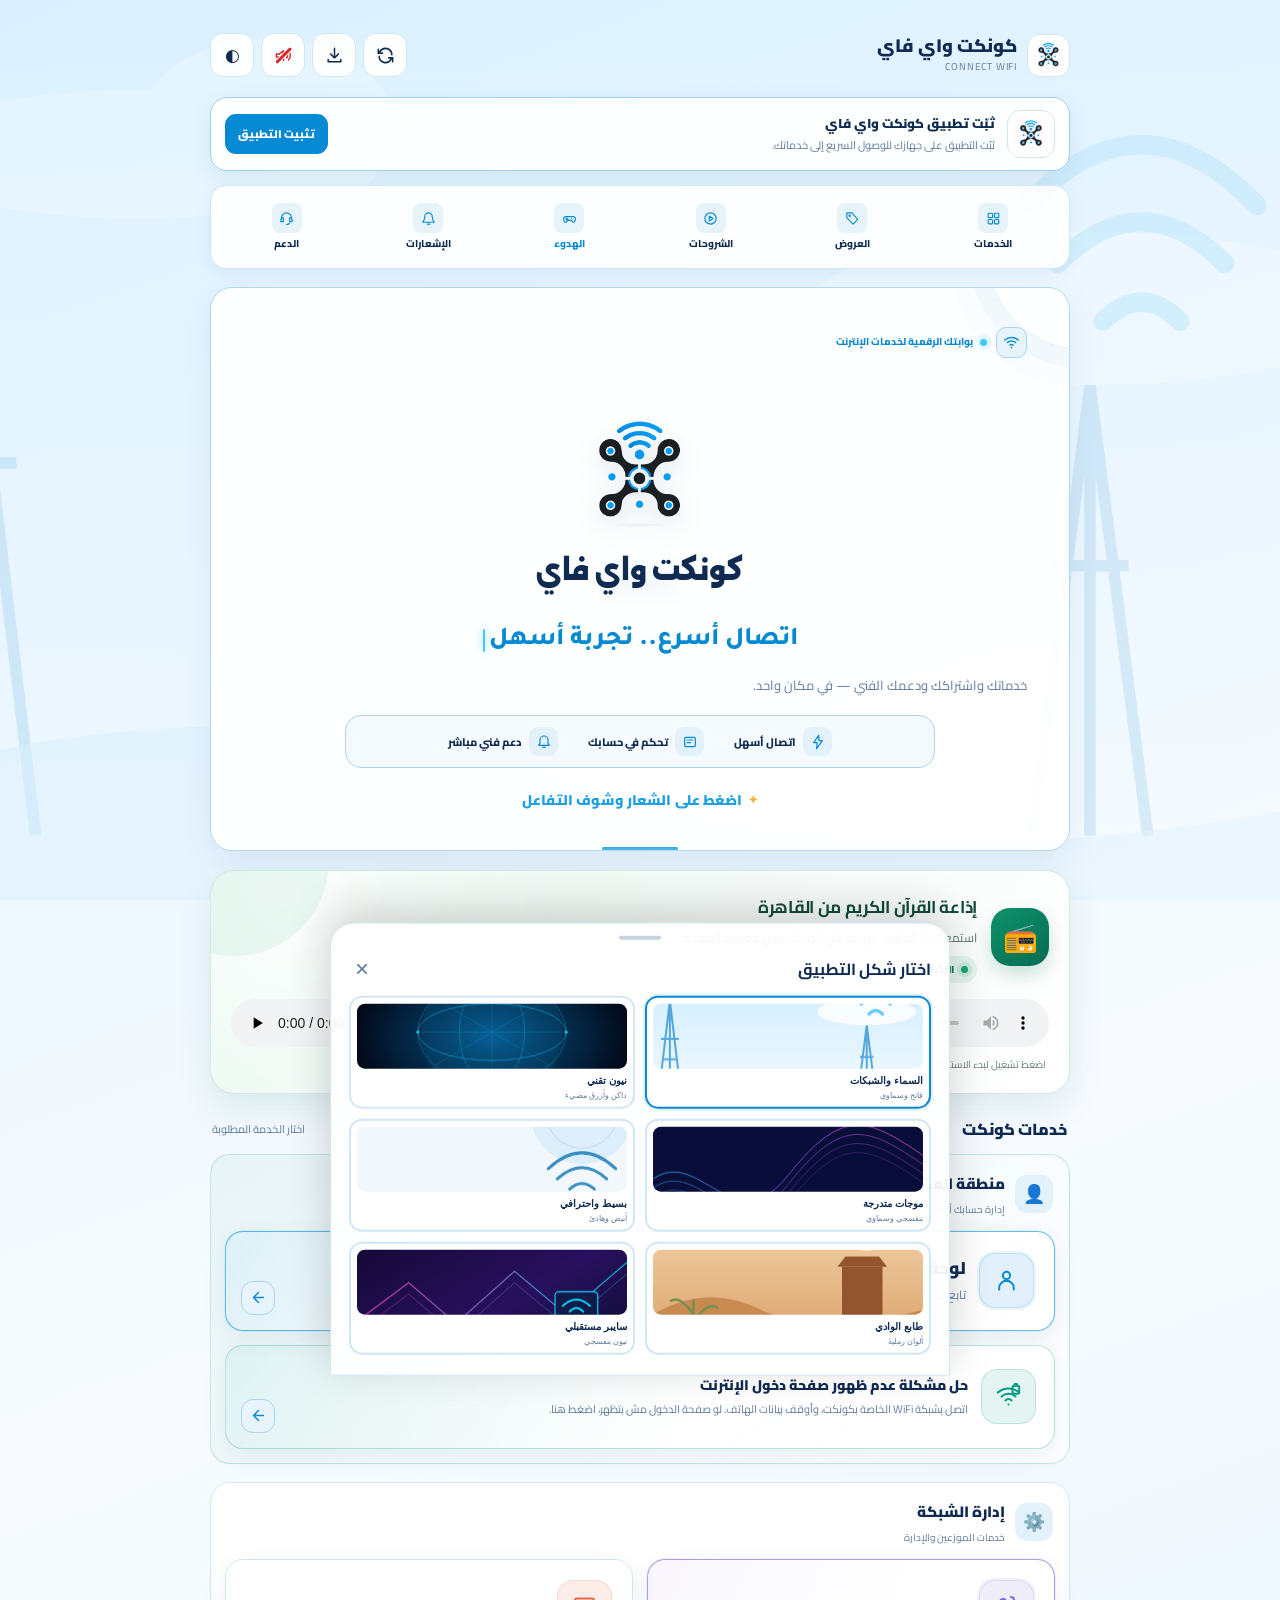
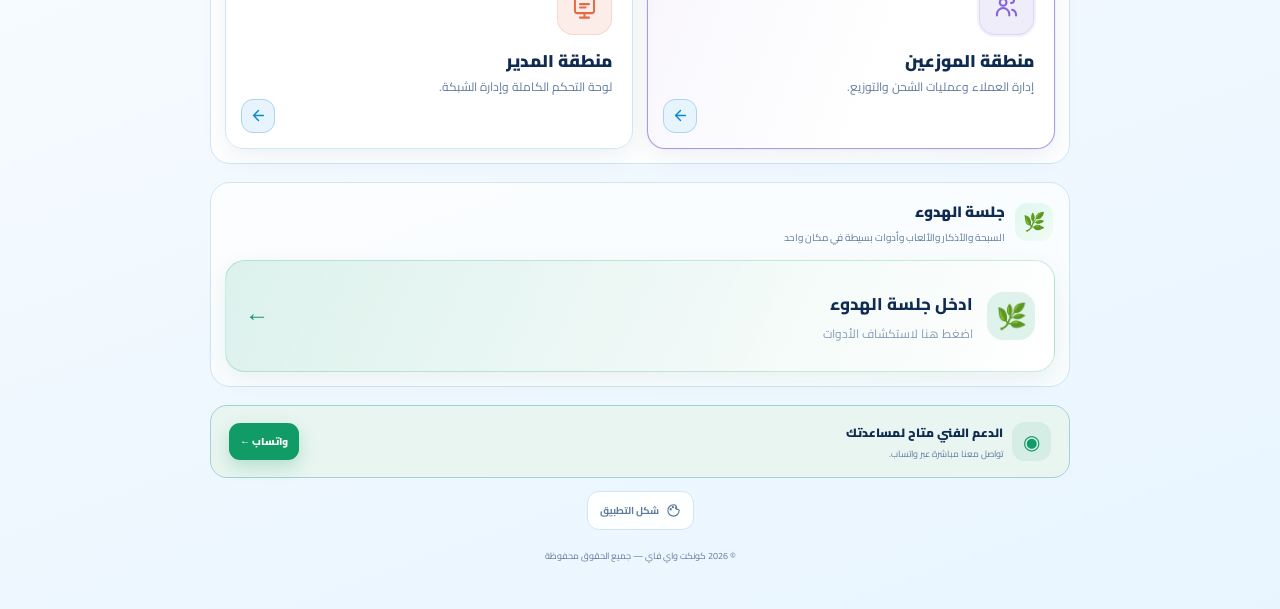
<file: index.html>
<!doctype html>
<html lang="ar" dir="rtl">
<head>
<meta charset="utf-8">
<meta name="viewport" content="width=device-width,initial-scale=1,viewport-fit=cover">
<meta name="theme-color" content="#eff7ff">
<meta name="description" content="تطبيق كونكت واي فاي لإدارة حسابك وخدمات الشبكة والدعم الفني.">
<link rel="manifest" href="./manifest.webmanifest">
<link rel="icon" href="./icons/icon-192.png">
<link rel="apple-touch-icon" href="./icons/icon-192.png">
<title>كونكت واي فاي</title>
<link rel="stylesheet" href="./assets/fonts/fonts.css">
<style>
*{box-sizing:border-box}html{min-height:100%;scroll-behavior:smooth}body{margin:0;min-height:100vh;font-family:"Cairo",Tahoma,sans-serif;color:var(--text);background:var(--bg);padding-bottom:calc(22px + env(safe-area-inset-bottom));transition:background .25s,color .25s}
:root{--bg:#eff7ff;--panel:#fff;--text:#142846;--muted:#687b94;--line:#dce8f2;--accent:#087fc7;--accent2:#39bce8;--support:#119b66;--shadow:0 8px 25px rgba(22,75,119,.08)}
body[data-theme="sky"]{--bg:#eaf6ff;--panel:rgba(255,255,255,.94);--text:#102b52;--muted:#607b9e;--line:#cfe6f4;--accent:#0789d4;--accent2:#42c9f2;background:linear-gradient(160deg,#dff2ff,#f7fbff 55%,#e8f5ff)}
body[data-theme="neon"]{--bg:#061326;--panel:rgba(7,25,48,.94);--text:#f3f9ff;--muted:#9db7d2;--line:rgba(40,180,255,.28);--accent:#00c8ff;--accent2:#7a64ff;--support:#08c98b;background:radial-gradient(ellipse at 50% 0%,#073d69,transparent 45%),#041022}
body[data-theme="waves"]{--bg:#090e35;--panel:rgba(20,25,75,.94);--text:#fff;--muted:#c1c5e9;--line:rgba(130,115,255,.3);--accent:#ff5fc8;--accent2:#32d9ff;--support:#16c98b;background:radial-gradient(ellipse at 10% 80%,rgba(239,52,180,.22),transparent 38%),#080d31}
body[data-theme="minimal"]{--bg:#f4f6fa;--panel:#fff;--text:#192b43;--muted:#718096;--line:#e4eaf1;--accent:#1769aa;--accent2:#36a8cf;--support:#16875e;background:#f4f6fa}
body[data-theme="desert"]{--bg:#f9efe0;--panel:rgba(255,250,241,.96);--text:#422d21;--muted:#876b53;--line:rgba(133,83,43,.2);--accent:#c56a25;--accent2:#e7a34c;--support:#21865b;background:linear-gradient(160deg,#f5dfc1,#fff8ed 65%,#efd8b7)}
body[data-theme="cyber"]{--bg:#10082d;--panel:rgba(28,15,67,.95);--text:#fff;--muted:#c6b8e8;--line:rgba(171,105,255,.32);--accent:#20d9ff;--accent2:#bd4cff;--support:#18d18b;background:radial-gradient(ellipse at 80% 0%,#42106a,transparent 40%),#0b0623}
.bg-art{position:fixed;inset:0;z-index:-1;pointer-events:none;background-position:center top;background-size:cover;opacity:.19}
body[data-theme="sky"] .bg-art{background-image:url("./backgrounds/sky.svg")}
body[data-theme="neon"] .bg-art{background-image:url("./backgrounds/neon.svg");opacity:.35}
body[data-theme="waves"] .bg-art{background-image:url("./backgrounds/waves.svg");opacity:.42}
body[data-theme="minimal"] .bg-art{background-image:url("./backgrounds/minimal.svg");opacity:.28}
body[data-theme="desert"] .bg-art{background-image:url("./backgrounds/desert.svg");opacity:.35}
body[data-theme="cyber"] .bg-art{background-image:url("./backgrounds/cyber.svg");opacity:.4}
.app{width:min(100% - 28px,540px);margin:0 auto;padding:calc(12px + env(safe-area-inset-top)) 0 10px}
.topbar{height:54px;display:flex;align-items:center;justify-content:space-between;gap:12px}
.brand{display:flex;align-items:center;gap:10px;min-width:0}.logo{width:43px;height:43px;object-fit:contain;background:#fff;border-radius:13px;border:1px solid var(--line);padding:2px}
.brand-name{font-size:16px;font-weight:900;line-height:1.3}.brand-sub{font-size:9px;letter-spacing:.8px;color:var(--muted)}

.top-actions{display:flex;align-items:center;gap:8px}
.header-action svg{width:19px;height:19px;fill:none;stroke:currentColor;stroke-width:1.9;stroke-linecap:round;stroke-linejoin:round}
.header-action{display:grid;place-items:center}
.header-action:active{transform:scale(.94)}
@media(max-width:420px){.top-actions{gap:6px}.header-action,.top-actions .round-btn{width:38px;height:38px;min-width:38px}}
.top-actions{display:flex;gap:7px}.round-btn{width:38px;height:38px;border-radius:13px;border:1px solid var(--line);background:var(--panel);color:var(--text);display:grid;place-items:center;font-size:17px;cursor:pointer}
/* V23: compact five-item navigation — all shortcuts visible without horizontal scrolling */
.quick-nav{position:sticky;top:6px;z-index:15;display:grid;grid-template-columns:repeat(5,minmax(0,1fr));gap:5px;margin:9px 0 14px;padding:6px;border:1px solid var(--line);border-radius:16px;background:color-mix(in srgb,var(--panel) 94%,transparent);backdrop-filter:blur(14px);-webkit-backdrop-filter:blur(14px);box-shadow:0 5px 18px rgba(22,75,119,.06)}
.quick-nav a{min-width:0;min-height:55px;display:flex;flex-direction:column;align-items:center;justify-content:center;gap:4px;padding:5px 1px;border-radius:11px;text-decoration:none;color:var(--text);background:transparent;border:1px solid transparent;font-size:clamp(7px,2.05vw,9px);font-weight:800;line-height:1.25;white-space:nowrap;text-align:center;transition:background .2s,border-color .2s,transform .2s}
.quick-nav a:hover,.quick-nav a:focus-visible{background:color-mix(in srgb,var(--accent) 8%,var(--panel));border-color:color-mix(in srgb,var(--accent) 18%,var(--line));outline:none}
.quick-nav a:active{transform:scale(.95)}.quick-nav .quick-icon{width:25px;height:25px;display:grid;place-items:center;border-radius:8px;background:color-mix(in srgb,var(--accent) 10%,var(--panel));color:var(--accent)}
.quick-nav .quick-icon svg{width:15px;height:15px;fill:none;stroke:currentColor;stroke-width:1.8;stroke-linecap:round;stroke-linejoin:round;display:block}
#services,#notifications,#offers,#help-center,#support{scroll-margin-top:82px}
@media(min-width:700px){.quick-nav{margin:10px 0 18px;gap:8px;padding:7px}.quick-nav a{min-height:58px;font-size:11px;gap:5px}.quick-nav .quick-icon{width:27px;height:27px}}
@media(min-width:700px){.quick-nav{margin:10px 0 18px;justify-content:center}.quick-nav a{font-size:11px;padding:9px 14px}}
.hero{position:relative;margin:17px 0 19px;padding:23px 19px 21px;border-radius:23px;background:var(--panel);border:1px solid var(--line);box-shadow:var(--shadow);overflow:hidden}
.hero:after{content:"";position:absolute;width:155px;height:155px;border-radius:50%;border:1px solid color-mix(in srgb,var(--accent) 25%,transparent);left:-64px;top:-90px;box-shadow:0 0 0 17px color-mix(in srgb,var(--accent) 5%,transparent),0 0 0 36px color-mix(in srgb,var(--accent) 3%,transparent)}
.eyebrow{display:inline-flex;align-items:center;gap:7px;color:var(--accent);font-size:10px;font-weight:800}.live-dot{width:7px;height:7px;border-radius:50%;background:var(--accent2);box-shadow:0 0 0 4px color-mix(in srgb,var(--accent2) 14%,transparent)}
h1{font-size:clamp(26px,7vw,34px);font-weight:900;line-height:1.45;margin:9px 0 4px;letter-spacing:-.4px}
h1 span{color:var(--accent)}.hero p{font-size:11px;line-height:1.9;color:var(--muted);margin:0;max-width:340px}
.section-title{display:flex;align-items:center;justify-content:space-between;margin:0 2px 10px}.section-title h2{font-size:14px;font-weight:900;margin:0}.section-title span{font-size:9px;color:var(--muted)}
.services{display:grid;grid-template-columns:1fr;gap:10px}
.service{min-height:90px;display:flex;align-items:center;gap:13px;padding:13px 14px;border-radius:18px;background:var(--panel);border:1px solid var(--line);box-shadow:var(--shadow);text-decoration:none;color:var(--text);transition:transform .2s,border-color .2s;position:relative;overflow:hidden}
.service:active{transform:scale(.985)}.service:hover{border-color:var(--accent)}
.service-icon{width:53px;height:53px;flex:none;border-radius:16px;display:grid;place-items:center;background:color-mix(in srgb,var(--accent) 12%,var(--panel));color:var(--accent);border:1px solid color-mix(in srgb,var(--accent) 17%,transparent)}
.service-icon svg{width:27px;height:27px;fill:none;stroke:currentColor;stroke-width:1.8;stroke-linecap:round;stroke-linejoin:round}
.service-copy{flex:1;min-width:0}.service h3{font-size:15px;font-weight:900;margin:0 0 2px;line-height:1.55}.service p{font-size:10px;line-height:1.7;color:var(--muted);margin:0}
.go{width:34px;height:34px;flex:none;border-radius:12px;display:grid;place-items:center;background:color-mix(in srgb,var(--accent) 9%,var(--panel));color:var(--accent);border:1px solid color-mix(in srgb,var(--accent) 18%,var(--line));transition:transform .22s,background .22s,border-color .22s}.go svg{width:17px;height:17px;fill:none;stroke:currentColor;stroke-width:2;stroke-linecap:round;stroke-linejoin:round}.service:hover .go{transform:translateX(-3px);background:color-mix(in srgb,var(--accent) 16%,var(--panel));border-color:var(--accent)}.service:active .go{transform:scale(.92)}
.service.agent .service-icon{--accent:#8265d8;color:#8265d8;background:color-mix(in srgb,#8265d8 12%,var(--panel))}
.service.admin .service-icon{--accent:#e46b48;color:#e46b48;background:color-mix(in srgb,#e46b48 12%,var(--panel))}
.support{margin-top:15px;display:flex;align-items:center;justify-content:space-between;gap:10px;padding:12px 13px;border-radius:17px;background:color-mix(in srgb,var(--support) 9%,var(--panel));border:1px solid color-mix(in srgb,var(--support) 25%,var(--line))}
.support-copy{display:flex;align-items:center;gap:9px;min-width:0}.wa{width:39px;height:39px;flex:none;border-radius:13px;display:grid;place-items:center;background:color-mix(in srgb,var(--support) 17%,var(--panel));color:var(--support);font-size:20px}
.support h3{font-size:12px;margin:0;font-weight:900}.support p{font-size:9px;margin:1px 0 0;color:var(--muted)}
.support-link{padding:9px 11px;border-radius:11px;background:var(--support);color:#fff;text-decoration:none;font-size:10px;font-weight:900;white-space:nowrap}
.tools{display:flex;justify-content:center;gap:9px;margin:13px 0 0}.tool-btn{display:flex;align-items:center;gap:7px;border:1px solid var(--line);background:var(--panel);color:var(--muted);border-radius:12px;padding:9px 12px;font:700 10px "Cairo",sans-serif;cursor:pointer}
.tool-btn svg{width:15px;height:15px;fill:none;stroke:currentColor;stroke-width:1.8;stroke-linecap:round;stroke-linejoin:round}
.footer{text-align:center;font-size:9px;color:var(--muted);padding:17px 0 5px}
.sheet-backdrop{position:fixed;inset:0;background:rgba(3,14,30,.48);z-index:20;opacity:0;pointer-events:none;transition:opacity .25s}
.sheet-backdrop.open{opacity:1;pointer-events:auto}
.sheet{position:fixed;z-index:21;bottom:0;left:0;right:0;max-height:min(78vh,680px);overflow:auto;padding:12px 18px calc(20px + env(safe-area-inset-bottom));background:var(--panel);color:var(--text);border-radius:24px 24px 0 0;border:1px solid var(--line);box-shadow:0 -12px 45px rgba(0,0,0,.18);transform:translateY(105%);transition:transform .3s ease}
.sheet.open{transform:translateY(0)}.handle{width:42px;height:4px;border-radius:5px;background:var(--muted);opacity:.35;margin:0 auto 14px}
.sheet-head{display:flex;align-items:center;justify-content:space-between;margin-bottom:12px}.sheet-head h2{font-size:16px;margin:0}.close{border:0;background:transparent;color:var(--muted);font-size:24px}
.theme-grid{display:grid;grid-template-columns:repeat(2,minmax(0,1fr));gap:10px}
.theme-option{border:2px solid var(--line);border-radius:13px;padding:6px;background:var(--panel);color:var(--text);text-align:right;cursor:pointer;min-width:0}
.theme-option[aria-pressed="true"]{border-color:var(--accent);box-shadow:0 0 0 2px color-mix(in srgb,var(--accent) 12%,transparent)}
.swatch{height:65px;border-radius:8px;background-size:cover;background-position:center;margin-bottom:6px}
.theme-option[data-theme-choice="sky"] .swatch{background-image:url("./backgrounds/sky.svg")}
.theme-option[data-theme-choice="neon"] .swatch{background-image:url("./backgrounds/neon.svg")}
.theme-option[data-theme-choice="waves"] .swatch{background-image:url("./backgrounds/waves.svg")}
.theme-option[data-theme-choice="minimal"] .swatch{background-image:url("./backgrounds/minimal.svg")}
.theme-option[data-theme-choice="desert"] .swatch{background-image:url("./backgrounds/desert.svg")}
.theme-option[data-theme-choice="cyber"] .swatch{background-image:url("./backgrounds/cyber.svg")}
.theme-option strong{font-size:10px;display:block}.theme-option small{font-size:8px;color:var(--muted)}
.toast{position:fixed;z-index:30;bottom:calc(18px + env(safe-area-inset-bottom));left:50%;transform:translate(-50%,15px);opacity:0;pointer-events:none;background:#15243b;color:#fff;border-radius:10px;padding:11px 15px;font-size:11px;transition:.25s;max-width:calc(100% - 28px);text-align:center}
.toast.on{opacity:1;transform:translate(-50%,0)}

/* V17: animated Arabic display headline + responsive support CTA */
.hero-title{
 font-family:"Alexandria","Cairo",sans-serif;
 font-size:clamp(31px,8vw,43px);
 font-weight:400;
 line-height:1.35;
 letter-spacing:.1px;
 margin:8px 0 1px;
 color:var(--text);
 text-shadow:0 3px 16px color-mix(in srgb,var(--accent) 14%,transparent);
}
.type-line{
 font-family:"Tajawal","Cairo",sans-serif;
 font-weight:800;
 min-height:42px;
 display:flex;
 align-items:center;
 justify-content:center;
 gap:4px;
 direction:rtl;
 color:var(--accent);
 font-size:clamp(23px,6vw,31px);
 line-height:1.55;
 margin:0 0 7px;
}
.type-cursor{
 display:inline-block;
 width:2px;
 height:1.05em;
 border-radius:2px;
 background:var(--accent2);
 box-shadow:0 0 9px var(--accent2);
 animation:cursorBlink .75s steps(2,start) infinite;
}
@keyframes cursorBlink{to{visibility:hidden}}
.support-link{
 position:relative;
 isolation:isolate;
 transform-origin:center;
 animation:supportBounce 2.8s ease-in-out infinite;
 box-shadow:0 7px 18px color-mix(in srgb,var(--support) 24%,transparent);
}
.support-link:before{
 content:"";
 position:absolute;
 inset:-4px;
 z-index:-1;
 border:1px solid color-mix(in srgb,var(--support) 42%,transparent);
 border-radius:14px;
 opacity:0;
 animation:supportRipple 2.8s ease-out infinite;
}
.support-link:active{transform:scale(.94);animation:none}
.support-link:hover{animation-play-state:paused;filter:brightness(1.07)}
@keyframes supportBounce{
 0%,72%,100%{transform:translateY(0) scale(1)}
 78%{transform:translateY(-4px) scale(1.025)}
 84%{transform:translateY(0) scale(.99)}
 90%{transform:translateY(-2px) scale(1.01)}
}
@keyframes supportRipple{
 0%,65%{transform:scale(.96);opacity:0}
 73%{opacity:.55}
 100%{transform:scale(1.16);opacity:0}
}
@media(prefers-reduced-motion:reduce){
 .support-link,.support-link:before,.type-cursor{animation:none!important}
}


/* V19: customer announcements and current offers */
.content-hub{display:grid;grid-template-columns:1fr;gap:12px;margin:16px 0 2px}
.content-panel{min-width:0;padding:14px;border:1px solid var(--line);border-radius:18px;background:var(--panel);box-shadow:var(--shadow)}
.content-head{display:flex;align-items:center;justify-content:space-between;gap:8px;margin-bottom:11px}
.content-heading{display:flex;align-items:center;gap:8px;min-width:0}
.content-symbol{width:34px;height:34px;flex:none;border-radius:11px;display:grid;place-items:center;background:color-mix(in srgb,var(--accent) 11%,var(--panel));color:var(--accent)}
.content-symbol svg{width:18px;height:18px;fill:none;stroke:currentColor;stroke-width:1.8;stroke-linecap:round;stroke-linejoin:round}
.content-heading h2{font-size:13px;font-weight:900;margin:0}
.content-heading small{display:block;color:var(--muted);font-size:9px;margin-top:1px}
.content-more{border:0;background:transparent;color:var(--accent);font:800 10px "Cairo",sans-serif;white-space:nowrap;cursor:pointer;padding:6px}
.content-list{display:grid;gap:8px}
.content-item{padding:10px 11px;border-radius:13px;background:color-mix(in srgb,var(--accent) 4%,var(--panel));border:1px solid color-mix(in srgb,var(--line) 80%,transparent);min-width:0}
.content-item-top{display:flex;align-items:center;justify-content:space-between;gap:8px;margin-bottom:4px}
.content-item h3{font-size:11px;line-height:1.6;margin:0;font-weight:900;color:var(--text)}
.content-date{font-size:8px;color:var(--muted);white-space:nowrap}
.content-item p{font-size:10px;line-height:1.8;color:var(--muted);margin:0;overflow-wrap:anywhere}
.content-tag{display:inline-flex;align-items:center;padding:3px 7px;border-radius:20px;font-size:8px;font-weight:800;background:color-mix(in srgb,var(--accent) 10%,var(--panel));color:var(--accent);margin-top:6px}
.content-tag.alert{color:#b65a21;background:#fff0e4}.content-tag.maintenance{color:#8265d8;background:#f0ebff}
.content-empty{padding:15px 9px;text-align:center;border:1px dashed var(--line);border-radius:13px;color:var(--muted);font-size:10px;line-height:1.8}
.offer-item img{display:block;width:100%;max-height:135px;object-fit:cover;border-radius:10px;margin:0 0 8px;background:var(--line)}
.offer-action{display:inline-flex;margin-top:8px;padding:7px 10px;border-radius:9px;background:var(--accent);color:white;text-decoration:none;font-size:9px;font-weight:900}
.content-status{font-size:8px;color:var(--muted);margin-top:8px;text-align:left}
@media(min-width:700px){.content-hub{grid-template-columns:repeat(2,minmax(0,1fr));gap:14px;margin-top:18px}.content-panel{padding:15px}.content-item{padding:11px}}

@media(min-width:700px){body{padding-bottom:30px}.app{width:min(100% - 48px,760px);padding-top:25px}.hero{padding:35px 32px;margin:24px 0}.hero p{font-size:13px}.services{grid-template-columns:repeat(3,minmax(0,1fr));gap:14px}.service{min-height:175px;align-items:flex-start;flex-direction:column;padding:18px}.service-icon{width:55px;height:55px}.service h3{font-size:16px}.service p{font-size:11px}.go{position:absolute;left:15px;bottom:15px}.support{padding:15px 18px}.sheet{width:min(100%,620px);left:50%;right:auto;transform:translate(-50%,105%);border-radius:24px 24px 0 0}.sheet.open{transform:translate(-50%,0)}}
@media(prefers-reduced-motion:reduce){*,*:before,*:after{animation:none!important;transition:none!important;scroll-behavior:auto!important}}

/* V21: customer help center */
.help-center{margin-top:18px}
.help-groups{display:grid;grid-template-columns:1fr;gap:12px}
.help-group{background:var(--panel);border:1px solid var(--line);border-radius:18px;padding:13px;box-shadow:var(--shadow);min-width:0}
.help-group-head{display:flex;align-items:center;gap:9px;margin-bottom:10px}
.help-group-icon{width:36px;height:36px;display:grid;place-items:center;border-radius:12px;background:color-mix(in srgb,var(--accent) 12%,var(--panel));color:var(--accent);font-size:17px}
.help-group-head h3{font-size:13px;margin:0;font-weight:900}.help-group-head p{font-size:9px;color:var(--muted);margin:1px 0 0}
.help-list{display:grid;grid-template-columns:1fr;gap:8px}
.help-link{display:flex;align-items:center;gap:10px;padding:8px;border:1px solid var(--line);border-radius:13px;color:var(--text);text-decoration:none;min-width:0;transition:border-color .2s,transform .2s;background:color-mix(in srgb,var(--panel) 94%,var(--bg))}
.help-link:hover{border-color:var(--accent)}.help-link:active{transform:scale(.99)}
.help-thumb{width:82px;height:54px;flex:none;border-radius:9px;background:color-mix(in srgb,var(--accent) 7%,var(--panel));display:grid;place-items:center}.youtube-thumb svg{width:43px;height:31px;display:block}
.help-copy{flex:1;min-width:0}.help-copy strong{display:block;font-size:10px;line-height:1.6}.help-copy small{display:block;color:var(--muted);font-size:8px;margin-top:2px}
.help-play{width:27px;height:27px;flex:none;border-radius:50%;display:grid;place-items:center;background:color-mix(in srgb,#e53935 12%,var(--panel));color:#e53935;font-size:11px}
.help-download{display:flex;align-items:center;justify-content:center;gap:8px;margin-top:9px;padding:10px;border-radius:12px;background:color-mix(in srgb,var(--support) 10%,var(--panel));border:1px solid color-mix(in srgb,var(--support) 25%,var(--line));color:var(--support);font-size:10px;font-weight:900;text-decoration:none}
@media(min-width:700px){.help-groups{grid-template-columns:repeat(2,minmax(0,1fr))}.help-group:first-child{grid-column:1/-1}.help-group:first-child .help-list{grid-template-columns:repeat(2,minmax(0,1fr))}.help-group:first-child .help-link:last-child{grid-column:1/-1}}


/* V26: quiet update feedback and ambient audio control */
.header-action.sound-on{color:var(--accent);background:color-mix(in srgb,var(--accent) 13%,var(--panel));position:relative}
.header-action.sound-off{color:#dc2626;position:relative}
.header-action.sound-off::after{content:"";position:absolute;width:21px;height:2.5px;background:#dc2626;border-radius:3px;transform:rotate(-45deg);box-shadow:0 0 0 1px var(--panel);pointer-events:none}
.sound-indicator{position:absolute;width:6px;height:6px;border-radius:50%;background:#16a36a;right:4px;top:4px;box-shadow:0 0 0 2px var(--panel)}
.header-action.is-updating{position:relative;opacity:.9}.header-action.is-updating svg{animation:none!important;opacity:.18}.header-action.is-updating::after{content:"";position:absolute;width:17px;height:17px;border:2px solid currentColor;border-left-color:transparent;border-radius:50%;animation:connect-spin .8s linear infinite}
@keyframes connect-spin{to{transform:rotate(360deg)}}
.header-action:disabled{opacity:.8;cursor:wait}
.update-notice{position:fixed;z-index:100;top:14px;left:50%;transform:translate(-50%,-18px);width:min(92vw,430px);display:flex;align-items:center;gap:11px;padding:13px 16px;border:1px solid var(--line);border-radius:17px;background:var(--panel);color:var(--text);box-shadow:0 12px 34px #10294b25;font-size:13px;font-weight:800;line-height:1.7;opacity:0;pointer-events:none;transition:opacity .25s,transform .25s}
.update-notice.on{opacity:1;transform:translate(-50%,0)}
.update-notice-icon{width:28px;height:28px;flex:none;border-radius:50%;display:grid;place-items:center;background:color-mix(in srgb,var(--accent) 13%,var(--panel));color:var(--accent)}
.update-notice.success .update-notice-icon{background:#dcfce7;color:#15803d}
.update-notice.error .update-notice-icon{background:#fee2e2;color:#b91c1c}
.update-notice.loading .update-notice-icon:before{content:"";width:15px;height:15px;border:2px solid currentColor;border-left-color:transparent;border-radius:50%;animation:connect-spin .8s linear infinite}
.update-notice.success .update-notice-icon:before{content:"✓";font-size:19px}
.update-notice.error .update-notice-icon:before{content:"!";font-size:18px}
@media(max-width:420px){.top-actions{gap:5px}.header-action,.top-actions .round-btn{width:36px;height:36px;min-width:36px}}


/* V32: refined premium hero identity */
.hero-premium{
 position:relative; isolation:isolate; display:flex; flex-direction:column; align-items:flex-start;
 min-height:0; padding:25px 25px 23px; margin:17px 0 19px; text-align:right;
 background:linear-gradient(125deg,color-mix(in srgb,var(--panel) 96%,white),var(--panel));
 border:1px solid color-mix(in srgb,var(--accent) 15%,var(--line));
 border-radius:22px; box-shadow:0 12px 34px rgba(24,83,130,.075);
}
.hero-premium:after{width:190px;height:190px;left:auto;right:-115px;top:-120px;border-color:color-mix(in srgb,var(--accent) 13%,transparent);box-shadow:0 0 0 18px color-mix(in srgb,var(--accent) 3%,transparent),0 0 0 38px color-mix(in srgb,var(--accent) 2%,transparent);z-index:-1}
.hero-brandline{display:flex;align-items:center;gap:9px;margin-bottom:8px}
.hero-mark{width:31px;height:31px;display:grid;place-items:center;border-radius:10px;background:color-mix(in srgb,var(--accent) 10%,var(--panel));color:var(--accent);border:1px solid color-mix(in srgb,var(--accent) 18%,var(--line))}
.hero-mark svg{width:19px;height:19px;fill:none;stroke:currentColor;stroke-width:1.8;stroke-linecap:round}
.hero-premium .eyebrow{font-size:10px;letter-spacing:0}
.hero-premium .hero-title{font-family:"Alexandria","Cairo",sans-serif;font-size:clamp(27px,5.2vw,36px);font-weight:650;line-height:1.35;letter-spacing:-1px;margin:0 0 1px;color:var(--text);text-shadow:none}
.hero-premium .hero-title span{color:var(--accent);font-weight:750}
.hero-premium .type-line{justify-content:flex-start;min-height:0;font-size:clamp(17px,3.5vw,23px);font-weight:750;line-height:1.5;margin:0 0 7px;gap:3px}
.hero-premium .type-cursor{height:.9em;width:2px}
.hero-premium p{font-size:11px;line-height:1.8;max-width:none;margin:0;color:var(--muted)}
.hero-accent{position:absolute;right:0;top:22px;bottom:22px;width:3px;border-radius:4px;background:linear-gradient(180deg,var(--accent),color-mix(in srgb,var(--accent2) 55%,var(--accent)));opacity:.8}
@media(min-width:700px){.hero-premium{padding:27px 30px 25px;min-height:195px;justify-content:center}.hero-premium .hero-title{font-size:38px}.hero-premium .type-line{font-size:23px}.hero-premium p{font-size:12px}}
@media(max-width:420px){.hero-premium{padding:21px 19px 19px;border-radius:19px}.hero-premium .hero-title{font-size:29px}.hero-premium .type-line{font-size:18px}.hero-mark{width:29px;height:29px}}
/* V33: balanced hero typography and centered content rhythm */
.hero-premium{align-items:center;text-align:center;padding:30px 28px 28px;gap:0;min-height:0}
.hero-brandline{justify-content:center;flex-wrap:wrap;margin:0 0 13px;gap:9px}
.hero-premium .eyebrow{font-size:10px;line-height:1.7}
.hero-premium .hero-title{font-size:clamp(27px,4.4vw,34px);line-height:1.45;letter-spacing:-.45px;margin:0 0 5px;font-weight:650}
.hero-premium .type-line{justify-content:center;min-height:0;font-size:clamp(17px,2.7vw,21px);line-height:1.65;margin:0 0 10px;gap:4px}
.hero-premium p{font-size:12px;line-height:1.9;max-width:100%;margin:0 auto;letter-spacing:0}
.hero-accent{right:50%;top:auto;bottom:0;transform:translateX(50%);width:76px;height:3px}
.hero-premium:after{right:-110px;left:auto;top:-130px}
@media(min-width:700px){.hero-premium{padding:29px 38px 30px;min-height:190px}.hero-premium .hero-title{font-size:35px}.hero-premium .type-line{font-size:21px}.hero-premium p{font-size:12px}}
@media(max-width:420px){.hero-premium{padding:24px 17px 23px;gap:0}.hero-brandline{margin-bottom:10px}.hero-premium .hero-title{font-size:27px;margin-bottom:5px}.hero-premium .type-line{font-size:17px;margin-bottom:8px}.hero-premium p{font-size:10px}.hero-accent{width:58px}}


.update-notice.has-action{pointer-events:auto;flex-wrap:wrap;justify-content:flex-start}
.update-notice.has-action #updateNoticeText{flex:1;min-width:150px}
.apply-update{border:0;border-radius:10px;padding:9px 14px;background:var(--accent);color:#fff;font:inherit;font-weight:900;cursor:pointer;white-space:nowrap}
.apply-update[hidden]{display:none}
#refreshApp svg{width:18px;height:18px;stroke-width:2.2}
#refreshApp{color:var(--text)}
#refreshApp svg{width:19px;height:19px;fill:none;stroke:currentColor;stroke-width:2;stroke-linecap:round;stroke-linejoin:round}
#refreshApp:not(.is-updating)::after{content:none}
#refreshApp.is-updating svg{opacity:.25}

/* V37: right-to-left alignment for the Connect WiFi brand title */
.hero-premium .hero-title{
 direction:rtl;
 text-align:right;
 align-self:stretch;
 width:100%;
 unicode-bidi:plaintext;
}

/* V38: restore prominent Connect WiFi hero title and enlarge desktop layout */
@media(min-width:700px){
 .app{width:min(100% - 56px,860px)}
 .hero-premium{padding:34px 42px 32px;min-height:220px}
 .hero-premium .hero-title{font-size:48px;line-height:1.4;font-weight:650;letter-spacing:-.7px;direction:rtl;text-align:right;align-self:stretch;width:100%}
 .hero-premium .type-line{font-size:26px;line-height:1.6}
 .hero-premium p{font-size:13px}
 .hero-brandline{margin-bottom:15px}
 .topbar{height:60px}
 .brand-name{font-size:18px}
 .brand-sub{font-size:10px}
 .round-btn{width:44px;height:44px}
 .quick-nav a{font-size:12px;min-height:62px}
 .quick-nav .quick-icon{width:30px;height:30px}
 .section-title h2{font-size:16px}
 .section-title span{font-size:11px}
 .service{min-height:190px;padding:20px}
 .service h3{font-size:17px}
 .service p{font-size:12px;line-height:1.9}
}
@media(max-width:699px){
 .hero-premium .hero-title{direction:rtl;text-align:right;align-self:stretch;width:100%;font-size:clamp(30px,7vw,38px)}
}

/* V39: RTL alignment for hero eyebrow and supporting description */
.hero-premium .hero-brandline{
 direction:rtl;
 justify-content:flex-start;
 align-self:stretch;
 width:100%;
 text-align:right;
}
.hero-premium .eyebrow{
 direction:rtl;
 text-align:right;
}
.hero-premium > p{
 direction:rtl;
 text-align:right;
 align-self:stretch;
 width:100%;
 margin-right:0;
 margin-left:0;
}

/* V40: anchor the eyebrow line to the right edge in RTL */
.hero-premium .hero-brandline{direction:rtl;justify-content:flex-start;text-align:right}
.hero-premium .eyebrow{direction:rtl;text-align:right;unicode-bidi:plaintext}

.install-guide{display:flex;align-items:center;gap:12px;margin:12px 0 14px;padding:12px 14px;border:1px solid color-mix(in srgb,var(--accent) 25%,var(--line));border-radius:17px;background:var(--panel);box-shadow:var(--shadow);direction:rtl;text-align:right}
.install-guide[hidden]{display:none}.install-guide-logo{width:48px;height:48px;flex:none;object-fit:contain;border-radius:13px;background:#fff;border:1px solid var(--line);padding:3px}
.install-guide-copy{display:flex;flex:1;min-width:0;flex-direction:column;gap:3px}.install-guide-copy strong{font-size:13px;font-weight:900;color:var(--text);line-height:1.5}.install-guide-copy span{font-size:11px;color:var(--muted);line-height:1.65}
.install-guide-action{flex:none;border:0;border-radius:11px;background:var(--accent);color:#fff;padding:10px 13px;font:inherit;font-size:11px;font-weight:900;cursor:pointer}
.install-guide.browser-warning{border-color:#f0b35b;background:color-mix(in srgb,#fff7e8 85%,var(--panel))}
@media(max-width:480px){.install-guide{gap:9px;padding:10px}.install-guide-logo{width:42px;height:42px}.install-guide-copy strong{font-size:12px}.install-guide-copy span{font-size:10px}.install-guide-action{padding:9px 10px;font-size:10px}}

.install-success{position:fixed;inset:0;z-index:300;display:grid;place-items:center;padding:20px;background:rgba(9,28,52,.48);backdrop-filter:blur(5px)}
.install-success[hidden]{display:none}
.install-success-card{width:min(100%,390px);padding:25px 22px;border-radius:24px;background:var(--panel);border:1px solid var(--line);box-shadow:0 22px 70px rgba(8,35,65,.24);text-align:center;direction:rtl}
.install-success-logo{width:76px;height:76px;object-fit:contain;padding:5px;border-radius:20px;background:#fff;border:1px solid var(--line)}
.install-success-card h2{font-size:19px;line-height:1.6;margin:14px 0 7px;color:var(--text)}
.install-success-card p{font-size:13px;line-height:1.9;color:var(--muted);margin:0}
.install-success-steps{display:flex;align-items:center;justify-content:center;gap:8px;flex-wrap:wrap;margin:17px 0;padding:12px;border-radius:14px;background:color-mix(in srgb,var(--accent) 8%,var(--panel));font-size:11px;font-weight:800;color:var(--text)}
.install-success-steps span{display:grid;place-items:center;width:22px;height:22px;border-radius:50%;background:var(--accent);color:white}
.install-success-close{width:100%;border:0;border-radius:13px;padding:12px;background:var(--accent);color:#fff;font:inherit;font-weight:900;cursor:pointer}

/* V44: animated Connect WiFi logo hero */
.hero-logo-stage{position:relative;width:100%;display:flex;justify-content:center;align-items:center;min-height:174px;margin:2px 0 3px;perspective:700px}
.hero-logo-stage:before{content:"";position:absolute;width:138px;height:16px;bottom:8px;border-radius:50%;background:color-mix(in srgb,var(--accent) 18%,transparent);filter:blur(10px);animation:logo-shadow 3.8s ease-in-out infinite}
.hero-logo-animated{position:relative;z-index:1;width:clamp(118px,19vw,170px);height:auto;max-height:170px;object-fit:contain;filter:drop-shadow(0 9px 13px rgba(12,70,112,.13));transform-origin:50% 85%;animation:logo-pop-bounce 4.6s cubic-bezier(.22,.8,.25,1) infinite;cursor:pointer;transition:filter .25s}
.hero-logo-animated:hover{filter:drop-shadow(0 14px 20px rgba(8,137,212,.27)) brightness(1.04)}
.hero-logo-animated:active{transform:scale(.94)}
@keyframes logo-pop-bounce{
 0%{opacity:0;transform:translateY(76px) scale(.68) rotate(-7deg)}
 9%{opacity:1;transform:translateY(-13px) scale(1.06) rotate(3deg)}
 15%{opacity:1;transform:translateY(5px) scale(.97) rotate(-1.5deg)}
 21%{opacity:1;transform:translateY(-5px) scale(1.02) rotate(1deg)}
 27%,66%{opacity:1;transform:translateY(0) scale(1) rotate(0)}
 75%{opacity:.9;transform:translateY(-9px) scale(1.02) rotate(0)}
 87%{opacity:0;transform:translateY(70px) scale(.72) rotate(5deg)}
 100%{opacity:0;transform:translateY(76px) scale(.68) rotate(5deg)}
}
@keyframes logo-shadow{0%,87%,100%{opacity:0;transform:scale(.55)}12%,66%{opacity:1;transform:scale(1)}}
@media(max-width:699px){.hero-logo-stage{min-height:132px;margin:0}.hero-logo-animated{width:clamp(105px,32vw,132px);max-height:132px}}
@media(prefers-reduced-motion:reduce){.hero-logo-animated,.hero-logo-stage:before{animation:none}.hero-logo-animated{opacity:1;transform:none}}

/* V45: dedicated logo stage, isolated from the typewriter line */
.hero-premium .hero-logo-stage{
 position:relative;
 display:grid;
 place-items:center;
 width:100%;
 height:178px;
 min-height:178px;
 margin:2px 0 10px;
 overflow:hidden;
 background:transparent!important;
 isolation:isolate;
}
.hero-premium .hero-logo-stage:before{
 content:"";
 position:absolute;
 left:50%;
 bottom:17px;
 width:112px;
 height:13px;
 border-radius:50%;
 background:radial-gradient(ellipse,rgba(17,83,130,.18),transparent 72%);
 transform:translateX(-50%);
 animation:heroLogoShadow 3.2s ease-in-out infinite;
}
.hero-premium .hero-logo-animated{
 display:block;
 position:relative;
 z-index:1;
 width:clamp(128px,20vw,166px);
 height:clamp(128px,20vw,166px);
 max-width:100%;
 max-height:166px;
 object-fit:contain;
 background:transparent!important;
 mix-blend-mode:multiply;
 animation:heroLogoBounce 3.2s cubic-bezier(.4,0,.2,1) infinite;
}
@keyframes heroLogoBounce{
 0%,100%{opacity:0;transform:translateY(48px) scale(.88)}
 12%{opacity:1;transform:translateY(0) scale(1)}
 23%{opacity:1;transform:translateY(-10px) scale(1.035)}
 34%{opacity:1;transform:translateY(0) scale(1)}
 72%{opacity:1;transform:translateY(0) scale(1)}
 88%{opacity:0;transform:translateY(-24px) scale(.94)}
}
@keyframes heroLogoShadow{
 0%,100%{opacity:0;transform:translateX(-50%) scale(.72)}
 18%,70%{opacity:1;transform:translateX(-50%) scale(1)}
}
.hero-premium .type-line{position:relative;z-index:2;min-height:1.7em;margin-top:0}
@media(min-width:700px){.hero-premium .hero-logo-stage{height:190px;min-height:190px;margin:4px 0 12px}}
@media(max-width:699px){.hero-premium .hero-logo-stage{height:148px;min-height:148px;margin:0 0 8px}.hero-premium .hero-logo-animated{width:clamp(116px,34vw,140px);height:140px}}
@media(prefers-reduced-motion:reduce){
 .hero-premium .hero-logo-animated,.hero-premium .hero-logo-stage:before{animation:none}
 .hero-premium .hero-logo-animated{opacity:1;transform:none}
}

/* V46: dancing logo with persistent Arabic wordmark */
.hero-premium .hero-logo-stage{height:205px;min-height:205px;gap:4px;align-content:center;overflow:hidden}
.hero-premium .hero-logo-animated{
 animation:heroLogoDance 2.4s ease-in-out infinite;
}
.hero-premium .hero-logo-wordmark{
 position:relative;z-index:2;display:block;direction:rtl;text-align:center;
 font-family:"Alexandria","Cairo",sans-serif;
 font-size:clamp(20px,3.5vw,27px);font-weight:850;line-height:1.4;
 color:var(--text);letter-spacing:-.4px;
 animation:heroWordDance 2.4s ease-in-out infinite;
}
@keyframes heroLogoDance{
 0%,100%{transform:translateY(0) rotate(0deg) scale(1)}
 12%{transform:translateY(-9px) rotate(-5deg) scale(1.04)}
 25%{transform:translateY(0) rotate(5deg) scale(1)}
 38%{transform:translateY(-6px) rotate(-4deg) scale(1.03)}
 52%,78%{transform:translateY(0) rotate(0deg) scale(1)}
 88%{transform:translateY(-3px) rotate(3deg) scale(1.01)}
}
@keyframes heroWordDance{
 0%,100%{transform:translateY(0) scale(1)}
 12%,38%{transform:translateY(-2px) scale(1.025)}
 25%,52%,78%{transform:translateY(0) scale(1)}
 88%{transform:translateY(-1px) scale(1.01)}
}
@media(min-width:700px){.hero-premium .hero-logo-stage{height:225px;min-height:225px}.hero-premium .hero-logo-animated{width:150px;height:150px}}
@media(max-width:699px){.hero-premium .hero-logo-stage{height:185px;min-height:185px}.hero-premium .hero-logo-animated{width:clamp(112px,30vw,130px);height:130px}.hero-premium .hero-logo-wordmark{font-size:21px}}
@media(prefers-reduced-motion:reduce){
 .hero-premium .hero-logo-animated,.hero-premium .hero-logo-wordmark{animation:none}
}

/* V48: customer-focused hero features and playful logo interaction */
.hero-premium{padding-bottom:30px}
.hero-premium .hero-feature-strip{
 display:flex;align-items:center;justify-content:center;gap:clamp(12px,3vw,34px);
 width:min(100%,590px);margin:18px auto 0;padding:12px 14px;
 border:1px solid color-mix(in srgb,var(--accent) 15%,var(--line));
 border-radius:16px;background:color-mix(in srgb,var(--accent) 4%,var(--panel));
}
.hero-feature{display:flex;align-items:center;gap:7px;min-width:0;color:var(--text);font-size:11px;font-weight:800;white-space:nowrap}
.hero-feature-icon{display:grid;place-items:center;width:29px;height:29px;flex:none;border-radius:9px;background:color-mix(in srgb,var(--accent) 12%,var(--panel));color:var(--accent)}
.hero-feature-icon svg{width:16px;height:16px;fill:none;stroke:currentColor;stroke-width:1.8;stroke-linecap:round;stroke-linejoin:round}
.hero-premium .hero-tap-feedback{min-height:18px;margin-top:9px;text-align:center;color:var(--muted);font-size:10px;font-weight:700;opacity:.85;transition:opacity .25s,transform .25s}
.hero-premium .hero-tap-feedback.active{color:var(--accent);transform:translateY(-2px)}
.hero-premium .hero-logo-stage{cursor:pointer;touch-action:manipulation}
.hero-premium .hero-logo-stage.logo-tapped .hero-logo-animated{animation:heroLogoTap .72s cubic-bezier(.2,.8,.2,1) 1,heroLogoDance 2.4s ease-in-out infinite}
.hero-premium .hero-logo-stage.logo-tapped .hero-logo-wordmark{animation:heroWordTap .72s ease-out 1,heroWordDance 2.4s ease-in-out infinite}
@keyframes heroLogoTap{0%{transform:scale(1)}35%{transform:scale(1.18) rotate(-9deg)}70%{transform:scale(.94) rotate(7deg)}100%{transform:scale(1)}}
@keyframes heroWordTap{0%{transform:scale(1)}45%{transform:scale(1.08)}100%{transform:scale(1)}}
@media(max-width:699px){
 .hero-premium .hero-feature-strip{gap:8px;padding:10px 7px;margin-top:13px}
 .hero-feature{gap:4px;font-size:9px}
 .hero-feature-icon{width:25px;height:25px}
 .hero-premium .hero-tap-feedback{font-size:9px}
}
@media(prefers-reduced-motion:reduce){
 .hero-premium .hero-logo-stage.logo-tapped .hero-logo-animated,.hero-premium .hero-logo-stage.logo-tapped .hero-logo-wordmark{animation:none}
}

/* V49: six-second rocket fly-by carrying the greeting */
.hero-premium .hero-tap-feedback{display:none!important}
.rocket-message{
 position:fixed;z-index:9999;top:34%;left:0;
 display:flex;align-items:center;gap:12px;
 direction:ltr;white-space:nowrap;pointer-events:none;
 opacity:0;visibility:hidden;
 filter:drop-shadow(0 8px 18px rgba(10,55,95,.16));
}
.rocket-message.is-flying{
 visibility:visible;
 animation:rocketFlyAcross 6s cubic-bezier(.22,.65,.25,1) forwards;
}
.rocket-message-text{
 order:1;display:block;direction:rtl;text-align:center;
 padding:13px 20px;border:1px solid rgba(0,145,220,.24);
 border-radius:18px;background:rgba(255,255,255,.96);
 color:#12345b;font-size:clamp(14px,2.3vw,20px);font-weight:900;
 box-shadow:0 8px 28px rgba(10,75,125,.13);
}
.rocket-message-icon{
 order:2;display:grid;place-items:center;flex:none;
 width:58px;height:58px;border-radius:50%;
 background:rgba(255,255,255,.92);border:1px solid rgba(0,145,220,.2);
 font-size:36px;transform:rotate(-12deg);
}
@keyframes rocketFlyAcross{
 0%{transform:translateX(110vw) translateY(18px) scale(.72);opacity:0}
 8%{opacity:1}
 22%{transform:translateX(70vw) translateY(-10px) scale(1);opacity:1}
 48%{transform:translateX(28vw) translateY(8px) scale(1.02);opacity:1}
 78%{transform:translateX(-48vw) translateY(-8px) scale(.98);opacity:1}
 94%{opacity:1}
 100%{transform:translateX(-115vw) translateY(-18px) scale(.78);opacity:0}
}
@media(max-width:600px){
 .rocket-message{top:31%;gap:8px}
 .rocket-message-text{padding:11px 13px;border-radius:15px;font-size:13px}
 .rocket-message-icon{width:46px;height:46px;font-size:29px}
}
@media(prefers-reduced-motion:reduce){
 .rocket-message.is-flying{animation:none;opacity:1;visibility:visible;left:50%;top:35%;transform:translateX(-50%)}
}

/* V51: one large feature phrase sweeps around the logo at a time */
.hero-premium .hero-logo-stage{overflow:visible!important;isolation:isolate}
.hero-orbit-phrase{
 position:absolute;z-index:5;left:50%;top:50%;
 width:max-content;max-width:92%;
 padding:9px 17px;border-radius:15px;
 color:#078bd0;background:rgba(255,255,255,.94);
 border:1px solid rgba(0,145,220,.18);
 box-shadow:0 10px 26px rgba(10,65,110,.14);
 font-size:clamp(19px,3.1vw,27px);font-weight:950;
 line-height:1.45;text-align:center;direction:rtl;white-space:nowrap;
 opacity:0;visibility:hidden;pointer-events:none;
 transform-origin:center;
}
.hero-orbit-phrase.is-moving{visibility:visible;animation:phraseOrbitSweep 4.4s cubic-bezier(.22,.68,.25,1) both}
@keyframes phraseOrbitSweep{
 0%{opacity:0;transform:translate(-50%,-50%) translate(145px,72px) rotate(28deg) rotateY(72deg) scale(.48);filter:blur(3px)}
 12%{opacity:1;transform:translate(-50%,-50%) translate(105px,20px) rotate(18deg) rotateY(28deg) scale(.78);filter:blur(0)}
 35%{opacity:1;transform:translate(-50%,-50%) translate(38px,-72px) rotate(-9deg) rotateY(0) scale(1.12)}
 55%{opacity:1;transform:translate(-50%,-50%) translate(-8px,-88px) rotate(-7deg) scale(1.15)}
 78%{opacity:1;transform:translate(-50%,-50%) translate(-100px,-18px) rotate(-20deg) rotateY(-25deg) scale(.9)}
 100%{opacity:0;transform:translate(-50%,-50%) translate(-150px,66px) rotate(-30deg) rotateY(-70deg) scale(.55);filter:blur(2px)}
}
@media(max-width:699px){
 .hero-orbit-phrase{font-size:clamp(16px,4.4vw,21px);padding:7px 11px}
 @keyframes phraseOrbitSweep{
  0%{opacity:0;transform:translate(-50%,-50%) translate(100px,55px) rotate(26deg) rotateY(70deg) scale(.5);filter:blur(2px)}
  12%{opacity:1;transform:translate(-50%,-50%) translate(70px,10px) rotate(16deg) scale(.78);filter:blur(0)}
  35%{opacity:1;transform:translate(-50%,-50%) translate(25px,-58px) rotate(-9deg) scale(1.08)}
  55%{opacity:1;transform:translate(-50%,-50%) translate(-4px,-69px) rotate(-7deg) scale(1.1)}
  78%{opacity:1;transform:translate(-50%,-50%) translate(-68px,-12px) rotate(-18deg) scale(.9)}
  100%{opacity:0;transform:translate(-50%,-50%) translate(-105px,52px) rotate(-28deg) scale(.55);filter:blur(2px)}
 }
}
@media(prefers-reduced-motion:reduce){.hero-orbit-phrase{display:none}}

/* V52: keep the animated phrase above the logo and fully legible */
.hero-orbit-phrase{
 z-index:6;
 color:#078bd0;
 background:rgba(255,255,255,.98);
 text-shadow:none;
 filter:none!important;
}
@keyframes phraseOrbitSweep{
 0%{opacity:0;transform:translate(-50%,-50%) translate(118px,-112px) rotate(24deg) scale(.72)}
 10%{opacity:1;transform:translate(-50%,-50%) translate(92px,-142px) rotate(16deg) scale(.92)}
 28%{opacity:1;transform:translate(-50%,-50%) translate(35px,-164px) rotate(7deg) scale(1.08)}
 48%{opacity:1;transform:translate(-50%,-50%) translate(-28px,-164px) rotate(-5deg) scale(1.12)}
 70%{opacity:1;transform:translate(-50%,-50%) translate(-92px,-140px) rotate(-15deg) scale(1)}
 90%{opacity:1;transform:translate(-50%,-50%) translate(-118px,-112px) rotate(-22deg) scale(.9)}
 100%{opacity:0;transform:translate(-50%,-50%) translate(-132px,-92px) rotate(-27deg) scale(.82)}
}
@media(max-width:699px){
 @keyframes phraseOrbitSweep{
  0%{opacity:0;transform:translate(-50%,-50%) translate(78px,-86px) rotate(23deg) scale(.7)}
  10%{opacity:1;transform:translate(-50%,-50%) translate(60px,-108px) rotate(15deg) scale(.9)}
  28%{opacity:1;transform:translate(-50%,-50%) translate(24px,-126px) rotate(7deg) scale(1.04)}
  48%{opacity:1;transform:translate(-50%,-50%) translate(-20px,-126px) rotate(-5deg) scale(1.06)}
  70%{opacity:1;transform:translate(-50%,-50%) translate(-60px,-108px) rotate(-15deg) scale(.98)}
  90%{opacity:1;transform:translate(-50%,-50%) translate(-78px,-86px) rotate(-22deg) scale(.88)}
  100%{opacity:0;transform:translate(-50%,-50%) translate(-86px,-70px) rotate(-27deg) scale(.8)}
 }
}

/* V53: confine the orbiting phrase to the hero card, below the sticky navigation */
.hero-premium{
 position:relative;
 overflow:hidden!important;
 isolation:isolate;
}
.hero-premium .hero-logo-stage{overflow:visible!important}
.hero-premium .hero-orbit-phrase{
 z-index:4;
 max-width:min(88%,420px);
}
.quick-nav{z-index:30}

/* V54: protect the eyebrow from orbiting labels and restore the interaction hint */
.hero-premium .hero-brandline{position:relative;z-index:7;margin-bottom:42px}
.hero-premium .hero-logo-stage{z-index:2}
.hero-premium .hero-orbit-phrase{z-index:5}
.hero-premium .hero-tap-feedback{
 display:block!important;
 position:relative;z-index:3;
 min-height:20px;margin-top:8px;
 color:var(--muted);font-size:11px;font-weight:700;
 text-align:center;opacity:.9;
}
@media(max-width:699px){
 .hero-premium .hero-brandline{margin-bottom:34px}
 .hero-premium .hero-tap-feedback{font-size:10px;margin-top:7px}
}
/* Rocket leads from the left; its message trails behind to the right */
.rocket-message{direction:rtl}
.rocket-message-icon{order:1;transform:rotate(45deg)}
.rocket-message-text{order:2}
@keyframes rocketFlyAcross{
 0%{transform:translateX(-115vw) translateY(18px) scale(.72);opacity:0}
 8%{opacity:1}
 22%{transform:translateX(-70vw) translateY(-10px) scale(1);opacity:1}
 48%{transform:translateX(-28vw) translateY(8px) scale(1.02);opacity:1}
 78%{transform:translateX(48vw) translateY(-8px) scale(.98);opacity:1}
 94%{opacity:1}
 100%{transform:translateX(115vw) translateY(-18px) scale(.78);opacity:0}
}

/* V55: distinct accent color for the logo interaction hint */
.hero-premium .hero-tap-feedback{
 color:#0796df!important;
 font-weight:900!important;
}
.hero-premium .hero-tap-feedback:before{
 content:"✦";
 display:inline-block;
 margin-left:6px;
 color:#f2a928;
 font-size:12px;
 vertical-align:1px;
}
.hero-premium .hero-tap-feedback.active{
 color:#e58a18!important;
}

/* V56: orbit card stays fully below the eyebrow line */
.hero-premium .hero-brandline{position:relative;z-index:10;margin-bottom:50px}
.hero-premium .hero-logo-stage{position:relative;z-index:2}
.hero-premium .hero-orbit-phrase{z-index:6;top:50%;max-width:min(86%,390px)}
@keyframes phraseOrbitSweep{
 0%{opacity:0;transform:translate(-50%,-50%) translate(118px,-42px) rotate(24deg) scale(.72)}
 10%{opacity:1;transform:translate(-50%,-50%) translate(92px,-64px) rotate(16deg) scale(.92)}
 28%{opacity:1;transform:translate(-50%,-50%) translate(35px,-82px) rotate(7deg) scale(1.08)}
 48%{opacity:1;transform:translate(-50%,-50%) translate(-28px,-82px) rotate(-5deg) scale(1.12)}
 70%{opacity:1;transform:translate(-50%,-50%) translate(-92px,-64px) rotate(-15deg) scale(1)}
 90%{opacity:1;transform:translate(-50%,-50%) translate(-118px,-42px) rotate(-22deg) scale(.9)}
 100%{opacity:0;transform:translate(-50%,-50%) translate(-132px,-28px) rotate(-27deg) scale(.82)}
}
@media(max-width:699px){
 .hero-premium .hero-brandline{margin-bottom:44px}
 .hero-premium .hero-orbit-phrase{max-width:88%;font-size:clamp(15px,4vw,20px)}
 @keyframes phraseOrbitSweep{
  0%{opacity:0;transform:translate(-50%,-50%) translate(78px,-32px) rotate(23deg) scale(.7)}
  10%{opacity:1;transform:translate(-50%,-50%) translate(60px,-48px) rotate(15deg) scale(.9)}
  28%{opacity:1;transform:translate(-50%,-50%) translate(24px,-63px) rotate(7deg) scale(1.04)}
  48%{opacity:1;transform:translate(-50%,-50%) translate(-20px,-63px) rotate(-5deg) scale(1.06)}
  70%{opacity:1;transform:translate(-50%,-50%) translate(-60px,-48px) rotate(-15deg) scale(.98)}
  90%{opacity:1;transform:translate(-50%,-50%) translate(-78px,-32px) rotate(-22deg) scale(.88)}
  100%{opacity:0;transform:translate(-50%,-50%) translate(-86px,-20px) rotate(-27deg) scale(.8)}
 }
}

/* V57: independent feature lane; never cover the eyebrow, logo, or wordmark */
.hero-premium .hero-brandline{margin-bottom:8px!important;z-index:10}
.hero-premium .hero-phrase-lane{
 position:relative;display:block;width:100%;height:78px;min-height:78px;
 margin:0 auto 2px;overflow:hidden;isolation:isolate;z-index:3;
}
.hero-premium .hero-phrase-lane .hero-orbit-phrase{
 position:absolute;left:50%;top:50%;z-index:1;
 width:max-content;max-width:88%;white-space:nowrap;
 transform-origin:center;pointer-events:none;
}
.hero-premium .hero-phrase-lane .hero-orbit-phrase.is-moving{
 animation:phraseLaneTravel 4.4s cubic-bezier(.22,.68,.25,1) both;
}
@keyframes phraseLaneTravel{
 0%{opacity:0;transform:translate(-50%,-50%) translateX(95px) rotate(12deg) scale(.82)}
 12%{opacity:1;transform:translate(-50%,-50%) translateX(58px) rotate(8deg) scale(.94)}
 38%{opacity:1;transform:translate(-50%,-50%) translateX(12px) rotate(-3deg) scale(1.06)}
 68%{opacity:1;transform:translate(-50%,-50%) translateX(-42px) rotate(-8deg) scale(1.02)}
 88%{opacity:1;transform:translate(-50%,-50%) translateX(-75px) rotate(-12deg) scale(.94)}
 100%{opacity:0;transform:translate(-50%,-50%) translateX(-100px) rotate(-15deg) scale(.86)}
}
.hero-premium .hero-logo-stage{position:relative;z-index:2;overflow:visible!important}
@media(max-width:699px){
 .hero-premium .hero-phrase-lane{height:72px;min-height:72px;margin-bottom:0}
 .hero-premium .hero-phrase-lane .hero-orbit-phrase{max-width:90%;font-size:clamp(15px,4vw,20px);padding:7px 11px}
 @keyframes phraseLaneTravel{
  0%{opacity:0;transform:translate(-50%,-50%) translateX(72px) rotate(12deg) scale(.8)}
  12%{opacity:1;transform:translate(-50%,-50%) translateX(44px) rotate(8deg) scale(.92)}
  38%{opacity:1;transform:translate(-50%,-50%) translateX(8px) rotate(-3deg) scale(1.04)}
  68%{opacity:1;transform:translate(-50%,-50%) translateX(-32px) rotate(-8deg) scale(1)}
  88%{opacity:1;transform:translate(-50%,-50%) translateX(-56px) rotate(-12deg) scale(.92)}
  100%{opacity:0;transform:translate(-50%,-50%) translateX(-74px) rotate(-15deg) scale(.84)}
 }
}


/* V63 — cards rise quickly, pause, then drop very quickly */
.hero-premium .hero-logo-stage{position:relative;isolation:isolate;overflow:visible!important;z-index:4;min-height:190px}
.hero-premium .hero-logo-animated{position:relative;z-index:5}
.hero-premium .hero-logo-wordmark{position:relative;z-index:6}
.logo-reel-layer{position:absolute;inset:0 0 auto;height:190px;z-index:7;pointer-events:none;overflow:visible}
.logo-reel-layer .hero-orbit-phrase{position:absolute;left:50%;top:43%;z-index:7;width:max-content;max-width:min(82vw,390px);white-space:nowrap;overflow:hidden;text-overflow:ellipsis;padding:11px 20px;border-radius:16px;background:rgba(255,255,255,.99);border:1px solid rgba(0,145,220,.25);box-shadow:0 10px 28px rgba(10,65,110,.18),0 0 0 4px rgba(76,190,255,.08);color:#078bd0;font-size:clamp(17px,2.8vw,25px);font-weight:950;direction:rtl;text-align:center;opacity:0;visibility:hidden;transform:translate(-50%,-50%) translateY(22px) scale(.62);transform-origin:center;will-change:transform,opacity}
.logo-reel-layer .hero-orbit-phrase.is-moving{animation:connectCardPop 4.2s linear both}
@keyframes connectCardPop{
 0%,2%{opacity:0;visibility:hidden;transform:translate(-50%,-50%) translateY(22px) scale(.62)}
 10%{opacity:1;visibility:visible;transform:translate(-50%,-50%) translateY(-112px) scale(1)}
 68%{opacity:1;visibility:visible;transform:translate(-50%,-50%) translateY(-112px) scale(1)}
 78%{opacity:0;visibility:hidden;transform:translate(-50%,-50%) translateY(26px) scale(.68)}
 100%{opacity:0;visibility:hidden;transform:translate(-50%,-50%) translateY(26px) scale(.62)}
}
@media(max-width:699px){
 .hero-premium .hero-logo-stage{min-height:150px}
 .logo-reel-layer{height:150px}
 .logo-reel-layer .hero-orbit-phrase{max-width:84vw;padding:8px 12px;border-radius:12px;font-size:clamp(14px,3.7vw,18px)}
 @keyframes connectCardPop{
  0%,2%{opacity:0;visibility:hidden;transform:translate(-50%,-50%) translateY(16px) scale(.62)}
  10%{opacity:1;visibility:visible;transform:translate(-50%,-50%) translateY(-88px) scale(1)}
  68%{opacity:1;visibility:visible;transform:translate(-50%,-50%) translateY(-88px) scale(1)}
  78%{opacity:0;visibility:hidden;transform:translate(-50%,-50%) translateY(20px) scale(.68)}
  100%{opacity:0;visibility:hidden;transform:translate(-50%,-50%) translateY(20px) scale(.62)}
 }
}
@media(prefers-reduced-motion:reduce){.logo-reel-layer{display:none!important}}

/* V65 — reserve an independent responsive row for the portal tagline */
.hero-premium .hero-portal-label{
 position:relative!important;z-index:20!important;
 display:flex!important;align-items:center;justify-content:flex-start!important;
 align-self:stretch!important;width:100%!important;min-height:42px;
 box-sizing:border-box;margin:0 0 18px!important;padding:2px 0;
 direction:rtl;flex-wrap:nowrap;gap:9px;
}
.hero-premium .hero-portal-label .eyebrow{
 display:inline-flex;align-items:center;white-space:normal;
 line-height:1.65;text-align:right;direction:rtl;
}
.hero-premium .hero-logo-stage{
 position:relative;z-index:2;isolation:isolate;
 margin-top:0!important;overflow:visible!important;
}
.hero-premium .logo-reel-layer{z-index:7}
.hero-premium .logo-reel-layer .hero-orbit-phrase{top:55%}
@keyframes connectCardPop{
 0%,2%{opacity:0;visibility:hidden;transform:translate(-50%,-50%) translateY(22px) scale(.62)}
 10%{opacity:1;visibility:visible;transform:translate(-50%,-50%) translateY(-80px) scale(1)}
 68%{opacity:1;visibility:visible;transform:translate(-50%,-50%) translateY(-80px) scale(1)}
 78%{opacity:0;visibility:hidden;transform:translate(-50%,-50%) translateY(26px) scale(.68)}
 100%{opacity:0;visibility:hidden;transform:translate(-50%,-50%) translateY(26px) scale(.62)}
}
@media(max-width:699px){
 .hero-premium .hero-portal-label{
  min-height:40px;margin:0 0 13px!important;
  padding-inline:2px;gap:7px
 }
 .hero-premium .hero-portal-label .hero-mark{flex:0 0 31px}
 .hero-premium .hero-portal-label .eyebrow{
  font-size:clamp(9px,2.6vw,11px);line-height:1.6
 }
 .hero-premium .hero-logo-stage{margin-top:0!important}
 .hero-premium .logo-reel-layer .hero-orbit-phrase{top:55%}
 @keyframes connectCardPop{
  0%,2%{opacity:0;visibility:hidden;transform:translate(-50%,-50%) translateY(16px) scale(.62)}
  10%{opacity:1;visibility:visible;transform:translate(-50%,-50%) translateY(-68px) scale(1)}
  68%{opacity:1;visibility:visible;transform:translate(-50%,-50%) translateY(-68px) scale(1)}
  78%{opacity:0;visibility:hidden;transform:translate(-50%,-50%) translateY(20px) scale(.68)}
  100%{opacity:0;visibility:hidden;transform:translate(-50%,-50%) translateY(20px) scale(.62)}
 }
}



/* V67 — restore the fixed horizontal feature strip shown in the reference */
.hero-premium .hero-feature-strip{
 display:flex!important;align-items:center;justify-content:center;
 gap:clamp(12px,3vw,30px);width:min(100%,590px);
 margin:18px auto 0;padding:11px 14px;box-sizing:border-box;
 border:1px solid color-mix(in srgb,var(--accent) 18%,var(--line));
 border-radius:16px;background:color-mix(in srgb,var(--accent) 4%,var(--panel));
 position:relative;z-index:2;direction:rtl
}
.hero-premium .hero-feature{display:flex;align-items:center;gap:7px;white-space:nowrap}
.hero-premium .hero-tap-feedback{margin-top:9px}
@media(max-width:699px){
 .hero-premium .hero-feature-strip{gap:8px;padding:10px 7px;margin-top:13px}
 .hero-premium .hero-feature{gap:4px;font-size:9px}
 .hero-premium .hero-feature-icon{width:25px;height:25px}
}




/* V73 — restrained highlights: gentle border pulse, no sweeping shine */
.services .service.customer,
.services .service.agent{
 position:relative;isolation:isolate;border-width:1.5px!important;
}
.services .service.customer{
 --attention-rgb:0,145,220;
 border-color:rgba(0,145,220,.62)!important;
 background:linear-gradient(110deg,rgba(0,145,220,.055),var(--panel) 58%)!important;
 animation:serviceSoftPulse 3.8s ease-in-out infinite!important;
 box-shadow:0 0 0 1px rgba(0,145,220,.06),var(--shadow)!important;
}
.services .service.agent{
 --attention-rgb:128,95,205;
 border-color:rgba(128,95,205,.62)!important;
 background:linear-gradient(110deg,rgba(128,95,205,.055),var(--panel) 58%)!important;
 animation:serviceSoftPulse 3.8s ease-in-out infinite!important;
 animation-delay:1.9s!important;
 box-shadow:0 0 0 1px rgba(128,95,205,.06),var(--shadow)!important;
}
.services .service.customer::before,
.services .service.agent::before{content:none!important;display:none!important}
.services .service.customer>*,
.services .service.agent>*{position:relative;z-index:1}
.services .service.customer .service-icon,
.services .service.agent .service-icon{
 outline:0!important;
 box-shadow:0 0 0 2px rgba(var(--attention-rgb),.09)!important;
 animation:serviceSoftIcon 3.8s ease-in-out infinite!important;
}
.services .service.agent .service-icon{animation-delay:1.9s!important}
@keyframes serviceSoftPulse{
 0%,100%{
  border-color:rgba(var(--attention-rgb),.48);
  box-shadow:0 0 0 1px rgba(var(--attention-rgb),.04),var(--shadow);
 }
 50%{
  border-color:rgba(var(--attention-rgb),.82);
  box-shadow:0 0 0 3px rgba(var(--attention-rgb),.075),0 5px 15px rgba(var(--attention-rgb),.09);
 }
}
@keyframes serviceSoftIcon{
 0%,100%{box-shadow:0 0 0 1px rgba(var(--attention-rgb),.06)!important}
 50%{box-shadow:0 0 0 3px rgba(var(--attention-rgb),.13)!important}
}
.services .service.admin{
 animation:none!important;box-shadow:var(--shadow)!important;
 border-color:var(--line)!important;background:var(--panel)!important;
}
.services .service.admin::before{display:none!important;content:none!important}
.services .service.admin .service-icon{animation:none!important;outline:0!important;box-shadow:none!important}
@media(prefers-reduced-motion:reduce){
 .services .service.customer,.services .service.agent,
 .services .service.customer .service-icon,.services .service.agent .service-icon{animation:none!important}
 .services .service.customer{border-color:rgba(0,145,220,.62)!important}
 .services .service.agent{border-color:rgba(128,95,205,.62)!important}
}


/* V74 — clear but elegant click feedback on the Connect logo */
.hero-premium .hero-logo-stage{cursor:pointer;touch-action:manipulation;outline:none}
.hero-premium .hero-logo-stage::after{
 content:"";position:absolute;left:50%;top:46%;
 width:118px;height:118px;border-radius:50%;
 border:2px solid rgba(0,157,230,0);
 transform:translate(-50%,-50%) scale(.72);
 opacity:0;pointer-events:none;z-index:0
}
.hero-premium .hero-logo-stage.logo-tapped::after{
 animation:connectLogoRipple .9s ease-out 1
}
.hero-premium .hero-logo-stage.logo-tapped .hero-logo-animated{
 filter:drop-shadow(0 0 9px rgba(0,157,230,.55)) brightness(1.13)!important;
}
.hero-premium .hero-logo-stage:focus-visible{
 outline:3px solid rgba(0,157,230,.55);outline-offset:5px;border-radius:22px
}
@keyframes connectLogoRipple{
 0%{opacity:0;transform:translate(-50%,-50%) scale(.68);border-color:rgba(0,157,230,0)}
 18%{opacity:1;border-color:rgba(0,157,230,.62)}
 100%{opacity:0;transform:translate(-50%,-50%) scale(1.55);border-color:rgba(0,157,230,0)}
}
@media(prefers-reduced-motion:reduce){
 .hero-premium .hero-logo-stage.logo-tapped::after{animation:none;opacity:0}
}


/* V75 — reliable logo click feedback and visible interaction prompt */
.hero-premium .hero-tap-feedback{
 display:inline-flex!important;align-items:center;justify-content:center;
 min-height:30px;margin:10px auto 2px;padding:5px 13px;
 border-radius:999px;color:var(--accent);font-weight:900;
 font-size:12px;letter-spacing:.1px;
 background:rgba(0,145,220,.07);
 border:1px solid rgba(0,145,220,.14);
 animation:logoHintBreathe 2.4s ease-in-out infinite;
 transition:background .2s,transform .2s,color .2s;
}
.hero-premium .hero-tap-feedback.active{
 color:#fff!important;background:var(--accent)!important;
 transform:scale(1.04);animation:none;
}
.hero-premium .hero-logo-stage{
 cursor:pointer!important;touch-action:manipulation;
 -webkit-tap-highlight-color:transparent;user-select:none;
}
.hero-premium .hero-logo-stage.logo-pressed-v75 .hero-logo-animated{
 animation:logoTapFeedbackV75 .68s cubic-bezier(.2,.8,.25,1) both!important;
 filter:drop-shadow(0 0 12px rgba(0,145,220,.65)) brightness(1.16)!important;
}
.hero-premium .hero-logo-stage.logo-pressed-v75::after{
 content:"";position:absolute;left:50%;top:45%;
 width:110px;height:110px;border-radius:50%;
 border:2px solid rgba(0,145,220,.55);
 transform:translate(-50%,-50%) scale(.55);
 pointer-events:none;z-index:3;
 animation:logoRippleV75 .72s ease-out both;
}
@keyframes logoTapFeedbackV75{
 0%{transform:scale(1) rotate(0)}
 30%{transform:scale(1.17) rotate(-7deg)}
 58%{transform:scale(.92) rotate(5deg)}
 82%{transform:scale(1.06) rotate(-2deg)}
 100%{transform:scale(1) rotate(0)}
}
@keyframes logoRippleV75{
 0%{opacity:.85;transform:translate(-50%,-50%) scale(.55)}
 100%{opacity:0;transform:translate(-50%,-50%) scale(1.65)}
}
@keyframes logoHintBreathe{
 0%,100%{opacity:.72;box-shadow:0 0 0 0 rgba(0,145,220,0)}
 50%{opacity:1;box-shadow:0 0 0 4px rgba(0,145,220,.08)}
}
@media(max-width:699px){
 .hero-premium .hero-tap-feedback{font-size:10px;min-height:28px;margin-top:8px}
}
@media(prefers-reduced-motion:reduce){
 .hero-premium .hero-tap-feedback{animation:none!important}
 .hero-premium .hero-logo-stage.logo-pressed-v75 .hero-logo-animated{animation:none!important}
 .hero-premium .hero-logo-stage.logo-pressed-v75::after{animation:none!important;opacity:0}
}


/* V76 — restore the role-confirmation dialog as a true viewport overlay */
.role-confirm-backdrop[hidden]{display:none!important}
.role-confirm-backdrop{
 position:fixed!important;inset:0!important;z-index:2147483000!important;
 display:grid!important;place-items:center!important;
 padding:18px!important;box-sizing:border-box!important;
 background:rgba(8,25,48,.56)!important;
 -webkit-backdrop-filter:blur(7px);backdrop-filter:blur(7px);
 overflow-y:auto!important;overscroll-behavior:contain;
}
.role-confirm-dialog{
 position:relative!important;display:block!important;
 width:min(100%,390px)!important;max-height:calc(100vh - 36px);
 overflow:auto;box-sizing:border-box!important;margin:auto!important;
 padding:30px 23px 22px!important;border-radius:24px!important;
 border:1px solid rgba(0,145,220,.22)!important;
 background:#fff!important;color:#102c50!important;
 box-shadow:0 24px 75px rgba(0,25,65,.3)!important;
 text-align:center!important;direction:rtl!important;
}
.role-confirm-close{
 position:absolute!important;top:10px!important;left:11px!important;
 width:34px!important;height:34px!important;border:0!important;
 border-radius:11px!important;background:#eef5fa!important;
 color:#526a82!important;font-size:24px!important;cursor:pointer!important;
}
.role-confirm-icon{
 width:58px!important;height:58px!important;margin:0 auto 13px!important;
 display:grid!important;place-items:center!important;border-radius:18px!important;
 background:#eaf6fc!important;color:#078bd0!important;font-size:29px!important;font-weight:900!important;
}
.role-confirm-dialog h2{margin:0 0 8px!important;color:#102c50!important;font-size:22px!important;line-height:1.5!important;font-weight:950!important}
.role-confirm-dialog p{margin:0 auto 21px!important;max-width:290px!important;color:#647b93!important;font-size:13px!important;line-height:1.9!important}
.role-confirm-actions{display:grid!important;grid-template-columns:1fr 1fr!important;gap:10px!important}
.role-confirm-actions button{
 min-height:48px!important;padding:10px 12px!important;border-radius:13px!important;
 font:inherit!important;font-size:14px!important;font-weight:900!important;cursor:pointer!important;
}
.role-confirm-yes{border:1px solid #078bd0!important;background:linear-gradient(135deg,#08a2e7,#087bc4)!important;color:#fff!important}
.role-confirm-no{border:1px solid #d9e4ed!important;background:#f6f9fc!important;color:#193654!important}


/* V77 — continuous scale animation on the actual wordmark, no ring or prompt */
.hero-premium .hero-logo-stage::after{content:none!important;display:none!important}
.hero-premium .hero-tap-feedback{display:none!important}
.hero-premium .hero-logo-wordmark{
 display:inline-block;transform-origin:center;
 animation:connectWordmarkPulse 2.6s ease-in-out infinite!important;
 will-change:transform,filter;
}
@keyframes connectWordmarkPulse{
 0%,100%{transform:scale(1);filter:drop-shadow(0 0 0 rgba(0,145,220,0))}
 50%{transform:scale(1.075);filter:drop-shadow(0 4px 9px rgba(0,145,220,.22))}
}
@media(max-width:699px){.hero-premium .hero-logo-wordmark{animation-duration:2.4s!important}}
@media(prefers-reduced-motion:reduce){.hero-premium .hero-logo-wordmark{animation:none!important}}


/* V78: animated tap instruction; no ring around the logo */
.hero-premium .hero-tap-feedback{
 display:block!important;width:max-content;max-width:92%;
 margin:12px auto 0;padding:7px 12px;
 border:0!important;border-radius:0!important;background:transparent!important;
 box-shadow:none!important;color:var(--accent);
 font-size:clamp(11px,2.2vw,14px);font-weight:900;text-align:center;
 animation:connectTapHintPulse 1.35s ease-in-out infinite;
 transform-origin:center;
}
@keyframes connectTapHintPulse{
 0%,100%{transform:scale(1);opacity:.78;text-shadow:0 0 0 transparent}
 50%{transform:scale(1.12);opacity:1;text-shadow:0 0 9px color-mix(in srgb,var(--accent) 35%,transparent)}
}
.hero-premium .hero-logo-stage::after{content:none!important;display:none!important}
@media(prefers-reduced-motion:reduce){.hero-premium .hero-tap-feedback{animation:none!important}}


/* V81 — offline mini game and tasbeeh */
.daily-fun{margin:22px 0;padding:18px;border:1px solid var(--line);border-radius:24px;background:linear-gradient(135deg,color-mix(in srgb,var(--accent) 7%,var(--panel)),var(--panel));box-shadow:var(--shadow)}
.daily-fun-heading{display:flex;align-items:center;justify-content:space-between;gap:12px;margin-bottom:16px}
.daily-fun-kicker{display:block;color:var(--accent);font-size:11px;font-weight:900;margin-bottom:4px}
.daily-fun-heading h2{margin:0;font-size:20px;color:var(--text)}
.daily-fun-heading p{margin:5px 0 0;color:var(--muted);font-size:12px;line-height:1.7}
.daily-fun-badge{width:42px;height:42px;display:grid;place-items:center;border-radius:15px;background:color-mix(in srgb,var(--accent) 13%,var(--panel));color:var(--accent);font-size:25px}
.daily-fun-grid{display:grid;grid-template-columns:repeat(2,minmax(0,1fr));gap:14px}
.fun-card{min-width:0;padding:15px;border:1px solid var(--line);border-radius:19px;background:var(--panel)}
.fun-card-title{display:flex;align-items:flex-start;gap:10px}
.fun-emoji{width:39px;height:39px;flex:0 0 39px;display:grid;place-items:center;border-radius:13px;background:color-mix(in srgb,var(--accent) 10%,var(--panel));font-size:20px}
.fun-card-title h3{margin:0;color:var(--text);font-size:15px}
.fun-card-title p{margin:4px 0 0;color:var(--muted);font-size:11px;line-height:1.6}
.game-stats{display:flex;justify-content:space-between;gap:6px;margin:14px 0 9px}
.game-stats span{padding:6px 8px;border-radius:10px;background:var(--bg);color:var(--muted);font-size:10px}
.game-stats strong{color:var(--text);font-size:12px;margin-inline-start:3px}
.game-arena{height:156px;position:relative;overflow:hidden;border:1px dashed var(--line);border-radius:15px;background:color-mix(in srgb,var(--accent) 4%,var(--bg));display:grid;place-items:center}
.game-instruction{padding:10px;color:var(--muted);font-size:12px;text-align:center}
.game-target{position:absolute;width:44px;height:44px;border:0;border-radius:50%;background:radial-gradient(circle at 35% 30%,#fff 0 8%,#5ed6b0 10% 28%,#12a879 68%);box-shadow:0 4px 12px #12a87955;color:transparent;touch-action:manipulation;cursor:pointer}
.game-actions{display:flex;gap:8px;margin-top:10px}
.fun-primary,.fun-secondary{min-height:39px;padding:0 14px;border:0;border-radius:12px;font:inherit;font-size:12px;font-weight:800;cursor:pointer}
.fun-primary{flex:1;background:var(--accent);color:#fff}
.fun-secondary{background:var(--bg);color:var(--text);border:1px solid var(--line)}
.fun-secondary:disabled{opacity:.4}
.fun-footnote{min-height:17px;margin:8px 0 0;color:var(--muted);font-size:10px;line-height:1.6}
.tasbeeh-phrase{margin:14px 0 0;text-align:center;color:var(--muted);font-size:14px;font-weight:800}
.tasbeeh-count{margin:0;text-align:center;color:var(--accent);font-size:52px;font-weight:900;line-height:1.35;font-variant-numeric:tabular-nums}
.tasbeeh-progress{height:6px;overflow:hidden;border-radius:20px;background:var(--bg);margin:2px 0 12px}
.tasbeeh-progress span{display:block;width:0;height:100%;border-radius:20px;background:linear-gradient(90deg,#27b98a,var(--accent));transition:width .2s}
.tasbeeh-targets{display:flex;justify-content:center;gap:7px;margin-bottom:10px}
.tasbeeh-target-choice{padding:6px 12px;border:1px solid var(--line);border-radius:20px;background:var(--bg);color:var(--muted);font:inherit;font-size:11px;cursor:pointer}
.tasbeeh-target-choice.is-selected{border-color:var(--accent);background:color-mix(in srgb,var(--accent) 10%,var(--panel));color:var(--accent);font-weight:900}
.tasbeeh-add{width:100%;min-height:43px;border:0;border-radius:13px;background:var(--accent);color:white;font:inherit;font-size:14px;font-weight:900;cursor:pointer;touch-action:manipulation}
.tasbeeh-bottom{display:flex;justify-content:space-between;gap:8px;margin-top:9px}
.tasbeeh-change,.tasbeeh-reset{border:0;background:transparent;color:var(--muted);font:inherit;font-size:10px;cursor:pointer;padding:6px}
.tasbeeh-reset{color:#d66b63}
@media(max-width:640px){.daily-fun{padding:13px;border-radius:19px}.daily-fun-grid{grid-template-columns:1fr}.game-arena{height:145px}.daily-fun-heading h2{font-size:18px}}
@media(prefers-reduced-motion:reduce){.tasbeeh-progress span{transition:none}}


.quick-fun-link{color:var(--accent)!important;font-weight:900}
.daily-fun-shortcuts{display:grid;grid-template-columns:repeat(2,minmax(0,1fr));gap:10px;margin:0 0 14px}
.daily-shortcut{display:flex;align-items:center;gap:10px;min-width:0;padding:11px 12px;border:1px solid var(--line);border-radius:14px;background:var(--panel);color:var(--text);text-decoration:none}
.daily-shortcut>span:first-child{font-size:22px}
.daily-shortcut>span:nth-child(2){display:grid;gap:3px;min-width:0}
.daily-shortcut strong{font-size:12px}
.daily-shortcut small{font-size:10px;color:var(--muted)}
.daily-shortcut b{margin-inline-start:auto;color:var(--accent)}
@media(max-width:640px){.daily-fun-shortcuts{grid-template-columns:1fr}}


/* V83: keep quick shortcuts in a single tidy row on phones */
.quick-nav{display:grid!important;grid-template-columns:repeat(6,minmax(0,1fr))!important;gap:4px!important;align-items:center}
.quick-nav>a{min-width:0!important;padding:9px 2px!important;white-space:nowrap}
.quick-nav>a>span:last-child{font-size:10px!important}
@media(max-width:380px){.quick-nav>a>span:last-child{font-size:9px!important}}







/* V87 — deterministic physical placement for every service-card arrow */
@media (min-width:700px){
  #services > a.service > span.go{
    position:absolute !important;
    inset: auto auto 15px 15px !important;
    top:auto !important;
    right:auto !important;
    bottom:15px !important;
    left:15px !important;
    margin:0 !important;
    transform:none;
  }
}


/* V90 — keep the services heading visible below the sticky quick navigation */
#services-heading{
  scroll-margin-top:105px !important;
}


/* V95 — premium Quran radio player */
.quran-radio-card{
 position:relative;overflow:hidden;margin:0 0 20px;padding:20px;
 border:1px solid rgba(16,132,99,.16);border-radius:24px;
 background:radial-gradient(circle at 8% 8%,rgba(255,255,255,.9),transparent 34%),
 linear-gradient(125deg,#e6f8ef 0%,#f5fbf8 48%,#fff 100%);
 box-shadow:0 14px 34px rgba(14,105,78,.11);
}
.quran-radio-card:after{content:"";position:absolute;width:190px;height:190px;border-radius:50%;left:-72px;top:-105px;background:rgba(31,160,119,.08);pointer-events:none}
.quran-radio-info{position:relative;z-index:1;display:flex;align-items:center;gap:14px;min-width:0;margin-bottom:16px}
.quran-radio-icon{width:58px;height:58px;flex:none;display:grid;place-items:center;border-radius:19px;background:linear-gradient(145deg,#0d936b,#056b52);color:white;font-size:28px;box-shadow:0 8px 18px rgba(5,107,82,.2)}
.quran-radio-copy{min-width:0}
.quran-radio-copy h2{font-size:17px;letter-spacing:-.3px;margin:0 0 5px;color:#124b3b}
.quran-radio-copy p{font-size:12px;line-height:1.7;color:#587b6d;margin:0}
.quran-radio-live{display:inline-flex;align-items:center;gap:7px;color:#087b58;font-size:10px;font-weight:900;margin-top:7px;padding:4px 9px;border-radius:30px;background:rgba(17,153,105,.1)}
.quran-radio-live:before{content:"";width:7px;height:7px;border-radius:50%;background:#13a66f;box-shadow:0 0 0 4px rgba(19,166,111,.12)}
.quran-radio-audio{position:relative;z-index:1;display:block;width:100%;height:48px;border-radius:14px;accent-color:#0b8b65}
.quran-radio-note{position:relative;z-index:1;font-size:10px;color:#668276;margin:9px 3px 0;line-height:1.7}
@media(max-width:480px){.quran-radio-card{padding:16px;border-radius:20px}.quran-radio-icon{width:50px;height:50px;border-radius:16px;font-size:24px}.quran-radio-copy h2{font-size:14px}.quran-radio-copy p{font-size:10px}}


/* V95 — refreshed electronic tasbeeh */
.tasbeeh-card{position:relative;overflow:hidden;border-color:color-mix(in srgb,var(--accent) 22%,var(--line));background:linear-gradient(145deg,color-mix(in srgb,var(--accent) 9%,var(--panel)),var(--panel) 68%);box-shadow:0 12px 28px rgba(20,90,75,.09)}
.tasbeeh-card:before{content:"";position:absolute;inset:auto -45px -85px auto;width:180px;height:180px;border-radius:50%;background:color-mix(in srgb,var(--accent) 7%,transparent);pointer-events:none}
.tasbeeh-card .fun-card-title{position:relative}
.tasbeeh-card .tasbeeh-phrase{font-size:19px;font-weight:900;color:var(--accent);text-align:center;margin:17px 0 7px;min-height:32px}
.tasbeeh-card .tasbeeh-count{font-size:44px;font-weight:950;letter-spacing:1px;text-align:center;color:var(--text);font-variant-numeric:tabular-nums}
.tasbeeh-card .tasbeeh-add{min-height:58px;border-radius:18px;font-size:18px;font-weight:950;box-shadow:0 8px 18px color-mix(in srgb,var(--accent) 22%,transparent)}
.tasbeeh-card .tasbeeh-target-choice{border-radius:11px}
.tasbeeh-card .fun-footnote{min-height:34px;font-weight:700;color:var(--accent)}
@media(max-width:680px){.daily-fun-grid{grid-template-columns:1fr}.tasbeeh-card .tasbeeh-count{font-size:40px}}


/* V98 — local hotspot login service */
@media(min-width:700px){.service.hotspot-service{grid-column:1/-1;min-height:112px;flex-direction:row;align-items:center;padding:17px 18px}.service.hotspot-service .service-copy{align-self:center}.service.hotspot-service .go{position:absolute;left:15px;bottom:15px}}
.service.hotspot-service{border-color:rgba(16,155,132,.28);background:linear-gradient(115deg,rgba(20,166,145,.075),var(--panel) 58%);cursor:pointer}
.service.hotspot-service .service-icon{background:rgba(17,157,137,.11);color:#079b83;border-color:rgba(17,157,137,.2)}
.service.hotspot-service:hover{border-color:#0caa91;box-shadow:0 9px 24px rgba(8,145,125,.12)}
.hotspot-help{margin:9px 2px 15px;padding:12px 14px;border:1px solid rgba(220,155,54,.28);border-radius:13px;background:rgba(255,190,80,.10);color:var(--text);font-size:11px;line-height:1.8}



/* V102 — grouped customer and management service areas */
.service-group{margin:0 0 18px;padding:14px;border:1px solid var(--line);border-radius:20px;background:color-mix(in srgb,var(--panel) 72%,transparent)}
.service-group-heading{display:flex;align-items:center;gap:10px;margin:0 2px 12px}
.service-group-icon{width:38px;height:38px;display:grid;place-items:center;border-radius:12px;background:color-mix(in srgb,var(--accent) 11%,var(--panel));font-size:18px}
.service-group-heading h2{font-size:15px;font-weight:950;margin:0;color:var(--text)}
.service-group-heading p{font-size:10px;margin:2px 0 0;color:var(--muted)}
.customer-group{border-color:rgba(16,155,132,.22);background:linear-gradient(145deg,rgba(16,155,132,.055),var(--panel))}
.management-group{background:var(--panel)}
.management-services{grid-template-columns:repeat(2,minmax(0,1fr))}
@media(max-width:699px){.management-services{grid-template-columns:1fr}}
@media(min-width:700px){.customer-group .services{grid-template-columns:1fr}.customer-group .service{min-height:100px;flex-direction:row;align-items:center}.customer-group .service .go{position:absolute;left:15px;bottom:15px}}


/* V103 — compact, clear hotspot confirmation */
.role-confirm-dialog.hotspot-confirm{
 width:min(100%,350px)!important;
 padding:25px 20px 19px!important;
 border-radius:22px!important;
}
.role-confirm-dialog.hotspot-confirm .role-confirm-icon{
 width:52px!important;height:52px!important;margin:0 auto 10px!important;
 border-radius:16px!important;background:#e8f7f4!important;color:#079b83!important;
 font-size:27px!important;
}
.role-confirm-dialog.hotspot-confirm h2{
 margin:0 0 7px!important;font-size:19px!important;line-height:1.45!important;
}
.role-confirm-dialog.hotspot-confirm p{
 max-width:285px!important;margin:0 auto 17px!important;
 font-size:12px!important;line-height:1.75!important;
}
.role-confirm-dialog.hotspot-confirm .role-confirm-actions{
 grid-template-columns:1fr 1fr!important;gap:9px!important;
}
.role-confirm-dialog.hotspot-confirm .role-confirm-actions button{
 min-height:45px!important;padding:8px 10px!important;
 white-space:nowrap!important;font-size:13px!important;border-radius:12px!important;
}
.role-confirm-dialog.hotspot-confirm .role-confirm-yes{
 background:linear-gradient(135deg,#12a58d,#07866f)!important;border-color:#07866f!important;
}
.role-confirm-dialog.hotspot-confirm .role-confirm-no{
 background:#f3f7f9!important;border-color:#dce7ec!important;color:#375166!important;
}


html.connect-needs-chrome body > :not(#chromeRequired){display:none!important}
#chromeRequired{display:none}
html.connect-needs-chrome #chromeRequired{display:flex!important}
.chrome-required{position:fixed;inset:0;z-index:2147483000;background:linear-gradient(145deg,#f7fffb,#e8f7f1);align-items:center;justify-content:center;padding:24px;font-family:inherit;direction:rtl}
.chrome-required-card{width:min(100%,420px);background:#fff;border:1px solid #d8eee4;border-radius:24px;padding:28px 22px;text-align:center;box-shadow:0 18px 55px rgba(16,92,65,.13)}
.chrome-required-logo{width:76px;height:76px;object-fit:contain;margin:0 auto 14px}
.chrome-required-card h1{font-size:22px;color:#174b38;margin:0 0 10px}
.chrome-required-card p{font-size:14px;line-height:1.9;color:#52675e;margin:0 0 20px}
.chrome-required-action{display:flex;align-items:center;justify-content:center;gap:10px;width:100%;padding:15px 16px;border:0;border-radius:14px;background:#16834a;color:white;font-size:16px;font-weight:800;text-decoration:none;cursor:pointer}
.chrome-required-note{display:block;margin-top:14px;color:#718178;font-size:11px;line-height:1.7}
.chrome-required-card .chrome-store-action{margin-top:10px;background:#f1f7f3;color:#17613d;border:1px solid #cfe5d8}

/* V128 — clarify the two different customer actions */
.customer-group .service.customer{order:0}
.customer-group .service.hotspot-service{order:1}
.service.hotspot-service{min-height:104px}
.service.hotspot-service .service-copy h3{font-size:14px;line-height:1.65}
.service.hotspot-service .service-copy p{font-size:11px;line-height:1.85;max-width:650px}
@media(max-width:520px){
 .service.hotspot-service{align-items:flex-start;padding-top:14px;padding-bottom:14px}
 .service.hotspot-service .service-icon{width:48px;height:48px}
 .service.hotspot-service .service-copy h3{font-size:13px}
 .service.hotspot-service .service-copy p{font-size:10px}
}

/* V129 — concise confirmation actions */
.role-confirm-dialog.hotspot-confirm .role-confirm-actions button{
 min-width:88px;
 padding:10px 18px;
 white-space:nowrap;
}
\n/* V131 — physically anchor only the distributor arrow to the card's bottom-left */
.management-services > a.service.agent{
  position:relative !important;
}
.management-services > a.service.agent > span.go{
  position:absolute !important;
  inset:auto auto 15px 15px !important;
  top:auto !important;
  right:auto !important;
  bottom:15px !important;
  left:15px !important;
  margin:0 !important;
  transform:none !important;
}
\n

/* V141 — quiet session section heading and quick-nav anchor */
.quiet-group{margin-top:18px;padding:18px;background:var(--panel);border:1px solid var(--line);border-radius:22px}
.quiet-group .service-group-heading{margin-bottom:13px}
.quiet-group-icon{background:linear-gradient(145deg,#e0f7ed,#f1fbf6);color:#15966f}
.quiet-entry-link{display:flex;align-items:center;gap:15px;min-height:112px;padding:18px 20px;border:1px solid rgba(16,155,132,.25);border-radius:20px;background:linear-gradient(115deg,rgba(16,155,132,.13),rgba(255,255,255,.96));color:var(--text);text-decoration:none;box-shadow:0 8px 22px rgba(16,100,90,.06);transition:transform .2s,box-shadow .2s,border-color .2s}
.quiet-entry-link:hover{transform:translateY(-2px);border-color:rgba(16,155,132,.5);box-shadow:0 13px 28px rgba(16,100,90,.12)}
.quiet-entry-icon{width:58px;height:58px;flex:0 0 58px;display:grid;place-items:center;border-radius:17px;background:#e1f5ec;font-size:30px}
.quiet-entry-copy{display:flex;flex-direction:column;gap:5px;min-width:0;flex:1}
.quiet-entry-copy strong{font-size:19px;font-weight:950}
.quiet-entry-copy small{font-size:12px;line-height:1.7;color:var(--muted)}
.quiet-entry-arrow{font-size:25px;font-weight:900;color:#15966f}
.quick-nav a.quick-fun-link .quick-icon{color:var(--accent)}
@media(max-width:600px){
 .quiet-group{padding:14px;border-radius:20px}
 .quiet-entry-link{min-height:94px;padding:14px;border-radius:17px;gap:12px}
 .quiet-entry-icon{width:49px;height:49px;flex-basis:49px;border-radius:14px;font-size:25px}
 .quiet-entry-copy strong{font-size:16px}
 .quiet-entry-copy small{font-size:11px}
}

</style>
<script>
(function(){
 var ua=navigator.userAgent||"";
 var android=/Android/i.test(ua);
 var ios=/iPhone|iPad|iPod/i.test(ua)||(navigator.platform==="MacIntel"&&navigator.maxTouchPoints>1);
 var chrome=/Chrome\/\d+/i.test(ua)&&/Android/i.test(ua)&&!/EdgA|OPR|SamsungBrowser|YaBrowser|DuckDuckGo|Brave|;\s*wv\)/i.test(ua);
 if(android&&!chrome){
   document.documentElement.classList.add("connect-needs-chrome");
 }
 if(ios) document.documentElement.classList.add("connect-ios");
})();
</script>
<meta name="apple-mobile-web-app-capable" content="yes">
<meta name="mobile-web-app-capable" content="yes">
<meta name="application-name" content="كونكت واي فاي">
<style>
.quiet-session-entry{padding-top:8px;padding-bottom:8px}
.quiet-entry-link{display:flex;align-items:center;gap:14px;padding:17px 19px;border-radius:20px;text-decoration:none;color:inherit;background:linear-gradient(115deg,rgba(22,163,110,.13),rgba(255,255,255,.96));border:1px solid rgba(22,163,110,.22);box-shadow:0 8px 24px rgba(20,80,60,.07)}
.quiet-entry-icon{width:48px;height:48px;flex:0 0 48px;display:grid;place-items:center;border-radius:16px;background:rgba(22,163,110,.13);font-size:25px}
.quiet-entry-copy{display:flex;flex:1;min-width:0;flex-direction:column;gap:4px}
.quiet-entry-copy strong{font-size:17px;font-weight:800}
.quiet-entry-copy small{font-size:12px;opacity:.75;line-height:1.6}
.quiet-entry-arrow{font-size:24px;font-weight:800;color:#15976b}
</style><style>
.offers-cta-panel{display:flex;flex-direction:column;gap:13px;padding:17px;border:1px solid rgba(22,130,220,.25);border-radius:18px;background:linear-gradient(120deg,rgba(17,83,176,.09),rgba(19,190,190,.10));margin:14px 0}
.offers-cta-copy{display:flex;flex-direction:column;gap:4px}
.offers-cta-copy strong{font-size:17px;font-weight:850}
.offers-cta-copy span{font-size:12px;opacity:.78}
.offers-cta-button{display:flex;align-items:center;justify-content:center;gap:10px;padding:13px 15px;border-radius:13px;background:linear-gradient(100deg,#0755b8,#078cbd);color:#fff;text-decoration:none;font-size:14px;font-weight:850;box-shadow:0 6px 16px rgba(5,80,160,.2)}
</style></head>
<body data-theme="sky">
<div id="chromeRequired" class="chrome-required" role="dialog" aria-modal="true" aria-labelledby="chromeRequiredTitle">
 <div class="chrome-required-card">
  <img class="chrome-required-logo" src="./icons/icon-192.png" alt="كونكت واي فاي">
  <h1 id="chromeRequiredTitle">افتح كونكت باستخدام Google Chrome</h1>
  <p>لاستخدام كونكت وتثبيت التطبيق، اضغط على الزر التالي لفتح الصفحة في متصفح Google Chrome.</p>
  <a class="chrome-required-action" id="openChromeAction" href="intent://alisaberhanafy.github.io/connect/#Intent;scheme=https;action=android.intent.action.VIEW;category=android.intent.category.BROWSABLE;package=com.android.chrome;component=com.android.chrome/com.google.android.apps.chrome.Main;S.browser_fallback_url=https%3A%2F%2Fplay.google.com%2Fstore%2Fapps%2Fdetails%3Fid%3Dcom.android.chrome;end">
   <span aria-hidden="true">🌐</span> فتح باستخدام Google Chrome
  </a>
  <small class="chrome-required-note">لو Google Chrome مش متثبت، هتنتقل لصفحة تحميله على Google Play تلقائيًا.</small>
 </div>
</div>

<div class="bg-art"></div>
<main class="app">
<div class="update-notice" id="updateNotice" role="status" aria-live="polite">
 <span class="update-notice-icon" id="updateNoticeIcon"></span>
 <span id="updateNoticeText"></span>
 <button type="button" id="applyUpdate" class="apply-update" hidden>تحديث الآن</button>
</div>
<header class="topbar">
 <div class="brand"><img class="logo" src="./icons/icon-192.png" alt="كونكت واي فاي"><div><div class="brand-name">كونكت واي فاي</div><div class="brand-sub">CONNECT WIFI</div></div></div>
 <div class="top-actions">
  <button class="round-btn header-action" id="refreshApp" type="button" aria-label="تحديث التطبيق" title="تحديث التطبيق"><svg viewBox="0 0 24 24" aria-hidden="true"><path d="M20 11a8 8 0 0 0-14.9-4L3 9"/><path d="M3 4v5h5"/><path d="M4 13a8 8 0 0 0 14.9 4L21 15"/><path d="M21 20v-5h-5"/></svg></button>
  <button class="round-btn header-action" id="install" type="button" aria-label="تثبيت التطبيق" title="تثبيت التطبيق"><svg viewBox="0 0 24 24"><path d="M12 3v12m-5-5 5 5 5-5M4 17v3h16v-3"/></svg></button>
  <button class="round-btn header-action" id="ambientToggle" type="button" aria-label="تشغيل النشيد" title="النشيد"><svg viewBox="0 0 24 24"><path d="M3 10v4h4l5 4V6l-5 4H3Z"/><path d="M16 9a5 5 0 0 1 0 6M18.5 6.5a8.5 8.5 0 0 1 0 11"/></svg></button>
  <button class="round-btn" id="appearance" aria-label="تغيير شكل التطبيق" title="تغيير الشكل">◐</button>
 </div>
</header>
<section id="installGuide" class="install-guide" hidden aria-live="polite">
 <img src="./icons/icon-192.png" alt="شعار كونكت واي فاي" class="install-guide-logo">
 <div class="install-guide-copy"><strong id="installGuideTitle">ثبّت تطبيق كونكت واي فاي</strong><span id="installGuideText">ثبّت التطبيق للوصول السريع لخدماتك.</span></div>
 <button type="button" id="installGuideAction" class="install-guide-action">تثبيت التطبيق</button>
</section>
<div id="installSuccess" class="install-success" hidden role="dialog" aria-modal="true" aria-labelledby="installSuccessTitle">
 <div class="install-success-card">
  <img src="./icons/icon-192.png" alt="شعار كونكت واي فاي" class="install-success-logo">
  <h2 id="installSuccessTitle">تم تثبيت كونكت واي فاي بنجاح</h2>
  <p>أيقونة التطبيق أصبحت على جهازك. ارجع للشاشة الرئيسية وستجد «كونكت واي فاي»؛ اضغط عليها لفتح التطبيق مباشرة.</p>
  <div class="install-success-steps"><span>١</span> ارجع للشاشة الرئيسية <span>٢</span> اضغط أيقونة كونكت واي فاي</div>
  <button type="button" id="installSuccessClose" class="install-success-close">فهمت</button>
 </div>
</div>
<nav class="quick-nav" aria-label="اختصارات سريعة">
 <a href="#services-heading" aria-label="الروابط والخدمات"><span class="quick-icon"><svg viewBox="0 0 24 24"><rect x="3.5" y="3.5" width="7" height="7" rx="1.5"/><rect x="13.5" y="3.5" width="7" height="7" rx="1.5"/><rect x="3.5" y="13.5" width="7" height="7" rx="1.5"/><rect x="13.5" y="13.5" width="7" height="7" rx="1.5"/></svg></span><span>الخدمات</span></a>
 <a href="./offers.html" aria-label="العروض"><span class="quick-icon"><svg viewBox="0 0 24 24"><path d="M20.5 13.5 13 21l-10-10V3h8l9.5 10.5Z"/><circle cx="7.5" cy="7.5" r="1.2"/></svg></span><span>العروض</span></a>
 <a href="./help.html" aria-label="الشروحات"><span class="quick-icon"><svg viewBox="0 0 24 24"><circle cx="12" cy="12" r="9"/><path d="m10 8 6 4-6 4V8Z"/></svg></span><span>الشروحات</span></a>
 <a class="quick-fun-link" href="#quiet-session" aria-label="جلسة الهدوء"><span class="quick-icon"><svg viewBox="0 0 24 24"><path d="M6.5 9h11a4 4 0 0 1 3.8 5.2l-.8 2.5a2 2 0 0 1-3.2.9L14.5 15h-5l-2.8 2.6a2 2 0 0 1-3.2-.9l-.8-2.5A4 4 0 0 1 6.5 9Z"/><path d="M8 11v4m-2-2h4m5-1h.01M17 14h.01"/></svg></span><span>الهدوء</span></a>
 <a href="./notifications.html" aria-label="الإشعارات"><span class="quick-icon"><svg viewBox="0 0 24 24"><path d="M18 9a6 6 0 0 0-12 0c0 7-3 7-3 9h18c0-2-3-2-3-9M10 21h4"/></svg></span><span>الإشعارات</span></a>
 <a href="#support" aria-label="الدعم الفني"><span class="quick-icon"><svg viewBox="0 0 24 24"><path d="M4 13v-2a8 8 0 0 1 16 0v2M4 13H3v4h4v-6H4M20 13h1v4h-4v-6h3M17 20c-1 1-2.5 1.5-5 1.5"/></svg></span><span>الدعم</span></a>
</nav>
<section class="hero hero-premium">
 <div class="hero-brandline hero-portal-label"><span class="hero-mark" aria-hidden="true"><svg viewBox="0 0 24 24"><path d="M3.5 8.8a13 13 0 0 1 17 0M6.8 12.1a8 8 0 0 1 10.4 0M10 15.3a3.2 3.2 0 0 1 4 0"/><circle cx="12" cy="18.5" r="1" fill="currentColor" stroke="none"/></svg></span><span class="eyebrow"><span class="live-dot"></span> بوابتك الرقمية لخدمات الإنترنت</span></div>
 <div class="hero-logo-stage" aria-label="كونكت واي فاي">
  <img class="hero-logo-animated" src="./icons/hero-logo-transparent.png" alt="شعار كونكت واي فاي" width="170" height="170">
  <span class="hero-logo-wordmark">كونكت واي فاي</span>
 </div>
 <div class="type-line" aria-label="اتصال أسرع.. تجربة أسهل"><span id="typedText">اتصال أسرع.. تجربة أسهل</span><span class="type-cursor" aria-hidden="true"></span></div>
 <p>خدماتك واشتراكك ودعمك الفني — في مكان واحد.</p>
 <div class="hero-feature-strip" aria-label="مميزات كونكت">
  <div class="hero-feature">
   <span class="hero-feature-icon" aria-hidden="true"><svg viewBox="0 0 24 24"><path d="M13 2 5.5 13h5l-.5 9L18.5 10h-5z"/></svg></span>
   <span>اتصال أسهل</span>
  </div>
  <div class="hero-feature">
   <span class="hero-feature-icon" aria-hidden="true"><svg viewBox="0 0 24 24"><rect x="4" y="5" width="16" height="14" rx="2"/><path d="M8 9h8M8 13h5"/></svg></span>
   <span>تحكم في حسابك</span>
  </div>
  <div class="hero-feature">
   <span class="hero-feature-icon" aria-hidden="true"><svg viewBox="0 0 24 24"><path d="M18 9a6 6 0 0 0-12 0v5l-2 3h16l-2-3zM10 20h4"/></svg></span>
   <span>دعم فني مباشر</span>
  </div>
 </div>
 <div class="hero-tap-feedback" id="heroTapFeedback" aria-live="polite">اضغط على الشعار وشوف التفاعل</div>
 <div class="hero-accent" aria-hidden="true"></div>
</section>
<div id="rocketMessage" class="rocket-message" aria-live="polite" role="status">
 <span class="rocket-message-text" id="rocketMessageText"></span>
 <span class="rocket-message-icon" aria-hidden="true">🚀</span>
</div>
<section class="quran-radio-card" aria-label="إذاعة القرآن الكريم من القاهرة">
 <div class="quran-radio-info">
  <span class="quran-radio-icon" aria-hidden="true">📻</span>
  <div class="quran-radio-copy">
   <h2>إذاعة القرآن الكريم من القاهرة</h2>
   <p>استمع للبث المباشر من مشغّل كونكت دون مغادرة الصفحة.</p>
   <span class="quran-radio-live">البث المباشر</span>
  </div>
 </div>
 <audio class="quran-radio-audio" id="quranRadioPlayer" controls preload="none" playsinline>
  <source src="https://stream.radiojar.com/8s5u5tpdtwzuv" type="audio/mpeg">
  متصفحك لا يدعم تشغيل البث الصوتي.
 </audio>
 <p class="quran-radio-note" id="quranRadioStatus" aria-live="polite">اضغط تشغيل لبدء الاستماع. قد يتوقف البث مؤقتًا إذا تعذر الاتصال بمصدر الإذاعة.</p>
</section>

<div class="section-title" id="services-heading"><h2>خدمات كونكت</h2><span>اختار الخدمة المطلوبة</span></div>

<section class="service-group customer-group" aria-labelledby="customerGroupTitle">
 <div class="service-group-heading"><span class="service-group-icon">👤</span><div><h2 id="customerGroupTitle">منطقة العميل</h2><p>إدارة حسابك أو حل مشكلة الاتصال بالإنترنت</p></div></div>
 <nav class="services" id="services" aria-label="خدمات العميل">
  <a class="service customer" href="https://0113.smeradius.com/users" target="_self" rel="noopener noreferrer">
   <span class="service-icon"><svg viewBox="0 0 24 24"><circle cx="12" cy="7.5" r="3.2"/><path d="M5.5 20v-1.3a6.5 6.5 0 0 1 13 0V20"/></svg></span>
   <span class="service-copy"><h3>لوحة العميل</h3><p>تابع باقتك واستهلاكك ورصيدك وجدد اشتراكك.</p></span><span class="go" aria-hidden="true"><svg viewBox="0 0 24 24"><path d="M19 12H5M12 5l-7 7 7 7"/></svg></span>
  </a>
  <a class="service hotspot-service" id="hotspotLoginLink" href="http://10.1.1.1" target="_self" rel="noopener noreferrer">
   <span class="service-icon"><svg viewBox="0 0 24 24" aria-hidden="true"><path d="M2.5 8.5a14.2 14.2 0 0 1 19 0M5.8 12a9.3 9.3 0 0 1 12.4 0M9.2 15.5a4.2 4.2 0 0 1 5.6 0"/><path d="M12 19.2h.01"/><rect x="15.5" y="2.5" width="6" height="7" rx="1.5"/><path d="M17.2 2.5V1.8a1.3 1.3 0 0 1 2.6 0v.7"/></svg></span>
   <span class="service-copy"><h3>حل مشكلة عدم ظهور صفحة دخول الإنترنت</h3><p>اتصل بشبكة WiFi الخاصة بكونكت، وأوقف بيانات الهاتف. لو صفحة الدخول مش بتظهر، اضغط هنا.</p></span><span class="go" aria-hidden="true"><svg viewBox="0 0 24 24"><path d="M19 12H5M12 5l-7 7 7 7"/></svg></span>
  </a>
 </nav>
</section>

<section class="service-group management-group" aria-labelledby="managementGroupTitle">
 <div class="service-group-heading"><span class="service-group-icon">⚙️</span><div><h2 id="managementGroupTitle">إدارة الشبكة</h2><p>خدمات الموزعين والإدارة</p></div></div>
 <nav class="services management-services" aria-label="خدمات الإدارة">
  <a class="service agent" href="https://0113.smeradius.com/agent/" target="_self" rel="noopener noreferrer">
   <span class="service-icon"><svg viewBox="0 0 24 24"><circle cx="9" cy="7.5" r="3"/><path d="M3.5 19v-1a5.5 5.5 0 0 1 11 0v1M16 8a2.7 2.7 0 1 0 0-5.4M17 14a4.8 4.8 0 0 1 3.5 4.6V19"/></svg></span>
   <span class="service-copy"><h3>منطقة الموزعين</h3><p>إدارة العملاء وعمليات الشحن والتوزيع.</p></span><span class="go" aria-hidden="true"><svg viewBox="0 0 24 24"><path d="M19 12H5M12 5l-7 7 7 7"/></svg></span>
  </a>
  <a class="service admin" href="https://0113.smeradius.com/admin/" target="_self" rel="noopener noreferrer">
   <span class="service-icon"><svg viewBox="0 0 24 24"><rect x="3.5" y="4" width="17" height="13" rx="1.8"/><path d="M8 21h8m-4-4v4M8 9h8m-8 3h5"/></svg></span>
   <span class="service-copy"><h3>منطقة المدير</h3><p>لوحة التحكم الكاملة وإدارة الشبكة.</p></span><span class="go" aria-hidden="true"><svg viewBox="0 0 24 24"><path d="M19 12H5M12 5l-7 7 7 7"/></svg></span>
  </a>
 </nav>
</section>

<section class="service-group quiet-group" id="quiet-session" aria-labelledby="quietSessionTitle">
 <div class="service-group-heading">
  <span class="service-group-icon quiet-group-icon" aria-hidden="true">🌿</span>
  <div><h2 id="quietSessionTitle">جلسة الهدوء</h2><p>السبحة والأذكار والألعاب وأدوات بسيطة في مكان واحد</p></div>
 </div>
 <a class="quiet-entry-link" href="./quiet.html" aria-label="افتح جلسة الهدوء">
  <span class="quiet-entry-icon" aria-hidden="true">🌿</span>
  <span class="quiet-entry-copy"><strong>ادخل جلسة الهدوء</strong><small>اضغط هنا لاستكشاف الأدوات</small></span>
  <span class="quiet-entry-arrow" aria-hidden="true">←</span>
 </a>
</section>

<section class="support" id="support">
 <div class="support-copy"><span class="wa">◉</span><div><h3>الدعم الفني متاح لمساعدتك</h3><p>تواصل معنا مباشرة عبر واتساب.</p></div></div>
 <a class="support-link" href="https://wa.me/201064225132?text=%D8%A3%D9%87%D9%84%D8%A7%20%D9%83%D9%88%D9%86%D9%83%D8%AA%D8%8C%20%D9%85%D8%AD%D8%AA%D8%A7%D8%AC%20%D9%85%D8%B3%D8%A7%D8%B9%D8%AF%D8%A9%20%D8%B9%D9%84%D9%89%20%D8%A8%D8%A7%D9%82%D8%AA%D9%8A%20%D8%B9%D9%84%D9%89%20%D8%B1%D9%82%D9%85%3A%20" target="_self" rel="noopener noreferrer">واتساب ←</a>
</section>
<div class="tools">
 <button class="tool-btn" id="themes"><svg viewBox="0 0 24 24"><path d="M12 3a9 9 0 1 0 9 9c0-1-.8-1.8-1.8-1.8h-1.7a1.5 1.5 0 0 1-1.4-2A3.5 3.5 0 0 0 12 3Z"/><circle cx="7.5" cy="10" r="1"/><circle cx="11" cy="6.5" r="1"/><circle cx="16" cy="7.5" r="1"/></svg> شكل التطبيق</button>
</div>
<footer class="footer">© <span id="year"></span> كونكت واي فاي — جميع الحقوق محفوظة</footer>
</main>
<div class="sheet-backdrop" id="backdrop"></div>
<section class="sheet" id="sheet" role="dialog" aria-modal="true" aria-labelledby="sheetTitle">
 <div class="handle"></div><div class="sheet-head"><h2 id="sheetTitle">اختار شكل التطبيق</h2><button class="close" id="closeSheet" aria-label="إغلاق">×</button></div>
 <div class="theme-grid">
  <button class="theme-option" data-theme-choice="sky" aria-pressed="true"><div class="swatch"></div><strong>السماء والشبكات</strong><small>فاتح وسماوي</small></button>
  <button class="theme-option" data-theme-choice="neon" aria-pressed="false"><div class="swatch"></div><strong>نيون تقني</strong><small>داكن وأزرق مضيء</small></button>
  <button class="theme-option" data-theme-choice="waves" aria-pressed="false"><div class="swatch"></div><strong>موجات متدرجة</strong><small>بنفسجي وسماوي</small></button>
  <button class="theme-option" data-theme-choice="minimal" aria-pressed="false"><div class="swatch"></div><strong>بسيط واحترافي</strong><small>أبيض وهادئ</small></button>
  <button class="theme-option" data-theme-choice="desert" aria-pressed="false"><div class="swatch"></div><strong>طابع الوادي</strong><small>ألوان رملية</small></button>
  <button class="theme-option" data-theme-choice="cyber" aria-pressed="false"><div class="swatch"></div><strong>سايبر مستقبلي</strong><small>نيون بنفسجي</small></button>
 </div>
</section>
<div class="toast" id="toast" role="status" aria-live="polite"></div>
<script src="./theme-config.js"></script>
<script>
function showUpdateNotice(message,state,withAction=false){
 const box=document.getElementById("updateNotice");
 if(!box)return;
 if(window.__connectUpdateNoticeTimer)clearTimeout(window.__connectUpdateNoticeTimer);
 box.className="update-notice on "+state+(withAction?" has-action":"");
 document.getElementById("updateNoticeText").textContent=message;
 document.getElementById("updateNoticeIcon").textContent="";
 const action=document.getElementById("applyUpdate");
 if(action)action.hidden=!withAction;
 // Keep an actionable new-version prompt visible until the customer responds.
 if(!withAction){
  window.__connectUpdateNoticeTimer=setTimeout(()=>{
   box.classList.remove("on");
   box.classList.remove("has-action");
  },6500);
 }
}
(()=>{
 const button=document.getElementById("ambientToggle");
 if(!button)return;
 const salawat=new Audio("./salawat-once.mp3");
 salawat.preload="auto";
 salawat.loop=false;
 salawat.volume=.9;
 salawat.playsInline=true;
 let firstTouchHandled=false;
 function renderSoundButton(playing){
  button.classList.toggle("sound-on",playing);
  button.classList.toggle("sound-off",!playing);
  button.setAttribute("aria-label","إعادة الصلاة على النبي ﷺ");
  button.title="إعادة الصلاة على النبي ﷺ";
 }
 async function playFromStart(){
  try{
   salawat.pause();
   salawat.currentTime=0;
   await salawat.play();
   renderSoundButton(true);
   return true;
  }catch(error){
   renderSoundButton(false);
   return false;
  }
 }
 // Play once on the first real touch/click anywhere in the page.
 // The speaker itself is handled by its click action to avoid double playback.
 document.addEventListener("pointerdown",async(event)=>{
  if(firstTouchHandled)return;
  const target=event.target;
  if(target===button||button.contains(target)||(target.closest&&target.closest("#quranRadioPlayer")))return;
  // Mark the first gesture as consumed only after the browser confirms playback.
  // If Chrome blocks the first attempt in a captive-portal/shortcut context,
  // the next genuine tap gets another chance without requiring the speaker button.
  const played=await playFromStart();
  if(played){
   firstTouchHandled=true;
   try{localStorage.setItem("connectSalawatAutoPlayed","1");}catch(e){}
  }
 },{capture:true,passive:true});
 // Every deliberate press on the speaker replays the short clip from second 1.
 button.addEventListener("click",async(event)=>{
  event.preventDefault();
  event.stopPropagation();
  firstTouchHandled=true;
  const ok=await playFromStart();
  if(!ok&&typeof notify==="function")notify("تعذر تشغيل الصوت. اضغط مرة أخرى.");
 });
 salawat.addEventListener("ended",()=>renderSoundButton(false));
 salawat.addEventListener("error",()=>renderSoundButton(false));
 renderSoundButton(false);
})();

</script>
<script>
function showUpdateNotice(message,state,withAction=false){
 const box=document.getElementById("updateNotice");
 if(!box)return;
 if(window.__connectUpdateNoticeTimer)clearTimeout(window.__connectUpdateNoticeTimer);
 box.className="update-notice on "+state+(withAction?" has-action":"");
 document.getElementById("updateNoticeText").textContent=message;
 document.getElementById("updateNoticeIcon").textContent="";
 const action=document.getElementById("applyUpdate");
 if(action)action.hidden=!withAction;
 // Keep an actionable new-version prompt visible until the customer responds.
 if(!withAction){
  window.__connectUpdateNoticeTimer=setTimeout(()=>{
   box.classList.remove("on");
   box.classList.remove("has-action");
  },6500);
 }
}
const CONFIG=window.CONNECT_THEME_CONFIG||{defaultTheme:"sky",lockTheme:false,allowCustomerChoice:true};
const valid=["sky","neon","waves","minimal","desert","cyber"],body=document.body;
const params=new URLSearchParams(location.search),owner=params.get("owner")==="1";
let saved=null;try{saved=localStorage.getItem("connectWifiTheme")}catch(e){}
let active=(CONFIG.lockTheme||!CONFIG.allowCustomerChoice)?CONFIG.defaultTheme:(saved||CONFIG.defaultTheme);
function apply(t,save=true){if(!valid.includes(t))t="sky";active=t;body.dataset.theme=t;document.querySelectorAll("[data-theme-choice]").forEach(b=>b.setAttribute("aria-pressed",String(b.dataset.themeChoice===t)));if(save){try{localStorage.setItem("connectWifiTheme",t)}catch(e){}}}
apply(active,false);
const sheet=document.getElementById("sheet"),backdrop=document.getElementById("backdrop");
function openSheet(){sheet.classList.add("open");backdrop.classList.add("open")}
function closeSheet(){sheet.classList.remove("open");backdrop.classList.remove("open")}
document.getElementById("themes").onclick=openSheet;document.getElementById("appearance").onclick=openSheet;
document.getElementById("closeSheet").onclick=closeSheet;backdrop.onclick=closeSheet;
document.querySelectorAll("[data-theme-choice]").forEach(b=>b.onclick=()=>{if(CONFIG.lockTheme&&!owner){notify("تم تثبيت شكل موحد للتطبيق.");return}if(!CONFIG.allowCustomerChoice&&!owner){notify("اختيار الشكل غير متاح حاليًا.");return}apply(b.dataset.themeChoice);});
let toastTimer;function notify(msg){const t=document.getElementById("toast");t.textContent=msg;t.classList.add("on");clearTimeout(toastTimer);toastTimer=setTimeout(()=>t.classList.remove("on"),3500)}

const typed=document.getElementById("typedText");
const phrases=["واي فاي في كل مكان","اتصال أسرع.. تجربة أسهل","كونكت دايمًا معاك"];
const reduceMotion=window.matchMedia&&window.matchMedia("(prefers-reduced-motion: reduce)").matches;
if(typed&&!reduceMotion){
 let phraseIndex=0,letterIndex=Array.from(phrases[0]).length,deleting=true;
 const tick=()=>{
  const chars=Array.from(phrases[phraseIndex]);
  if(deleting){
   letterIndex=Math.max(0,letterIndex-1);
   typed.textContent=chars.slice(0,letterIndex).join("");
   if(letterIndex===0){deleting=false;phraseIndex=(phraseIndex+1)%phrases.length;setTimeout(tick,420);return}
   setTimeout(tick,95);
  }else{
   const next=Array.from(phrases[phraseIndex]);
   letterIndex=Math.min(next.length,letterIndex+1);
   typed.textContent=next.slice(0,letterIndex).join("");
   if(letterIndex===next.length){deleting=true;setTimeout(tick,4000);return}
   setTimeout(tick,125);
  }
 };
 setTimeout(tick,1800);
}


/* V61 — phrase reels out from behind the Connect logo; no character or mascot */
/* V67 — static feature strip; no floating card animation */
const heroLogoStage=document.querySelector(".hero-logo-stage");
const heroTapFeedback=document.getElementById("heroTapFeedback");
const rocketMessage=document.getElementById("rocketMessage");
const rocketMessageText=document.getElementById("rocketMessageText");
if(heroLogoStage&&rocketMessage&&rocketMessageText){
 const tapMessages=["كونكت دايمًا معاك ❤️","راحتك ورضاك أولويتنا","خدماتك كلها في مكان واحد"];
 let tapMessageIndex=0,rocketTimer=null;
 const playLogoTap=()=>{
  heroLogoStage.classList.remove("logo-tapped");
  void heroLogoStage.offsetWidth;
  heroLogoStage.classList.add("logo-tapped");
  rocketMessageText.textContent=tapMessages[tapMessageIndex%tapMessages.length];
  tapMessageIndex++;
  rocketMessage.classList.remove("is-flying");
  void rocketMessage.offsetWidth;
  rocketMessage.classList.add("is-flying");
  clearTimeout(rocketTimer);
  rocketTimer=setTimeout(()=>{
   rocketMessage.classList.remove("is-flying");
   heroLogoStage.classList.remove("logo-tapped");
  },6000);
 };
 heroLogoStage.addEventListener("click",playLogoTap);
 heroLogoStage.addEventListener("keydown",e=>{if(e.key==="Enter"||e.key===" "){e.preventDefault();playLogoTap()}});
 heroLogoStage.setAttribute("role","button");
 heroLogoStage.setAttribute("tabindex","0");
 heroLogoStage.setAttribute("aria-label","تفاعل مع شعار كونكت واي فاي");
}

// V19: load public announcements and offers from GitHub Pages JSON files.
document.getElementById("year").textContent=new Date().getFullYear();
let deferred=null;
const guide=document.getElementById("installGuide"),guideTitle=document.getElementById("installGuideTitle"),guideText=document.getElementById("installGuideText"),guideAction=document.getElementById("installGuideAction");
const APP_ORIGIN="https://alisaberhanafy.github.io";
const APP_PATH="/connect/";
const APP_MANIFEST=APP_ORIGIN+APP_PATH+"manifest.webmanifest";
const isStandalone=()=>window.matchMedia("(display-mode: standalone)").matches||window.navigator.standalone===true;
let installedWebAppDetected=false;
async function detectInstalledWebApp(){
 if(isStandalone())return true;
 if(typeof navigator.getInstalledRelatedApps!=="function")return false;
 try{
  const apps=await navigator.getInstalledRelatedApps();
  if(!Array.isArray(apps))return false;
  return apps.some(app=>{
   if(app.platform!=="webapp")return false;
   const candidates=[app.id,app.url].filter(Boolean).map(value=>{
    const text=String(value);
    return text.endsWith("/")?text.slice(0,-1):text;
   });
   return candidates.some(value=>
    value===APP_ORIGIN+APP_PATH.slice(0,-1)||
    value===APP_MANIFEST
   );
  });
 }catch(error){return false}
}
const installUA=navigator.userAgent||"";
const isIOS=/iphone|ipad|ipod/i.test(installUA)||(navigator.platform==="MacIntel"&&navigator.maxTouchPoints>1);
const isAndroid=/Android/i.test(installUA);
const isChrome=/Chrome\/\d+/i.test(installUA)&&!/EdgA|OPR|SamsungBrowser|YaBrowser|DuckDuckGo|Brave|;\s*wv\)/i.test(installUA);

function updateInstallGuide(){
 if(isStandalone()){guide.hidden=true;return}
 guide.hidden=false;
 guide.classList.toggle("browser-warning",!isChrome&&!isIOS);
 if(installedWebAppDetected){
  guideTitle.textContent="تطبيق كونكت واي فاي مثبت بالفعل";
  guideText.textContent="لفتح التطبيق المستقل، اضغط على «Open in app» بجوار شريط العنوان في Chrome.";
  guideAction.textContent="طريقة فتح التطبيق";
  guideAction.onclick=()=>notify("اضغط على Open in app بجوار شريط العنوان لفتح تطبيق كونكت واي فاي المثبت.");
 }
 else{
  guideAction.onclick=promptInstall;
  if(isIOS){guideTitle.textContent="ثبّت كونكت واي فاي على جهازك";guideText.textContent="لإضافة كونكت للشاشة الرئيسية على iPhone، افتح الصفحة في Safari ثم مشاركة ← إضافة إلى الشاشة الرئيسية.";guideAction.textContent="شرح التثبيت على iPhone";}
  else if(!isChrome){guideTitle.textContent="افتح كونكت واي فاي باستخدام Google Chrome";guideText.textContent="لأفضل تجربة وتثبيت التطبيق، افتح هذه الصفحة في Google Chrome.";guideAction.textContent="طريقة الفتح";}
  else{guideTitle.textContent="ثبّت تطبيق كونكت واي فاي";guideText.textContent="ثبّت التطبيق على جهازك للوصول السريع إلى خدماتك.";guideAction.textContent="تثبيت التطبيق";}
 }
}
window.addEventListener("beforeinstallprompt",e=>{e.preventDefault();deferred=e;updateInstallGuide()});
window.addEventListener("appinstalled",()=>{
 deferred=null;
 guide.hidden=true;
 const success=document.getElementById("installSuccess");
 if(success)success.hidden=false;
});
document.getElementById("installSuccessClose").addEventListener("click",()=>{
 document.getElementById("installSuccess").hidden=true;
});
async function promptInstall(){
 if(deferred){deferred.prompt();const choice=await deferred.userChoice;deferred=null;if(choice&&choice.outcome==="accepted")guide.hidden=true;else updateInstallGuide();}
 else if(isIOS){notify("على iPhone: افتح الصفحة في Safari، واضغط زر مشاركة، ثم اختر إضافة إلى الشاشة الرئيسية.");}
 else if(isChrome){notify("من قائمة Chrome ⋮ اختر تثبيت التطبيق أو إضافة إلى الشاشة الرئيسية.");}
 else{notify("افتح الصفحة أولًا باستخدام Google Chrome، ثم اختر تثبيت التطبيق من القائمة.");}
}
document.getElementById("install").onclick=promptInstall;

updateInstallGuide();
detectInstalledWebApp().then(installed=>{
 installedWebAppDetected=installed;
 updateInstallGuide();
});
let appSwRegistration=null;
let updateReloading=false;
let updateCheckBusy=false;
let updateNoticeTimer=null;
const UPDATE_SUCCESS_KEY="connect_app_update_success_v1";
function showUpdateNotice(message,type="success",action=false){
 const notice=document.getElementById("updateNotice");
 const text=document.getElementById("updateNoticeText");
 const icon=document.getElementById("updateNoticeIcon");
 const apply=document.getElementById("applyUpdate");
 if(!notice||!text||!icon||!apply)return;
 clearTimeout(updateNoticeTimer);
 text.textContent=message;
 notice.classList.remove("success","error","loading");
 notice.classList.add(type);
 icon.textContent=type==="loading"?"↻":type==="error"?"!":"✓";
 apply.hidden=!action;
 apply.disabled=false;
 apply.textContent="تحديث الآن";
 notice.hidden=false;
 if(!action&&type!=="loading"){
  updateNoticeTimer=setTimeout(()=>{notice.hidden=true},6500);
 }
}
function promptForAppUpdate(){
 showUpdateNotice("يتوفر إصدار جديد من كونكت واي فاي. اضغط «تحديث الآن» لتثبيته.","success",true);
}
function activateWaitingWorker(){
 const waiting=appSwRegistration&&appSwRegistration.waiting;
 if(waiting){
  try{sessionStorage.setItem(UPDATE_SUCCESS_KEY,"1")}catch(e){}
  waiting.postMessage({type:"SKIP_WAITING"});
 }
}
function watchServiceWorkerRegistration(registration){
 if(!registration)return;
 appSwRegistration=registration;
 const checkWaiting=()=>{
  if(appSwRegistration&&appSwRegistration.waiting&&navigator.serviceWorker.controller){
   promptForAppUpdate();
  }
 };
 checkWaiting();
 registration.addEventListener("updatefound",()=>{
  const installing=registration.installing;
  if(!installing)return;
  showUpdateNotice("تم العثور على تحديث جديد. جاري تجهيز الملفات…","loading");
  installing.addEventListener("statechange",()=>{
   if(installing.state==="installed"){
    if(navigator.serviceWorker.controller&&registration.waiting){
     promptForAppUpdate();
    }else if(!navigator.serviceWorker.controller){
     // أول تثبيت للتطبيق: لا نعرضه كتحديث جديد.
     const n=document.getElementById("updateNotice");if(n)n.hidden=true;
    }
   }else if(installing.state==="redundant"){
    const n=document.getElementById("updateNotice");if(n)n.hidden=true;
   }
  });
 });
}
async function checkForAppUpdate(showCurrent=false){
 if(updateCheckBusy||!("serviceWorker"in navigator)||!navigator.onLine){
  if(showCurrent&&!navigator.onLine)showUpdateNotice("لا يوجد اتصال بالإنترنت لفحص التحديثات.","error");
  return;
 }
 updateCheckBusy=true;
 try{
  appSwRegistration=appSwRegistration||await navigator.serviceWorker.getRegistration();
  if(!appSwRegistration){
   appSwRegistration=await navigator.serviceWorker.register("./sw.js",{updateViaCache:"none"});
  }
  watchServiceWorkerRegistration(appSwRegistration);
  await appSwRegistration.update();
  // فحص حالة العامل بعد اكتمال طلب التحديث، لأن updatefound قد يبدأ أثناء الانتظار.
  if(appSwRegistration.waiting&&navigator.serviceWorker.controller){
   promptForAppUpdate();
  }else if(appSwRegistration.installing&&navigator.serviceWorker.controller){
   const worker=appSwRegistration.installing;
   worker.addEventListener("statechange",()=>{
    if(worker.state==="installed"&&appSwRegistration.waiting)promptForAppUpdate();
   });
  }else if(showCurrent){
   showUpdateNotice("التطبيق محدث بالفعل. لا يوجد إصدار أحدث حاليًا.","success");
  }
 }catch(error){
  if(showCurrent)showUpdateNotice("تعذر فحص التحديث الآن. تحقق من اتصال الإنترنت وحاول مرة أخرى.","error");
  console.warn("App update check failed",error);
 }finally{
  updateCheckBusy=false;
 }
}
if("serviceWorker"in navigator&&location.protocol==="https:"){
 navigator.serviceWorker.addEventListener("controllerchange",()=>{
  if(updateReloading)return;
  updateReloading=true;
  try{
   if(sessionStorage.getItem(UPDATE_SUCCESS_KEY)==="1"){
    sessionStorage.removeItem(UPDATE_SUCCESS_KEY);
   }
  }catch(e){}
  window.location.reload();
 });
 window.addEventListener("load",async()=>{
  try{
   try{
    if(sessionStorage.getItem(UPDATE_SUCCESS_KEY)==="1"){
     sessionStorage.removeItem(UPDATE_SUCCESS_KEY);
     showUpdateNotice("تم تحديث تطبيق كونكت واي فاي بنجاح.","success");
    }
   }catch(e){}
   appSwRegistration=await navigator.serviceWorker.register("./sw.js",{updateViaCache:"none"});
   watchServiceWorkerRegistration(appSwRegistration);
   // فحص مباشر عند فتح التطبيق، ثم إعادة الفحص تلقائيًا دوريًا وعند عودة المستخدم.
   await checkForAppUpdate(false);
   setTimeout(()=>checkForAppUpdate(false),12000);
   setInterval(()=>{
    if(document.visibilityState==="visible"&&navigator.onLine)checkForAppUpdate(false);
   },120000);
   document.addEventListener("visibilitychange",()=>{
    if(document.visibilityState==="visible")checkForAppUpdate(false);
   });
   window.addEventListener("focus",()=>checkForAppUpdate(false));
   window.addEventListener("online",()=>checkForAppUpdate(false));
  }catch(error){console.warn("Service worker registration failed",error)}
 });
}
document.getElementById("applyUpdate").addEventListener("click",()=>{
 const action=document.getElementById("applyUpdate");
 action.disabled=true;
 action.textContent="جاري التحديث…";
 showUpdateNotice("جاري تثبيت التحديث، انتظر لحظات…","loading");
 activateWaitingWorker();
});
document.getElementById("refreshApp").addEventListener("click",async()=>{
 const button=document.getElementById("refreshApp");
 if(button.dataset.busy==="1")return;
 button.dataset.busy="1";button.disabled=true;button.classList.add("is-updating");
 showUpdateNotice("جاري البحث عن تحديث جديد…","loading");
 await checkForAppUpdate(true);
 button.classList.remove("is-updating");button.disabled=false;button.dataset.busy="0";
});

//// V75: role confirmation handler is initialized after modal markup.

</script>

<div class="role-confirm-backdrop" id="roleConfirmBackdrop" hidden>
 <section class="role-confirm-dialog" role="dialog" aria-modal="true" aria-labelledby="roleConfirmTitle" aria-describedby="roleConfirmDescription">
  <button class="role-confirm-close" id="roleConfirmClose" type="button" aria-label="إغلاق">×</button>
  <div class="role-confirm-icon" id="roleConfirmIcon" aria-hidden="true">♙</div>
  <h2 id="roleConfirmTitle">هل أنت موزع؟</h2>
  <p id="roleConfirmDescription">هذه المنطقة مخصصة لموزعي كونكت.</p>
  <div class="role-confirm-actions">
   <button class="role-confirm-yes" id="roleConfirmYes" type="button">أيوه، أنا موزع</button>
   <button class="role-confirm-no" id="roleConfirmNo" type="button">لا</button>
  </div>
 </section>
</div>


<script>
/* V77 — role confirmation only; logo wordmark animation is CSS-driven */
(()=>{
 const init=()=>{
  const backdrop=document.getElementById("roleConfirmBackdrop");
  const title=document.getElementById("roleConfirmTitle");
  const description=document.getElementById("roleConfirmDescription");
  const icon=document.getElementById("roleConfirmIcon");
  const yes=document.getElementById("roleConfirmYes");
  const no=document.getElementById("roleConfirmNo");
  const close=document.getElementById("roleConfirmClose");
  if(!backdrop||!title||!description||!icon||!yes||!no||!close)return;
  let destination="";
  const hide=()=>{backdrop.hidden=true;destination="";document.body.classList.remove("role-confirm-open")};
  const show=(kind,url)=>{
   const agent=kind==="agent";destination=url;
   title.textContent=agent?"هل أنت موزع؟":"هل أنت مدير؟";
   description.textContent=agent?"هذه المنطقة مخصصة لموزعي كونكت. هل تريد المتابعة؟":"هذه المنطقة مخصصة لإدارة كونكت. هل تريد المتابعة؟";
   icon.textContent=agent?"♙":"⚙";
   yes.textContent=agent?"نعم، أنا موزع":"نعم، أنا المدير";no.textContent="لا";
   backdrop.hidden=false;document.body.classList.add("role-confirm-open");
  };
  document.addEventListener("click",event=>{
   const target=event.target instanceof Element?event.target:null;
   const link=target?.closest(".services a.service.agent,.services a.service.admin");
   if(!link)return;
   event.preventDefault();event.stopPropagation();event.stopImmediatePropagation();
   show(link.classList.contains("agent")?"agent":"admin",link.href);
  },true);
  yes.addEventListener("click",()=>{if(!destination)return;const url=destination;hide();window.location.assign(url)});
  no.addEventListener("click",hide);close.addEventListener("click",hide);
  backdrop.addEventListener("click",event=>{if(event.target===backdrop)hide()});
  document.addEventListener("keydown",event=>{if(event.key==="Escape"&&!backdrop.hidden)hide()});
  backdrop.hidden=true;
 };
 if(document.readyState==="loading")document.addEventListener("DOMContentLoaded",init,{once:true});else init();
})();
</script>


<script>
/* V78 — restore click interaction for the logo */
(()=>{
 const init=()=>{
  const logo=document.querySelector(".hero-logo-stage");
  const hint=document.getElementById("heroTapFeedback");
  const rocket=document.getElementById("rocketMessage");
  const rocketText=document.getElementById("rocketMessageText");
  if(!logo || logo.dataset.v78Ready==="1") return;
  logo.dataset.v78Ready="1";
  logo.setAttribute("role","button");
  logo.setAttribute("tabindex","0");
  logo.setAttribute("aria-label","اضغط للتفاعل مع شعار كونكت واي فاي");
  let tapIndex=0,resetTimer=null,rocketTimer=null;
  const messages=["كونكت دايمًا معاك ❤️","راحتك ورضاك أولويتنا","خدماتك كلها في مكان واحد"];
  const play=()=>{
   logo.classList.remove("logo-pressed-v75");
   void logo.offsetWidth;
   logo.classList.add("logo-pressed-v75");
   if(hint){hint.classList.add("active");hint.textContent=messages[tapIndex%messages.length];}
   if(rocket&&rocketText){
    rocketText.textContent=messages[tapIndex%messages.length];
    rocket.classList.remove("is-flying");void rocket.offsetWidth;rocket.classList.add("is-flying");
    clearTimeout(rocketTimer);rocketTimer=setTimeout(()=>rocket.classList.remove("is-flying"),6000);
   }
   tapIndex++;clearTimeout(resetTimer);
   resetTimer=setTimeout(()=>{
    logo.classList.remove("logo-pressed-v75");
    if(hint){hint.classList.remove("active");hint.textContent="اضغط على الشعار وشوف التفاعل";}
   },1800);
  };
  logo.addEventListener("click",play);
  logo.addEventListener("keydown",e=>{if(e.key==="Enter"||e.key===" "){e.preventDefault();play();}});
 };
 if(document.readyState==="loading")document.addEventListener("DOMContentLoaded",init,{once:true});else init();
})();
</script>



<script>
/* V80 — play a soft click on pointerdown, before portal confirmation handlers run */
(()=>{
 const init=()=>{
  if(window.__connectSoftClickSoundV80)return;
  const tiles=document.querySelectorAll(".services a.service.customer,.services a.service.agent,.services a.service.admin");
  if(!tiles.length)return;
  window.__connectSoftClickSoundV80=true;
  let ctx=null;
  const play=()=>{
   try{
    const AC=window.AudioContext||window.webkitAudioContext;
    if(!AC)return;
    if(!ctx)ctx=new AC();
    const start=()=>{
     const t=ctx.currentTime;
     const osc=ctx.createOscillator();
     const gain=ctx.createGain();
     const filter=ctx.createBiquadFilter();
     filter.type="lowpass";filter.frequency.setValueAtTime(2400,t);
     osc.type="sine";
     osc.frequency.setValueAtTime(920,t);
     osc.frequency.exponentialRampToValueAtTime(610,t+0.055);
     gain.gain.setValueAtTime(0.0001,t);
     gain.gain.exponentialRampToValueAtTime(0.075,t+0.008);
     gain.gain.exponentialRampToValueAtTime(0.0001,t+0.095);
     osc.connect(filter);filter.connect(gain);gain.connect(ctx.destination);
     osc.start(t);osc.stop(t+0.10);
    };
    if(ctx.state==="suspended")ctx.resume().then(start).catch(()=>{});
    else start();
   }catch(e){}
  };
  tiles.forEach(tile=>{
   tile.addEventListener("pointerdown",play,{capture:true,passive:true});
   tile.addEventListener("keydown",e=>{if(e.key==="Enter"||e.key===" ")play();},{capture:true});
  });
 };
 if(document.readyState==="loading")document.addEventListener("DOMContentLoaded",init,{once:true});
 else init();
})();
</script>










<script>
/* V104 — reliable hotspot confirmation before navigation */
(()=>{
 const init=()=>{
  const link=document.getElementById("hotspotLoginLink");
  const backdrop=document.getElementById("roleConfirmBackdrop");
  const title=document.getElementById("roleConfirmTitle");
  const desc=document.getElementById("roleConfirmDescription");
  const icon=document.getElementById("roleConfirmIcon");
  const yes=document.getElementById("roleConfirmYes");
  const no=document.getElementById("roleConfirmNo");
  const close=document.getElementById("roleConfirmClose");
  const dialog=backdrop?.querySelector(".role-confirm-dialog");
  if(!link||!backdrop||!title||!desc||!icon||!yes||!no||!close||!dialog)return;
  let pending=false;
  const hide=()=>{
   backdrop.hidden=true;pending=false;
   document.body.classList.remove("role-confirm-open");
   dialog.classList.remove("hotspot-confirm");
  };
  // Capture at document level so the anchor's default navigation is always cancelled.
  document.addEventListener("click",event=>{
   const target=event.target instanceof Element?event.target:null;
   if(!target||!target.closest("#hotspotLoginLink"))return;
   event.preventDefault();event.stopPropagation();event.stopImmediatePropagation();
   pending=true;
   title.textContent="تأكد من اتصالك قبل المتابعة";
   desc.textContent="لازم تكون متصل بشبكة WiFi الخاصة بكونكت، وتقفل بيانات الهاتف (Mobile Data)، وبعدها اضغط موافق لفتح صفحة تسجيل دخول الإنترنت.";
   icon.textContent="📶";
   yes.textContent="موافق";
   no.textContent="إلغاء";
   dialog.classList.add("hotspot-confirm");
   backdrop.hidden=false;
   document.body.classList.add("role-confirm-open");
  },true);
  yes.addEventListener("click",()=>{
   if(!pending)return;
   hide();
   window.location.href="http://10.1.1.1";
  });
  no.addEventListener("click",()=>{if(pending)hide()});
  close.addEventListener("click",()=>{if(pending)hide()});
  backdrop.addEventListener("click",event=>{if(pending&&event.target===backdrop)hide()});
  document.addEventListener("keydown",event=>{if(pending&&event.key==="Escape")hide()});
 };
 if(document.readyState==="loading")document.addEventListener("DOMContentLoaded",init,{once:true});else init();
})();</script>

</body></html>
</file>
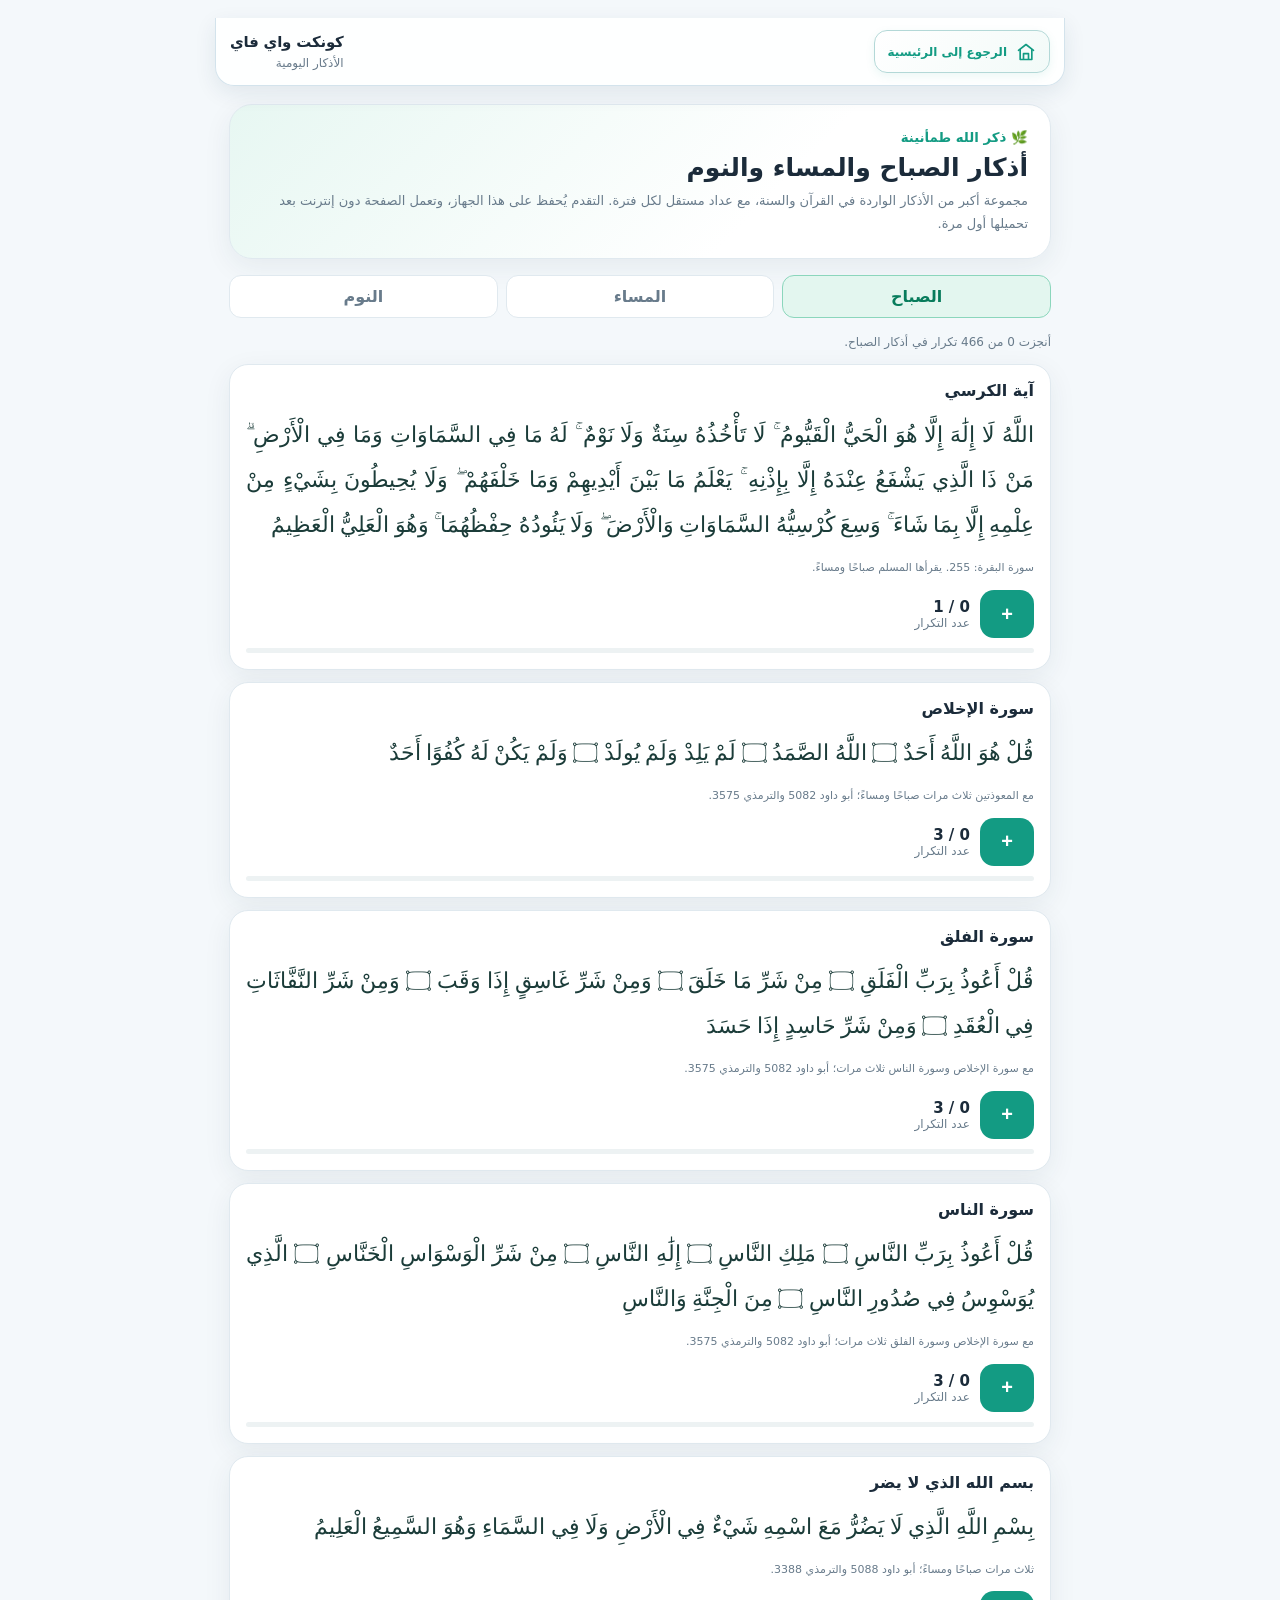
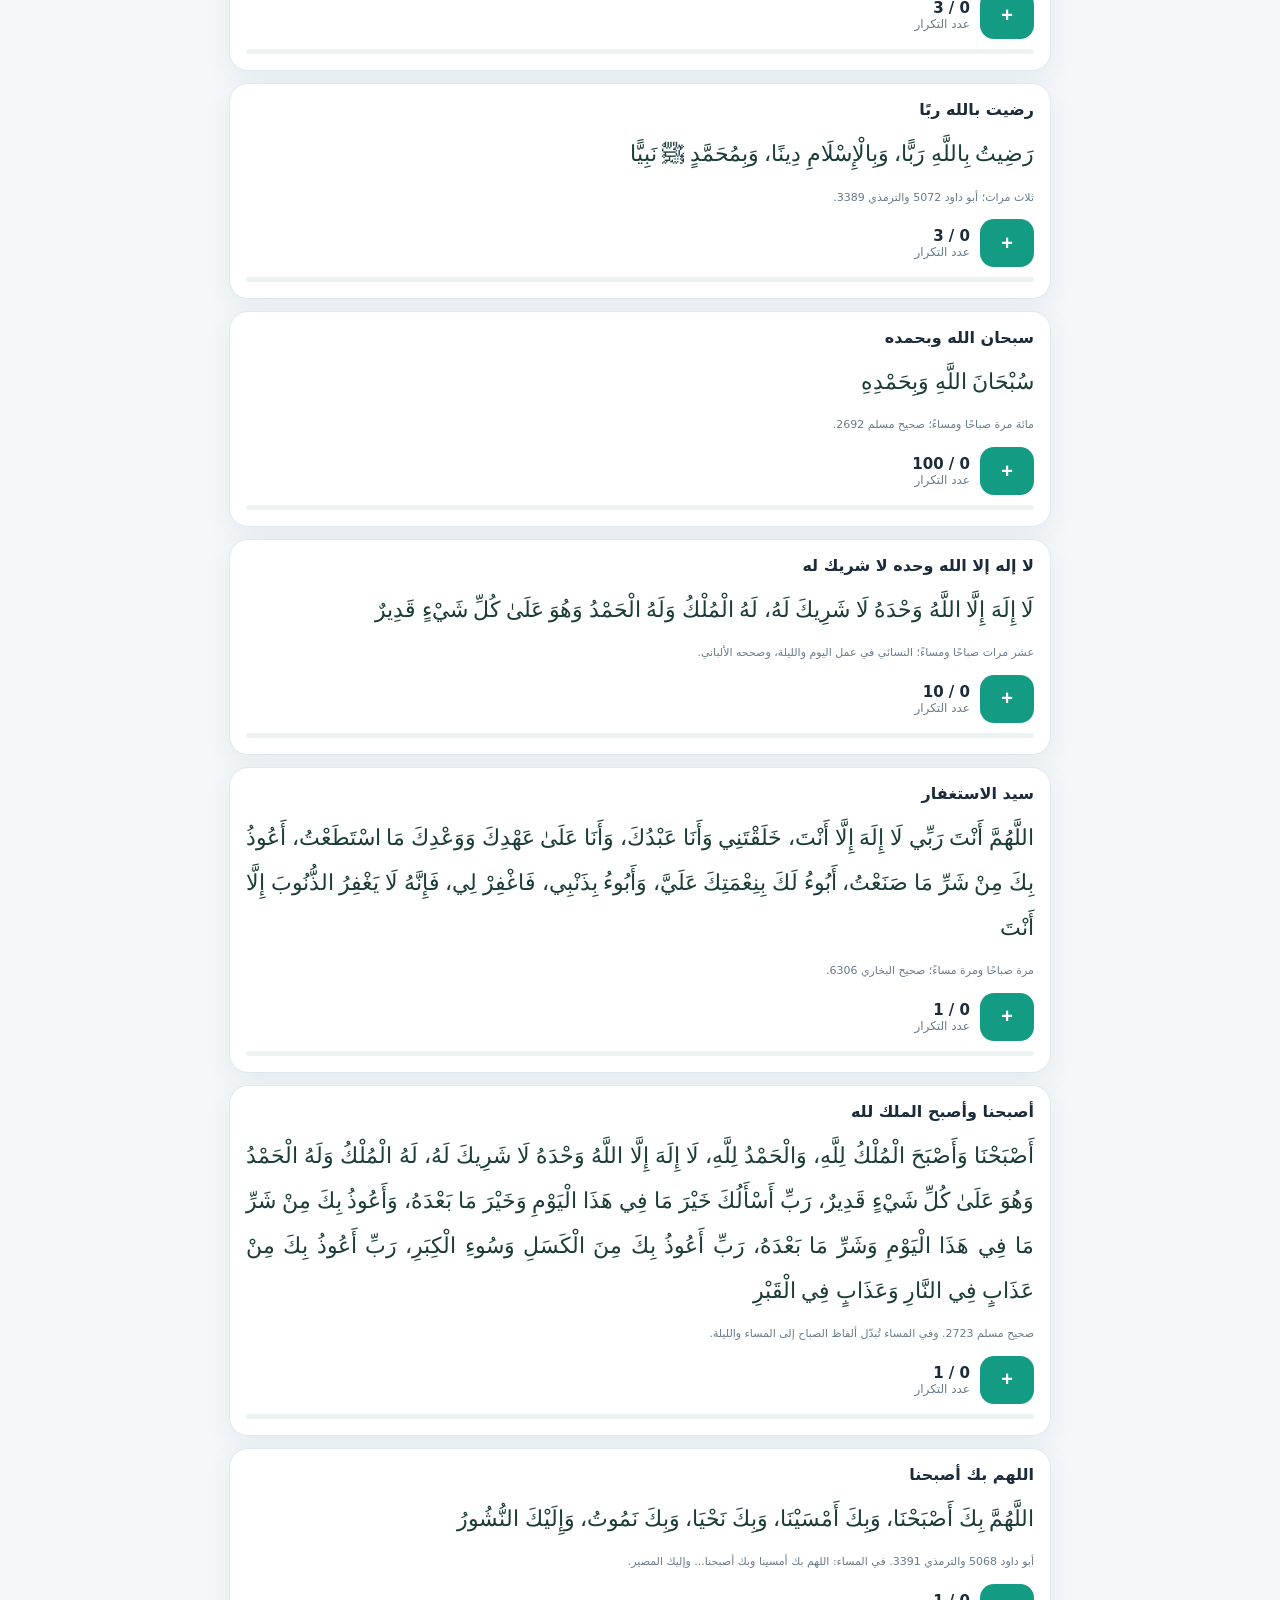
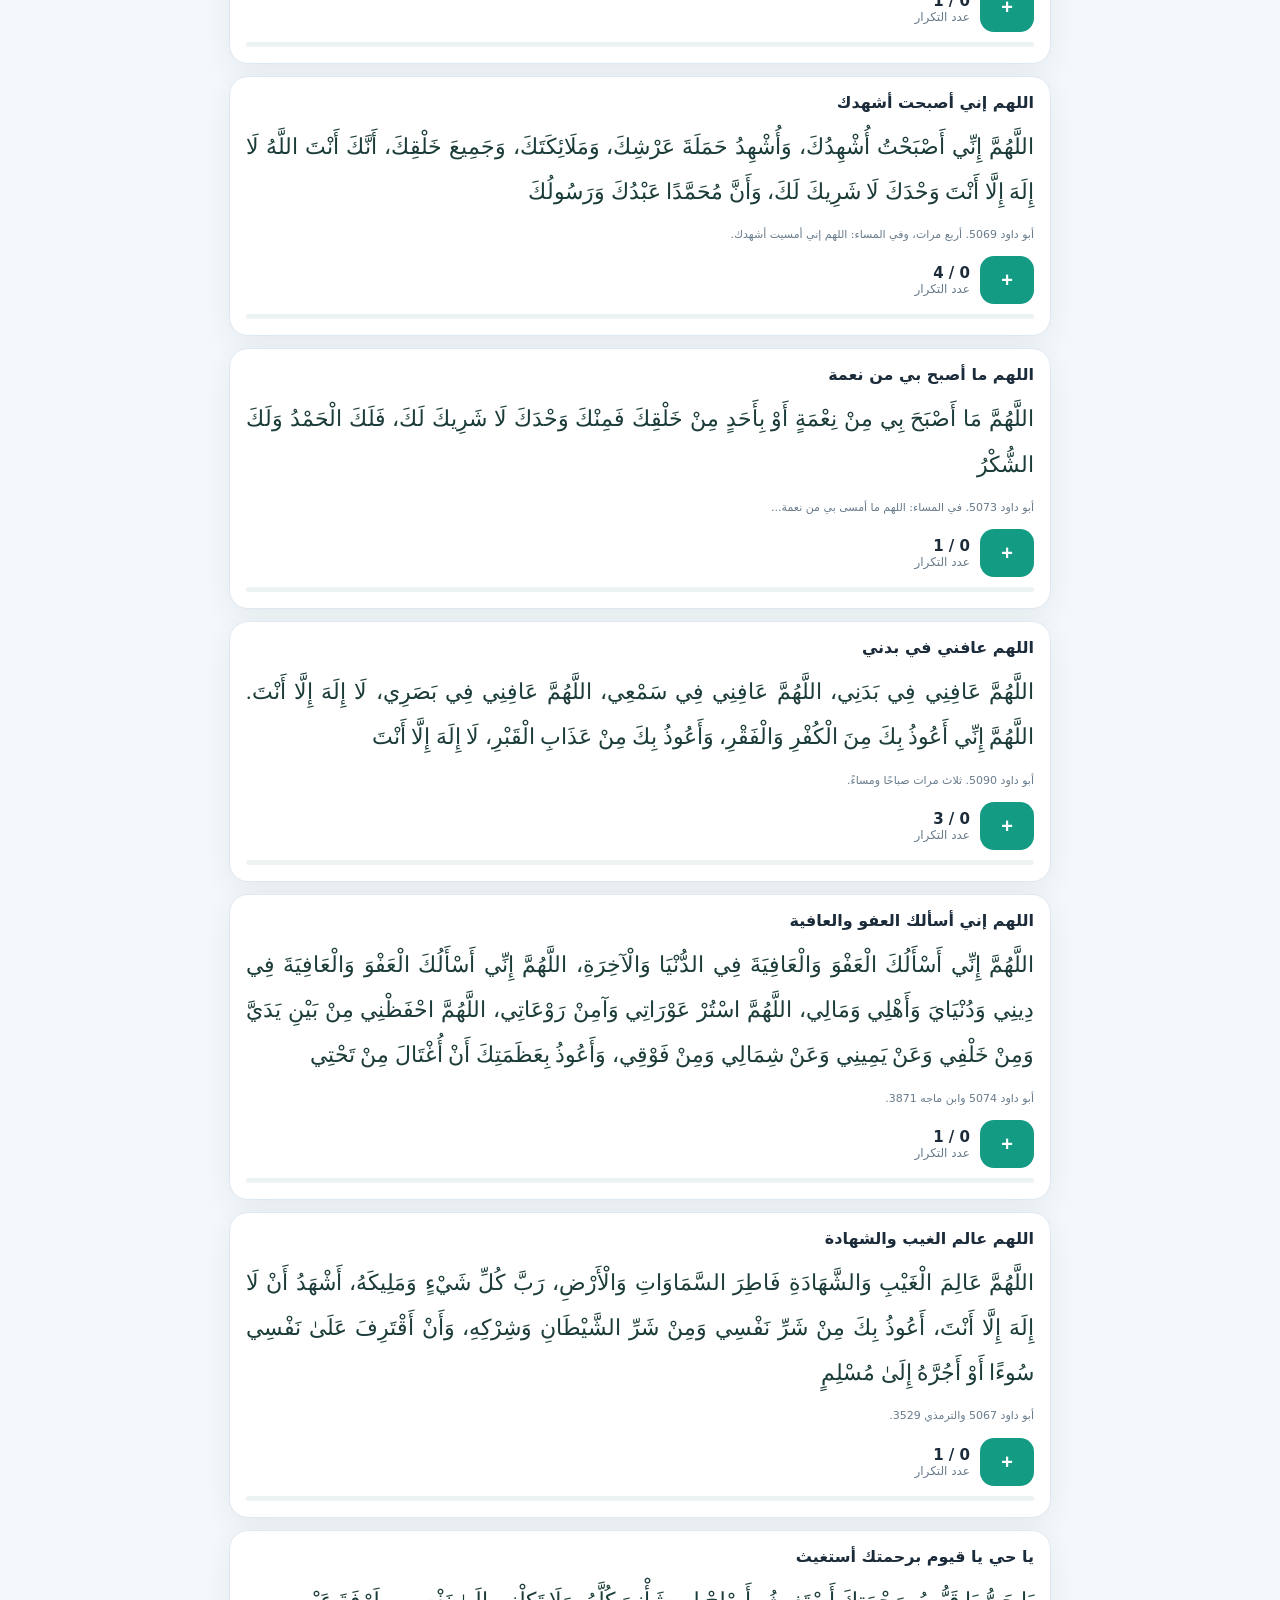
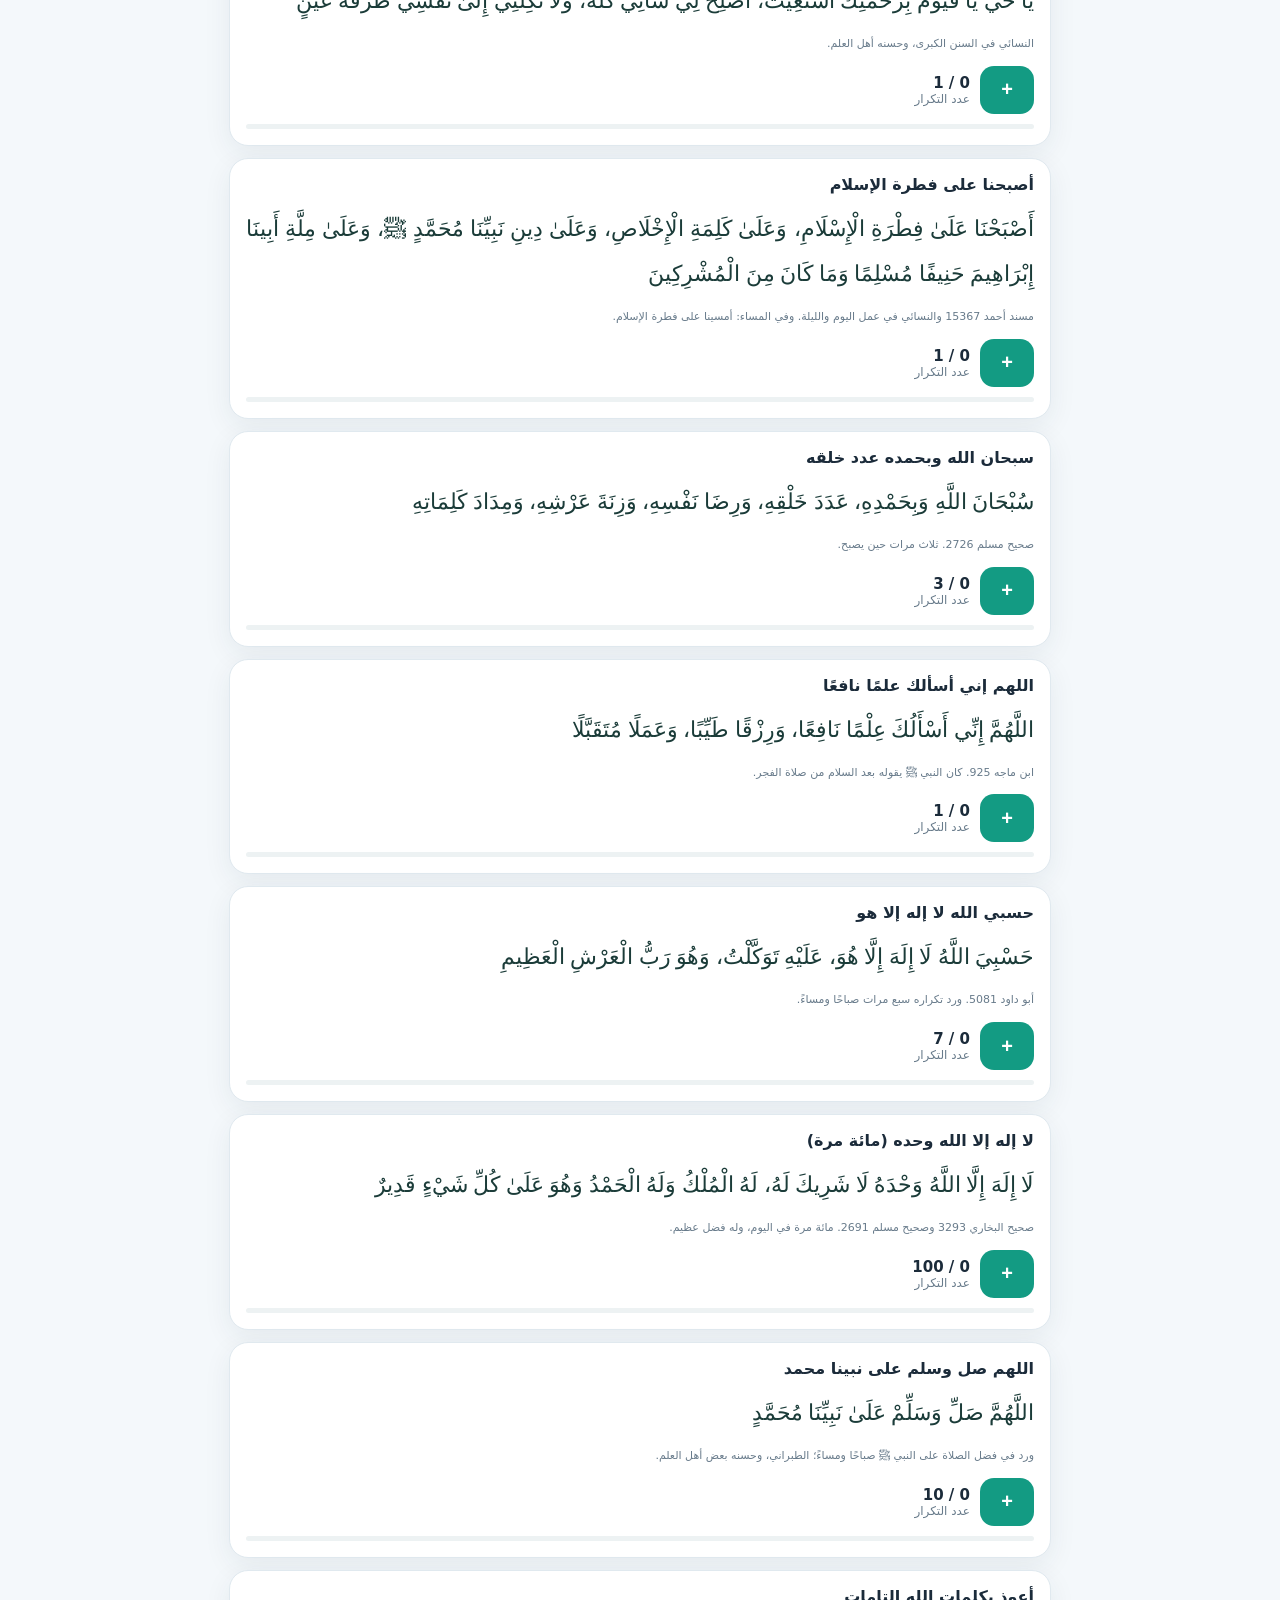
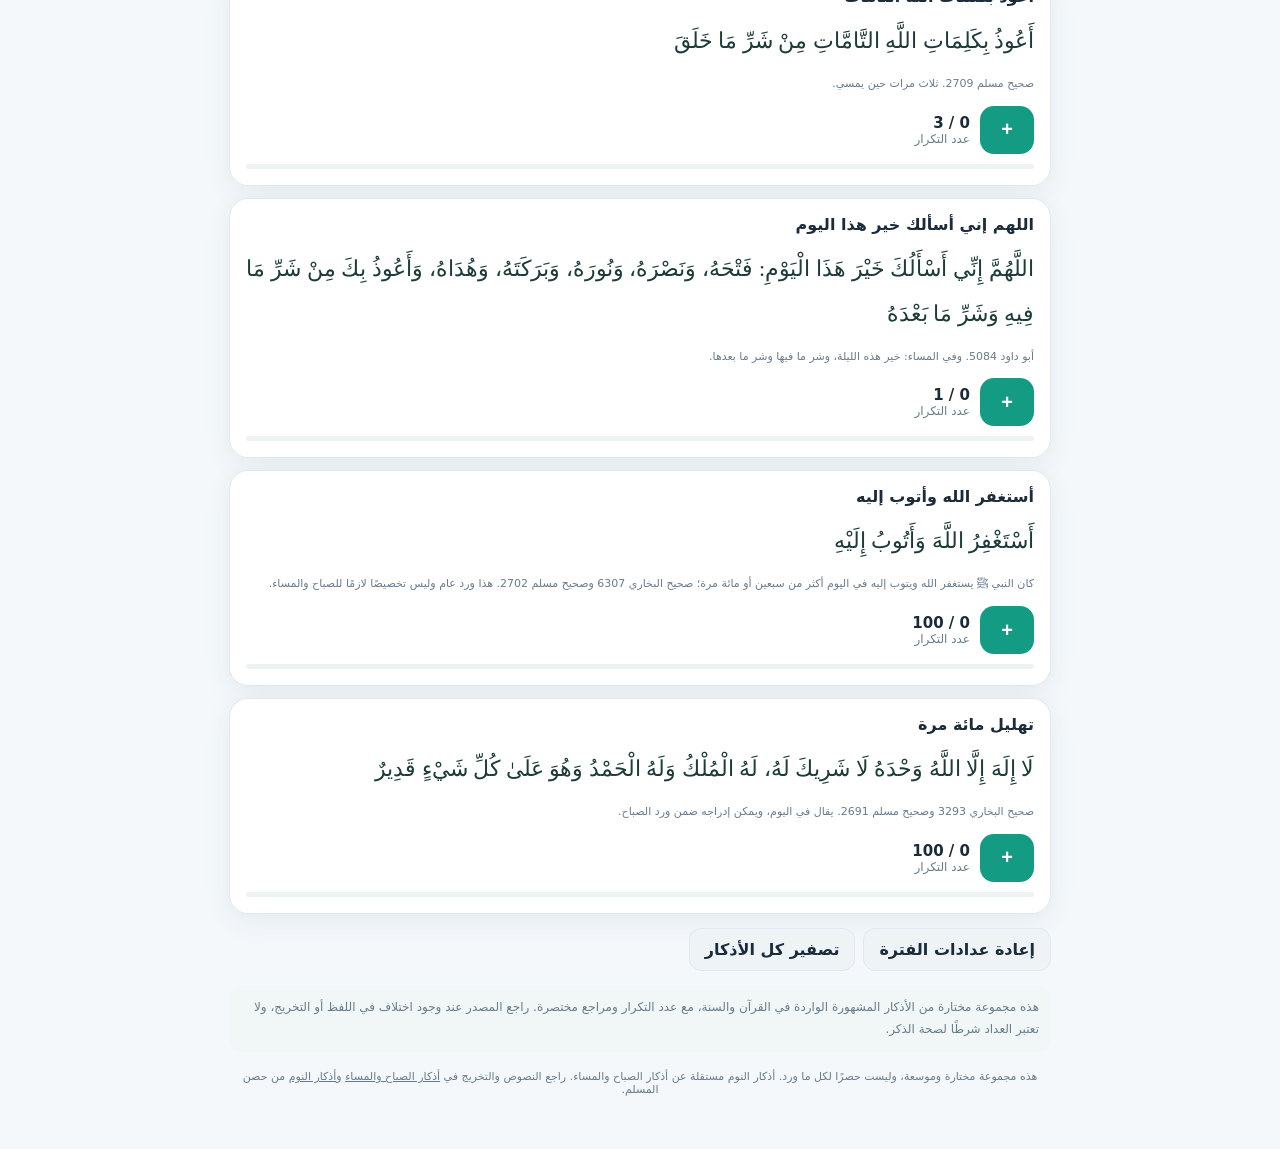
<file: adhkar.html>
<!doctype html>
<html lang="ar" dir="rtl"><head><meta charset="utf-8"><meta name="viewport" content="width=device-width,initial-scale=1,viewport-fit=cover"><meta name="theme-color" content="#139b83"><title>الأذكار اليومية | كونكت</title><style>
:root{--bg:#f4f8fb;--panel:#fff;--text:#1b2b3a;--muted:#687b8b;--line:#e0e9ef;--accent:#139b83;--accent2:#7564ce;--shadow:0 8px 28px #18344d12}
*{box-sizing:border-box}body{margin:0;background:var(--bg);color:var(--text);font-family:system-ui,-apple-system,"Segoe UI",Tahoma,Arial,sans-serif;direction:rtl}
a{color:inherit}.page{max-width:850px;margin:auto;padding:18px 14px 42px}.top{display:flex;align-items:center;gap:12px;margin-bottom:18px}.back{width:42px;height:42px;display:grid;place-items:center;border:1px solid var(--line);border-radius:14px;background:var(--panel);text-decoration:none;color:var(--accent);font-size:21px}.brand{font-size:12px;color:var(--muted)}.brand strong{display:block;color:var(--text);font-size:16px}.hero{padding:22px;border:1px solid var(--line);border-radius:23px;background:linear-gradient(135deg,#e7f7f2,#fff 65%);box-shadow:var(--shadow);margin-bottom:16px}.hero small{color:var(--accent);font-weight:900}.hero h1{font-size:25px;margin:7px 0}.hero p{font-size:13px;color:var(--muted);line-height:1.8;margin:0}.grid{display:grid;grid-template-columns:repeat(2,minmax(0,1fr));gap:13px}.card{background:var(--panel);border:1px solid var(--line);border-radius:19px;padding:15px;box-shadow:var(--shadow);min-width:0}.card h2,.card h3{margin:0 0 7px}.muted{color:var(--muted);font-size:12px;line-height:1.7}.btn{border:0;border-radius:12px;padding:11px 15px;background:var(--accent);color:#fff;font:inherit;font-weight:800;cursor:pointer}.btn.alt{background:#eef4f6;color:var(--text);border:1px solid var(--line)}button:disabled{opacity:.5}.foot{font-size:11px;color:var(--muted);text-align:center;margin-top:18px}@media(max-width:620px){.page{padding:12px 11px 30px}.hero{padding:18px}.hero h1{font-size:22px}.grid{grid-template-columns:1fr}}

.tabs{display:flex;gap:8px;margin:14px 0}.tab{flex:1;border:1px solid var(--line);border-radius:12px;background:var(--panel);padding:11px;font:inherit;font-weight:800;color:var(--muted)}.tab.active{background:#e3f6ef;border-color:#8bd6bc;color:#087c5c}.dhikr{margin:12px 0;padding:16px}.dhikr h2{font-size:16px}.dhikr-text{font-family:"Traditional Arabic",Tahoma,serif;font-size:22px;line-height:2.05;color:#1b3c39;margin:12px 0;text-align:justify}.source{font-size:11px;color:var(--muted);line-height:1.7}.countrow{display:flex;align-items:center;gap:10px;margin-top:12px}.countbtn{width:54px;height:48px;border:0;border-radius:14px;background:var(--accent);color:white;font-size:20px;font-weight:900}.countlabel{font-size:12px;color:var(--muted)}.countlabel strong{display:block;color:var(--text);font-size:15px}.progress{height:5px;background:#edf2f3;border-radius:9px;overflow:hidden;margin-top:10px}.progress span{height:100%;display:block;background:#22a77e;width:0}.toolbar{display:flex;gap:8px;flex-wrap:wrap;margin-top:14px}.notice{padding:12px;border-radius:13px;background:#f1f7f7;color:var(--muted);font-size:12px;line-height:1.8;margin-top:14px}

.home-return-link{
 display:inline-flex;align-items:center;justify-content:center;gap:8px;
 min-height:42px;padding:8px 14px;border:1px solid var(--line);
 border-radius:13px;background:var(--panel);color:var(--accent);
 text-decoration:none;font-size:13px;font-weight:800;
 box-shadow:0 4px 14px #18344d0c;
 white-space:nowrap;
}
.home-return-link svg{width:19px;height:19px;flex:none;fill:none;stroke:currentColor;stroke-width:2;stroke-linecap:round;stroke-linejoin:round}
.home-return-link:active{transform:scale(.97)}


/* V92 — premium sticky page header */
.top{
 position:sticky;top:0;z-index:100;
 display:flex;align-items:center;justify-content:space-between;gap:12px;
 margin:0 -14px 18px;padding:11px 14px;
 min-height:68px;
 background:rgba(255,255,255,.91);
 border:1px solid rgba(207,224,234,.9);
 border-top:0;border-radius:0 0 19px 19px;
 box-shadow:0 7px 22px rgba(24,52,77,.09);
 backdrop-filter:blur(16px);-webkit-backdrop-filter:blur(16px);
}
.top .brand{margin-inline-start:auto;line-height:1.5}
.top .brand strong{font-size:15px;letter-spacing:-.2px}
.home-return-link{
 flex:none;min-height:43px;padding:9px 13px;gap:9px;
 border:1px solid color-mix(in srgb,var(--accent) 22%,var(--line));
 border-radius:13px;
 background:linear-gradient(135deg,#fff,#f2faf8);
 color:var(--accent);font-size:12px;font-weight:900;
 box-shadow:0 3px 10px rgba(19,155,131,.08);
}
.home-return-link svg{width:20px;height:20px}
@media(max-width:620px){
 .top{margin:0 -11px 15px;padding:9px 11px;min-height:62px;border-radius:0 0 16px 16px}
 .top .brand strong{font-size:14px}
 .home-return-link{min-height:41px;padding:8px 11px;font-size:11px}
}

</style></head><body><main class="page">
<header class="top"><a class="home-return-link" href="./index.html" aria-label="الرجوع إلى الرئيسية" title="الرجوع إلى الرئيسية"><svg viewBox="0 0 24 24" aria-hidden="true"><path d="m3 10 9-7 9 7"/><path d="M5 9v12h14V9M9 21v-7h6v7"/></svg><span>الرجوع إلى الرئيسية</span></a><div class="brand"><strong>كونكت واي فاي</strong>الأذكار اليومية</div></header>
<section class="hero"><small>🌿 ذكر الله طمأنينة</small><h1>أذكار الصباح والمساء والنوم</h1><p>مجموعة أكبر من الأذكار الواردة في القرآن والسنة، مع عداد مستقل لكل فترة. التقدم يُحفظ على هذا الجهاز، وتعمل الصفحة دون إنترنت بعد تحميلها أول مرة.</p></section>
<div class="tabs"><button class="tab active" data-period="morning">الصباح</button><button class="tab" data-period="evening">المساء</button><button class="tab" data-period="sleep">النوم</button></div>
<div id="progressSummary" class="muted" aria-live="polite"></div><div id="adhkarList"></div>
<div class="toolbar"><button class="btn alt" id="resetPeriod">إعادة عدادات الفترة</button><button class="btn alt" id="resetAll">تصفير كل الأذكار</button></div>
<div class="notice">هذه مجموعة مختارة من الأذكار المشهورة الواردة في القرآن والسنة، مع عدد التكرار ومراجع مختصرة. راجع المصدر عند وجود اختلاف في اللفظ أو التخريج، ولا تعتبر العداد شرطًا لصحة الذكر.</div>
<p class="foot">هذه مجموعة مختارة وموسعة، وليست حصرًا لكل ما ورد. أذكار النوم مستقلة عن أذكار الصباح والمساء. راجع النصوص والتخريج في <a href="https://hisnmuslim.com/i/ar/1" target="_self" rel="noopener">أذكار الصباح والمساء</a> و<a href="https://hisnmuslim.com/i/ar/0" target="_self" rel="noopener">أذكار النوم</a> من حصن المسلم.</p>
</main>
<script>
(()=>{
const items=[
{id:"kursi",title:"آية الكرسي",count:1,text:"اللَّهُ لَا إِلَٰهَ إِلَّا هُوَ الْحَيُّ الْقَيُّومُ ۚ لَا تَأْخُذُهُ سِنَةٌ وَلَا نَوْمٌ ۚ لَهُ مَا فِي السَّمَاوَاتِ وَمَا فِي الْأَرْضِ ۗ مَنْ ذَا الَّذِي يَشْفَعُ عِنْدَهُ إِلَّا بِإِذْنِهِ ۚ يَعْلَمُ مَا بَيْنَ أَيْدِيهِمْ وَمَا خَلْفَهُمْ ۖ وَلَا يُحِيطُونَ بِشَيْءٍ مِنْ عِلْمِهِ إِلَّا بِمَا شَاءَ ۚ وَسِعَ كُرْسِيُّهُ السَّمَاوَاتِ وَالْأَرْضَ ۖ وَلَا يَئُودُهُ حِفْظُهُمَا ۚ وَهُوَ الْعَلِيُّ الْعَظِيمُ",source:"سورة البقرة: 255. يقرأها المسلم صباحًا ومساءً."},
{id:"ikhlas",title:"سورة الإخلاص",count:3,text:"قُلْ هُوَ اللَّهُ أَحَدٌ ۝ اللَّهُ الصَّمَدُ ۝ لَمْ يَلِدْ وَلَمْ يُولَدْ ۝ وَلَمْ يَكُنْ لَهُ كُفُوًا أَحَدٌ",source:"مع المعوذتين ثلاث مرات صباحًا ومساءً؛ أبو داود 5082 والترمذي 3575."},
{id:"falaq",title:"سورة الفلق",count:3,text:"قُلْ أَعُوذُ بِرَبِّ الْفَلَقِ ۝ مِنْ شَرِّ مَا خَلَقَ ۝ وَمِنْ شَرِّ غَاسِقٍ إِذَا وَقَبَ ۝ وَمِنْ شَرِّ النَّفَّاثَاتِ فِي الْعُقَدِ ۝ وَمِنْ شَرِّ حَاسِدٍ إِذَا حَسَدَ",source:"مع سورة الإخلاص وسورة الناس ثلاث مرات؛ أبو داود 5082 والترمذي 3575."},
{id:"nas",title:"سورة الناس",count:3,text:"قُلْ أَعُوذُ بِرَبِّ النَّاسِ ۝ مَلِكِ النَّاسِ ۝ إِلَٰهِ النَّاسِ ۝ مِنْ شَرِّ الْوَسْوَاسِ الْخَنَّاسِ ۝ الَّذِي يُوَسْوِسُ فِي صُدُورِ النَّاسِ ۝ مِنَ الْجِنَّةِ وَالنَّاسِ",source:"مع سورة الإخلاص وسورة الفلق ثلاث مرات؛ أبو داود 5082 والترمذي 3575."},
{id:"bismillah",title:"بسم الله الذي لا يضر",count:3,text:"بِسْمِ اللَّهِ الَّذِي لَا يَضُرُّ مَعَ اسْمِهِ شَيْءٌ فِي الْأَرْضِ وَلَا فِي السَّمَاءِ وَهُوَ السَّمِيعُ الْعَلِيمُ",source:"ثلاث مرات صباحًا ومساءً؛ أبو داود 5088 والترمذي 3388."},
{id:"raditu",title:"رضيت بالله ربًا",count:3,text:"رَضِيتُ بِاللَّهِ رَبًّا، وَبِالْإِسْلَامِ دِينًا، وَبِمُحَمَّدٍ ﷺ نَبِيًّا",source:"ثلاث مرات؛ أبو داود 5072 والترمذي 3389."},
{id:"subhan",title:"سبحان الله وبحمده",count:100,text:"سُبْحَانَ اللَّهِ وَبِحَمْدِهِ",source:"مائة مرة صباحًا ومساءً؛ صحيح مسلم 2692."},
{id:"tahlil",title:"لا إله إلا الله وحده لا شريك له",count:10,text:"لَا إِلَهَ إِلَّا اللَّهُ وَحْدَهُ لَا شَرِيكَ لَهُ، لَهُ الْمُلْكُ وَلَهُ الْحَمْدُ وَهُوَ عَلَىٰ كُلِّ شَيْءٍ قَدِيرٌ",source:"عشر مرات صباحًا ومساءً؛ النسائي في عمل اليوم والليلة، وصححه الألباني."},
{id:"sayyid",title:"سيد الاستغفار",count:1,text:"اللَّهُمَّ أَنْتَ رَبِّي لَا إِلَهَ إِلَّا أَنْتَ، خَلَقْتَنِي وَأَنَا عَبْدُكَ، وَأَنَا عَلَىٰ عَهْدِكَ وَوَعْدِكَ مَا اسْتَطَعْتُ، أَعُوذُ بِكَ مِنْ شَرِّ مَا صَنَعْتُ، أَبُوءُ لَكَ بِنِعْمَتِكَ عَلَيَّ، وَأَبُوءُ بِذَنْبِي، فَاغْفِرْ لِي، فَإِنَّهُ لَا يَغْفِرُ الذُّنُوبَ إِلَّا أَنْتَ",source:"مرة صباحًا ومرة مساءً؛ صحيح البخاري 6306."}
,
{id:"morningKing",title:"أصبحنا وأصبح الملك لله",count:1,text:"أَصْبَحْنَا وَأَصْبَحَ الْمُلْكُ لِلَّهِ، وَالْحَمْدُ لِلَّهِ، لَا إِلَهَ إِلَّا اللَّهُ وَحْدَهُ لَا شَرِيكَ لَهُ، لَهُ الْمُلْكُ وَلَهُ الْحَمْدُ وَهُوَ عَلَىٰ كُلِّ شَيْءٍ قَدِيرٌ، رَبِّ أَسْأَلُكَ خَيْرَ مَا فِي هَذَا الْيَوْمِ وَخَيْرَ مَا بَعْدَهُ، وَأَعُوذُ بِكَ مِنْ شَرِّ مَا فِي هَذَا الْيَوْمِ وَشَرِّ مَا بَعْدَهُ، رَبِّ أَعُوذُ بِكَ مِنَ الْكَسَلِ وَسُوءِ الْكِبَرِ، رَبِّ أَعُوذُ بِكَ مِنْ عَذَابٍ فِي النَّارِ وَعَذَابٍ فِي الْقَبْرِ",source:"صحيح مسلم 2723. وفي المساء تُبدّل ألفاظ الصباح إلى المساء والليلة."},
{id:"byka",title:"اللهم بك أصبحنا",count:1,text:"اللَّهُمَّ بِكَ أَصْبَحْنَا، وَبِكَ أَمْسَيْنَا، وَبِكَ نَحْيَا، وَبِكَ نَمُوتُ، وَإِلَيْكَ النُّشُورُ",source:"أبو داود 5068 والترمذي 3391. في المساء: اللهم بك أمسينا وبك أصبحنا... وإليك المصير."},
{id:"witness",title:"اللهم إني أصبحت أشهدك",count:4,text:"اللَّهُمَّ إِنِّي أَصْبَحْتُ أُشْهِدُكَ، وَأُشْهِدُ حَمَلَةَ عَرْشِكَ، وَمَلَائِكَتَكَ، وَجَمِيعَ خَلْقِكَ، أَنَّكَ أَنْتَ اللَّهُ لَا إِلَهَ إِلَّا أَنْتَ وَحْدَكَ لَا شَرِيكَ لَكَ، وَأَنَّ مُحَمَّدًا عَبْدُكَ وَرَسُولُكَ",source:"أبو داود 5069. أربع مرات، وفي المساء: اللهم إني أمسيت أشهدك."},
{id:"blessing",title:"اللهم ما أصبح بي من نعمة",count:1,text:"اللَّهُمَّ مَا أَصْبَحَ بِي مِنْ نِعْمَةٍ أَوْ بِأَحَدٍ مِنْ خَلْقِكَ فَمِنْكَ وَحْدَكَ لَا شَرِيكَ لَكَ، فَلَكَ الْحَمْدُ وَلَكَ الشُّكْرُ",source:"أبو داود 5073. في المساء: اللهم ما أمسى بي من نعمة..."},
{id:"health",title:"اللهم عافني في بدني",count:3,text:"اللَّهُمَّ عَافِنِي فِي بَدَنِي، اللَّهُمَّ عَافِنِي فِي سَمْعِي، اللَّهُمَّ عَافِنِي فِي بَصَرِي، لَا إِلَهَ إِلَّا أَنْتَ. اللَّهُمَّ إِنِّي أَعُوذُ بِكَ مِنَ الْكُفْرِ وَالْفَقْرِ، وَأَعُوذُ بِكَ مِنْ عَذَابِ الْقَبْرِ، لَا إِلَهَ إِلَّا أَنْتَ",source:"أبو داود 5090. ثلاث مرات صباحًا ومساءً."},
{id:"afw",title:"اللهم إني أسألك العفو والعافية",count:1,text:"اللَّهُمَّ إِنِّي أَسْأَلُكَ الْعَفْوَ وَالْعَافِيَةَ فِي الدُّنْيَا وَالْآخِرَةِ، اللَّهُمَّ إِنِّي أَسْأَلُكَ الْعَفْوَ وَالْعَافِيَةَ فِي دِينِي وَدُنْيَايَ وَأَهْلِي وَمَالِي، اللَّهُمَّ اسْتُرْ عَوْرَاتِي وَآمِنْ رَوْعَاتِي، اللَّهُمَّ احْفَظْنِي مِنْ بَيْنِ يَدَيَّ وَمِنْ خَلْفِي وَعَنْ يَمِينِي وَعَنْ شِمَالِي وَمِنْ فَوْقِي، وَأَعُوذُ بِعَظَمَتِكَ أَنْ أُغْتَالَ مِنْ تَحْتِي",source:"أبو داود 5074 وابن ماجه 3871."},
{id:"world",title:"اللهم عالم الغيب والشهادة",count:1,text:"اللَّهُمَّ عَالِمَ الْغَيْبِ وَالشَّهَادَةِ فَاطِرَ السَّمَاوَاتِ وَالْأَرْضِ، رَبَّ كُلِّ شَيْءٍ وَمَلِيكَهُ، أَشْهَدُ أَنْ لَا إِلَهَ إِلَّا أَنْتَ، أَعُوذُ بِكَ مِنْ شَرِّ نَفْسِي وَمِنْ شَرِّ الشَّيْطَانِ وَشِرْكِهِ، وَأَنْ أَقْتَرِفَ عَلَىٰ نَفْسِي سُوءًا أَوْ أَجُرَّهُ إِلَىٰ مُسْلِمٍ",source:"أبو داود 5067 والترمذي 3529."},
{id:"hayy",title:"يا حي يا قيوم برحمتك أستغيث",count:1,text:"يَا حَيُّ يَا قَيُّومُ بِرَحْمَتِكَ أَسْتَغِيثُ، أَصْلِحْ لِي شَأْنِيَ كُلَّهُ، وَلَا تَكِلْنِي إِلَىٰ نَفْسِي طَرْفَةَ عَيْنٍ",source:"النسائي في السنن الكبرى، وحسنه أهل العلم."},
{id:"fitrah",title:"أصبحنا على فطرة الإسلام",count:1,text:"أَصْبَحْنَا عَلَىٰ فِطْرَةِ الْإِسْلَامِ، وَعَلَىٰ كَلِمَةِ الْإِخْلَاصِ، وَعَلَىٰ دِينِ نَبِيِّنَا مُحَمَّدٍ ﷺ، وَعَلَىٰ مِلَّةِ أَبِينَا إِبْرَاهِيمَ حَنِيفًا مُسْلِمًا وَمَا كَانَ مِنَ الْمُشْرِكِينَ",source:"مسند أحمد 15367 والنسائي في عمل اليوم والليلة. وفي المساء: أمسينا على فطرة الإسلام."},
{id:"creation",title:"سبحان الله وبحمده عدد خلقه",count:3,text:"سُبْحَانَ اللَّهِ وَبِحَمْدِهِ، عَدَدَ خَلْقِهِ، وَرِضَا نَفْسِهِ، وَزِنَةَ عَرْشِهِ، وَمِدَادَ كَلِمَاتِهِ",source:"صحيح مسلم 2726. ثلاث مرات حين يصبح."},
{id:"knowledge",title:"اللهم إني أسألك علمًا نافعًا",count:1,text:"اللَّهُمَّ إِنِّي أَسْأَلُكَ عِلْمًا نَافِعًا، وَرِزْقًا طَيِّبًا، وَعَمَلًا مُتَقَبَّلًا",source:"ابن ماجه 925. كان النبي ﷺ يقوله بعد السلام من صلاة الفجر."},
{id:"hasbi",title:"حسبي الله لا إله إلا هو",count:7,text:"حَسْبِيَ اللَّهُ لَا إِلَهَ إِلَّا هُوَ، عَلَيْهِ تَوَكَّلْتُ، وَهُوَ رَبُّ الْعَرْشِ الْعَظِيمِ",source:"أبو داود 5081. ورد تكراره سبع مرات صباحًا ومساءً."},
{id:"tahlil100",title:"لا إله إلا الله وحده (مائة مرة)",count:100,text:"لَا إِلَهَ إِلَّا اللَّهُ وَحْدَهُ لَا شَرِيكَ لَهُ، لَهُ الْمُلْكُ وَلَهُ الْحَمْدُ وَهُوَ عَلَىٰ كُلِّ شَيْءٍ قَدِيرٌ",source:"صحيح البخاري 3293 وصحيح مسلم 2691. مائة مرة في اليوم، وله فضل عظيم."},
{id:"salawat",title:"اللهم صل وسلم على نبينا محمد",count:10,text:"اللَّهُمَّ صَلِّ وَسَلِّمْ عَلَىٰ نَبِيِّنَا مُحَمَّدٍ",source:"ورد في فضل الصلاة على النبي ﷺ صباحًا ومساءً؛ الطبراني، وحسنه بعض أهل العلم."},
{id:"eveningWords",title:"أعوذ بكلمات الله التامات",count:3,text:"أَعُوذُ بِكَلِمَاتِ اللَّهِ التَّامَّاتِ مِنْ شَرِّ مَا خَلَقَ",source:"صحيح مسلم 2709. ثلاث مرات حين يمسي."}
,
{id:"dayGood",title:"اللهم إني أسألك خير هذا اليوم",count:1,text:"اللَّهُمَّ إِنِّي أَسْأَلُكَ خَيْرَ هَذَا الْيَوْمِ: فَتْحَهُ، وَنَصْرَهُ، وَنُورَهُ، وَبَرَكَتَهُ، وَهُدَاهُ، وَأَعُوذُ بِكَ مِنْ شَرِّ مَا فِيهِ وَشَرِّ مَا بَعْدَهُ",source:"أبو داود 5084. وفي المساء: خير هذه الليلة، وشر ما فيها وشر ما بعدها."},
{id:"istighfar100",title:"أستغفر الله وأتوب إليه",count:100,text:"أَسْتَغْفِرُ اللَّهَ وَأَتُوبُ إِلَيْهِ",source:"كان النبي ﷺ يستغفر الله ويتوب إليه في اليوم أكثر من سبعين أو مائة مرة؛ صحيح البخاري 6307 وصحيح مسلم 2702. هذا ورد عام وليس تخصيصًا لازمًا للصباح والمساء."},
{id:"tahlilDay",title:"تهليل مائة مرة",count:100,text:"لَا إِلَهَ إِلَّا اللَّهُ وَحْدَهُ لَا شَرِيكَ لَهُ، لَهُ الْمُلْكُ وَلَهُ الْحَمْدُ وَهُوَ عَلَىٰ كُلِّ شَيْءٍ قَدِيرٌ",source:"صحيح البخاري 3293 وصحيح مسلم 2691. يقال في اليوم، ويمكن إدراجه ضمن ورد الصباح."}
]; 

const sleepItems=[
{id:"sleepQul",title:"المعوذات قبل النوم مع النفث والمسح",count:3,text:"اجْمَعْ كَفَّيْكَ، وانْفُثْ فيهما، واقرأ سورة الإخلاص: قُلْ هُوَ اللَّهُ أَحَدٌ، وسورة الفلق: قُلْ أَعُوذُ بِرَبِّ الْفَلَقِ، وسورة الناس: قُلْ أَعُوذُ بِرَبِّ النَّاسِ، ثم امسح بهما ما استطعت من جسدك، تبدأ برأسك ووجهك وما أقبل من جسدك.",source:"صحيح البخاري 5017. يفعل ذلك ثلاث مرات."},
{id:"sleepKursi",title:"آية الكرسي",count:1,text:"اللَّهُ لَا إِلَٰهَ إِلَّا هُوَ الْحَيُّ الْقَيُّومُ ۚ لَا تَأْخُذُهُ سِنَةٌ وَلَا نَوْمٌ ۚ لَهُ مَا فِي السَّمَاوَاتِ وَمَا فِي الْأَرْضِ ۗ مَنْ ذَا الَّذِي يَشْفَعُ عِنْدَهُ إِلَّا بِإِذْنِهِ ۚ يَعْلَمُ مَا بَيْنَ أَيْدِيهِمْ وَمَا خَلْفَهُمْ ۖ وَلَا يُحِيطُونَ بِشَيْءٍ مِنْ عِلْمِهِ إِلَّا بِمَا شَاءَ ۚ وَسِعَ كُرْسِيُّهُ السَّمَاوَاتِ وَالْأَرْضَ ۖ وَلَا يَئُودُهُ حِفْظُهُمَا ۚ وَهُوَ الْعَلِيُّ الْعَظِيمُ",source:"سورة البقرة: 255. صحيح البخاري 2311."},
{id:"sleepBaqarah",title:"آخر آيتين من سورة البقرة",count:1,text:"آمَنَ الرَّسُولُ بِمَا أُنْزِلَ إِلَيْهِ مِنْ رَبِّهِ وَالْمُؤْمِنُونَ ۚ كُلٌّ آمَنَ بِاللَّهِ وَمَلَائِكَتِهِ وَكُتُبِهِ وَرُسُلِهِ لَا نُفَرِّقُ بَيْنَ أَحَدٍ مِنْ رُسُلِهِ ۚ وَقَالُوا سَمِعْنَا وَأَطَعْنَا ۖ غُفْرَانَكَ رَبَّنَا وَإِلَيْكَ الْمَصِيرُ ۝ لَا يُكَلِّفُ اللَّهُ نَفْسًا إِلَّا وُسْعَهَا ۚ لَهَا مَا كَسَبَتْ وَعَلَيْهَا مَا اكْتَسَبَتْ ۗ رَبَّنَا لَا تُؤَاخِذْنَا إِنْ نَسِينَا أَوْ أَخْطَأْنَا ۚ رَبَّنَا وَلَا تَحْمِلْ عَلَيْنَا إِصْرًا كَمَا حَمَلْتَهُ عَلَى الَّذِينَ مِنْ قَبْلِنَا ۚ رَبَّنَا وَلَا تُحَمِّلْنَا مَا لَا طَاقَةَ لَنَا بِهِ ۖ وَاعْفُ عَنَّا وَاغْفِرْ لَنَا وَارْحَمْنَا ۚ أَنْتَ مَوْلَانَا فَانْصُرْنَا عَلَى الْقَوْمِ الْكَافِرِينَ",source:"سورة البقرة: 285–286. صحيح البخاري 5009 وصحيح مسلم 808. يُستحسن قراءة الآيتين كاملتين من المصحف."},
{id:"sleepBismika",title:"باسمك اللهم أموت وأحيا",count:1,text:"بِاسْمِكَ اللَّهُمَّ أَمُوتُ وَأَحْيَا",source:"صحيح البخاري 6324."},
{id:"sleepSide",title:"باسمك ربي وضعت جنبي",count:1,text:"بِاسْمِكَ رَبِّي وَضَعْتُ جَنْبِي، وَبِكَ أَرْفَعُهُ، فَإِنْ أَمْسَكْتَ نَفْسِي فَارْحَمْهَا، وَإِنْ أَرْسَلْتَهَا فَاحْفَظْهَا بِمَا تَحْفَظُ بِهِ عِبَادَكَ الصَّالِحِينَ",source:"صحيح البخاري 6320 وصحيح مسلم 2714."},
{id:"sleepSurrender",title:"اللهم أسلمت نفسي إليك",count:1,text:"اللَّهُمَّ أَسْلَمْتُ نَفْسِي إِلَيْكَ، وَوَجَّهْتُ وَجْهِي إِلَيْكَ، وَفَوَّضْتُ أَمْرِي إِلَيْكَ، وَأَلْجَأْتُ ظَهْرِي إِلَيْكَ، رَغْبَةً وَرَهْبَةً إِلَيْكَ، لَا مَلْجَأَ وَلَا مَنْجَا مِنْكَ إِلَّا إِلَيْكَ، آمَنْتُ بِكِتَابِكَ الَّذِي أَنْزَلْتَ، وَبِنَبِيِّكَ الَّذِي أَرْسَلْتَ",source:"صحيح البخاري 247 وصحيح مسلم 2710. اجعلهن آخر ما تقول."},
{id:"sleepTasbih",title:"تسبيح فاطمة قبل النوم",count:1,text:"سُبْحَانَ اللَّهِ 33 مرة، وَالْحَمْدُ لِلَّهِ 33 مرة، وَاللَّهُ أَكْبَرُ 34 مرة.",source:"صحيح البخاري 6318 وصحيح مسلم 2727. العداد هنا دورة واحدة؛ كرر كل صيغة بالعدد الموضح."},
{id:"sleepQini",title:"اللهم قني عذابك يوم تبعث عبادك",count:3,text:"اللَّهُمَّ قِنِي عَذَابَكَ يَوْمَ تَبْعَثُ عِبَادَكَ",source:"أبو داود 5045 والترمذي 3398. ثلاث مرات."},
{id:"sleepAllahumma",title:"اللهم إنك خلقت نفسي",count:1,text:"اللَّهُمَّ إِنَّكَ خَلَقْتَ نَفْسِي وَأَنْتَ تَوَفَّاهَا، لَكَ مَمَاتُهَا وَمَحْيَاهَا، إِنْ أَحْيَيْتَهَا فَاحْفَظْهَا، وَإِنْ أَمَتَّهَا فَاغْفِرْ لَهَا. اللَّهُمَّ إِنِّي أَسْأَلُكَ الْعَافِيَةَ",source:"صحيح مسلم 2712."},
{id:"sleepRabb",title:"اللهم رب السماوات السبع",count:1,text:"اللَّهُمَّ رَبَّ السَّمَاوَاتِ السَّبْعِ وَرَبَّ الْأَرْضِ، وَرَبَّ الْعَرْشِ الْعَظِيمِ، رَبَّنَا وَرَبَّ كُلِّ شَيْءٍ، فَالِقَ الْحَبِّ وَالنَّوَى، وَمُنْزِلَ التَّوْرَاةِ وَالْإِنْجِيلِ وَالْفُرْقَانِ، أَعُوذُ بِكَ مِنْ شَرِّ كُلِّ شَيْءٍ أَنْتَ آخِذٌ بِنَاصِيَتِهِ. اللَّهُمَّ أَنْتَ الْأَوَّلُ فَلَيْسَ قَبْلَكَ شَيْءٌ، وَأَنْتَ الْآخِرُ فَلَيْسَ بَعْدَكَ شَيْءٌ، وَأَنْتَ الظَّاهِرُ فَلَيْسَ فَوْقَكَ شَيْءٌ، وَأَنْتَ الْبَاطِنُ فَلَيْسَ دُونَكَ شَيْءٌ، اقْضِ عَنَّا الدَّيْنَ وَأَغْنِنَا مِنَ الْفَقْرِ",source:"صحيح مسلم 2713."},
{id:"sleepPraise",title:"الحمد لله الذي أطعمنا وسقانا",count:1,text:"الْحَمْدُ لِلَّهِ الَّذِي أَطْعَمَنَا وَسَقَانَا، وَكَفَانَا وَآوَانَا، فَكَمْ مِمَّنْ لَا كَافِيَ لَهُ وَلَا مُؤْوِيَ",source:"صحيح مسلم 2715."},
{id:"sleepLast",title:"اللهم أنت الأول والآخر",count:1,text:"اللَّهُمَّ أَنْتَ الْأَوَّلُ فَلَيْسَ قَبْلَكَ شَيْءٌ، وَأَنْتَ الْآخِرُ فَلَيْسَ بَعْدَكَ شَيْءٌ، وَأَنْتَ الظَّاهِرُ فَلَيْسَ فَوْقَكَ شَيْءٌ، وَأَنْتَ الْبَاطِنُ فَلَيْسَ دُونَكَ شَيْءٌ",source:"جزء من دعاء النوم الوارد في صحيح مسلم 2713."},
{id:"sleepBed",title:"نفض الفراش قبل النوم",count:1,text:"إذا أويت إلى فراشك فانفضه بطرف ثوبك ثلاث مرات، وسمِّ الله، ثم اضطجع على شقك الأيمن.",source:"صحيح البخاري 6320 وصحيح مسلم 2714."}
];

let period="morning",state={};try{state=JSON.parse(localStorage.getItem("connect_adhkar_counts_v1")||"{}")||{};}catch(e){}
const $=id=>document.getElementById(id);
function key(id){return period+"_"+id}
function save(){try{localStorage.setItem("connect_adhkar_counts_v1",JSON.stringify(state));}catch(e){}}
function render(){
 const list=$("adhkarList");list.innerHTML="";let done=0,total=0;const activeItems=period==="sleep"?sleepItems:items;
 activeItems.forEach(item=>{const val=Math.min(item.count,Math.max(0,Number(state[key(item.id)])||0));done+=val;total+=item.count;
 const card=document.createElement("section");card.className="card dhikr";
 const title=document.createElement("h2");title.textContent=item.title;
 const text=document.createElement("p");text.className="dhikr-text";let displayText=item.text;
 if(period==="evening"){displayText=displayText.replaceAll("أَصْبَحْنَا","أَمْسَيْنَا").replaceAll("أَصْبَحَ","أَمْسَى").replaceAll("أَصْبَحْتُ","أَمْسَيْتُ").replaceAll("هَذَا الْيَوْمِ","هَذِهِ اللَّيْلَةِ").replaceAll("هَذَا الْيَوْمِ","هَذِهِ اللَّيْلَةِ").replaceAll("الْيَوْمِ","اللَّيْلَةِ").replaceAll("النُّشُورُ","الْمَصِيرُ");}
 text.textContent=displayText;
 const source=document.createElement("p");source.className="source";source.textContent=item.source;
 const row=document.createElement("div");row.className="countrow";
 const btn=document.createElement("button");btn.className="countbtn";btn.type="button";btn.textContent="+";
 const label=document.createElement("div");label.className="countlabel";const strong=document.createElement("strong");strong.textContent=val+" / "+item.count;label.append(strong,document.createTextNode("عدد التكرار"));
 const prog=document.createElement("div");prog.className="progress";const bar=document.createElement("span");bar.style.width=(val/item.count*100)+"%";prog.append(bar);
 btn.disabled=val>=item.count;btn.setAttribute("aria-label","زيادة عداد "+item.title);
 btn.onclick=()=>{if(val>=item.count)return;state[key(item.id)]=val+1;save();render();try{if(navigator.vibrate)navigator.vibrate(8);}catch(e){}};
 row.append(btn,label);card.append(title,text,source,row,prog);list.append(card);
 });
 $("progressSummary").textContent="أنجزت "+done+" من "+total+" تكرار في "+(period==="morning"?"أذكار الصباح":period==="evening"?"أذكار المساء":"أذكار النوم")+".";
}
document.querySelectorAll(".tab").forEach(b=>b.onclick=()=>{period=b.dataset.period;document.querySelectorAll(".tab").forEach(x=>x.classList.toggle("active",x===b));render();});
$("resetPeriod").onclick=()=>{if(!confirm("إعادة عدادات الفترة الحالية؟"))return;(period==="sleep"?sleepItems:items).forEach(x=>delete state[key(x.id)]);save();render();};
$("resetAll").onclick=()=>{if(!confirm("تصفير جميع عدادات الصباح والمساء والنوم؟"))return;state={};save();render();};
render();
})();
</script></body></html>
</file>
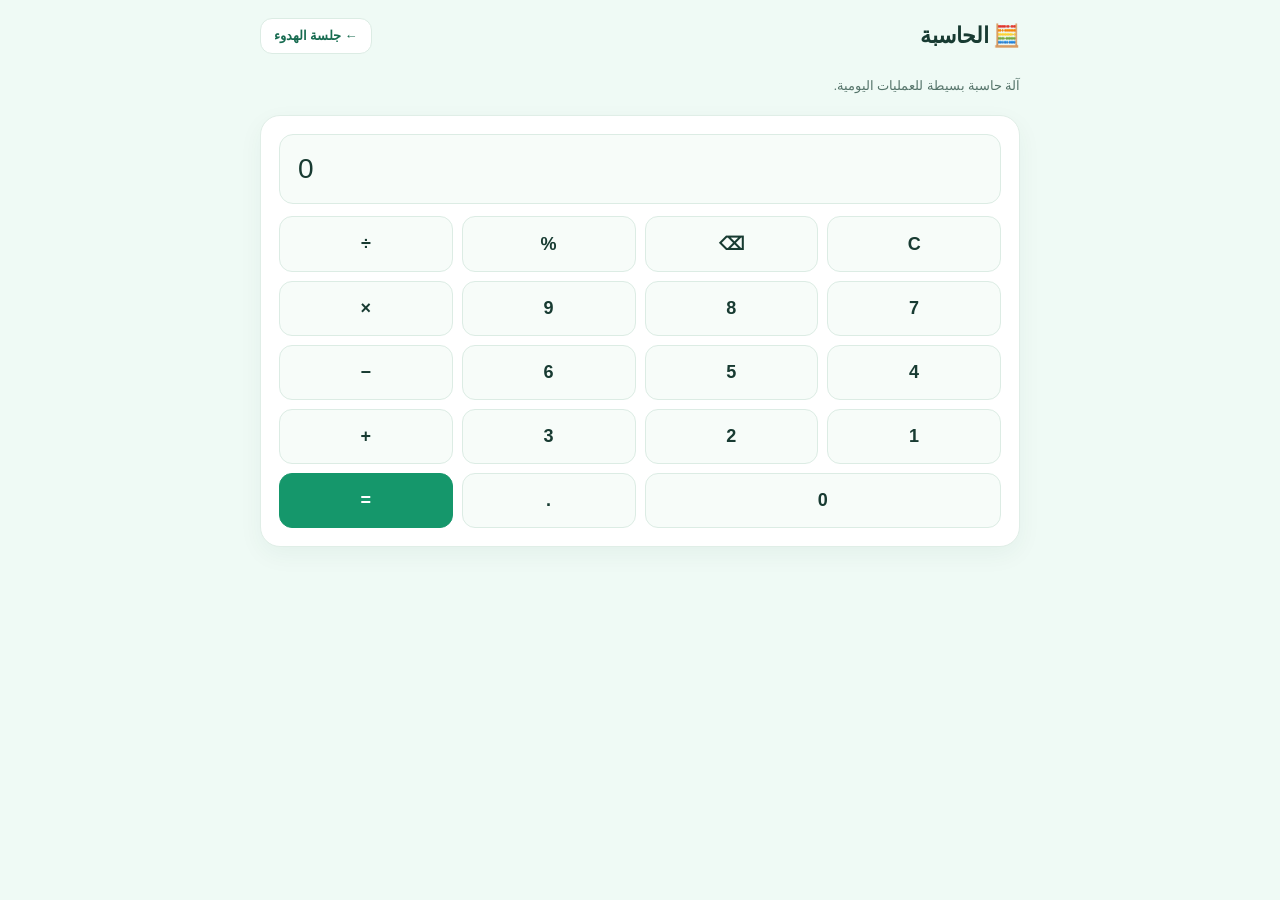
<file: calculator.html>
<head>
<meta charset="utf-8">
<meta name="viewport" content="width=device-width,initial-scale=1,viewport-fit=cover">
<meta name="theme-color" content="#eff7ff">
<meta name="description" content="تطبيق كونكت واي فاي لإدارة حسابك وخدمات الشبكة والدعم الفني.">
<link rel="manifest" href="./manifest.webmanifest">
<link rel="icon" href="./icons/icon-192.png">
<link rel="apple-touch-icon" href="./icons/icon-192.png">
<title>الحاسبة | كونكت واي فاي</title>
<link rel="stylesheet" href="./assets/fonts/fonts.css">
<style>
*{box-sizing:border-box}html{min-height:100%;scroll-behavior:smooth}body{margin:0;min-height:100vh;font-family:"Cairo",Tahoma,sans-serif;color:var(--text);background:var(--bg);padding-bottom:calc(22px + env(safe-area-inset-bottom));transition:background .25s,color .25s}
:root{--bg:#eff7ff;--panel:#fff;--text:#142846;--muted:#687b94;--line:#dce8f2;--accent:#087fc7;--accent2:#39bce8;--support:#119b66;--shadow:0 8px 25px rgba(22,75,119,.08)}
body[data-theme="sky"]{--bg:#eaf6ff;--panel:rgba(255,255,255,.94);--text:#102b52;--muted:#607b9e;--line:#cfe6f4;--accent:#0789d4;--accent2:#42c9f2;background:linear-gradient(160deg,#dff2ff,#f7fbff 55%,#e8f5ff)}
body[data-theme="neon"]{--bg:#061326;--panel:rgba(7,25,48,.94);--text:#f3f9ff;--muted:#9db7d2;--line:rgba(40,180,255,.28);--accent:#00c8ff;--accent2:#7a64ff;--support:#08c98b;background:radial-gradient(ellipse at 50% 0%,#073d69,transparent 45%),#041022}
body[data-theme="waves"]{--bg:#090e35;--panel:rgba(20,25,75,.94);--text:#fff;--muted:#c1c5e9;--line:rgba(130,115,255,.3);--accent:#ff5fc8;--accent2:#32d9ff;--support:#16c98b;background:radial-gradient(ellipse at 10% 80%,rgba(239,52,180,.22),transparent 38%),#080d31}
body[data-theme="minimal"]{--bg:#f4f6fa;--panel:#fff;--text:#192b43;--muted:#718096;--line:#e4eaf1;--accent:#1769aa;--accent2:#36a8cf;--support:#16875e;background:#f4f6fa}
body[data-theme="desert"]{--bg:#f9efe0;--panel:rgba(255,250,241,.96);--text:#422d21;--muted:#876b53;--line:rgba(133,83,43,.2);--accent:#c56a25;--accent2:#e7a34c;--support:#21865b;background:linear-gradient(160deg,#f5dfc1,#fff8ed 65%,#efd8b7)}
body[data-theme="cyber"]{--bg:#10082d;--panel:rgba(28,15,67,.95);--text:#fff;--muted:#c6b8e8;--line:rgba(171,105,255,.32);--accent:#20d9ff;--accent2:#bd4cff;--support:#18d18b;background:radial-gradient(ellipse at 80% 0%,#42106a,transparent 40%),#0b0623}
.bg-art{position:fixed;inset:0;z-index:-1;pointer-events:none;background-position:center top;background-size:cover;opacity:.19}
body[data-theme="sky"] .bg-art{background-image:url("./backgrounds/sky.svg")}
body[data-theme="neon"] .bg-art{background-image:url("./backgrounds/neon.svg");opacity:.35}
body[data-theme="waves"] .bg-art{background-image:url("./backgrounds/waves.svg");opacity:.42}
body[data-theme="minimal"] .bg-art{background-image:url("./backgrounds/minimal.svg");opacity:.28}
body[data-theme="desert"] .bg-art{background-image:url("./backgrounds/desert.svg");opacity:.35}
body[data-theme="cyber"] .bg-art{background-image:url("./backgrounds/cyber.svg");opacity:.4}
.app{width:min(100% - 28px,540px);margin:0 auto;padding:calc(12px + env(safe-area-inset-top)) 0 10px}
.topbar{height:54px;display:flex;align-items:center;justify-content:space-between;gap:12px}
.brand{display:flex;align-items:center;gap:10px;min-width:0}.logo{width:43px;height:43px;object-fit:contain;background:#fff;border-radius:13px;border:1px solid var(--line);padding:2px}
.brand-name{font-size:16px;font-weight:900;line-height:1.3}.brand-sub{font-size:9px;letter-spacing:.8px;color:var(--muted)}

.top-actions{display:flex;align-items:center;gap:8px}
.header-action svg{width:19px;height:19px;fill:none;stroke:currentColor;stroke-width:1.9;stroke-linecap:round;stroke-linejoin:round}
.header-action{display:grid;place-items:center}
.header-action:active{transform:scale(.94)}
@media(max-width:420px){.top-actions{gap:6px}.header-action,.top-actions .round-btn{width:38px;height:38px;min-width:38px}}
.top-actions{display:flex;gap:7px}.round-btn{width:38px;height:38px;border-radius:13px;border:1px solid var(--line);background:var(--panel);color:var(--text);display:grid;place-items:center;font-size:17px;cursor:pointer}
/* V23: compact five-item navigation — all shortcuts visible without horizontal scrolling */
.quick-nav{position:sticky;top:6px;z-index:15;display:grid;grid-template-columns:repeat(5,minmax(0,1fr));gap:5px;margin:9px 0 14px;padding:6px;border:1px solid var(--line);border-radius:16px;background:color-mix(in srgb,var(--panel) 94%,transparent);backdrop-filter:blur(14px);-webkit-backdrop-filter:blur(14px);box-shadow:0 5px 18px rgba(22,75,119,.06)}
.quick-nav a{min-width:0;min-height:55px;display:flex;flex-direction:column;align-items:center;justify-content:center;gap:4px;padding:5px 1px;border-radius:11px;text-decoration:none;color:var(--text);background:transparent;border:1px solid transparent;font-size:clamp(7px,2.05vw,9px);font-weight:800;line-height:1.25;white-space:nowrap;text-align:center;transition:background .2s,border-color .2s,transform .2s}
.quick-nav a:hover,.quick-nav a:focus-visible{background:color-mix(in srgb,var(--accent) 8%,var(--panel));border-color:color-mix(in srgb,var(--accent) 18%,var(--line));outline:none}
.quick-nav a:active{transform:scale(.95)}.quick-nav .quick-icon{width:25px;height:25px;display:grid;place-items:center;border-radius:8px;background:color-mix(in srgb,var(--accent) 10%,var(--panel));color:var(--accent)}
.quick-nav .quick-icon svg{width:15px;height:15px;fill:none;stroke:currentColor;stroke-width:1.8;stroke-linecap:round;stroke-linejoin:round;display:block}
#services,#notifications,#offers,#help-center,#support{scroll-margin-top:82px}
@media(min-width:700px){.quick-nav{margin:10px 0 18px;gap:8px;padding:7px}.quick-nav a{min-height:58px;font-size:11px;gap:5px}.quick-nav .quick-icon{width:27px;height:27px}}
@media(min-width:700px){.quick-nav{margin:10px 0 18px;justify-content:center}.quick-nav a{font-size:11px;padding:9px 14px}}
.hero{position:relative;margin:17px 0 19px;padding:23px 19px 21px;border-radius:23px;background:var(--panel);border:1px solid var(--line);box-shadow:var(--shadow);overflow:hidden}
.hero:after{content:"";position:absolute;width:155px;height:155px;border-radius:50%;border:1px solid color-mix(in srgb,var(--accent) 25%,transparent);left:-64px;top:-90px;box-shadow:0 0 0 17px color-mix(in srgb,var(--accent) 5%,transparent),0 0 0 36px color-mix(in srgb,var(--accent) 3%,transparent)}
.eyebrow{display:inline-flex;align-items:center;gap:7px;color:var(--accent);font-size:10px;font-weight:800}.live-dot{width:7px;height:7px;border-radius:50%;background:var(--accent2);box-shadow:0 0 0 4px color-mix(in srgb,var(--accent2) 14%,transparent)}
h1{font-size:clamp(26px,7vw,34px);font-weight:900;line-height:1.45;margin:9px 0 4px;letter-spacing:-.4px}
h1 span{color:var(--accent)}.hero p{font-size:11px;line-height:1.9;color:var(--muted);margin:0;max-width:340px}
.section-title{display:flex;align-items:center;justify-content:space-between;margin:0 2px 10px}.section-title h2{font-size:14px;font-weight:900;margin:0}.section-title span{font-size:9px;color:var(--muted)}
.services{display:grid;grid-template-columns:1fr;gap:10px}
.service{min-height:90px;display:flex;align-items:center;gap:13px;padding:13px 14px;border-radius:18px;background:var(--panel);border:1px solid var(--line);box-shadow:var(--shadow);text-decoration:none;color:var(--text);transition:transform .2s,border-color .2s;position:relative;overflow:hidden}
.service:active{transform:scale(.985)}.service:hover{border-color:var(--accent)}
.service-icon{width:53px;height:53px;flex:none;border-radius:16px;display:grid;place-items:center;background:color-mix(in srgb,var(--accent) 12%,var(--panel));color:var(--accent);border:1px solid color-mix(in srgb,var(--accent) 17%,transparent)}
.service-icon svg{width:27px;height:27px;fill:none;stroke:currentColor;stroke-width:1.8;stroke-linecap:round;stroke-linejoin:round}
.service-copy{flex:1;min-width:0}.service h3{font-size:15px;font-weight:900;margin:0 0 2px;line-height:1.55}.service p{font-size:10px;line-height:1.7;color:var(--muted);margin:0}
.go{width:34px;height:34px;flex:none;border-radius:12px;display:grid;place-items:center;background:color-mix(in srgb,var(--accent) 9%,var(--panel));color:var(--accent);border:1px solid color-mix(in srgb,var(--accent) 18%,var(--line));transition:transform .22s,background .22s,border-color .22s}.go svg{width:17px;height:17px;fill:none;stroke:currentColor;stroke-width:2;stroke-linecap:round;stroke-linejoin:round}.service:hover .go{transform:translateX(-3px);background:color-mix(in srgb,var(--accent) 16%,var(--panel));border-color:var(--accent)}.service:active .go{transform:scale(.92)}
.service.agent .service-icon{--accent:#8265d8;color:#8265d8;background:color-mix(in srgb,#8265d8 12%,var(--panel))}
.service.admin .service-icon{--accent:#e46b48;color:#e46b48;background:color-mix(in srgb,#e46b48 12%,var(--panel))}
.support{margin-top:15px;display:flex;align-items:center;justify-content:space-between;gap:10px;padding:12px 13px;border-radius:17px;background:color-mix(in srgb,var(--support) 9%,var(--panel));border:1px solid color-mix(in srgb,var(--support) 25%,var(--line))}
.support-copy{display:flex;align-items:center;gap:9px;min-width:0}.wa{width:39px;height:39px;flex:none;border-radius:13px;display:grid;place-items:center;background:color-mix(in srgb,var(--support) 17%,var(--panel));color:var(--support);font-size:20px}
.support h3{font-size:12px;margin:0;font-weight:900}.support p{font-size:9px;margin:1px 0 0;color:var(--muted)}
.support-link{padding:9px 11px;border-radius:11px;background:var(--support);color:#fff;text-decoration:none;font-size:10px;font-weight:900;white-space:nowrap}
.tools{display:flex;justify-content:center;gap:9px;margin:13px 0 0}.tool-btn{display:flex;align-items:center;gap:7px;border:1px solid var(--line);background:var(--panel);color:var(--muted);border-radius:12px;padding:9px 12px;font:700 10px "Cairo",sans-serif;cursor:pointer}
.tool-btn svg{width:15px;height:15px;fill:none;stroke:currentColor;stroke-width:1.8;stroke-linecap:round;stroke-linejoin:round}
.footer{text-align:center;font-size:9px;color:var(--muted);padding:17px 0 5px}
.sheet-backdrop{position:fixed;inset:0;background:rgba(3,14,30,.48);z-index:20;opacity:0;pointer-events:none;transition:opacity .25s}
.sheet-backdrop.open{opacity:1;pointer-events:auto}
.sheet{position:fixed;z-index:21;bottom:0;left:0;right:0;max-height:min(78vh,680px);overflow:auto;padding:12px 18px calc(20px + env(safe-area-inset-bottom));background:var(--panel);color:var(--text);border-radius:24px 24px 0 0;border:1px solid var(--line);box-shadow:0 -12px 45px rgba(0,0,0,.18);transform:translateY(105%);transition:transform .3s ease}
.sheet.open{transform:translateY(0)}.handle{width:42px;height:4px;border-radius:5px;background:var(--muted);opacity:.35;margin:0 auto 14px}
.sheet-head{display:flex;align-items:center;justify-content:space-between;margin-bottom:12px}.sheet-head h2{font-size:16px;margin:0}.close{border:0;background:transparent;color:var(--muted);font-size:24px}
.theme-grid{display:grid;grid-template-columns:repeat(2,minmax(0,1fr));gap:10px}
.theme-option{border:2px solid var(--line);border-radius:13px;padding:6px;background:var(--panel);color:var(--text);text-align:right;cursor:pointer;min-width:0}
.theme-option[aria-pressed="true"]{border-color:var(--accent);box-shadow:0 0 0 2px color-mix(in srgb,var(--accent) 12%,transparent)}
.swatch{height:65px;border-radius:8px;background-size:cover;background-position:center;margin-bottom:6px}
.theme-option[data-theme-choice="sky"] .swatch{background-image:url("./backgrounds/sky.svg")}
.theme-option[data-theme-choice="neon"] .swatch{background-image:url("./backgrounds/neon.svg")}
.theme-option[data-theme-choice="waves"] .swatch{background-image:url("./backgrounds/waves.svg")}
.theme-option[data-theme-choice="minimal"] .swatch{background-image:url("./backgrounds/minimal.svg")}
.theme-option[data-theme-choice="desert"] .swatch{background-image:url("./backgrounds/desert.svg")}
.theme-option[data-theme-choice="cyber"] .swatch{background-image:url("./backgrounds/cyber.svg")}
.theme-option strong{font-size:10px;display:block}.theme-option small{font-size:8px;color:var(--muted)}
.toast{position:fixed;z-index:30;bottom:calc(18px + env(safe-area-inset-bottom));left:50%;transform:translate(-50%,15px);opacity:0;pointer-events:none;background:#15243b;color:#fff;border-radius:10px;padding:11px 15px;font-size:11px;transition:.25s;max-width:calc(100% - 28px);text-align:center}
.toast.on{opacity:1;transform:translate(-50%,0)}

/* V17: animated Arabic display headline + responsive support CTA */
.hero-title{
 font-family:"Alexandria","Cairo",sans-serif;
 font-size:clamp(31px,8vw,43px);
 font-weight:400;
 line-height:1.35;
 letter-spacing:.1px;
 margin:8px 0 1px;
 color:var(--text);
 text-shadow:0 3px 16px color-mix(in srgb,var(--accent) 14%,transparent);
}
.type-line{
 font-family:"Tajawal","Cairo",sans-serif;
 font-weight:800;
 min-height:42px;
 display:flex;
 align-items:center;
 justify-content:center;
 gap:4px;
 direction:rtl;
 color:var(--accent);
 font-size:clamp(23px,6vw,31px);
 line-height:1.55;
 margin:0 0 7px;
}
.type-cursor{
 display:inline-block;
 width:2px;
 height:1.05em;
 border-radius:2px;
 background:var(--accent2);
 box-shadow:0 0 9px var(--accent2);
 animation:cursorBlink .75s steps(2,start) infinite;
}
@keyframes cursorBlink{to{visibility:hidden}}
.support-link{
 position:relative;
 isolation:isolate;
 transform-origin:center;
 animation:supportBounce 2.8s ease-in-out infinite;
 box-shadow:0 7px 18px color-mix(in srgb,var(--support) 24%,transparent);
}
.support-link:before{
 content:"";
 position:absolute;
 inset:-4px;
 z-index:-1;
 border:1px solid color-mix(in srgb,var(--support) 42%,transparent);
 border-radius:14px;
 opacity:0;
 animation:supportRipple 2.8s ease-out infinite;
}
.support-link:active{transform:scale(.94);animation:none}
.support-link:hover{animation-play-state:paused;filter:brightness(1.07)}
@keyframes supportBounce{
 0%,72%,100%{transform:translateY(0) scale(1)}
 78%{transform:translateY(-4px) scale(1.025)}
 84%{transform:translateY(0) scale(.99)}
 90%{transform:translateY(-2px) scale(1.01)}
}
@keyframes supportRipple{
 0%,65%{transform:scale(.96);opacity:0}
 73%{opacity:.55}
 100%{transform:scale(1.16);opacity:0}
}
@media(prefers-reduced-motion:reduce){
 .support-link,.support-link:before,.type-cursor{animation:none!important}
}


/* V19: customer announcements and current offers */
.content-hub{display:grid;grid-template-columns:1fr;gap:12px;margin:16px 0 2px}
.content-panel{min-width:0;padding:14px;border:1px solid var(--line);border-radius:18px;background:var(--panel);box-shadow:var(--shadow)}
.content-head{display:flex;align-items:center;justify-content:space-between;gap:8px;margin-bottom:11px}
.content-heading{display:flex;align-items:center;gap:8px;min-width:0}
.content-symbol{width:34px;height:34px;flex:none;border-radius:11px;display:grid;place-items:center;background:color-mix(in srgb,var(--accent) 11%,var(--panel));color:var(--accent)}
.content-symbol svg{width:18px;height:18px;fill:none;stroke:currentColor;stroke-width:1.8;stroke-linecap:round;stroke-linejoin:round}
.content-heading h2{font-size:13px;font-weight:900;margin:0}
.content-heading small{display:block;color:var(--muted);font-size:9px;margin-top:1px}
.content-more{border:0;background:transparent;color:var(--accent);font:800 10px "Cairo",sans-serif;white-space:nowrap;cursor:pointer;padding:6px}
.content-list{display:grid;gap:8px}
.content-item{padding:10px 11px;border-radius:13px;background:color-mix(in srgb,var(--accent) 4%,var(--panel));border:1px solid color-mix(in srgb,var(--line) 80%,transparent);min-width:0}
.content-item-top{display:flex;align-items:center;justify-content:space-between;gap:8px;margin-bottom:4px}
.content-item h3{font-size:11px;line-height:1.6;margin:0;font-weight:900;color:var(--text)}
.content-date{font-size:8px;color:var(--muted);white-space:nowrap}
.content-item p{font-size:10px;line-height:1.8;color:var(--muted);margin:0;overflow-wrap:anywhere}
.content-tag{display:inline-flex;align-items:center;padding:3px 7px;border-radius:20px;font-size:8px;font-weight:800;background:color-mix(in srgb,var(--accent) 10%,var(--panel));color:var(--accent);margin-top:6px}
.content-tag.alert{color:#b65a21;background:#fff0e4}.content-tag.maintenance{color:#8265d8;background:#f0ebff}
.content-empty{padding:15px 9px;text-align:center;border:1px dashed var(--line);border-radius:13px;color:var(--muted);font-size:10px;line-height:1.8}
.offer-item img{display:block;width:100%;max-height:135px;object-fit:cover;border-radius:10px;margin:0 0 8px;background:var(--line)}
.offer-action{display:inline-flex;margin-top:8px;padding:7px 10px;border-radius:9px;background:var(--accent);color:white;text-decoration:none;font-size:9px;font-weight:900}
.content-status{font-size:8px;color:var(--muted);margin-top:8px;text-align:left}
@media(min-width:700px){.content-hub{grid-template-columns:repeat(2,minmax(0,1fr));gap:14px;margin-top:18px}.content-panel{padding:15px}.content-item{padding:11px}}

@media(min-width:700px){body{padding-bottom:30px}.app{width:min(100% - 48px,760px);padding-top:25px}.hero{padding:35px 32px;margin:24px 0}.hero p{font-size:13px}.services{grid-template-columns:repeat(3,minmax(0,1fr));gap:14px}.service{min-height:175px;align-items:flex-start;flex-direction:column;padding:18px}.service-icon{width:55px;height:55px}.service h3{font-size:16px}.service p{font-size:11px}.go{position:absolute;left:15px;bottom:15px}.support{padding:15px 18px}.sheet{width:min(100%,620px);left:50%;right:auto;transform:translate(-50%,105%);border-radius:24px 24px 0 0}.sheet.open{transform:translate(-50%,0)}}
@media(prefers-reduced-motion:reduce){*,*:before,*:after{animation:none!important;transition:none!important;scroll-behavior:auto!important}}

/* V21: customer help center */
.help-center{margin-top:18px}
.help-groups{display:grid;grid-template-columns:1fr;gap:12px}
.help-group{background:var(--panel);border:1px solid var(--line);border-radius:18px;padding:13px;box-shadow:var(--shadow);min-width:0}
.help-group-head{display:flex;align-items:center;gap:9px;margin-bottom:10px}
.help-group-icon{width:36px;height:36px;display:grid;place-items:center;border-radius:12px;background:color-mix(in srgb,var(--accent) 12%,var(--panel));color:var(--accent);font-size:17px}
.help-group-head h3{font-size:13px;margin:0;font-weight:900}.help-group-head p{font-size:9px;color:var(--muted);margin:1px 0 0}
.help-list{display:grid;grid-template-columns:1fr;gap:8px}
.help-link{display:flex;align-items:center;gap:10px;padding:8px;border:1px solid var(--line);border-radius:13px;color:var(--text);text-decoration:none;min-width:0;transition:border-color .2s,transform .2s;background:color-mix(in srgb,var(--panel) 94%,var(--bg))}
.help-link:hover{border-color:var(--accent)}.help-link:active{transform:scale(.99)}
.help-thumb{width:82px;height:54px;flex:none;border-radius:9px;background:color-mix(in srgb,var(--accent) 7%,var(--panel));display:grid;place-items:center}.youtube-thumb svg{width:43px;height:31px;display:block}
.help-copy{flex:1;min-width:0}.help-copy strong{display:block;font-size:10px;line-height:1.6}.help-copy small{display:block;color:var(--muted);font-size:8px;margin-top:2px}
.help-play{width:27px;height:27px;flex:none;border-radius:50%;display:grid;place-items:center;background:color-mix(in srgb,#e53935 12%,var(--panel));color:#e53935;font-size:11px}
.help-download{display:flex;align-items:center;justify-content:center;gap:8px;margin-top:9px;padding:10px;border-radius:12px;background:color-mix(in srgb,var(--support) 10%,var(--panel));border:1px solid color-mix(in srgb,var(--support) 25%,var(--line));color:var(--support);font-size:10px;font-weight:900;text-decoration:none}
@media(min-width:700px){.help-groups{grid-template-columns:repeat(2,minmax(0,1fr))}.help-group:first-child{grid-column:1/-1}.help-group:first-child .help-list{grid-template-columns:repeat(2,minmax(0,1fr))}.help-group:first-child .help-link:last-child{grid-column:1/-1}}


/* V26: quiet update feedback and ambient audio control */
.header-action.sound-on{color:var(--accent);background:color-mix(in srgb,var(--accent) 13%,var(--panel));position:relative}
.header-action.sound-off{color:#dc2626;position:relative}
.header-action.sound-off::after{content:"";position:absolute;width:21px;height:2.5px;background:#dc2626;border-radius:3px;transform:rotate(-45deg);box-shadow:0 0 0 1px var(--panel);pointer-events:none}
.sound-indicator{position:absolute;width:6px;height:6px;border-radius:50%;background:#16a36a;right:4px;top:4px;box-shadow:0 0 0 2px var(--panel)}
.header-action.is-updating{position:relative;opacity:.9}.header-action.is-updating svg{animation:none!important;opacity:.18}.header-action.is-updating::after{content:"";position:absolute;width:17px;height:17px;border:2px solid currentColor;border-left-color:transparent;border-radius:50%;animation:connect-spin .8s linear infinite}
@keyframes connect-spin{to{transform:rotate(360deg)}}
.header-action:disabled{opacity:.8;cursor:wait}
.update-notice{position:fixed;z-index:100;top:14px;left:50%;transform:translate(-50%,-18px);width:min(92vw,430px);display:flex;align-items:center;gap:11px;padding:13px 16px;border:1px solid var(--line);border-radius:17px;background:var(--panel);color:var(--text);box-shadow:0 12px 34px #10294b25;font-size:13px;font-weight:800;line-height:1.7;opacity:0;pointer-events:none;transition:opacity .25s,transform .25s}
.update-notice.on{opacity:1;transform:translate(-50%,0)}
.update-notice-icon{width:28px;height:28px;flex:none;border-radius:50%;display:grid;place-items:center;background:color-mix(in srgb,var(--accent) 13%,var(--panel));color:var(--accent)}
.update-notice.success .update-notice-icon{background:#dcfce7;color:#15803d}
.update-notice.error .update-notice-icon{background:#fee2e2;color:#b91c1c}
.update-notice.loading .update-notice-icon:before{content:"";width:15px;height:15px;border:2px solid currentColor;border-left-color:transparent;border-radius:50%;animation:connect-spin .8s linear infinite}
.update-notice.success .update-notice-icon:before{content:"✓";font-size:19px}
.update-notice.error .update-notice-icon:before{content:"!";font-size:18px}
@media(max-width:420px){.top-actions{gap:5px}.header-action,.top-actions .round-btn{width:36px;height:36px;min-width:36px}}


/* V32: refined premium hero identity */
.hero-premium{
 position:relative; isolation:isolate; display:flex; flex-direction:column; align-items:flex-start;
 min-height:0; padding:25px 25px 23px; margin:17px 0 19px; text-align:right;
 background:linear-gradient(125deg,color-mix(in srgb,var(--panel) 96%,white),var(--panel));
 border:1px solid color-mix(in srgb,var(--accent) 15%,var(--line));
 border-radius:22px; box-shadow:0 12px 34px rgba(24,83,130,.075);
}
.hero-premium:after{width:190px;height:190px;left:auto;right:-115px;top:-120px;border-color:color-mix(in srgb,var(--accent) 13%,transparent);box-shadow:0 0 0 18px color-mix(in srgb,var(--accent) 3%,transparent),0 0 0 38px color-mix(in srgb,var(--accent) 2%,transparent);z-index:-1}
.hero-brandline{display:flex;align-items:center;gap:9px;margin-bottom:8px}
.hero-mark{width:31px;height:31px;display:grid;place-items:center;border-radius:10px;background:color-mix(in srgb,var(--accent) 10%,var(--panel));color:var(--accent);border:1px solid color-mix(in srgb,var(--accent) 18%,var(--line))}
.hero-mark svg{width:19px;height:19px;fill:none;stroke:currentColor;stroke-width:1.8;stroke-linecap:round}
.hero-premium .eyebrow{font-size:10px;letter-spacing:0}
.hero-premium .hero-title{font-family:"Alexandria","Cairo",sans-serif;font-size:clamp(27px,5.2vw,36px);font-weight:650;line-height:1.35;letter-spacing:-1px;margin:0 0 1px;color:var(--text);text-shadow:none}
.hero-premium .hero-title span{color:var(--accent);font-weight:750}
.hero-premium .type-line{justify-content:flex-start;min-height:0;font-size:clamp(17px,3.5vw,23px);font-weight:750;line-height:1.5;margin:0 0 7px;gap:3px}
.hero-premium .type-cursor{height:.9em;width:2px}
.hero-premium p{font-size:11px;line-height:1.8;max-width:none;margin:0;color:var(--muted)}
.hero-accent{position:absolute;right:0;top:22px;bottom:22px;width:3px;border-radius:4px;background:linear-gradient(180deg,var(--accent),color-mix(in srgb,var(--accent2) 55%,var(--accent)));opacity:.8}
@media(min-width:700px){.hero-premium{padding:27px 30px 25px;min-height:195px;justify-content:center}.hero-premium .hero-title{font-size:38px}.hero-premium .type-line{font-size:23px}.hero-premium p{font-size:12px}}
@media(max-width:420px){.hero-premium{padding:21px 19px 19px;border-radius:19px}.hero-premium .hero-title{font-size:29px}.hero-premium .type-line{font-size:18px}.hero-mark{width:29px;height:29px}}
/* V33: balanced hero typography and centered content rhythm */
.hero-premium{align-items:center;text-align:center;padding:30px 28px 28px;gap:0;min-height:0}
.hero-brandline{justify-content:center;flex-wrap:wrap;margin:0 0 13px;gap:9px}
.hero-premium .eyebrow{font-size:10px;line-height:1.7}
.hero-premium .hero-title{font-size:clamp(27px,4.4vw,34px);line-height:1.45;letter-spacing:-.45px;margin:0 0 5px;font-weight:650}
.hero-premium .type-line{justify-content:center;min-height:0;font-size:clamp(17px,2.7vw,21px);line-height:1.65;margin:0 0 10px;gap:4px}
.hero-premium p{font-size:12px;line-height:1.9;max-width:100%;margin:0 auto;letter-spacing:0}
.hero-accent{right:50%;top:auto;bottom:0;transform:translateX(50%);width:76px;height:3px}
.hero-premium:after{right:-110px;left:auto;top:-130px}
@media(min-width:700px){.hero-premium{padding:29px 38px 30px;min-height:190px}.hero-premium .hero-title{font-size:35px}.hero-premium .type-line{font-size:21px}.hero-premium p{font-size:12px}}
@media(max-width:420px){.hero-premium{padding:24px 17px 23px;gap:0}.hero-brandline{margin-bottom:10px}.hero-premium .hero-title{font-size:27px;margin-bottom:5px}.hero-premium .type-line{font-size:17px;margin-bottom:8px}.hero-premium p{font-size:10px}.hero-accent{width:58px}}


.update-notice.has-action{pointer-events:auto;flex-wrap:wrap;justify-content:flex-start}
.update-notice.has-action #updateNoticeText{flex:1;min-width:150px}
.apply-update{border:0;border-radius:10px;padding:9px 14px;background:var(--accent);color:#fff;font:inherit;font-weight:900;cursor:pointer;white-space:nowrap}
.apply-update[hidden]{display:none}
#refreshApp svg{width:18px;height:18px;stroke-width:2.2}
#refreshApp{color:var(--text)}
#refreshApp svg{width:19px;height:19px;fill:none;stroke:currentColor;stroke-width:2;stroke-linecap:round;stroke-linejoin:round}
#refreshApp:not(.is-updating)::after{content:none}
#refreshApp.is-updating svg{opacity:.25}

/* V37: right-to-left alignment for the Connect WiFi brand title */
.hero-premium .hero-title{
 direction:rtl;
 text-align:right;
 align-self:stretch;
 width:100%;
 unicode-bidi:plaintext;
}

/* V38: restore prominent Connect WiFi hero title and enlarge desktop layout */
@media(min-width:700px){
 .app{width:min(100% - 56px,860px)}
 .hero-premium{padding:34px 42px 32px;min-height:220px}
 .hero-premium .hero-title{font-size:48px;line-height:1.4;font-weight:650;letter-spacing:-.7px;direction:rtl;text-align:right;align-self:stretch;width:100%}
 .hero-premium .type-line{font-size:26px;line-height:1.6}
 .hero-premium p{font-size:13px}
 .hero-brandline{margin-bottom:15px}
 .topbar{height:60px}
 .brand-name{font-size:18px}
 .brand-sub{font-size:10px}
 .round-btn{width:44px;height:44px}
 .quick-nav a{font-size:12px;min-height:62px}
 .quick-nav .quick-icon{width:30px;height:30px}
 .section-title h2{font-size:16px}
 .section-title span{font-size:11px}
 .service{min-height:190px;padding:20px}
 .service h3{font-size:17px}
 .service p{font-size:12px;line-height:1.9}
}
@media(max-width:699px){
 .hero-premium .hero-title{direction:rtl;text-align:right;align-self:stretch;width:100%;font-size:clamp(30px,7vw,38px)}
}

/* V39: RTL alignment for hero eyebrow and supporting description */
.hero-premium .hero-brandline{
 direction:rtl;
 justify-content:flex-start;
 align-self:stretch;
 width:100%;
 text-align:right;
}
.hero-premium .eyebrow{
 direction:rtl;
 text-align:right;
}
.hero-premium > p{
 direction:rtl;
 text-align:right;
 align-self:stretch;
 width:100%;
 margin-right:0;
 margin-left:0;
}

/* V40: anchor the eyebrow line to the right edge in RTL */
.hero-premium .hero-brandline{direction:rtl;justify-content:flex-start;text-align:right}
.hero-premium .eyebrow{direction:rtl;text-align:right;unicode-bidi:plaintext}

.install-guide{display:flex;align-items:center;gap:12px;margin:12px 0 14px;padding:12px 14px;border:1px solid color-mix(in srgb,var(--accent) 25%,var(--line));border-radius:17px;background:var(--panel);box-shadow:var(--shadow);direction:rtl;text-align:right}
.install-guide[hidden]{display:none}.install-guide-logo{width:48px;height:48px;flex:none;object-fit:contain;border-radius:13px;background:#fff;border:1px solid var(--line);padding:3px}
.install-guide-copy{display:flex;flex:1;min-width:0;flex-direction:column;gap:3px}.install-guide-copy strong{font-size:13px;font-weight:900;color:var(--text);line-height:1.5}.install-guide-copy span{font-size:11px;color:var(--muted);line-height:1.65}
.install-guide-action{flex:none;border:0;border-radius:11px;background:var(--accent);color:#fff;padding:10px 13px;font:inherit;font-size:11px;font-weight:900;cursor:pointer}
.install-guide.browser-warning{border-color:#f0b35b;background:color-mix(in srgb,#fff7e8 85%,var(--panel))}
@media(max-width:480px){.install-guide{gap:9px;padding:10px}.install-guide-logo{width:42px;height:42px}.install-guide-copy strong{font-size:12px}.install-guide-copy span{font-size:10px}.install-guide-action{padding:9px 10px;font-size:10px}}

.install-success{position:fixed;inset:0;z-index:300;display:grid;place-items:center;padding:20px;background:rgba(9,28,52,.48);backdrop-filter:blur(5px)}
.install-success[hidden]{display:none}
.install-success-card{width:min(100%,390px);padding:25px 22px;border-radius:24px;background:var(--panel);border:1px solid var(--line);box-shadow:0 22px 70px rgba(8,35,65,.24);text-align:center;direction:rtl}
.install-success-logo{width:76px;height:76px;object-fit:contain;padding:5px;border-radius:20px;background:#fff;border:1px solid var(--line)}
.install-success-card h2{font-size:19px;line-height:1.6;margin:14px 0 7px;color:var(--text)}
.install-success-card p{font-size:13px;line-height:1.9;color:var(--muted);margin:0}
.install-success-steps{display:flex;align-items:center;justify-content:center;gap:8px;flex-wrap:wrap;margin:17px 0;padding:12px;border-radius:14px;background:color-mix(in srgb,var(--accent) 8%,var(--panel));font-size:11px;font-weight:800;color:var(--text)}
.install-success-steps span{display:grid;place-items:center;width:22px;height:22px;border-radius:50%;background:var(--accent);color:white}
.install-success-close{width:100%;border:0;border-radius:13px;padding:12px;background:var(--accent);color:#fff;font:inherit;font-weight:900;cursor:pointer}

/* V44: animated Connect WiFi logo hero */
.hero-logo-stage{position:relative;width:100%;display:flex;justify-content:center;align-items:center;min-height:174px;margin:2px 0 3px;perspective:700px}
.hero-logo-stage:before{content:"";position:absolute;width:138px;height:16px;bottom:8px;border-radius:50%;background:color-mix(in srgb,var(--accent) 18%,transparent);filter:blur(10px);animation:logo-shadow 3.8s ease-in-out infinite}
.hero-logo-animated{position:relative;z-index:1;width:clamp(118px,19vw,170px);height:auto;max-height:170px;object-fit:contain;filter:drop-shadow(0 9px 13px rgba(12,70,112,.13));transform-origin:50% 85%;animation:logo-pop-bounce 4.6s cubic-bezier(.22,.8,.25,1) infinite;cursor:pointer;transition:filter .25s}
.hero-logo-animated:hover{filter:drop-shadow(0 14px 20px rgba(8,137,212,.27)) brightness(1.04)}
.hero-logo-animated:active{transform:scale(.94)}
@keyframes logo-pop-bounce{
 0%{opacity:0;transform:translateY(76px) scale(.68) rotate(-7deg)}
 9%{opacity:1;transform:translateY(-13px) scale(1.06) rotate(3deg)}
 15%{opacity:1;transform:translateY(5px) scale(.97) rotate(-1.5deg)}
 21%{opacity:1;transform:translateY(-5px) scale(1.02) rotate(1deg)}
 27%,66%{opacity:1;transform:translateY(0) scale(1) rotate(0)}
 75%{opacity:.9;transform:translateY(-9px) scale(1.02) rotate(0)}
 87%{opacity:0;transform:translateY(70px) scale(.72) rotate(5deg)}
 100%{opacity:0;transform:translateY(76px) scale(.68) rotate(5deg)}
}
@keyframes logo-shadow{0%,87%,100%{opacity:0;transform:scale(.55)}12%,66%{opacity:1;transform:scale(1)}}
@media(max-width:699px){.hero-logo-stage{min-height:132px;margin:0}.hero-logo-animated{width:clamp(105px,32vw,132px);max-height:132px}}
@media(prefers-reduced-motion:reduce){.hero-logo-animated,.hero-logo-stage:before{animation:none}.hero-logo-animated{opacity:1;transform:none}}

/* V45: dedicated logo stage, isolated from the typewriter line */
.hero-premium .hero-logo-stage{
 position:relative;
 display:grid;
 place-items:center;
 width:100%;
 height:178px;
 min-height:178px;
 margin:2px 0 10px;
 overflow:hidden;
 background:transparent!important;
 isolation:isolate;
}
.hero-premium .hero-logo-stage:before{
 content:"";
 position:absolute;
 left:50%;
 bottom:17px;
 width:112px;
 height:13px;
 border-radius:50%;
 background:radial-gradient(ellipse,rgba(17,83,130,.18),transparent 72%);
 transform:translateX(-50%);
 animation:heroLogoShadow 3.2s ease-in-out infinite;
}
.hero-premium .hero-logo-animated{
 display:block;
 position:relative;
 z-index:1;
 width:clamp(128px,20vw,166px);
 height:clamp(128px,20vw,166px);
 max-width:100%;
 max-height:166px;
 object-fit:contain;
 background:transparent!important;
 mix-blend-mode:multiply;
 animation:heroLogoBounce 3.2s cubic-bezier(.4,0,.2,1) infinite;
}
@keyframes heroLogoBounce{
 0%,100%{opacity:0;transform:translateY(48px) scale(.88)}
 12%{opacity:1;transform:translateY(0) scale(1)}
 23%{opacity:1;transform:translateY(-10px) scale(1.035)}
 34%{opacity:1;transform:translateY(0) scale(1)}
 72%{opacity:1;transform:translateY(0) scale(1)}
 88%{opacity:0;transform:translateY(-24px) scale(.94)}
}
@keyframes heroLogoShadow{
 0%,100%{opacity:0;transform:translateX(-50%) scale(.72)}
 18%,70%{opacity:1;transform:translateX(-50%) scale(1)}
}
.hero-premium .type-line{position:relative;z-index:2;min-height:1.7em;margin-top:0}
@media(min-width:700px){.hero-premium .hero-logo-stage{height:190px;min-height:190px;margin:4px 0 12px}}
@media(max-width:699px){.hero-premium .hero-logo-stage{height:148px;min-height:148px;margin:0 0 8px}.hero-premium .hero-logo-animated{width:clamp(116px,34vw,140px);height:140px}}
@media(prefers-reduced-motion:reduce){
 .hero-premium .hero-logo-animated,.hero-premium .hero-logo-stage:before{animation:none}
 .hero-premium .hero-logo-animated{opacity:1;transform:none}
}

/* V46: dancing logo with persistent Arabic wordmark */
.hero-premium .hero-logo-stage{height:205px;min-height:205px;gap:4px;align-content:center;overflow:hidden}
.hero-premium .hero-logo-animated{
 animation:heroLogoDance 2.4s ease-in-out infinite;
}
.hero-premium .hero-logo-wordmark{
 position:relative;z-index:2;display:block;direction:rtl;text-align:center;
 font-family:"Alexandria","Cairo",sans-serif;
 font-size:clamp(20px,3.5vw,27px);font-weight:850;line-height:1.4;
 color:var(--text);letter-spacing:-.4px;
 animation:heroWordDance 2.4s ease-in-out infinite;
}
@keyframes heroLogoDance{
 0%,100%{transform:translateY(0) rotate(0deg) scale(1)}
 12%{transform:translateY(-9px) rotate(-5deg) scale(1.04)}
 25%{transform:translateY(0) rotate(5deg) scale(1)}
 38%{transform:translateY(-6px) rotate(-4deg) scale(1.03)}
 52%,78%{transform:translateY(0) rotate(0deg) scale(1)}
 88%{transform:translateY(-3px) rotate(3deg) scale(1.01)}
}
@keyframes heroWordDance{
 0%,100%{transform:translateY(0) scale(1)}
 12%,38%{transform:translateY(-2px) scale(1.025)}
 25%,52%,78%{transform:translateY(0) scale(1)}
 88%{transform:translateY(-1px) scale(1.01)}
}
@media(min-width:700px){.hero-premium .hero-logo-stage{height:225px;min-height:225px}.hero-premium .hero-logo-animated{width:150px;height:150px}}
@media(max-width:699px){.hero-premium .hero-logo-stage{height:185px;min-height:185px}.hero-premium .hero-logo-animated{width:clamp(112px,30vw,130px);height:130px}.hero-premium .hero-logo-wordmark{font-size:21px}}
@media(prefers-reduced-motion:reduce){
 .hero-premium .hero-logo-animated,.hero-premium .hero-logo-wordmark{animation:none}
}

/* V48: customer-focused hero features and playful logo interaction */
.hero-premium{padding-bottom:30px}
.hero-premium .hero-feature-strip{
 display:flex;align-items:center;justify-content:center;gap:clamp(12px,3vw,34px);
 width:min(100%,590px);margin:18px auto 0;padding:12px 14px;
 border:1px solid color-mix(in srgb,var(--accent) 15%,var(--line));
 border-radius:16px;background:color-mix(in srgb,var(--accent) 4%,var(--panel));
}
.hero-feature{display:flex;align-items:center;gap:7px;min-width:0;color:var(--text);font-size:11px;font-weight:800;white-space:nowrap}
.hero-feature-icon{display:grid;place-items:center;width:29px;height:29px;flex:none;border-radius:9px;background:color-mix(in srgb,var(--accent) 12%,var(--panel));color:var(--accent)}
.hero-feature-icon svg{width:16px;height:16px;fill:none;stroke:currentColor;stroke-width:1.8;stroke-linecap:round;stroke-linejoin:round}
.hero-premium .hero-tap-feedback{min-height:18px;margin-top:9px;text-align:center;color:var(--muted);font-size:10px;font-weight:700;opacity:.85;transition:opacity .25s,transform .25s}
.hero-premium .hero-tap-feedback.active{color:var(--accent);transform:translateY(-2px)}
.hero-premium .hero-logo-stage{cursor:pointer;touch-action:manipulation}
.hero-premium .hero-logo-stage.logo-tapped .hero-logo-animated{animation:heroLogoTap .72s cubic-bezier(.2,.8,.2,1) 1,heroLogoDance 2.4s ease-in-out infinite}
.hero-premium .hero-logo-stage.logo-tapped .hero-logo-wordmark{animation:heroWordTap .72s ease-out 1,heroWordDance 2.4s ease-in-out infinite}
@keyframes heroLogoTap{0%{transform:scale(1)}35%{transform:scale(1.18) rotate(-9deg)}70%{transform:scale(.94) rotate(7deg)}100%{transform:scale(1)}}
@keyframes heroWordTap{0%{transform:scale(1)}45%{transform:scale(1.08)}100%{transform:scale(1)}}
@media(max-width:699px){
 .hero-premium .hero-feature-strip{gap:8px;padding:10px 7px;margin-top:13px}
 .hero-feature{gap:4px;font-size:9px}
 .hero-feature-icon{width:25px;height:25px}
 .hero-premium .hero-tap-feedback{font-size:9px}
}
@media(prefers-reduced-motion:reduce){
 .hero-premium .hero-logo-stage.logo-tapped .hero-logo-animated,.hero-premium .hero-logo-stage.logo-tapped .hero-logo-wordmark{animation:none}
}

/* V49: six-second rocket fly-by carrying the greeting */
.hero-premium .hero-tap-feedback{display:none!important}
.rocket-message{
 position:fixed;z-index:9999;top:34%;left:0;
 display:flex;align-items:center;gap:12px;
 direction:ltr;white-space:nowrap;pointer-events:none;
 opacity:0;visibility:hidden;
 filter:drop-shadow(0 8px 18px rgba(10,55,95,.16));
}
.rocket-message.is-flying{
 visibility:visible;
 animation:rocketFlyAcross 6s cubic-bezier(.22,.65,.25,1) forwards;
}
.rocket-message-text{
 order:1;display:block;direction:rtl;text-align:center;
 padding:13px 20px;border:1px solid rgba(0,145,220,.24);
 border-radius:18px;background:rgba(255,255,255,.96);
 color:#12345b;font-size:clamp(14px,2.3vw,20px);font-weight:900;
 box-shadow:0 8px 28px rgba(10,75,125,.13);
}
.rocket-message-icon{
 order:2;display:grid;place-items:center;flex:none;
 width:58px;height:58px;border-radius:50%;
 background:rgba(255,255,255,.92);border:1px solid rgba(0,145,220,.2);
 font-size:36px;transform:rotate(-12deg);
}
@keyframes rocketFlyAcross{
 0%{transform:translateX(110vw) translateY(18px) scale(.72);opacity:0}
 8%{opacity:1}
 22%{transform:translateX(70vw) translateY(-10px) scale(1);opacity:1}
 48%{transform:translateX(28vw) translateY(8px) scale(1.02);opacity:1}
 78%{transform:translateX(-48vw) translateY(-8px) scale(.98);opacity:1}
 94%{opacity:1}
 100%{transform:translateX(-115vw) translateY(-18px) scale(.78);opacity:0}
}
@media(max-width:600px){
 .rocket-message{top:31%;gap:8px}
 .rocket-message-text{padding:11px 13px;border-radius:15px;font-size:13px}
 .rocket-message-icon{width:46px;height:46px;font-size:29px}
}
@media(prefers-reduced-motion:reduce){
 .rocket-message.is-flying{animation:none;opacity:1;visibility:visible;left:50%;top:35%;transform:translateX(-50%)}
}

/* V51: one large feature phrase sweeps around the logo at a time */
.hero-premium .hero-logo-stage{overflow:visible!important;isolation:isolate}
.hero-orbit-phrase{
 position:absolute;z-index:5;left:50%;top:50%;
 width:max-content;max-width:92%;
 padding:9px 17px;border-radius:15px;
 color:#078bd0;background:rgba(255,255,255,.94);
 border:1px solid rgba(0,145,220,.18);
 box-shadow:0 10px 26px rgba(10,65,110,.14);
 font-size:clamp(19px,3.1vw,27px);font-weight:950;
 line-height:1.45;text-align:center;direction:rtl;white-space:nowrap;
 opacity:0;visibility:hidden;pointer-events:none;
 transform-origin:center;
}
.hero-orbit-phrase.is-moving{visibility:visible;animation:phraseOrbitSweep 4.4s cubic-bezier(.22,.68,.25,1) both}
@keyframes phraseOrbitSweep{
 0%{opacity:0;transform:translate(-50%,-50%) translate(145px,72px) rotate(28deg) rotateY(72deg) scale(.48);filter:blur(3px)}
 12%{opacity:1;transform:translate(-50%,-50%) translate(105px,20px) rotate(18deg) rotateY(28deg) scale(.78);filter:blur(0)}
 35%{opacity:1;transform:translate(-50%,-50%) translate(38px,-72px) rotate(-9deg) rotateY(0) scale(1.12)}
 55%{opacity:1;transform:translate(-50%,-50%) translate(-8px,-88px) rotate(-7deg) scale(1.15)}
 78%{opacity:1;transform:translate(-50%,-50%) translate(-100px,-18px) rotate(-20deg) rotateY(-25deg) scale(.9)}
 100%{opacity:0;transform:translate(-50%,-50%) translate(-150px,66px) rotate(-30deg) rotateY(-70deg) scale(.55);filter:blur(2px)}
}
@media(max-width:699px){
 .hero-orbit-phrase{font-size:clamp(16px,4.4vw,21px);padding:7px 11px}
 @keyframes phraseOrbitSweep{
  0%{opacity:0;transform:translate(-50%,-50%) translate(100px,55px) rotate(26deg) rotateY(70deg) scale(.5);filter:blur(2px)}
  12%{opacity:1;transform:translate(-50%,-50%) translate(70px,10px) rotate(16deg) scale(.78);filter:blur(0)}
  35%{opacity:1;transform:translate(-50%,-50%) translate(25px,-58px) rotate(-9deg) scale(1.08)}
  55%{opacity:1;transform:translate(-50%,-50%) translate(-4px,-69px) rotate(-7deg) scale(1.1)}
  78%{opacity:1;transform:translate(-50%,-50%) translate(-68px,-12px) rotate(-18deg) scale(.9)}
  100%{opacity:0;transform:translate(-50%,-50%) translate(-105px,52px) rotate(-28deg) scale(.55);filter:blur(2px)}
 }
}
@media(prefers-reduced-motion:reduce){.hero-orbit-phrase{display:none}}

/* V52: keep the animated phrase above the logo and fully legible */
.hero-orbit-phrase{
 z-index:6;
 color:#078bd0;
 background:rgba(255,255,255,.98);
 text-shadow:none;
 filter:none!important;
}
@keyframes phraseOrbitSweep{
 0%{opacity:0;transform:translate(-50%,-50%) translate(118px,-112px) rotate(24deg) scale(.72)}
 10%{opacity:1;transform:translate(-50%,-50%) translate(92px,-142px) rotate(16deg) scale(.92)}
 28%{opacity:1;transform:translate(-50%,-50%) translate(35px,-164px) rotate(7deg) scale(1.08)}
 48%{opacity:1;transform:translate(-50%,-50%) translate(-28px,-164px) rotate(-5deg) scale(1.12)}
 70%{opacity:1;transform:translate(-50%,-50%) translate(-92px,-140px) rotate(-15deg) scale(1)}
 90%{opacity:1;transform:translate(-50%,-50%) translate(-118px,-112px) rotate(-22deg) scale(.9)}
 100%{opacity:0;transform:translate(-50%,-50%) translate(-132px,-92px) rotate(-27deg) scale(.82)}
}
@media(max-width:699px){
 @keyframes phraseOrbitSweep{
  0%{opacity:0;transform:translate(-50%,-50%) translate(78px,-86px) rotate(23deg) scale(.7)}
  10%{opacity:1;transform:translate(-50%,-50%) translate(60px,-108px) rotate(15deg) scale(.9)}
  28%{opacity:1;transform:translate(-50%,-50%) translate(24px,-126px) rotate(7deg) scale(1.04)}
  48%{opacity:1;transform:translate(-50%,-50%) translate(-20px,-126px) rotate(-5deg) scale(1.06)}
  70%{opacity:1;transform:translate(-50%,-50%) translate(-60px,-108px) rotate(-15deg) scale(.98)}
  90%{opacity:1;transform:translate(-50%,-50%) translate(-78px,-86px) rotate(-22deg) scale(.88)}
  100%{opacity:0;transform:translate(-50%,-50%) translate(-86px,-70px) rotate(-27deg) scale(.8)}
 }
}

/* V53: confine the orbiting phrase to the hero card, below the sticky navigation */
.hero-premium{
 position:relative;
 overflow:hidden!important;
 isolation:isolate;
}
.hero-premium .hero-logo-stage{overflow:visible!important}
.hero-premium .hero-orbit-phrase{
 z-index:4;
 max-width:min(88%,420px);
}
.quick-nav{z-index:30}

/* V54: protect the eyebrow from orbiting labels and restore the interaction hint */
.hero-premium .hero-brandline{position:relative;z-index:7;margin-bottom:42px}
.hero-premium .hero-logo-stage{z-index:2}
.hero-premium .hero-orbit-phrase{z-index:5}
.hero-premium .hero-tap-feedback{
 display:block!important;
 position:relative;z-index:3;
 min-height:20px;margin-top:8px;
 color:var(--muted);font-size:11px;font-weight:700;
 text-align:center;opacity:.9;
}
@media(max-width:699px){
 .hero-premium .hero-brandline{margin-bottom:34px}
 .hero-premium .hero-tap-feedback{font-size:10px;margin-top:7px}
}
/* Rocket leads from the left; its message trails behind to the right */
.rocket-message{direction:rtl}
.rocket-message-icon{order:1;transform:rotate(45deg)}
.rocket-message-text{order:2}
@keyframes rocketFlyAcross{
 0%{transform:translateX(-115vw) translateY(18px) scale(.72);opacity:0}
 8%{opacity:1}
 22%{transform:translateX(-70vw) translateY(-10px) scale(1);opacity:1}
 48%{transform:translateX(-28vw) translateY(8px) scale(1.02);opacity:1}
 78%{transform:translateX(48vw) translateY(-8px) scale(.98);opacity:1}
 94%{opacity:1}
 100%{transform:translateX(115vw) translateY(-18px) scale(.78);opacity:0}
}

/* V55: distinct accent color for the logo interaction hint */
.hero-premium .hero-tap-feedback{
 color:#0796df!important;
 font-weight:900!important;
}
.hero-premium .hero-tap-feedback:before{
 content:"✦";
 display:inline-block;
 margin-left:6px;
 color:#f2a928;
 font-size:12px;
 vertical-align:1px;
}
.hero-premium .hero-tap-feedback.active{
 color:#e58a18!important;
}

/* V56: orbit card stays fully below the eyebrow line */
.hero-premium .hero-brandline{position:relative;z-index:10;margin-bottom:50px}
.hero-premium .hero-logo-stage{position:relative;z-index:2}
.hero-premium .hero-orbit-phrase{z-index:6;top:50%;max-width:min(86%,390px)}
@keyframes phraseOrbitSweep{
 0%{opacity:0;transform:translate(-50%,-50%) translate(118px,-42px) rotate(24deg) scale(.72)}
 10%{opacity:1;transform:translate(-50%,-50%) translate(92px,-64px) rotate(16deg) scale(.92)}
 28%{opacity:1;transform:translate(-50%,-50%) translate(35px,-82px) rotate(7deg) scale(1.08)}
 48%{opacity:1;transform:translate(-50%,-50%) translate(-28px,-82px) rotate(-5deg) scale(1.12)}
 70%{opacity:1;transform:translate(-50%,-50%) translate(-92px,-64px) rotate(-15deg) scale(1)}
 90%{opacity:1;transform:translate(-50%,-50%) translate(-118px,-42px) rotate(-22deg) scale(.9)}
 100%{opacity:0;transform:translate(-50%,-50%) translate(-132px,-28px) rotate(-27deg) scale(.82)}
}
@media(max-width:699px){
 .hero-premium .hero-brandline{margin-bottom:44px}
 .hero-premium .hero-orbit-phrase{max-width:88%;font-size:clamp(15px,4vw,20px)}
 @keyframes phraseOrbitSweep{
  0%{opacity:0;transform:translate(-50%,-50%) translate(78px,-32px) rotate(23deg) scale(.7)}
  10%{opacity:1;transform:translate(-50%,-50%) translate(60px,-48px) rotate(15deg) scale(.9)}
  28%{opacity:1;transform:translate(-50%,-50%) translate(24px,-63px) rotate(7deg) scale(1.04)}
  48%{opacity:1;transform:translate(-50%,-50%) translate(-20px,-63px) rotate(-5deg) scale(1.06)}
  70%{opacity:1;transform:translate(-50%,-50%) translate(-60px,-48px) rotate(-15deg) scale(.98)}
  90%{opacity:1;transform:translate(-50%,-50%) translate(-78px,-32px) rotate(-22deg) scale(.88)}
  100%{opacity:0;transform:translate(-50%,-50%) translate(-86px,-20px) rotate(-27deg) scale(.8)}
 }
}

/* V57: independent feature lane; never cover the eyebrow, logo, or wordmark */
.hero-premium .hero-brandline{margin-bottom:8px!important;z-index:10}
.hero-premium .hero-phrase-lane{
 position:relative;display:block;width:100%;height:78px;min-height:78px;
 margin:0 auto 2px;overflow:hidden;isolation:isolate;z-index:3;
}
.hero-premium .hero-phrase-lane .hero-orbit-phrase{
 position:absolute;left:50%;top:50%;z-index:1;
 width:max-content;max-width:88%;white-space:nowrap;
 transform-origin:center;pointer-events:none;
}
.hero-premium .hero-phrase-lane .hero-orbit-phrase.is-moving{
 animation:phraseLaneTravel 4.4s cubic-bezier(.22,.68,.25,1) both;
}
@keyframes phraseLaneTravel{
 0%{opacity:0;transform:translate(-50%,-50%) translateX(95px) rotate(12deg) scale(.82)}
 12%{opacity:1;transform:translate(-50%,-50%) translateX(58px) rotate(8deg) scale(.94)}
 38%{opacity:1;transform:translate(-50%,-50%) translateX(12px) rotate(-3deg) scale(1.06)}
 68%{opacity:1;transform:translate(-50%,-50%) translateX(-42px) rotate(-8deg) scale(1.02)}
 88%{opacity:1;transform:translate(-50%,-50%) translateX(-75px) rotate(-12deg) scale(.94)}
 100%{opacity:0;transform:translate(-50%,-50%) translateX(-100px) rotate(-15deg) scale(.86)}
}
.hero-premium .hero-logo-stage{position:relative;z-index:2;overflow:visible!important}
@media(max-width:699px){
 .hero-premium .hero-phrase-lane{height:72px;min-height:72px;margin-bottom:0}
 .hero-premium .hero-phrase-lane .hero-orbit-phrase{max-width:90%;font-size:clamp(15px,4vw,20px);padding:7px 11px}
 @keyframes phraseLaneTravel{
  0%{opacity:0;transform:translate(-50%,-50%) translateX(72px) rotate(12deg) scale(.8)}
  12%{opacity:1;transform:translate(-50%,-50%) translateX(44px) rotate(8deg) scale(.92)}
  38%{opacity:1;transform:translate(-50%,-50%) translateX(8px) rotate(-3deg) scale(1.04)}
  68%{opacity:1;transform:translate(-50%,-50%) translateX(-32px) rotate(-8deg) scale(1)}
  88%{opacity:1;transform:translate(-50%,-50%) translateX(-56px) rotate(-12deg) scale(.92)}
  100%{opacity:0;transform:translate(-50%,-50%) translateX(-74px) rotate(-15deg) scale(.84)}
 }
}


/* V63 — cards rise quickly, pause, then drop very quickly */
.hero-premium .hero-logo-stage{position:relative;isolation:isolate;overflow:visible!important;z-index:4;min-height:190px}
.hero-premium .hero-logo-animated{position:relative;z-index:5}
.hero-premium .hero-logo-wordmark{position:relative;z-index:6}
.logo-reel-layer{position:absolute;inset:0 0 auto;height:190px;z-index:7;pointer-events:none;overflow:visible}
.logo-reel-layer .hero-orbit-phrase{position:absolute;left:50%;top:43%;z-index:7;width:max-content;max-width:min(82vw,390px);white-space:nowrap;overflow:hidden;text-overflow:ellipsis;padding:11px 20px;border-radius:16px;background:rgba(255,255,255,.99);border:1px solid rgba(0,145,220,.25);box-shadow:0 10px 28px rgba(10,65,110,.18),0 0 0 4px rgba(76,190,255,.08);color:#078bd0;font-size:clamp(17px,2.8vw,25px);font-weight:950;direction:rtl;text-align:center;opacity:0;visibility:hidden;transform:translate(-50%,-50%) translateY(22px) scale(.62);transform-origin:center;will-change:transform,opacity}
.logo-reel-layer .hero-orbit-phrase.is-moving{animation:connectCardPop 4.2s linear both}
@keyframes connectCardPop{
 0%,2%{opacity:0;visibility:hidden;transform:translate(-50%,-50%) translateY(22px) scale(.62)}
 10%{opacity:1;visibility:visible;transform:translate(-50%,-50%) translateY(-112px) scale(1)}
 68%{opacity:1;visibility:visible;transform:translate(-50%,-50%) translateY(-112px) scale(1)}
 78%{opacity:0;visibility:hidden;transform:translate(-50%,-50%) translateY(26px) scale(.68)}
 100%{opacity:0;visibility:hidden;transform:translate(-50%,-50%) translateY(26px) scale(.62)}
}
@media(max-width:699px){
 .hero-premium .hero-logo-stage{min-height:150px}
 .logo-reel-layer{height:150px}
 .logo-reel-layer .hero-orbit-phrase{max-width:84vw;padding:8px 12px;border-radius:12px;font-size:clamp(14px,3.7vw,18px)}
 @keyframes connectCardPop{
  0%,2%{opacity:0;visibility:hidden;transform:translate(-50%,-50%) translateY(16px) scale(.62)}
  10%{opacity:1;visibility:visible;transform:translate(-50%,-50%) translateY(-88px) scale(1)}
  68%{opacity:1;visibility:visible;transform:translate(-50%,-50%) translateY(-88px) scale(1)}
  78%{opacity:0;visibility:hidden;transform:translate(-50%,-50%) translateY(20px) scale(.68)}
  100%{opacity:0;visibility:hidden;transform:translate(-50%,-50%) translateY(20px) scale(.62)}
 }
}
@media(prefers-reduced-motion:reduce){.logo-reel-layer{display:none!important}}

/* V65 — reserve an independent responsive row for the portal tagline */
.hero-premium .hero-portal-label{
 position:relative!important;z-index:20!important;
 display:flex!important;align-items:center;justify-content:flex-start!important;
 align-self:stretch!important;width:100%!important;min-height:42px;
 box-sizing:border-box;margin:0 0 18px!important;padding:2px 0;
 direction:rtl;flex-wrap:nowrap;gap:9px;
}
.hero-premium .hero-portal-label .eyebrow{
 display:inline-flex;align-items:center;white-space:normal;
 line-height:1.65;text-align:right;direction:rtl;
}
.hero-premium .hero-logo-stage{
 position:relative;z-index:2;isolation:isolate;
 margin-top:0!important;overflow:visible!important;
}
.hero-premium .logo-reel-layer{z-index:7}
.hero-premium .logo-reel-layer .hero-orbit-phrase{top:55%}
@keyframes connectCardPop{
 0%,2%{opacity:0;visibility:hidden;transform:translate(-50%,-50%) translateY(22px) scale(.62)}
 10%{opacity:1;visibility:visible;transform:translate(-50%,-50%) translateY(-80px) scale(1)}
 68%{opacity:1;visibility:visible;transform:translate(-50%,-50%) translateY(-80px) scale(1)}
 78%{opacity:0;visibility:hidden;transform:translate(-50%,-50%) translateY(26px) scale(.68)}
 100%{opacity:0;visibility:hidden;transform:translate(-50%,-50%) translateY(26px) scale(.62)}
}
@media(max-width:699px){
 .hero-premium .hero-portal-label{
  min-height:40px;margin:0 0 13px!important;
  padding-inline:2px;gap:7px
 }
 .hero-premium .hero-portal-label .hero-mark{flex:0 0 31px}
 .hero-premium .hero-portal-label .eyebrow{
  font-size:clamp(9px,2.6vw,11px);line-height:1.6
 }
 .hero-premium .hero-logo-stage{margin-top:0!important}
 .hero-premium .logo-reel-layer .hero-orbit-phrase{top:55%}
 @keyframes connectCardPop{
  0%,2%{opacity:0;visibility:hidden;transform:translate(-50%,-50%) translateY(16px) scale(.62)}
  10%{opacity:1;visibility:visible;transform:translate(-50%,-50%) translateY(-68px) scale(1)}
  68%{opacity:1;visibility:visible;transform:translate(-50%,-50%) translateY(-68px) scale(1)}
  78%{opacity:0;visibility:hidden;transform:translate(-50%,-50%) translateY(20px) scale(.68)}
  100%{opacity:0;visibility:hidden;transform:translate(-50%,-50%) translateY(20px) scale(.62)}
 }
}



/* V67 — restore the fixed horizontal feature strip shown in the reference */
.hero-premium .hero-feature-strip{
 display:flex!important;align-items:center;justify-content:center;
 gap:clamp(12px,3vw,30px);width:min(100%,590px);
 margin:18px auto 0;padding:11px 14px;box-sizing:border-box;
 border:1px solid color-mix(in srgb,var(--accent) 18%,var(--line));
 border-radius:16px;background:color-mix(in srgb,var(--accent) 4%,var(--panel));
 position:relative;z-index:2;direction:rtl
}
.hero-premium .hero-feature{display:flex;align-items:center;gap:7px;white-space:nowrap}
.hero-premium .hero-tap-feedback{margin-top:9px}
@media(max-width:699px){
 .hero-premium .hero-feature-strip{gap:8px;padding:10px 7px;margin-top:13px}
 .hero-premium .hero-feature{gap:4px;font-size:9px}
 .hero-premium .hero-feature-icon{width:25px;height:25px}
}




/* V73 — restrained highlights: gentle border pulse, no sweeping shine */
.services .service.customer,
.services .service.agent{
 position:relative;isolation:isolate;border-width:1.5px!important;
}
.services .service.customer{
 --attention-rgb:0,145,220;
 border-color:rgba(0,145,220,.62)!important;
 background:linear-gradient(110deg,rgba(0,145,220,.055),var(--panel) 58%)!important;
 animation:serviceSoftPulse 3.8s ease-in-out infinite!important;
 box-shadow:0 0 0 1px rgba(0,145,220,.06),var(--shadow)!important;
}
.services .service.agent{
 --attention-rgb:128,95,205;
 border-color:rgba(128,95,205,.62)!important;
 background:linear-gradient(110deg,rgba(128,95,205,.055),var(--panel) 58%)!important;
 animation:serviceSoftPulse 3.8s ease-in-out infinite!important;
 animation-delay:1.9s!important;
 box-shadow:0 0 0 1px rgba(128,95,205,.06),var(--shadow)!important;
}
.services .service.customer::before,
.services .service.agent::before{content:none!important;display:none!important}
.services .service.customer>*,
.services .service.agent>*{position:relative;z-index:1}
.services .service.customer .service-icon,
.services .service.agent .service-icon{
 outline:0!important;
 box-shadow:0 0 0 2px rgba(var(--attention-rgb),.09)!important;
 animation:serviceSoftIcon 3.8s ease-in-out infinite!important;
}
.services .service.agent .service-icon{animation-delay:1.9s!important}
@keyframes serviceSoftPulse{
 0%,100%{
  border-color:rgba(var(--attention-rgb),.48);
  box-shadow:0 0 0 1px rgba(var(--attention-rgb),.04),var(--shadow);
 }
 50%{
  border-color:rgba(var(--attention-rgb),.82);
  box-shadow:0 0 0 3px rgba(var(--attention-rgb),.075),0 5px 15px rgba(var(--attention-rgb),.09);
 }
}
@keyframes serviceSoftIcon{
 0%,100%{box-shadow:0 0 0 1px rgba(var(--attention-rgb),.06)!important}
 50%{box-shadow:0 0 0 3px rgba(var(--attention-rgb),.13)!important}
}
.services .service.admin{
 animation:none!important;box-shadow:var(--shadow)!important;
 border-color:var(--line)!important;background:var(--panel)!important;
}
.services .service.admin::before{display:none!important;content:none!important}
.services .service.admin .service-icon{animation:none!important;outline:0!important;box-shadow:none!important}
@media(prefers-reduced-motion:reduce){
 .services .service.customer,.services .service.agent,
 .services .service.customer .service-icon,.services .service.agent .service-icon{animation:none!important}
 .services .service.customer{border-color:rgba(0,145,220,.62)!important}
 .services .service.agent{border-color:rgba(128,95,205,.62)!important}
}


/* V74 — clear but elegant click feedback on the Connect logo */
.hero-premium .hero-logo-stage{cursor:pointer;touch-action:manipulation;outline:none}
.hero-premium .hero-logo-stage::after{
 content:"";position:absolute;left:50%;top:46%;
 width:118px;height:118px;border-radius:50%;
 border:2px solid rgba(0,157,230,0);
 transform:translate(-50%,-50%) scale(.72);
 opacity:0;pointer-events:none;z-index:0
}
.hero-premium .hero-logo-stage.logo-tapped::after{
 animation:connectLogoRipple .9s ease-out 1
}
.hero-premium .hero-logo-stage.logo-tapped .hero-logo-animated{
 filter:drop-shadow(0 0 9px rgba(0,157,230,.55)) brightness(1.13)!important;
}
.hero-premium .hero-logo-stage:focus-visible{
 outline:3px solid rgba(0,157,230,.55);outline-offset:5px;border-radius:22px
}
@keyframes connectLogoRipple{
 0%{opacity:0;transform:translate(-50%,-50%) scale(.68);border-color:rgba(0,157,230,0)}
 18%{opacity:1;border-color:rgba(0,157,230,.62)}
 100%{opacity:0;transform:translate(-50%,-50%) scale(1.55);border-color:rgba(0,157,230,0)}
}
@media(prefers-reduced-motion:reduce){
 .hero-premium .hero-logo-stage.logo-tapped::after{animation:none;opacity:0}
}


/* V75 — reliable logo click feedback and visible interaction prompt */
.hero-premium .hero-tap-feedback{
 display:inline-flex!important;align-items:center;justify-content:center;
 min-height:30px;margin:10px auto 2px;padding:5px 13px;
 border-radius:999px;color:var(--accent);font-weight:900;
 font-size:12px;letter-spacing:.1px;
 background:rgba(0,145,220,.07);
 border:1px solid rgba(0,145,220,.14);
 animation:logoHintBreathe 2.4s ease-in-out infinite;
 transition:background .2s,transform .2s,color .2s;
}
.hero-premium .hero-tap-feedback.active{
 color:#fff!important;background:var(--accent)!important;
 transform:scale(1.04);animation:none;
}
.hero-premium .hero-logo-stage{
 cursor:pointer!important;touch-action:manipulation;
 -webkit-tap-highlight-color:transparent;user-select:none;
}
.hero-premium .hero-logo-stage.logo-pressed-v75 .hero-logo-animated{
 animation:logoTapFeedbackV75 .68s cubic-bezier(.2,.8,.25,1) both!important;
 filter:drop-shadow(0 0 12px rgba(0,145,220,.65)) brightness(1.16)!important;
}
.hero-premium .hero-logo-stage.logo-pressed-v75::after{
 content:"";position:absolute;left:50%;top:45%;
 width:110px;height:110px;border-radius:50%;
 border:2px solid rgba(0,145,220,.55);
 transform:translate(-50%,-50%) scale(.55);
 pointer-events:none;z-index:3;
 animation:logoRippleV75 .72s ease-out both;
}
@keyframes logoTapFeedbackV75{
 0%{transform:scale(1) rotate(0)}
 30%{transform:scale(1.17) rotate(-7deg)}
 58%{transform:scale(.92) rotate(5deg)}
 82%{transform:scale(1.06) rotate(-2deg)}
 100%{transform:scale(1) rotate(0)}
}
@keyframes logoRippleV75{
 0%{opacity:.85;transform:translate(-50%,-50%) scale(.55)}
 100%{opacity:0;transform:translate(-50%,-50%) scale(1.65)}
}
@keyframes logoHintBreathe{
 0%,100%{opacity:.72;box-shadow:0 0 0 0 rgba(0,145,220,0)}
 50%{opacity:1;box-shadow:0 0 0 4px rgba(0,145,220,.08)}
}
@media(max-width:699px){
 .hero-premium .hero-tap-feedback{font-size:10px;min-height:28px;margin-top:8px}
}
@media(prefers-reduced-motion:reduce){
 .hero-premium .hero-tap-feedback{animation:none!important}
 .hero-premium .hero-logo-stage.logo-pressed-v75 .hero-logo-animated{animation:none!important}
 .hero-premium .hero-logo-stage.logo-pressed-v75::after{animation:none!important;opacity:0}
}


/* V76 — restore the role-confirmation dialog as a true viewport overlay */
.role-confirm-backdrop[hidden]{display:none!important}
.role-confirm-backdrop{
 position:fixed!important;inset:0!important;z-index:2147483000!important;
 display:grid!important;place-items:center!important;
 padding:18px!important;box-sizing:border-box!important;
 background:rgba(8,25,48,.56)!important;
 -webkit-backdrop-filter:blur(7px);backdrop-filter:blur(7px);
 overflow-y:auto!important;overscroll-behavior:contain;
}
.role-confirm-dialog{
 position:relative!important;display:block!important;
 width:min(100%,390px)!important;max-height:calc(100vh - 36px);
 overflow:auto;box-sizing:border-box!important;margin:auto!important;
 padding:30px 23px 22px!important;border-radius:24px!important;
 border:1px solid rgba(0,145,220,.22)!important;
 background:#fff!important;color:#102c50!important;
 box-shadow:0 24px 75px rgba(0,25,65,.3)!important;
 text-align:center!important;direction:rtl!important;
}
.role-confirm-close{
 position:absolute!important;top:10px!important;left:11px!important;
 width:34px!important;height:34px!important;border:0!important;
 border-radius:11px!important;background:#eef5fa!important;
 color:#526a82!important;font-size:24px!important;cursor:pointer!important;
}
.role-confirm-icon{
 width:58px!important;height:58px!important;margin:0 auto 13px!important;
 display:grid!important;place-items:center!important;border-radius:18px!important;
 background:#eaf6fc!important;color:#078bd0!important;font-size:29px!important;font-weight:900!important;
}
.role-confirm-dialog h2{margin:0 0 8px!important;color:#102c50!important;font-size:22px!important;line-height:1.5!important;font-weight:950!important}
.role-confirm-dialog p{margin:0 auto 21px!important;max-width:290px!important;color:#647b93!important;font-size:13px!important;line-height:1.9!important}
.role-confirm-actions{display:grid!important;grid-template-columns:1fr 1fr!important;gap:10px!important}
.role-confirm-actions button{
 min-height:48px!important;padding:10px 12px!important;border-radius:13px!important;
 font:inherit!important;font-size:14px!important;font-weight:900!important;cursor:pointer!important;
}
.role-confirm-yes{border:1px solid #078bd0!important;background:linear-gradient(135deg,#08a2e7,#087bc4)!important;color:#fff!important}
.role-confirm-no{border:1px solid #d9e4ed!important;background:#f6f9fc!important;color:#193654!important}


/* V77 — continuous scale animation on the actual wordmark, no ring or prompt */
.hero-premium .hero-logo-stage::after{content:none!important;display:none!important}
.hero-premium .hero-tap-feedback{display:none!important}
.hero-premium .hero-logo-wordmark{
 display:inline-block;transform-origin:center;
 animation:connectWordmarkPulse 2.6s ease-in-out infinite!important;
 will-change:transform,filter;
}
@keyframes connectWordmarkPulse{
 0%,100%{transform:scale(1);filter:drop-shadow(0 0 0 rgba(0,145,220,0))}
 50%{transform:scale(1.075);filter:drop-shadow(0 4px 9px rgba(0,145,220,.22))}
}
@media(max-width:699px){.hero-premium .hero-logo-wordmark{animation-duration:2.4s!important}}
@media(prefers-reduced-motion:reduce){.hero-premium .hero-logo-wordmark{animation:none!important}}


/* V78: animated tap instruction; no ring around the logo */
.hero-premium .hero-tap-feedback{
 display:block!important;width:max-content;max-width:92%;
 margin:12px auto 0;padding:7px 12px;
 border:0!important;border-radius:0!important;background:transparent!important;
 box-shadow:none!important;color:var(--accent);
 font-size:clamp(11px,2.2vw,14px);font-weight:900;text-align:center;
 animation:connectTapHintPulse 1.35s ease-in-out infinite;
 transform-origin:center;
}
@keyframes connectTapHintPulse{
 0%,100%{transform:scale(1);opacity:.78;text-shadow:0 0 0 transparent}
 50%{transform:scale(1.12);opacity:1;text-shadow:0 0 9px color-mix(in srgb,var(--accent) 35%,transparent)}
}
.hero-premium .hero-logo-stage::after{content:none!important;display:none!important}
@media(prefers-reduced-motion:reduce){.hero-premium .hero-tap-feedback{animation:none!important}}


/* V81 — offline mini game and tasbeeh */
.daily-fun{margin:22px 0;padding:18px;border:1px solid var(--line);border-radius:24px;background:linear-gradient(135deg,color-mix(in srgb,var(--accent) 7%,var(--panel)),var(--panel));box-shadow:var(--shadow)}
.daily-fun-heading{display:flex;align-items:center;justify-content:space-between;gap:12px;margin-bottom:16px}
.daily-fun-kicker{display:block;color:var(--accent);font-size:11px;font-weight:900;margin-bottom:4px}
.daily-fun-heading h2{margin:0;font-size:20px;color:var(--text)}
.daily-fun-heading p{margin:5px 0 0;color:var(--muted);font-size:12px;line-height:1.7}
.daily-fun-badge{width:42px;height:42px;display:grid;place-items:center;border-radius:15px;background:color-mix(in srgb,var(--accent) 13%,var(--panel));color:var(--accent);font-size:25px}
.daily-fun-grid{display:grid;grid-template-columns:repeat(2,minmax(0,1fr));gap:14px}
.fun-card{min-width:0;padding:15px;border:1px solid var(--line);border-radius:19px;background:var(--panel)}
.fun-card-title{display:flex;align-items:flex-start;gap:10px}
.fun-emoji{width:39px;height:39px;flex:0 0 39px;display:grid;place-items:center;border-radius:13px;background:color-mix(in srgb,var(--accent) 10%,var(--panel));font-size:20px}
.fun-card-title h3{margin:0;color:var(--text);font-size:15px}
.fun-card-title p{margin:4px 0 0;color:var(--muted);font-size:11px;line-height:1.6}
.game-stats{display:flex;justify-content:space-between;gap:6px;margin:14px 0 9px}
.game-stats span{padding:6px 8px;border-radius:10px;background:var(--bg);color:var(--muted);font-size:10px}
.game-stats strong{color:var(--text);font-size:12px;margin-inline-start:3px}
.game-arena{height:156px;position:relative;overflow:hidden;border:1px dashed var(--line);border-radius:15px;background:color-mix(in srgb,var(--accent) 4%,var(--bg));display:grid;place-items:center}
.game-instruction{padding:10px;color:var(--muted);font-size:12px;text-align:center}
.game-target{position:absolute;width:44px;height:44px;border:0;border-radius:50%;background:radial-gradient(circle at 35% 30%,#fff 0 8%,#5ed6b0 10% 28%,#12a879 68%);box-shadow:0 4px 12px #12a87955;color:transparent;touch-action:manipulation;cursor:pointer}
.game-actions{display:flex;gap:8px;margin-top:10px}
.fun-primary,.fun-secondary{min-height:39px;padding:0 14px;border:0;border-radius:12px;font:inherit;font-size:12px;font-weight:800;cursor:pointer}
.fun-primary{flex:1;background:var(--accent);color:#fff}
.fun-secondary{background:var(--bg);color:var(--text);border:1px solid var(--line)}
.fun-secondary:disabled{opacity:.4}
.fun-footnote{min-height:17px;margin:8px 0 0;color:var(--muted);font-size:10px;line-height:1.6}
.tasbeeh-phrase{margin:14px 0 0;text-align:center;color:var(--muted);font-size:14px;font-weight:800}
.tasbeeh-count{margin:0;text-align:center;color:var(--accent);font-size:52px;font-weight:900;line-height:1.35;font-variant-numeric:tabular-nums}
.tasbeeh-progress{height:6px;overflow:hidden;border-radius:20px;background:var(--bg);margin:2px 0 12px}
.tasbeeh-progress span{display:block;width:0;height:100%;border-radius:20px;background:linear-gradient(90deg,#27b98a,var(--accent));transition:width .2s}
.tasbeeh-targets{display:flex;justify-content:center;gap:7px;margin-bottom:10px}
.tasbeeh-target-choice{padding:6px 12px;border:1px solid var(--line);border-radius:20px;background:var(--bg);color:var(--muted);font:inherit;font-size:11px;cursor:pointer}
.tasbeeh-target-choice.is-selected{border-color:var(--accent);background:color-mix(in srgb,var(--accent) 10%,var(--panel));color:var(--accent);font-weight:900}
.tasbeeh-add{width:100%;min-height:43px;border:0;border-radius:13px;background:var(--accent);color:white;font:inherit;font-size:14px;font-weight:900;cursor:pointer;touch-action:manipulation}
.tasbeeh-bottom{display:flex;justify-content:space-between;gap:8px;margin-top:9px}
.tasbeeh-change,.tasbeeh-reset{border:0;background:transparent;color:var(--muted);font:inherit;font-size:10px;cursor:pointer;padding:6px}
.tasbeeh-reset{color:#d66b63}
@media(max-width:640px){.daily-fun{padding:13px;border-radius:19px}.daily-fun-grid{grid-template-columns:1fr}.game-arena{height:145px}.daily-fun-heading h2{font-size:18px}}
@media(prefers-reduced-motion:reduce){.tasbeeh-progress span{transition:none}}


.quick-fun-link{color:var(--accent)!important;font-weight:900}
.daily-fun-shortcuts{display:grid;grid-template-columns:repeat(2,minmax(0,1fr));gap:10px;margin:0 0 14px}
.daily-shortcut{display:flex;align-items:center;gap:10px;min-width:0;padding:11px 12px;border:1px solid var(--line);border-radius:14px;background:var(--panel);color:var(--text);text-decoration:none}
.daily-shortcut>span:first-child{font-size:22px}
.daily-shortcut>span:nth-child(2){display:grid;gap:3px;min-width:0}
.daily-shortcut strong{font-size:12px}
.daily-shortcut small{font-size:10px;color:var(--muted)}
.daily-shortcut b{margin-inline-start:auto;color:var(--accent)}
@media(max-width:640px){.daily-fun-shortcuts{grid-template-columns:1fr}}


/* V83: keep quick shortcuts in a single tidy row on phones */
.quick-nav{display:grid!important;grid-template-columns:repeat(6,minmax(0,1fr))!important;gap:4px!important;align-items:center}
.quick-nav>a{min-width:0!important;padding:9px 2px!important;white-space:nowrap}
.quick-nav>a>span:last-child{font-size:10px!important}
@media(max-width:380px){.quick-nav>a>span:last-child{font-size:9px!important}}







/* V87 — deterministic physical placement for every service-card arrow */
@media (min-width:700px){
  #services > a.service > span.go{
    position:absolute !important;
    inset: auto auto 15px 15px !important;
    top:auto !important;
    right:auto !important;
    bottom:15px !important;
    left:15px !important;
    margin:0 !important;
    transform:none;
  }
}


/* V90 — keep the services heading visible below the sticky quick navigation */
#services-heading{
  scroll-margin-top:105px !important;
}


/* V95 — premium Quran radio player */
.quran-radio-card{
 position:relative;overflow:hidden;margin:0 0 20px;padding:20px;
 border:1px solid rgba(16,132,99,.16);border-radius:24px;
 background:radial-gradient(circle at 8% 8%,rgba(255,255,255,.9),transparent 34%),
 linear-gradient(125deg,#e6f8ef 0%,#f5fbf8 48%,#fff 100%);
 box-shadow:0 14px 34px rgba(14,105,78,.11);
}
.quran-radio-card:after{content:"";position:absolute;width:190px;height:190px;border-radius:50%;left:-72px;top:-105px;background:rgba(31,160,119,.08);pointer-events:none}
.quran-radio-info{position:relative;z-index:1;display:flex;align-items:center;gap:14px;min-width:0;margin-bottom:16px}
.quran-radio-icon{width:58px;height:58px;flex:none;display:grid;place-items:center;border-radius:19px;background:linear-gradient(145deg,#0d936b,#056b52);color:white;font-size:28px;box-shadow:0 8px 18px rgba(5,107,82,.2)}
.quran-radio-copy{min-width:0}
.quran-radio-copy h2{font-size:17px;letter-spacing:-.3px;margin:0 0 5px;color:#124b3b}
.quran-radio-copy p{font-size:12px;line-height:1.7;color:#587b6d;margin:0}
.quran-radio-live{display:inline-flex;align-items:center;gap:7px;color:#087b58;font-size:10px;font-weight:900;margin-top:7px;padding:4px 9px;border-radius:30px;background:rgba(17,153,105,.1)}
.quran-radio-live:before{content:"";width:7px;height:7px;border-radius:50%;background:#13a66f;box-shadow:0 0 0 4px rgba(19,166,111,.12)}
.quran-radio-audio{position:relative;z-index:1;display:block;width:100%;height:48px;border-radius:14px;accent-color:#0b8b65}
.quran-radio-note{position:relative;z-index:1;font-size:10px;color:#668276;margin:9px 3px 0;line-height:1.7}
@media(max-width:480px){.quran-radio-card{padding:16px;border-radius:20px}.quran-radio-icon{width:50px;height:50px;border-radius:16px;font-size:24px}.quran-radio-copy h2{font-size:14px}.quran-radio-copy p{font-size:10px}}


/* V95 — refreshed electronic tasbeeh */
.tasbeeh-card{position:relative;overflow:hidden;border-color:color-mix(in srgb,var(--accent) 22%,var(--line));background:linear-gradient(145deg,color-mix(in srgb,var(--accent) 9%,var(--panel)),var(--panel) 68%);box-shadow:0 12px 28px rgba(20,90,75,.09)}
.tasbeeh-card:before{content:"";position:absolute;inset:auto -45px -85px auto;width:180px;height:180px;border-radius:50%;background:color-mix(in srgb,var(--accent) 7%,transparent);pointer-events:none}
.tasbeeh-card .fun-card-title{position:relative}
.tasbeeh-card .tasbeeh-phrase{font-size:19px;font-weight:900;color:var(--accent);text-align:center;margin:17px 0 7px;min-height:32px}
.tasbeeh-card .tasbeeh-count{font-size:44px;font-weight:950;letter-spacing:1px;text-align:center;color:var(--text);font-variant-numeric:tabular-nums}
.tasbeeh-card .tasbeeh-add{min-height:58px;border-radius:18px;font-size:18px;font-weight:950;box-shadow:0 8px 18px color-mix(in srgb,var(--accent) 22%,transparent)}
.tasbeeh-card .tasbeeh-target-choice{border-radius:11px}
.tasbeeh-card .fun-footnote{min-height:34px;font-weight:700;color:var(--accent)}
@media(max-width:680px){.daily-fun-grid{grid-template-columns:1fr}.tasbeeh-card .tasbeeh-count{font-size:40px}}


/* V98 — local hotspot login service */
@media(min-width:700px){.service.hotspot-service{grid-column:1/-1;min-height:112px;flex-direction:row;align-items:center;padding:17px 18px}.service.hotspot-service .service-copy{align-self:center}.service.hotspot-service .go{position:absolute;left:15px;bottom:15px}}
.service.hotspot-service{border-color:rgba(16,155,132,.28);background:linear-gradient(115deg,rgba(20,166,145,.075),var(--panel) 58%);cursor:pointer}
.service.hotspot-service .service-icon{background:rgba(17,157,137,.11);color:#079b83;border-color:rgba(17,157,137,.2)}
.service.hotspot-service:hover{border-color:#0caa91;box-shadow:0 9px 24px rgba(8,145,125,.12)}
.hotspot-help{margin:9px 2px 15px;padding:12px 14px;border:1px solid rgba(220,155,54,.28);border-radius:13px;background:rgba(255,190,80,.10);color:var(--text);font-size:11px;line-height:1.8}



/* V102 — grouped customer and management service areas */
.service-group{margin:0 0 18px;padding:14px;border:1px solid var(--line);border-radius:20px;background:color-mix(in srgb,var(--panel) 72%,transparent)}
.service-group-heading{display:flex;align-items:center;gap:10px;margin:0 2px 12px}
.service-group-icon{width:38px;height:38px;display:grid;place-items:center;border-radius:12px;background:color-mix(in srgb,var(--accent) 11%,var(--panel));font-size:18px}
.service-group-heading h2{font-size:15px;font-weight:950;margin:0;color:var(--text)}
.service-group-heading p{font-size:10px;margin:2px 0 0;color:var(--muted)}
.customer-group{border-color:rgba(16,155,132,.22);background:linear-gradient(145deg,rgba(16,155,132,.055),var(--panel))}
.management-group{background:var(--panel)}
.management-services{grid-template-columns:repeat(2,minmax(0,1fr))}
@media(max-width:699px){.management-services{grid-template-columns:1fr}}
@media(min-width:700px){.customer-group .services{grid-template-columns:1fr}.customer-group .service{min-height:100px;flex-direction:row;align-items:center}.customer-group .service .go{position:absolute;left:15px;bottom:15px}}


/* V103 — compact, clear hotspot confirmation */
.role-confirm-dialog.hotspot-confirm{
 width:min(100%,350px)!important;
 padding:25px 20px 19px!important;
 border-radius:22px!important;
}
.role-confirm-dialog.hotspot-confirm .role-confirm-icon{
 width:52px!important;height:52px!important;margin:0 auto 10px!important;
 border-radius:16px!important;background:#e8f7f4!important;color:#079b83!important;
 font-size:27px!important;
}
.role-confirm-dialog.hotspot-confirm h2{
 margin:0 0 7px!important;font-size:19px!important;line-height:1.45!important;
}
.role-confirm-dialog.hotspot-confirm p{
 max-width:285px!important;margin:0 auto 17px!important;
 font-size:12px!important;line-height:1.75!important;
}
.role-confirm-dialog.hotspot-confirm .role-confirm-actions{
 grid-template-columns:1fr 1fr!important;gap:9px!important;
}
.role-confirm-dialog.hotspot-confirm .role-confirm-actions button{
 min-height:45px!important;padding:8px 10px!important;
 white-space:nowrap!important;font-size:13px!important;border-radius:12px!important;
}
.role-confirm-dialog.hotspot-confirm .role-confirm-yes{
 background:linear-gradient(135deg,#12a58d,#07866f)!important;border-color:#07866f!important;
}
.role-confirm-dialog.hotspot-confirm .role-confirm-no{
 background:#f3f7f9!important;border-color:#dce7ec!important;color:#375166!important;
}


html.connect-needs-chrome body > :not(#chromeRequired){display:none!important}
#chromeRequired{display:none}
html.connect-needs-chrome #chromeRequired{display:flex!important}
.chrome-required{position:fixed;inset:0;z-index:2147483000;background:linear-gradient(145deg,#f7fffb,#e8f7f1);align-items:center;justify-content:center;padding:24px;font-family:inherit;direction:rtl}
.chrome-required-card{width:min(100%,420px);background:#fff;border:1px solid #d8eee4;border-radius:24px;padding:28px 22px;text-align:center;box-shadow:0 18px 55px rgba(16,92,65,.13)}
.chrome-required-logo{width:76px;height:76px;object-fit:contain;margin:0 auto 14px}
.chrome-required-card h1{font-size:22px;color:#174b38;margin:0 0 10px}
.chrome-required-card p{font-size:14px;line-height:1.9;color:#52675e;margin:0 0 20px}
.chrome-required-action{display:flex;align-items:center;justify-content:center;gap:10px;width:100%;padding:15px 16px;border:0;border-radius:14px;background:#16834a;color:white;font-size:16px;font-weight:800;text-decoration:none;cursor:pointer}
.chrome-required-note{display:block;margin-top:14px;color:#718178;font-size:11px;line-height:1.7}
.chrome-required-card .chrome-store-action{margin-top:10px;background:#f1f7f3;color:#17613d;border:1px solid #cfe5d8}

/* V128 — clarify the two different customer actions */
.customer-group .service.customer{order:0}
.customer-group .service.hotspot-service{order:1}
.service.hotspot-service{min-height:104px}
.service.hotspot-service .service-copy h3{font-size:14px;line-height:1.65}
.service.hotspot-service .service-copy p{font-size:11px;line-height:1.85;max-width:650px}
@media(max-width:520px){
 .service.hotspot-service{align-items:flex-start;padding-top:14px;padding-bottom:14px}
 .service.hotspot-service .service-icon{width:48px;height:48px}
 .service.hotspot-service .service-copy h3{font-size:13px}
 .service.hotspot-service .service-copy p{font-size:10px}
}

/* V129 — concise confirmation actions */
.role-confirm-dialog.hotspot-confirm .role-confirm-actions button{
 min-width:88px;
 padding:10px 18px;
 white-space:nowrap;
}
\n/* V131 — physically anchor only the distributor arrow to the card's bottom-left */
.management-services > a.service.agent{
  position:relative !important;
}
.management-services > a.service.agent > span.go{
  position:absolute !important;
  inset:auto auto 15px 15px !important;
  top:auto !important;
  right:auto !important;
  bottom:15px !important;
  left:15px !important;
  margin:0 !important;
  transform:none !important;
}
\n</style>
<script>
(function(){
 var ua=navigator.userAgent||"";
 var android=/Android/i.test(ua);
 var ios=/iPhone|iPad|iPod/i.test(ua)||(navigator.platform==="MacIntel"&&navigator.maxTouchPoints>1);
 var chrome=/Chrome\/\d+/i.test(ua)&&/Android/i.test(ua)&&!/EdgA|OPR|SamsungBrowser|YaBrowser|DuckDuckGo|Brave|;\s*wv\)/i.test(ua);
 if(android&&!chrome){
   document.documentElement.classList.add("connect-needs-chrome");
 }
 if(ios) document.documentElement.classList.add("connect-ios");
})();
</script>
<meta name="apple-mobile-web-app-capable" content="yes">
<meta name="mobile-web-app-capable" content="yes">
<meta name="application-name" content="كونكت واي فاي">
<style>
:root{--quiet-green:#15976b;--quiet-ink:#183b32;--quiet-soft:#effaf5}
body{margin:0;background:var(--quiet-soft);color:var(--quiet-ink);font-family:inherit}
.quiet-wrap{width:min(760px,calc(100% - 28px));margin:0 auto;padding:18px 0 38px}
.quiet-top{display:flex;align-items:center;justify-content:space-between;gap:12px;margin-bottom:20px}
.quiet-top h1{font-size:22px;margin:0;font-weight:850}
.quiet-back{display:inline-flex;align-items:center;gap:7px;padding:9px 13px;border-radius:12px;background:#fff;border:1px solid #dcece4;color:#176b50;text-decoration:none;font-size:13px;font-weight:750}
.quiet-intro{margin:0 0 18px;color:#55746a;font-size:13px;line-height:1.8}
.quiet-card{background:#fff;border:1px solid #e0eee7;border-radius:20px;padding:18px;margin:12px 0;box-shadow:0 8px 24px rgba(20,80,60,.05)}
.quiet-card h2{font-size:17px;margin:0 0 7px}
.quiet-menu{display:grid;grid-template-columns:repeat(2,minmax(0,1fr));gap:12px}
.quiet-menu a{display:flex;align-items:center;gap:12px;min-height:82px;padding:14px;background:#fff;border:1px solid #e0eee7;border-radius:18px;text-decoration:none;color:inherit;box-shadow:0 6px 18px rgba(20,80,60,.04)}
.quiet-menu .q-icon{width:42px;height:42px;display:grid;place-items:center;border-radius:14px;background:#eaf8f1;font-size:22px;flex:0 0 42px}
.quiet-menu strong{display:block;font-size:14px}
.quiet-menu small{display:block;color:#71867e;font-size:11px;margin-top:4px;line-height:1.5}
@media(max-width:480px){.quiet-menu{grid-template-columns:1fr}}
#calcKeys button{padding:16px 8px;border:1px solid #dcece4;border-radius:13px;background:#f7fcf9;color:#183b32;font-size:18px;font-weight:800}#calcKeys button[data-key="="]{background:#15976b;color:white;border-color:#15976b}</style></head><body dir="rtl"><main class="quiet-wrap"><header class="quiet-top"><h1>🧮 الحاسبة</h1><a class="quiet-back" href="./quiet.html">← جلسة الهدوء</a></header><p class="quiet-intro">آلة حاسبة بسيطة للعمليات اليومية.</p><section class="quiet-card">
<input id="calcDisplay" type="text" inputmode="decimal" readonly value="0" aria-label="شاشة الحاسبة" style="width:100%;box-sizing:border-box;padding:18px;border:1px solid #dcece4;border-radius:14px;text-align:left;font-size:28px;margin-bottom:12px;background:#f7fcf9;color:#183b32">
<div id="calcKeys" style="display:grid;grid-template-columns:repeat(4,1fr);gap:9px">
<button data-key="C">C</button><button data-key="⌫">⌫</button><button data-key="%">%</button><button data-key="/">÷</button>
<button data-key="7">7</button><button data-key="8">8</button><button data-key="9">9</button><button data-key="*">×</button>
<button data-key="4">4</button><button data-key="5">5</button><button data-key="6">6</button><button data-key="-">−</button>
<button data-key="1">1</button><button data-key="2">2</button><button data-key="3">3</button><button data-key="+">+</button>
<button data-key="0" style="grid-column:span 2">0</button><button data-key=".">.</button><button data-key="=">=</button></div></section></main><script>(()=>{const d=document.getElementById("calcDisplay"),keys=document.getElementById("calcKeys");let expr="";const render=()=>d.value=expr||"0";keys.addEventListener("click",e=>{const b=e.target.closest("button[data-key]");if(!b)return;const k=b.dataset.key;if(k==="C")expr="";else if(k==="⌫")expr=expr.slice(0,-1);else if(k==="="){try{if(!/^[0-9+*/%.() -]+$/.test(expr))throw 0;const v=Function('"use strict";return ('+expr.replace(/%/g,'/100')+')')();expr=Number.isFinite(v)?String(Number(v.toFixed(8))):""}catch(e){expr="";d.value="خطأ";return}}else expr+=k;render()})})();</script></body></html>
</file>
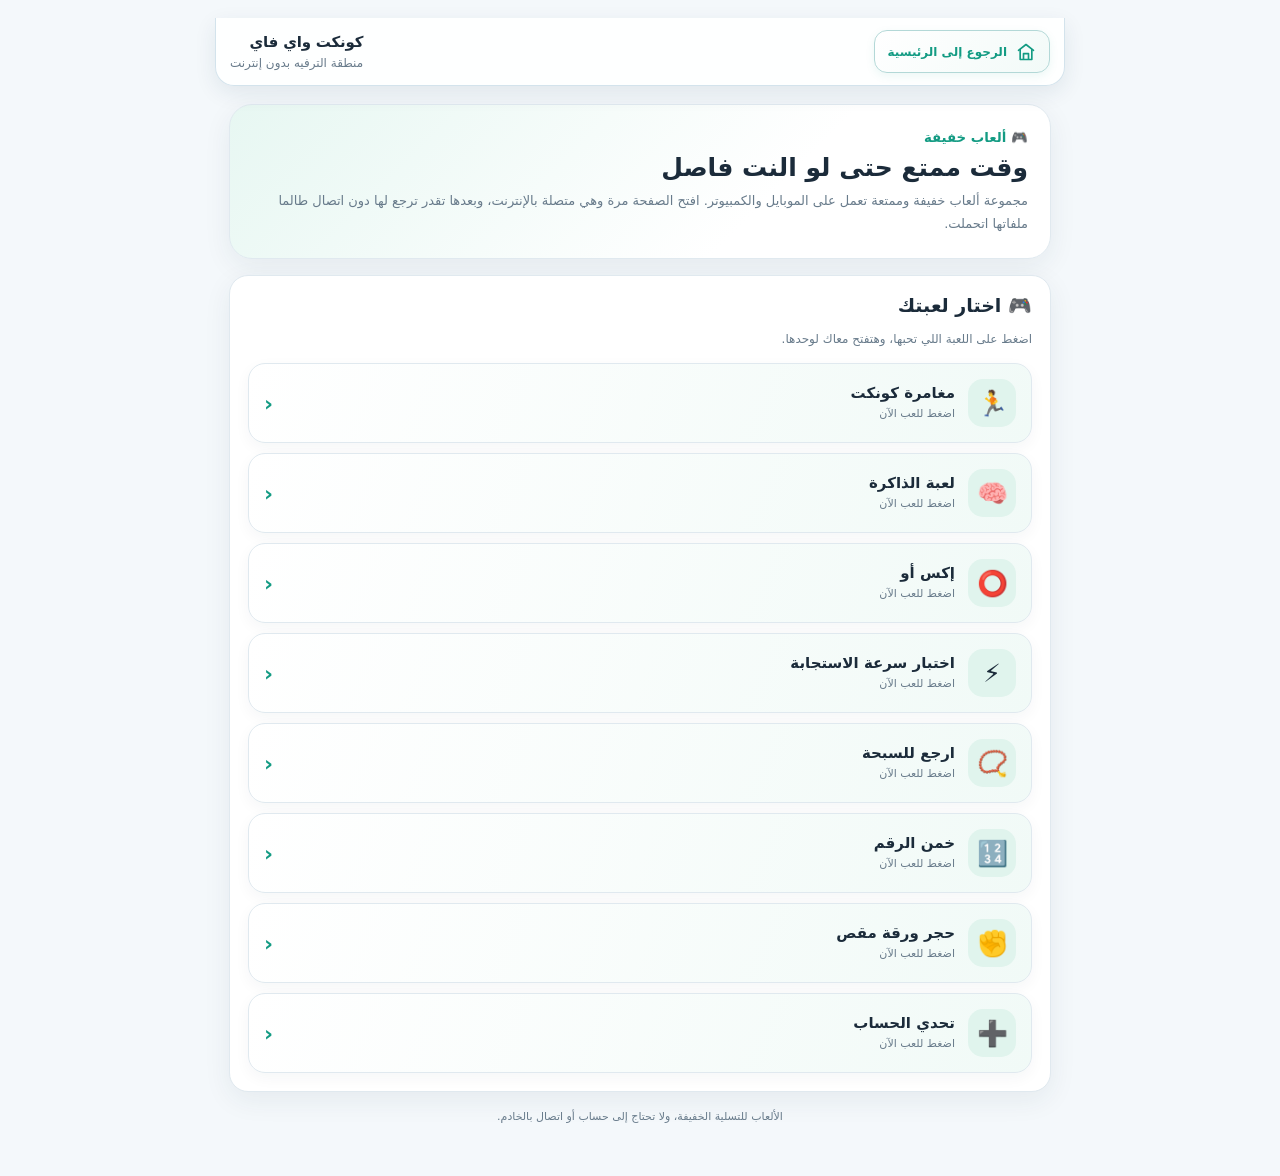
<file: games.html>
<!doctype html>
<html lang="ar" dir="rtl"><head><meta charset="utf-8"><meta name="viewport" content="width=device-width,initial-scale=1,viewport-fit=cover"><meta name="theme-color" content="#139b83"><title>ألعاب كونكت بدون إنترنت</title><style>
:root{--bg:#f4f8fb;--panel:#fff;--text:#1b2b3a;--muted:#687b8b;--line:#e0e9ef;--accent:#139b83;--accent2:#7564ce;--shadow:0 8px 28px #18344d12}
*{box-sizing:border-box}body{margin:0;background:var(--bg);color:var(--text);font-family:system-ui,-apple-system,"Segoe UI",Tahoma,Arial,sans-serif;direction:rtl}
a{color:inherit}.page{max-width:850px;margin:auto;padding:18px 14px 42px}.top{display:flex;align-items:center;gap:12px;margin-bottom:18px}.back{width:42px;height:42px;display:grid;place-items:center;border:1px solid var(--line);border-radius:14px;background:var(--panel);text-decoration:none;color:var(--accent);font-size:21px}.brand{font-size:12px;color:var(--muted)}.brand strong{display:block;color:var(--text);font-size:16px}.hero{padding:22px;border:1px solid var(--line);border-radius:23px;background:linear-gradient(135deg,#e7f7f2,#fff 65%);box-shadow:var(--shadow);margin-bottom:16px}.hero small{color:var(--accent);font-weight:900}.hero h1{font-size:25px;margin:7px 0}.hero p{font-size:13px;color:var(--muted);line-height:1.8;margin:0}.grid{display:grid;grid-template-columns:repeat(3,minmax(0,1fr));grid-auto-rows:1fr;align-items:stretch;gap:13px}.card{background:var(--panel);border:1px solid var(--line);border-radius:19px;padding:15px;box-shadow:var(--shadow);min-width:0}.card h2,.card h3{margin:0 0 7px}.muted{color:var(--muted);font-size:12px;line-height:1.7}.btn{border:0;border-radius:12px;padding:11px 15px;background:var(--accent);color:#fff;font:inherit;font-weight:800;cursor:pointer}.btn.alt{background:#eef4f6;color:var(--text);border:1px solid var(--line)}button:disabled{opacity:.5}.foot{font-size:11px;color:var(--muted);text-align:center;margin-top:18px}@media(max-width:720px){.grid{grid-template-columns:repeat(2,minmax(0,1fr))}}@media(max-width:460px){.page{padding:12px 11px 30px}.hero{padding:18px}.hero h1{font-size:22px}.grid{grid-template-columns:repeat(2,minmax(0,1fr));gap:9px}.card{padding:12px}.card h2{font-size:15px}}

.game{display:flex;flex-direction:column;gap:12px;height:100%;min-height:100%}.board{display:grid;grid-template-columns:repeat(4,1fr);gap:8px}.memory-tile{aspect-ratio:1;border:0;border-radius:13px;background:#e8f2f5;color:#1b5960;font-size:26px;font-weight:900;cursor:pointer}.memory-tile.open,.memory-tile.done{background:#dcf6eb}.memory-tile.done{opacity:.55}.stats{display:flex;justify-content:space-between;font-size:12px;color:var(--muted)}.ttt{display:grid;grid-template-columns:repeat(3,1fr);gap:8px;max-width:300px;margin:12px auto}.ttt button{aspect-ratio:1;border:1px solid var(--line);border-radius:14px;background:#f2f7f8;color:var(--accent2);font-size:34px;font-weight:900}.reaction-box{height:125px;display:grid;place-items:center;border-radius:15px;background:#e9f0f3;color:#4d6574;font-weight:900;text-align:center;padding:12px;cursor:pointer;user-select:none}.reaction-box.ready{background:#c9f3dc;color:#08794f}.reaction-box.wait{background:#ffe8e5;color:#a33c32}

.home-return-link{
 display:inline-flex;align-items:center;justify-content:center;gap:8px;
 min-height:42px;padding:8px 14px;border:1px solid var(--line);
 border-radius:13px;background:var(--panel);color:var(--accent);
 text-decoration:none;font-size:13px;font-weight:800;
 box-shadow:0 4px 14px #18344d0c;
 white-space:nowrap;
}
.home-return-link svg{width:19px;height:19px;flex:none;fill:none;stroke:currentColor;stroke-width:2;stroke-linecap:round;stroke-linejoin:round}
.home-return-link:active{transform:scale(.97)}


/* V92 — premium sticky page header */
.top{
 position:sticky;top:0;z-index:100;
 display:flex;align-items:center;justify-content:space-between;gap:12px;
 margin:0 -14px 18px;padding:11px 14px;
 min-height:68px;
 background:rgba(255,255,255,.91);
 border:1px solid rgba(207,224,234,.9);
 border-top:0;border-radius:0 0 19px 19px;
 box-shadow:0 7px 22px rgba(24,52,77,.09);
 backdrop-filter:blur(16px);-webkit-backdrop-filter:blur(16px);
}
.top .brand{margin-inline-start:auto;line-height:1.5}
.top .brand strong{font-size:15px;letter-spacing:-.2px}
.home-return-link{
 flex:none;min-height:43px;padding:9px 13px;gap:9px;
 border:1px solid color-mix(in srgb,var(--accent) 22%,var(--line));
 border-radius:13px;
 background:linear-gradient(135deg,#fff,#f2faf8);
 color:var(--accent);font-size:12px;font-weight:900;
 box-shadow:0 3px 10px rgba(19,155,131,.08);
}
.home-return-link svg{width:20px;height:20px}
@media(max-width:620px){
 .top{margin:0 -11px 15px;padding:9px 11px;min-height:62px;border-radius:0 0 16px 16px}
 .top .brand strong{font-size:14px}
 .home-return-link{min-height:41px;padding:8px 11px;font-size:11px}
}



/* V96 — mobile-first game launcher and single-game view */
.grid{display:none;grid-template-columns:minmax(0,1fr);gap:14px;align-items:stretch}
.grid.is-playing{display:grid}
.grid>.game{display:none;min-height:0;height:auto}
.grid>.game.is-active{display:flex;min-height:300px}
.game-picker{margin-bottom:14px;padding:18px}
.game-picker h2{font-size:19px;margin-bottom:6px}
.game-links{display:grid;grid-template-columns:1fr;gap:10px;margin-top:14px}
.game-link{width:100%;display:flex;align-items:center;gap:13px;padding:15px;border:1px solid var(--line);border-radius:17px;background:linear-gradient(110deg,#fff,#f1faf7);text-align:right;color:var(--text);font:inherit;cursor:pointer;box-shadow:0 5px 15px #18344d0b}
.game-link:active{transform:scale(.99)}
.game-link-icon{width:48px;height:48px;flex:none;display:grid;place-items:center;border-radius:15px;background:#e0f4ed;font-size:25px}
.game-link-copy{flex:1;min-width:0}
.game-link-copy strong{display:block;font-size:15px;margin-bottom:4px}
.game-link-copy small{display:block;color:var(--muted);font-size:11px;line-height:1.5}
.game-link-arrow{font-size:22px;color:var(--accent);font-weight:900}
.game-back{align-self:flex-start;margin-bottom:3px}
.mario-wrap{width:100%}
#runnerCanvas{display:block;width:100%;height:auto;aspect-ratio:12/5;border-radius:17px;background:linear-gradient(#9de4f5 0%,#e9fbff 72%,#8bd49a 72%,#61b77a 100%);border:1px solid #d3e8eb;touch-action:manipulation}
.runner-controls{display:flex;gap:9px;margin-top:10px}
.runner-controls button{flex:1}
@media(max-width:460px){
 .page{padding:10px 10px 28px}
 .hero{padding:16px}
 .hero h1{font-size:21px}
 .game-picker{padding:14px}
 .game-link{padding:12px}
 .game-link-icon{width:44px;height:44px}
 .grid>.game.is-active{min-height:0}
 .ttt{max-width:260px}
}
</style></head><body><main class="page">
<header class="top"><a class="home-return-link" href="./index.html" aria-label="الرجوع إلى الرئيسية" title="الرجوع إلى الرئيسية"><svg viewBox="0 0 24 24" aria-hidden="true"><path d="m3 10 9-7 9 7"/><path d="M5 9v12h14V9M9 21v-7h6v7"/></svg><span>الرجوع إلى الرئيسية</span></a><div class="brand"><strong>كونكت واي فاي</strong>منطقة الترفيه بدون إنترنت</div></header>
<section class="hero"><small>🎮 ألعاب خفيفة</small><h1>وقت ممتع حتى لو النت فاصل</h1><p>مجموعة ألعاب خفيفة وممتعة تعمل على الموبايل والكمبيوتر. افتح الصفحة مرة وهي متصلة بالإنترنت، وبعدها تقدر ترجع لها دون اتصال طالما ملفاتها اتحملت.</p></section>
<section class="card game-picker" id="gamePicker">
<h2>🎮 اختار لعبتك</h2><p class="muted">اضغط على اللعبة اللي تحبها، وهتفتح معاك لوحدها.</p>
<div class="game-links" id="gameLinks"></div>
</section>
<div class="grid" id="gamesGrid">
<section class="card game" data-game-title="مغامرة كونكت" data-game-icon="🏃">
<h2>🏃 مغامرة كونكت</h2><p class="muted">اجري واقفز فوق العقبات واجمع النجوم. لعبة منصات خفيفة تعمل باللمس.</p>
<div class="mario-wrap"><canvas id="runnerCanvas" width="720" height="300" aria-label="لعبة مغامرة كونكت"></canvas>
<div class="runner-controls"><button class="btn" id="runnerJump">⬆️ اقفز</button><button class="btn alt" id="runnerStart">ابدأ / إعادة</button></div>
<p class="muted" id="runnerStatus">اضغط ابدأ ثم اقفز لتفادي الصناديق واجمع النجوم.</p></div></section>
<section class="card game" data-game-title="لعبة الذاكرة" data-game-icon="🧠"><h2>🧠 لعبة الذاكرة</h2><p class="muted">اكشف البطاقات وابحث عن الأزواج المتشابهة بأقل عدد من المحاولات.</p><div class="stats"><span>المحاولات: <b id="moves">0</b></span><span>الأزواج: <b id="pairs">0/8</b></span></div><div class="board" id="memoryBoard"></div><button class="btn" id="memoryReset">لعبة جديدة</button><p class="muted" id="memoryStatus" aria-live="polite">ابدأ واختبر ذاكرتك.</p></section>
<section class="card game" data-game-title="إكس أو" data-game-icon="⭕"><h2>⭕ إكس أو</h2><p class="muted">العب ضد صديقك على نفس الجهاز. X يبدأ أولًا.</p><div class="ttt" id="tttBoard"></div><p class="muted" id="tttStatus" aria-live="polite">دور اللاعب X</p><button class="btn" id="tttReset">إعادة اللعبة</button></section>
<section class="card game" data-game-title="اختبار سرعة الاستجابة" data-game-icon="⚡"><h2>⚡ اختبار سرعة الاستجابة</h2><p class="muted">اضغط على المساحة بمجرد ما تتحول للأخضر. ما تضغطش بدري!</p><div class="reaction-box" id="reactionBox">اضغط «ابدأ» وانتظر اللون الأخضر</div><button class="btn" id="reactionStart">ابدأ الاختبار</button><p class="muted" id="reactionStatus" aria-live="polite">أفضل نتيجة: <b id="reactionBest">—</b></p></section>
<section class="card game" data-game-title="ارجع للسبحة" data-game-icon="📿"><h2>📿 ارجع للسبحة</h2><p class="muted">كمّل تسبيحك وعدّك محفوظ على جهازك في الصفحة الرئيسية.</p><a class="btn" style="display:block;text-align:center;text-decoration:none" href="./index.html#daily-fun">فتح الاستراحة والسبحة</a></section>

<section class="card game" data-game-title="خمن الرقم" data-game-icon="🔢"><h2>🔢 خمن الرقم</h2><p class="muted">اختر رقمًا من 1 إلى 30 وحاول اكتشاف الرقم السري.</p><input id="guessInput" type="number" min="1" max="50" inputmode="numeric" placeholder="اكتب رقمًا" style="width:100%;padding:11px;border:1px solid var(--line);border-radius:11px;font:inherit"><button class="btn" id="guessTry">تحقق</button><p class="muted" id="guessStatus" aria-live="polite">لديك 10 محاولات.</p><button class="btn alt" id="guessNew">رقم جديد</button></section>
<section class="card game" data-game-title="حجر ورقة مقص" data-game-icon="✊"><h2>✊ حجر ورقة مقص</h2><p class="muted">اختار حركتك والعب ضد الكمبيوتر.</p><div style="display:flex;gap:6px;justify-content:center;flex-wrap:wrap"><button class="btn alt rps" data-pick="حجر">✊ حجر</button><button class="btn alt rps" data-pick="ورقة">✋ ورقة</button><button class="btn alt rps" data-pick="مقص">✌️ مقص</button></div><p class="muted" id="rpsStatus" aria-live="polite">مستعد؟</p><p class="muted">فوزك: <b id="rpsWins">0</b> | الكمبيوتر: <b id="rpsLosses">0</b></p></section>
<section class="card game" data-game-title="تحدي الحساب" data-game-icon="➕"><h2>➕ تحدي الحساب</h2><p class="muted">حل أكبر عدد من المسائل خلال 30 ثانية.</p><div style="font-size:26px;font-weight:900;text-align:center;padding:8px" id="mathQuestion">ابدأ التحدي</div><input id="mathAnswer" type="number" inputmode="numeric" placeholder="الإجابة" style="width:100%;padding:11px;border:1px solid var(--line);border-radius:11px;font:inherit" disabled><button class="btn" id="mathStart">ابدأ 45 ثانية</button><p class="muted" id="mathStatus" aria-live="polite">النقاط: 0 | الوقت: 45</p></section>
</div><p class="foot">الألعاب للتسلية الخفيفة، ولا تحتاج إلى حساب أو اتصال بالخادم.</p></main>
<script>
(()=>{
const grid=document.getElementById("gamesGrid"),picker=document.getElementById("gamePicker"),links=document.getElementById("gameLinks");
const cards=[...grid.querySelectorAll(".game")];
cards.forEach((card,i)=>{
 const title=card.dataset.gameTitle||"لعبة";
 const icon=card.dataset.gameIcon||"🎮";
 const b=document.createElement("button");b.type="button";b.className="game-link";
 b.innerHTML='<span class="game-link-icon">'+icon+'</span><span class="game-link-copy"><strong>'+title+'</strong><small>اضغط للعب الآن</small></span><span class="game-link-arrow">‹</span>';
 b.addEventListener("click",()=>{cards.forEach(c=>{c.classList.remove("is-active");c.querySelector(".game-back")?.remove()});card.classList.add("is-active");grid.classList.add("is-playing");picker.hidden=true;
 const back=document.createElement("button");back.className="btn alt game-back";back.textContent="← كل الألعاب";back.addEventListener("click",()=>{card.classList.remove("is-active");grid.classList.remove("is-playing");picker.hidden=false;window.scrollTo({top:0,behavior:"smooth"})});card.prepend(back);
 window.scrollTo({top:0,behavior:"smooth"});
 });
 links.appendChild(b);
});
const canvas=document.getElementById("runnerCanvas");
if(canvas){
 const ctx=canvas.getContext("2d"),jump=document.getElementById("runnerJump"),start=document.getElementById("runnerStart"),status=document.getElementById("runnerStatus");
 let running=false,raf=0,last=0,score=0,speed=2.05,player={x:75,y:218,vy:0},obstacles=[],stars=[],nextObstacle=1500,elapsed=0;
 const ground=235;
 function reset(){cancelAnimationFrame(raf);running=true;score=0;speed=2.05;player={x:75,y:218,vy:0};obstacles=[];stars=[];last=0;elapsed=0;nextObstacle=1700;status.textContent="خد وقتك! العقبات بطيئة والقفز سهل. اجمع النجوم واستمتع.";raf=requestAnimationFrame(loop)}
 function hop(){if(running&&player.y>=ground-1)player.vy=-14}
 jump.addEventListener("click",hop);canvas.addEventListener("pointerdown",hop);start.addEventListener("click",reset);
 function loop(t){if(!running)return;const dt=Math.min((t-last)/16.67||1,1.5);last=t;elapsed+=dt*16.67;score+=dt;speed=2.05+Math.min(score/1800,.8);
  player.vy+=.48*dt;player.y+=player.vy*dt;if(player.y>ground){player.y=ground;player.vy=0}
  if(elapsed>nextObstacle){obstacles.push({x:740,w:23+Math.random()*12,h:20+Math.random()*14});nextObstacle=elapsed+1900+Math.random()*1500;}
  if(Math.random()<.012*dt)stars.push({x:740,y:125+Math.random()*70});
  obstacles.forEach(o=>o.x-=speed*dt);stars.forEach(s=>s.x-=speed*dt);obstacles=obstacles.filter(o=>o.x>-50);stars=stars.filter(s=>s.x>-30);
  for(const o of obstacles){if(player.x+22>o.x+3&&player.x+5<o.x+o.w-3&&player.y+27>ground-o.h+5){running=false;status.textContent="انتهت الجولة! نتيجتك: "+Math.floor(score/5)+" نقطة. جرّب تاني، ومع كل جولة هتتحسن!";return}}
  stars=stars.filter(s=>{if(Math.abs(s.x-(player.x+14))<22&&Math.abs(s.y-(player.y+14))<25){score+=45;return false}return true});
  ctx.clearRect(0,0,720,300);
  ctx.fillStyle="#fff";ctx.globalAlpha=.8;ctx.beginPath();ctx.arc(570,55,25,0,7);ctx.fill();ctx.globalAlpha=1;
  ctx.fillStyle="#fff";for(let i=0;i<3;i++){let x=(i*230-(score*1.5)%230);ctx.beginPath();ctx.arc(x+35,65,18,0,7);ctx.arc(x+55,58,23,0,7);ctx.arc(x+77,67,16,0,7);ctx.fill()}
  ctx.fillStyle="#55ad72";ctx.fillRect(0,ground+32,720,68);ctx.fillStyle="#34895a";for(let x=0;x<720;x+=32)ctx.fillRect((x-(score*speed)%32),ground+38,17,5);
  ctx.fillStyle="#ed9b45";ctx.fillRect(player.x,player.y,28,32);ctx.fillStyle="#fff";ctx.fillRect(player.x+17,player.y+7,5,5);ctx.fillStyle="#263b4a";ctx.fillRect(player.x+19,player.y+8,2,3);
  ctx.fillStyle="#9b6544";obstacles.forEach(o=>{ctx.fillRect(o.x,ground+32-o.h,o.w,o.h);ctx.fillStyle="#75482f";ctx.fillRect(o.x+4,ground+27-o.h,o.w-8,5);ctx.fillStyle="#9b6544"});
  ctx.fillStyle="#f2b735";stars.forEach(s=>{ctx.beginPath();ctx.arc(s.x,s.y,9,0,7);ctx.fill();ctx.fillStyle="#fff2a6";ctx.fillRect(s.x-2,s.y-7,4,14);ctx.fillStyle="#f2b735"});
  ctx.fillStyle="#17394a";ctx.font="bold 19px system-ui";ctx.fillText("⭐ "+Math.floor(score/5),620,28);
  raf=requestAnimationFrame(loop)
 }
}
})();
</script>

<script>
(()=>{
const $=id=>document.getElementById(id);
let deck=[],first=null,lock=false,moves=0,pairs=0;
const symbols=["🍎","🚀","⭐","🐱","🎈","🍀","⚽","🌙"];
function newMemory(){deck=[...symbols,...symbols].sort(()=>Math.random()-.5);first=null;lock=false;moves=0;pairs=0;$("moves").textContent=0;$("pairs").textContent="0/8";$("memoryStatus").textContent="ابدأ واختبر ذاكرتك.";$("memoryBoard").innerHTML="";deck.forEach((v,i)=>{const b=document.createElement("button");b.className="memory-tile";b.textContent="؟";b.setAttribute("aria-label","بطاقة مخفية");b.onclick=()=>{if(lock||b.classList.contains("done")||b.classList.contains("open"))return;b.classList.add("open");b.textContent=v;if(first===null){first={b,v};return;}moves++;$("moves").textContent=moves;if(first.v===v){b.classList.add("done");first.b.classList.add("done");first=null;pairs++;$("pairs").textContent=pairs+"/8";if(pairs===8)$("memoryStatus").textContent="ممتاز! أكملت اللعبة في "+moves+" محاولة.";}else{lock=true;const prev=first;first=null;setTimeout(()=>{b.classList.remove("open");b.textContent="؟";prev.b.classList.remove("open");prev.b.textContent="؟";lock=false;},1050);}};$("memoryBoard").appendChild(b);});}
$("memoryReset").onclick=newMemory;newMemory();
let cells=Array(9).fill(""),turn="X",ended=false;
function drawTtt(){const board=$("tttBoard");board.innerHTML="";cells.forEach((v,i)=>{const b=document.createElement("button");b.textContent=v;b.disabled=!!v||ended;b.onclick=()=>{if(ended||cells[i])return;cells[i]=turn;if(check(turn)){ended=true;$("tttStatus").textContent="اللاعب "+turn+" فاز!";}else if(cells.every(Boolean)){ended=true;$("tttStatus").textContent="تعادل!";}else{turn=turn==="X"?"O":"X";$("tttStatus").textContent="دور اللاعب "+turn;}drawTtt();};board.appendChild(b);});}
function check(p){return [[0,1,2],[3,4,5],[6,7,8],[0,3,6],[1,4,7],[2,5,8],[0,4,8],[2,4,6]].some(a=>a.every(i=>cells[i]===p));}
$("tttReset").onclick=()=>{cells=Array(9).fill("");turn="X";ended=false;$("tttStatus").textContent="دور اللاعب X";drawTtt();};drawTtt();
let phase="idle",readyAt=0,delay=null;let best=Number(localStorage.getItem("connect_reaction_best")||0);$("reactionBest").textContent=best?best+" ms":"—";
$("reactionStart").onclick=()=>{clearTimeout(delay);phase="wait";$("reactionBox").className="reaction-box wait";$("reactionBox").textContent="استنى اللون الأخضر…";$("reactionStatus").textContent="ركز كويس!";$("reactionStart").disabled=true;delay=setTimeout(()=>{phase="ready";readyAt=performance.now();$("reactionBox").className="reaction-box ready";$("reactionBox").textContent="اضغط الآن!";},900+Math.random()*1500);};
$("reactionBox").onclick=()=>{if(phase==="wait"){clearTimeout(delay);phase="idle";$("reactionBox").className="reaction-box";$("reactionBox").textContent="ضغطت بدري! حاول تاني";$("reactionStatus").textContent="ولا يهمك، جرّب مرة تانية بعد ما يظهر الأخضر.";$("reactionStart").disabled=false;}else if(phase==="ready"){const ms=Math.round(performance.now()-readyAt);phase="idle";$("reactionBox").className="reaction-box";$("reactionBox").textContent="زمنك "+ms+" مللي ثانية";if(!best||ms<best){best=ms;localStorage.setItem("connect_reaction_best",best);$("reactionBest").textContent=best+" ms";}$("reactionStatus").textContent="نتيجتك: "+ms+" ms — جرّب تحسّنها.";$("reactionStart").disabled=false;}};
let secret=Math.floor(Math.random()*30)+1,tries=10;
function newGuess(){secret=Math.floor(Math.random()*30)+1;tries=10;$("guessInput").value="";$("guessInput").disabled=false;$("guessTry").disabled=false;$("guessStatus").textContent="لديك 10 محاولات.";}
$("guessNew").onclick=newGuess;$("guessTry").onclick=()=>{const v=Number($("guessInput").value);if(!Number.isInteger(v)||v<1||v>30){$("guessStatus").textContent="اكتب رقمًا من 1 إلى 30.";return;}tries--;if(v===secret){$("guessStatus").textContent="صحيح! أحسنت."; $("guessInput").disabled=true;$("guessTry").disabled=true;}else if(!tries){$("guessStatus").textContent="انتهت المحاولات. الرقم كان "+secret;$("guessInput").disabled=true;$("guessTry").disabled=true;}else $("guessStatus").textContent=(v<secret?"أكبر من كده. ":"أقل من كده. ")+"باقي "+tries+" محاولات.";};newGuess();
let wins=0,losses=0;
document.querySelectorAll(".rps").forEach(b=>b.onclick=()=>{const opts=["حجر","ورقة","مقص"],cpu=opts[Math.floor(Math.random()*3)],u=b.dataset.pick;let result=u===cpu?"تعادل":((u==="حجر"&&cpu==="مقص")||(u==="ورقة"&&cpu==="حجر")||(u==="مقص"&&cpu==="ورقة"))?"فزت!":"الكمبيوتر فاز";if(result==="فزت!")wins++;if(result==="الكمبيوتر فاز")losses++;$("rpsStatus").textContent="أنت: "+u+" — الكمبيوتر: "+cpu+" — "+result;$("rpsWins").textContent=wins;$("rpsLosses").textContent=losses;});
let mathTimer=null,mathRunning=false,mathScore=0,mathSeconds=45,mathValue=0;
function nextMath(){const x=1+Math.floor(Math.random()*10),y=1+Math.floor(Math.random()*10);mathValue=x+y;$("mathQuestion").textContent=x+" + "+y+" = ؟";$("mathAnswer").value="";}
$("mathStart").onclick=()=>{clearInterval(mathTimer);mathRunning=true;mathScore=0;mathSeconds=45;$("mathAnswer").disabled=false;$("mathStart").disabled=true;nextMath();$("mathStatus").textContent="النقاط: 0 | الوقت: 45";mathTimer=setInterval(()=>{mathSeconds--;$("mathStatus").textContent="النقاط: "+mathScore+" | الوقت: "+mathSeconds;if(mathSeconds<=0){clearInterval(mathTimer);mathRunning=false;$("mathAnswer").disabled=true;$("mathStart").disabled=false;$("mathQuestion").textContent="انتهى الوقت!";$("mathStatus").textContent="نتيجتك: "+mathScore+" إجابة صحيحة."; }},1000);};
$("mathAnswer").addEventListener("input",()=>{if(mathRunning&&$("mathAnswer").value!==""&&Number($("mathAnswer").value)===mathValue){mathScore++;$("mathStatus").textContent="النقاط: "+mathScore+" | الوقت: "+mathSeconds;nextMath();}});

})();
</script>
<script>
(()=>{
 const init=()=>{
  let ctx=null;
  const play=()=>{
   try{const AC=window.AudioContext||window.webkitAudioContext;if(!AC)return;if(!ctx)ctx=new AC();
    const start=()=>{
     const t=ctx.currentTime,o=ctx.createOscillator(),g=ctx.createGain(),f=ctx.createBiquadFilter();
     f.type="lowpass";f.frequency.setValueAtTime(2400,t);o.type="sine";o.frequency.setValueAtTime(920,t);o.frequency.exponentialRampToValueAtTime(610,t+.055);
     g.gain.setValueAtTime(.0001,t);g.gain.exponentialRampToValueAtTime(.075,t+.008);g.gain.exponentialRampToValueAtTime(.0001,t+.095);
     o.connect(f);f.connect(g);g.connect(ctx.destination);o.start(t);o.stop(t+.10);
    };
    if(ctx.state==="suspended")ctx.resume().then(start).catch(()=>{});else start();
   }catch(e){}
  };
  document.addEventListener("pointerdown",e=>{if(e.target.closest("button,.reaction-box,.memory-tile"))play();},{capture:true,passive:true});
 };
 if(document.readyState==="loading")document.addEventListener("DOMContentLoaded",init,{once:true});else init();
})();
</script>

</body></html>
</file>
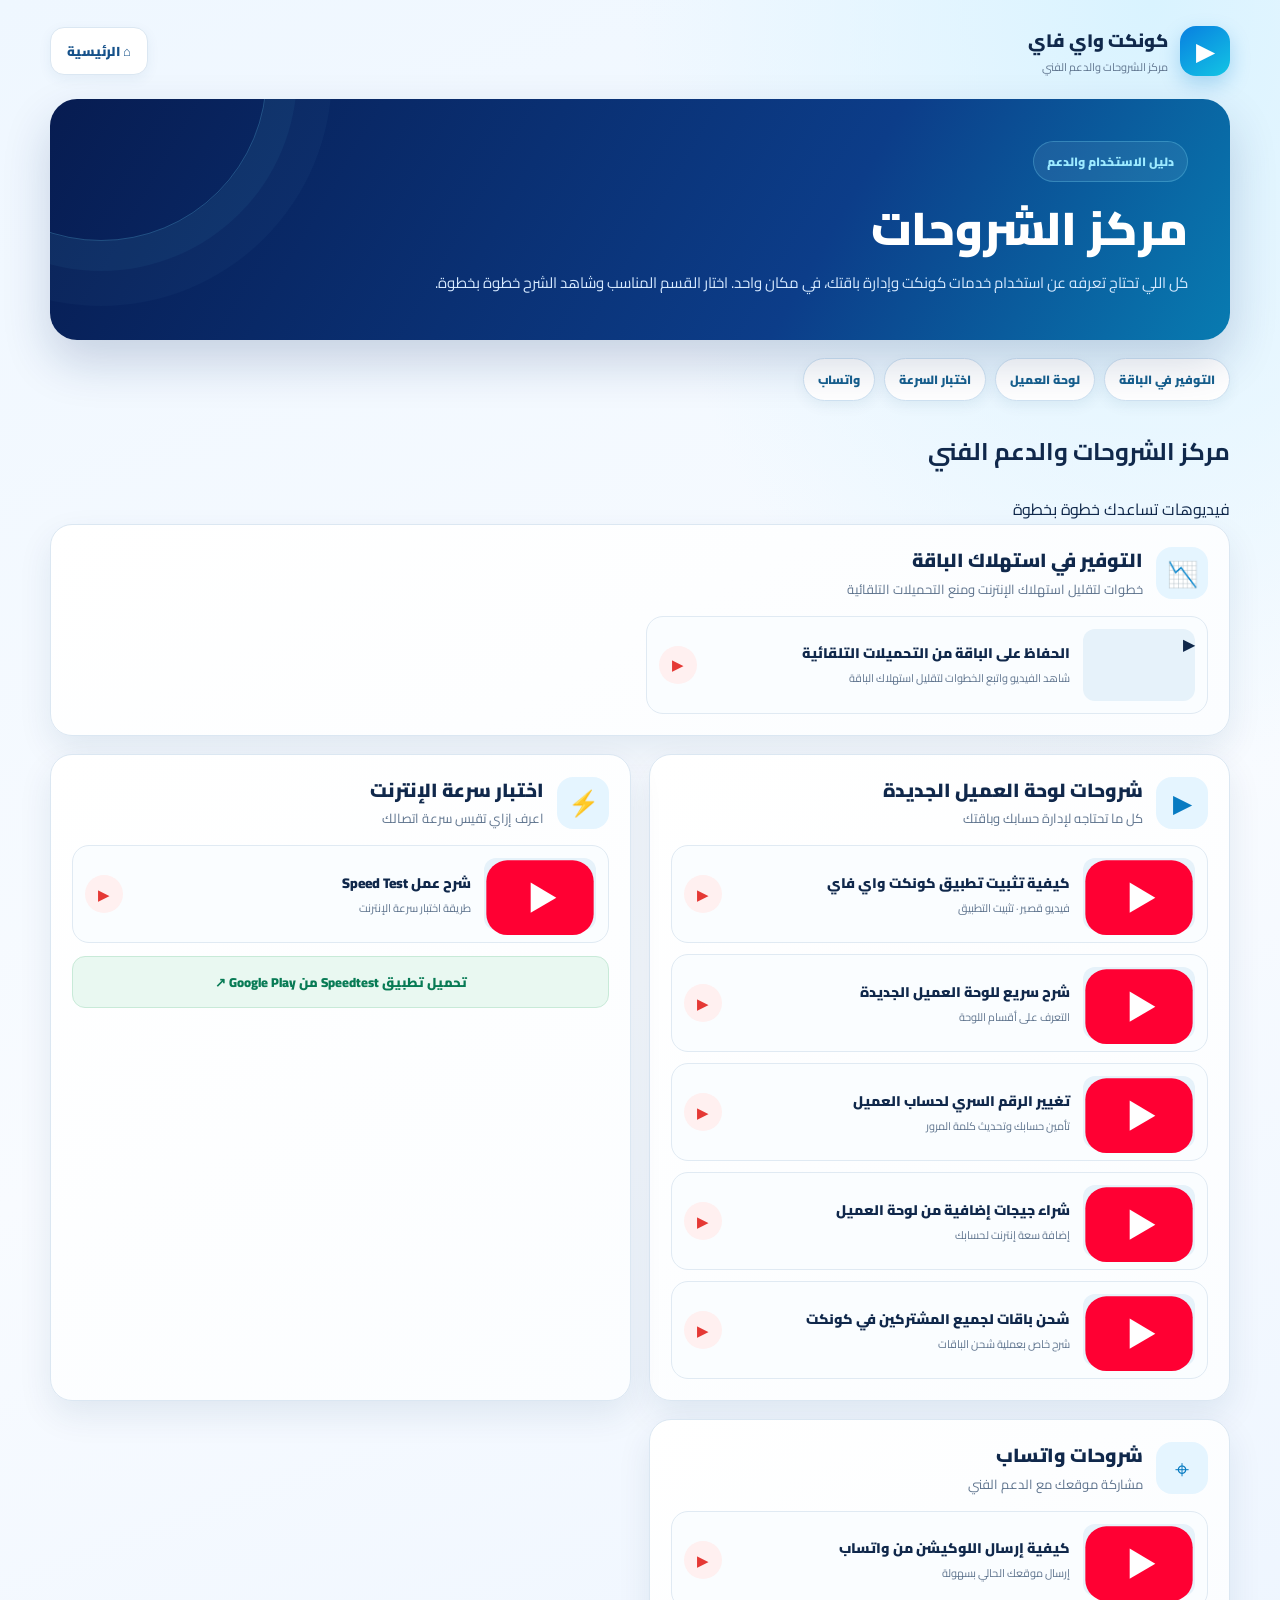
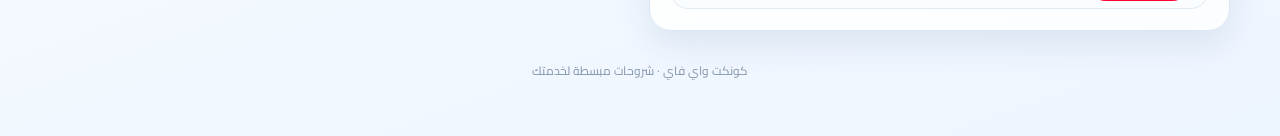
<file: help.html>
<!doctype html><html lang="ar" dir="rtl"><head><meta charset="utf-8"><meta name="viewport" content="width=device-width,initial-scale=1,viewport-fit=cover"><meta name="theme-color" content="#eff7ff"><meta name="description" content="مركز شروحات كونكت واي فاي والدعم الفني."><link rel="manifest" href="./manifest.webmanifest"><link rel="icon" href="./icons/icon-192.png"><link rel="stylesheet" href="./assets/fonts/fonts.css"><title>مركز الشروحات | كونكت واي فاي</title><style>
:root{--ink:#10284b;--muted:#5f748e;--line:#dbe7f2;--blue:#087fd0;--cyan:#18bde3;--bg:#f1f7ff;--shadow:0 14px 34px rgba(15,55,100,.09)}
*{box-sizing:border-box}body{margin:0;background:radial-gradient(ellipse at 90% 0%,#d9f3ff 0,transparent 32%),linear-gradient(160deg,#eff7ff,#f8fbff 55%,#edf5ff);color:var(--ink);font-family:"Cairo","Tajawal",Tahoma,sans-serif}
a{-webkit-tap-highlight-color:transparent}
.page{width:min(1180px,calc(100% - 48px));margin:auto;padding:24px 0 54px}
.topbar{display:flex;align-items:center;justify-content:space-between;gap:14px;margin-bottom:22px}
.brand{display:flex;align-items:center;gap:12px}.brand-icon{width:50px;height:50px;display:grid;place-items:center;border-radius:16px;background:linear-gradient(145deg,#087fe0,#13c5e4);color:#fff;font-size:25px;box-shadow:0 8px 20px #087fd044}
.brand strong{display:block;font-size:18px;font-weight:950}.brand small{display:block;color:var(--muted);font-size:11px}
.back{padding:11px 16px;border-radius:14px;background:#fff;border:1px solid var(--line);color:#15518a;text-decoration:none;font-size:13px;font-weight:900;box-shadow:0 4px 13px #1a4c7910}
.hero{position:relative;overflow:hidden;padding:clamp(25px,4vw,42px);border-radius:27px;background:linear-gradient(120deg,#071c51,#0c3d89 65%,#087bb1);color:#fff;box-shadow:0 22px 48px #0b2c6630}
.hero:before{content:"";position:absolute;width:330px;height:330px;left:-115px;top:-190px;border:1px solid #72dfff3d;border-radius:50%;box-shadow:0 0 0 30px #72dfff0c,0 0 0 65px #72dfff08}
.hero>*{position:relative}.kicker{display:inline-flex;align-items:center;gap:8px;padding:8px 13px;border:1px solid #7de4ff45;border-radius:30px;background:#ffffff12;color:#9deaff;font-size:12px;font-weight:900}
.hero h1{font-size:clamp(30px,4vw,46px);line-height:1.4;margin:14px 0 8px;font-weight:950}.hero p{max-width:800px;color:#d7eaff;font-size:15px;line-height:2;margin:0}
.quick-index{display:flex;gap:9px;flex-wrap:wrap;margin:18px 0 28px}
.quick-index a{padding:9px 14px;border:1px solid #cfe2f2;border-radius:30px;background:#fff;color:#17608e;text-decoration:none;font-size:12px;font-weight:850;box-shadow:0 5px 14px #174a7010}
.help-groups{display:grid;grid-template-columns:repeat(2,minmax(0,1fr));gap:18px}
.help-group{min-width:0;padding:21px;border:1px solid var(--line);border-radius:22px;background:linear-gradient(150deg,#fff,#fbfdff);box-shadow:var(--shadow)}
.help-group:first-child{grid-column:1/-1}
.help-group-head{display:flex;align-items:center;gap:13px;margin-bottom:16px}
.help-group-icon{width:52px;height:52px;flex:0 0 52px;display:grid;place-items:center;border-radius:16px;background:#e5f5ff;color:#087bc2;font-size:25px}
.help-group-head h3{font-size:19px;line-height:1.5;margin:0;font-weight:950}.help-group-head p{font-size:13px;line-height:1.7;color:var(--muted);margin:3px 0 0}
.help-list{display:grid;grid-template-columns:1fr;gap:11px}
.help-group:first-child .help-list{grid-template-columns:repeat(2,minmax(0,1fr))}
.help-link{display:flex;align-items:center;gap:13px;min-width:0;min-height:92px;padding:12px;border:1px solid #e0eaf3;border-radius:17px;background:#fafdff;color:var(--ink);text-decoration:none;transition:transform .2s,border-color .2s,box-shadow .2s}
.help-link:hover{transform:translateY(-2px);border-color:#9ed8f4;box-shadow:0 10px 22px #174a7010}
.help-thumb{width:112px;height:72px;flex:0 0 112px;object-fit:cover;border-radius:12px;background:#e6f2fa}
.help-copy{flex:1;min-width:0}.help-copy strong{display:block;font-size:14px;line-height:1.65;font-weight:950}.help-copy small{display:block;color:var(--muted);font-size:11px;line-height:1.7;margin-top:4px}
.help-play{width:38px;height:38px;flex:0 0 38px;display:grid;place-items:center;border-radius:50%;background:#fff0f0;color:#e53935;font-size:15px}
.help-download{display:flex;align-items:center;justify-content:center;gap:8px;margin-top:13px;padding:13px;border-radius:13px;background:#e9f8f1;border:1px solid #c8ead8;color:#087b55;font-size:13px;font-weight:950;text-decoration:none}
.footer{text-align:center;color:#8495a9;font-size:12px;padding-top:28px}
@media(max-width:760px){.page{width:min(100% - 32px,640px);padding:17px 0 40px}.topbar{margin-bottom:16px}.brand-icon{width:45px;height:45px}.brand strong{font-size:16px}.brand small{font-size:10px}.back{padding:10px 12px;font-size:12px}.hero{padding:25px 21px;border-radius:23px}.hero h1{font-size:31px}.hero p{font-size:14px}.quick-index{gap:7px;margin:15px 0 22px}.quick-index a{font-size:11px;padding:8px 11px}.help-groups{grid-template-columns:1fr;gap:13px}.help-group,.help-group:first-child{grid-column:auto;padding:16px;border-radius:19px}.help-group-head{margin-bottom:13px}.help-group-head h3{font-size:17px}.help-group-head p{font-size:12px}.help-link{min-height:83px;padding:10px;gap:10px}.help-thumb{width:94px;height:64px;flex-basis:94px}.help-copy strong{font-size:13px}.help-copy small{font-size:10px}.help-play{width:34px;height:34px;flex-basis:34px}}
@media(max-width:430px){.page{width:calc(100% - 24px);padding-top:12px}.hero{padding:22px 18px}.hero h1{font-size:28px}.hero p{font-size:13px;line-height:1.9}.help-group:first-child .help-list{grid-template-columns:1fr}.help-group-icon{width:46px;height:46px;flex-basis:46px;font-size:22px}.help-group-head h3{font-size:16px}.help-link{min-height:78px}.help-thumb{width:82px;height:58px;flex-basis:82px}.help-copy strong{font-size:12px}.help-copy small{font-size:10px}.help-play{width:31px;height:31px;flex-basis:31px}}

/* V145 — dedicated mobile-first tutorial card layout */
@media(max-width:760px){
 .page{width:100%;padding:13px 16px calc(34px + env(safe-area-inset-bottom))}
 .topbar{padding:0 2px;margin-bottom:15px}
 .brand-icon{width:45px;height:45px;border-radius:14px;font-size:23px}
 .brand strong{font-size:16px}
 .brand small{font-size:10px}
 .back{padding:10px 13px;font-size:12px}
 .hero{padding:24px 20px;border-radius:22px}
 .hero h1{font-size:30px;margin:12px 0 7px}
 .hero p{font-size:14px;line-height:1.95}
 .quick-index{display:grid;grid-template-columns:repeat(2,minmax(0,1fr));gap:8px;margin:14px 0 23px}
 .quick-index a{text-align:center;padding:10px 7px;font-size:12px;border-radius:13px}
 .help-center>.section-title{margin:0 2px 14px;display:block}
 .help-center>.section-title h2{font-size:22px;line-height:1.5;margin:0 0 3px}
 .help-center>.section-title span{font-size:12px}
 .help-groups{display:grid;grid-template-columns:1fr;gap:13px}
 .help-group,.help-group:first-child{grid-column:auto;padding:16px 14px;border-radius:20px}
 .help-group-head{gap:11px;margin-bottom:13px}
 .help-group-icon{width:46px;height:46px;flex:0 0 46px;border-radius:14px;font-size:22px}
 .help-group-head h3{font-size:17px;line-height:1.5}
 .help-group-head p{font-size:12px;line-height:1.7}
 .help-group:first-child .help-list,.help-list{grid-template-columns:1fr;gap:10px}
 .help-link{display:grid;grid-template-columns:92px minmax(0,1fr) 36px;grid-template-rows:auto;align-items:center;gap:11px;min-height:96px;padding:10px;border-radius:16px;background:#f9fcff}
 .help-thumb{grid-column:1;grid-row:1;width:92px;height:72px;flex:none;object-fit:cover;border-radius:11px}
 .help-copy{grid-column:2;grid-row:1;min-width:0}
 .help-copy strong{font-size:14px;line-height:1.65}
 .help-copy small{font-size:11px;line-height:1.65;margin-top:4px}
 .help-play{grid-column:3;grid-row:1;width:34px;height:34px;flex:0 0 34px;font-size:14px}
 .help-download{min-height:48px;padding:12px 10px;font-size:12px;border-radius:13px;text-align:center}
 .footer{font-size:11px;padding:22px 5px 0}
}
@media(max-width:430px){
 .page{padding:11px 12px calc(30px + env(safe-area-inset-bottom))}
 .hero{padding:21px 17px;border-radius:20px}
 .hero h1{font-size:27px}
 .hero p{font-size:13px;line-height:1.9}
 .quick-index{gap:7px;margin:12px 0 20px}
 .quick-index a{font-size:11px;padding:9px 5px}
 .help-center>.section-title h2{font-size:20px}
 .help-group,.help-group:first-child{padding:14px 12px;border-radius:18px}
 .help-group-head h3{font-size:16px}
 .help-group-head p{font-size:11px}
 .help-link{grid-template-columns:84px minmax(0,1fr) 32px;gap:9px;min-height:88px;padding:9px}
 .help-thumb{width:84px;height:66px}
 .help-copy strong{font-size:13px;line-height:1.6}
 .help-copy small{font-size:10px}
 .help-play{width:31px;height:31px;flex-basis:31px;font-size:13px}
}
@media(max-width:350px){
 .help-link{grid-template-columns:72px minmax(0,1fr) 29px;gap:7px}
 .help-thumb{width:72px;height:60px}
 .help-copy strong{font-size:12px}
 .help-copy small{font-size:9px}
 .help-play{width:28px;height:28px;flex-basis:28px}
}

</style></head><body><main class="page"><header class="topbar"><div class="brand"><span class="brand-icon">▶</span><span><strong>كونكت واي فاي</strong><small>مركز الشروحات والدعم الفني</small></span></div><a class="back" href="./index.html">⌂ الرئيسية</a></header><section class="hero"><span class="kicker">دليل الاستخدام والدعم</span><h1>مركز الشروحات</h1><p>كل اللي تحتاج تعرفه عن استخدام خدمات كونكت وإدارة باقتك، في مكان واحد. اختار القسم المناسب وشاهد الشرح خطوة بخطوة.</p></section><nav class="quick-index" aria-label="أقسام الشروحات"><a href="#savingDataTitle">التوفير في الباقة</a><a href="#customerGuidesTitle">لوحة العميل</a><a href="#speedTestTitle">اختبار السرعة</a><a href="#whatsappGuideTitle">واتساب</a></nav><section class="help-center" id="help-center" aria-labelledby="helpCenterTitle">
 <div class="section-title"><h2 id="helpCenterTitle">مركز الشروحات والدعم الفني</h2><span>فيديوهات تساعدك خطوة بخطوة</span></div>
 <div class="help-groups">
  <section class="help-group" aria-labelledby="savingDataTitle">
   <div class="help-group-head"><span class="help-group-icon">📉</span><div><h3 id="savingDataTitle">التوفير في استهلاك الباقة</h3><p>خطوات لتقليل استهلاك الإنترنت ومنع التحميلات التلقائية</p></div></div>
   <div class="help-list">
    <a class="help-link" href="https://youtu.be/I4NZAv-mJ44?feature=shared" target="_self" rel="noopener noreferrer"><img class="help-thumb" loading="lazy" src="https://img.youtube.com/vi/I4NZAv-mJ44/hqdefault.jpg" alt="" onerror="this.onerror=null;this.outerHTML='<span class=&quot;help-thumb youtube-thumb&quot; role=&quot;img&quot; aria-label=&quot;YouTube&quot;>▶</span>'"><span class="help-copy"><strong>الحفاظ على الباقة من التحميلات التلقائية</strong><small>شاهد الفيديو واتبع الخطوات لتقليل استهلاك الباقة</small></span><span class="help-play">▶</span></a>
   </div>
  </section>
  <section class="help-group" aria-labelledby="customerGuidesTitle">
   <div class="help-group-head"><span class="help-group-icon">▶</span><div><h3 id="customerGuidesTitle">شروحات لوحة العميل الجديدة</h3><p>كل ما تحتاجه لإدارة حسابك وباقتك</p></div></div>
   <div class="help-list">
    <a class="help-link" href="https://youtube.com/shorts/NyQc1QyXaLM?si=3YMdJwFKSEoXnpuY" target="_self" rel="noopener noreferrer"><img class="help-thumb" loading="lazy" src="https://img.youtube.com/vi/NyQc1QyXaLM/hqdefault.jpg" alt="" onerror="this.onerror=null;this.outerHTML='<span class=&quot;help-thumb youtube-thumb&quot; role=&quot;img&quot; aria-label=&quot;YouTube&quot;><svg viewBox=&quot;0 0 48 34&quot; aria-hidden=&quot;true&quot;><rect x=&quot;1&quot; y=&quot;1&quot; width=&quot;46&quot; height=&quot;32&quot; rx=&quot;9&quot; fill=&quot;#ff0033&quot;/><path d=&quot;M20 10.5v13l11-6.5z&quot; fill=&quot;#fff&quot;/></svg></span>'" ><span class="help-copy"><strong>كيفية تثبيت تطبيق كونكت واي فاي</strong><small>فيديو قصير · تثبيت التطبيق</small></span><span class="help-play">▶</span></a>
    <a class="help-link" href="https://youtu.be/9XDRLK3f8m0" target="_self" rel="noopener noreferrer"><img class="help-thumb" loading="lazy" src="https://img.youtube.com/vi/9XDRLK3f8m0/hqdefault.jpg" alt="" onerror="this.onerror=null;this.outerHTML='<span class=&quot;help-thumb youtube-thumb&quot; role=&quot;img&quot; aria-label=&quot;YouTube&quot;><svg viewBox=&quot;0 0 48 34&quot; aria-hidden=&quot;true&quot;><rect x=&quot;1&quot; y=&quot;1&quot; width=&quot;46&quot; height=&quot;32&quot; rx=&quot;9&quot; fill=&quot;#ff0033&quot;/><path d=&quot;M20 10.5v13l11-6.5z&quot; fill=&quot;#fff&quot;/></svg></span>'" ><span class="help-copy"><strong>شرح سريع للوحة العميل الجديدة</strong><small>التعرف على أقسام اللوحة</small></span><span class="help-play">▶</span></a>
    <a class="help-link" href="https://youtube.com/shorts/kMZaMkU9tp4?feature=share" target="_self" rel="noopener noreferrer"><img class="help-thumb" loading="lazy" src="https://img.youtube.com/vi/kMZaMkU9tp4/hqdefault.jpg" alt="" onerror="this.onerror=null;this.outerHTML='<span class=&quot;help-thumb youtube-thumb&quot; role=&quot;img&quot; aria-label=&quot;YouTube&quot;><svg viewBox=&quot;0 0 48 34&quot; aria-hidden=&quot;true&quot;><rect x=&quot;1&quot; y=&quot;1&quot; width=&quot;46&quot; height=&quot;32&quot; rx=&quot;9&quot; fill=&quot;#ff0033&quot;/><path d=&quot;M20 10.5v13l11-6.5z&quot; fill=&quot;#fff&quot;/></svg></span>'" ><span class="help-copy"><strong>تغيير الرقم السري لحساب العميل</strong><small>تأمين حسابك وتحديث كلمة المرور</small></span><span class="help-play">▶</span></a>
    <a class="help-link" href="https://www.youtube.com/shorts/FQ1B7VURuuM" target="_self" rel="noopener noreferrer"><img class="help-thumb" loading="lazy" src="https://img.youtube.com/vi/FQ1B7VURuuM/hqdefault.jpg" alt="" onerror="this.onerror=null;this.outerHTML='<span class=&quot;help-thumb youtube-thumb&quot; role=&quot;img&quot; aria-label=&quot;YouTube&quot;><svg viewBox=&quot;0 0 48 34&quot; aria-hidden=&quot;true&quot;><rect x=&quot;1&quot; y=&quot;1&quot; width=&quot;46&quot; height=&quot;32&quot; rx=&quot;9&quot; fill=&quot;#ff0033&quot;/><path d=&quot;M20 10.5v13l11-6.5z&quot; fill=&quot;#fff&quot;/></svg></span>'" ><span class="help-copy"><strong>شراء جيجات إضافية من لوحة العميل</strong><small>إضافة سعة إنترنت لحسابك</small></span><span class="help-play">▶</span></a>
    <a class="help-link" href="https://youtube.com/shorts/CiCwQqufMVc?feature=share" target="_self" rel="noopener noreferrer"><img class="help-thumb" loading="lazy" src="https://img.youtube.com/vi/CiCwQqufMVc/hqdefault.jpg" alt="" onerror="this.onerror=null;this.outerHTML='<span class=&quot;help-thumb youtube-thumb&quot; role=&quot;img&quot; aria-label=&quot;YouTube&quot;><svg viewBox=&quot;0 0 48 34&quot; aria-hidden=&quot;true&quot;><rect x=&quot;1&quot; y=&quot;1&quot; width=&quot;46&quot; height=&quot;32&quot; rx=&quot;9&quot; fill=&quot;#ff0033&quot;/><path d=&quot;M20 10.5v13l11-6.5z&quot; fill=&quot;#fff&quot;/></svg></span>'" ><span class="help-copy"><strong>شحن باقات لجميع المشتركين في كونكت</strong><small>شرح خاص بعملية شحن الباقات</small></span><span class="help-play">▶</span></a>
   </div>
  </section>
  <section class="help-group" aria-labelledby="speedTestTitle">
   <div class="help-group-head"><span class="help-group-icon">⚡</span><div><h3 id="speedTestTitle">اختبار سرعة الإنترنت</h3><p>اعرف إزاي تقيس سرعة اتصالك</p></div></div>
   <div class="help-list">
    <a class="help-link" href="https://youtube.com/shorts/TbiPP9H7a0g?feature=share" target="_self" rel="noopener noreferrer"><img class="help-thumb" loading="lazy" src="https://img.youtube.com/vi/TbiPP9H7a0g/hqdefault.jpg" alt="" onerror="this.onerror=null;this.outerHTML='<span class=&quot;help-thumb youtube-thumb&quot; role=&quot;img&quot; aria-label=&quot;YouTube&quot;><svg viewBox=&quot;0 0 48 34&quot; aria-hidden=&quot;true&quot;><rect x=&quot;1&quot; y=&quot;1&quot; width=&quot;46&quot; height=&quot;32&quot; rx=&quot;9&quot; fill=&quot;#ff0033&quot;/><path d=&quot;M20 10.5v13l11-6.5z&quot; fill=&quot;#fff&quot;/></svg></span>'" ><span class="help-copy"><strong>شرح عمل Speed Test</strong><small>طريقة اختبار سرعة الإنترنت</small></span><span class="help-play">▶</span></a>
   </div>
   <a class="help-download" href="https://play.google.com/store/apps/details?id=org.zwanoo.android.speedtest" target="_self" rel="noopener noreferrer">تحميل تطبيق Speedtest من Google Play ↗</a>
  </section>
  <section class="help-group" aria-labelledby="whatsappGuideTitle">
   <div class="help-group-head"><span class="help-group-icon">⌖</span><div><h3 id="whatsappGuideTitle">شروحات واتساب</h3><p>مشاركة موقعك مع الدعم الفني</p></div></div>
   <div class="help-list">
    <a class="help-link" href="https://youtube.com/shorts/JPUACV3Hx-I?feature=share" target="_self" rel="noopener noreferrer"><img class="help-thumb" loading="lazy" src="https://img.youtube.com/vi/JPUACV3Hx-I/hqdefault.jpg" alt="" onerror="this.onerror=null;this.outerHTML='<span class=&quot;help-thumb youtube-thumb&quot; role=&quot;img&quot; aria-label=&quot;YouTube&quot;><svg viewBox=&quot;0 0 48 34&quot; aria-hidden=&quot;true&quot;><rect x=&quot;1&quot; y=&quot;1&quot; width=&quot;46&quot; height=&quot;32&quot; rx=&quot;9&quot; fill=&quot;#ff0033&quot;/><path d=&quot;M20 10.5v13l11-6.5z&quot; fill=&quot;#fff&quot;/></svg></span>'" ><span class="help-copy"><strong>كيفية إرسال اللوكيشن من واتساب</strong><small>إرسال موقعك الحالي بسهولة</small></span><span class="help-play">▶</span></a>
   </div>
  </section>
 </div>
</section><footer class="footer">كونكت واي فاي · شروحات مبسطة لخدمتك</footer></main></body></html>
</file>
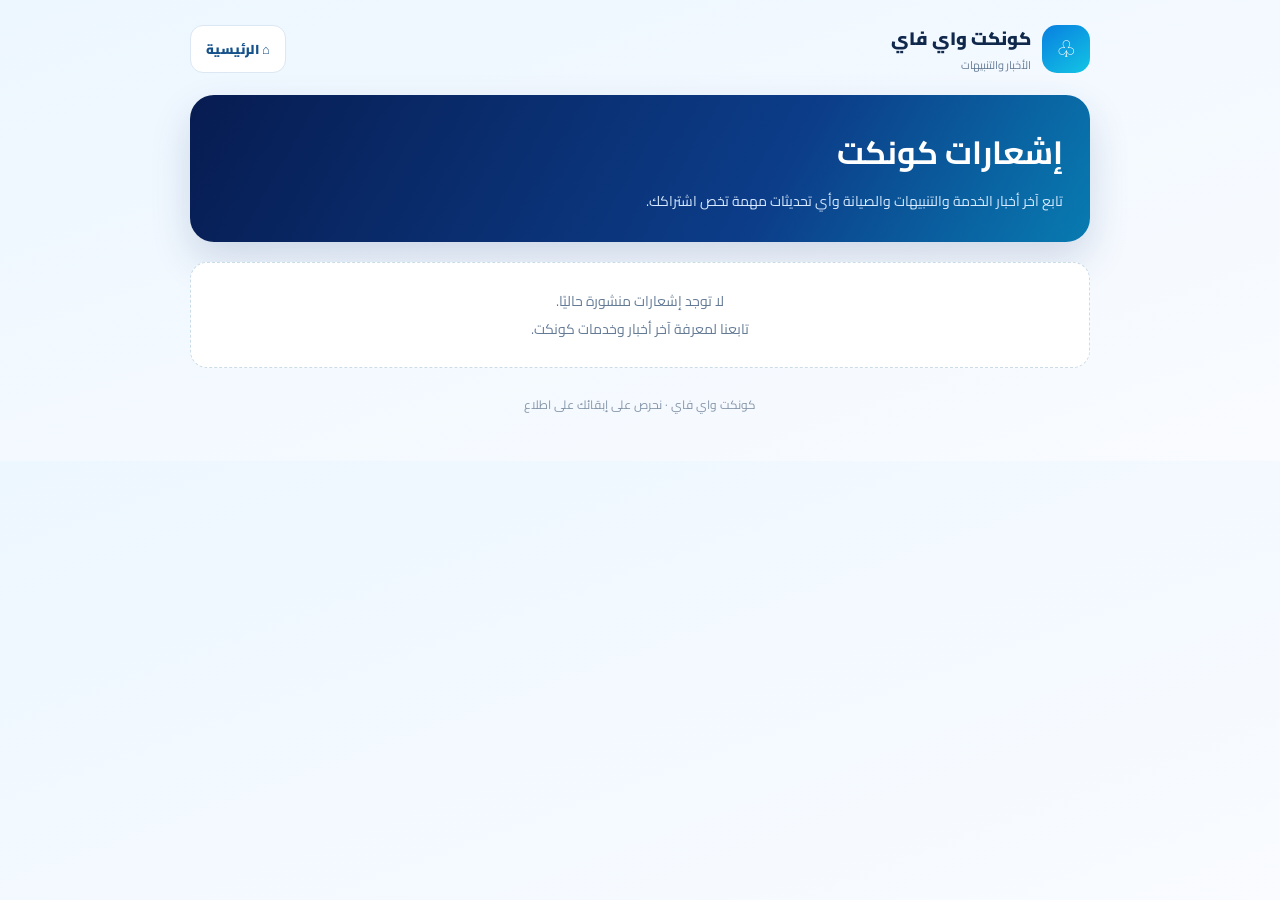
<file: notifications.html>
<!doctype html><html lang="ar" dir="rtl"><head><meta charset="utf-8"><meta name="viewport" content="width=device-width,initial-scale=1,viewport-fit=cover"><meta name="theme-color" content="#eff7ff"><link rel="manifest" href="./manifest.webmanifest"><link rel="stylesheet" href="./assets/fonts/fonts.css"><title>إشعارات كونكت | كونكت واي فاي</title><style>
*{box-sizing:border-box}body{margin:0;background:linear-gradient(160deg,#edf7ff,#f9fbff);color:#10284b;font-family:"Cairo","Tajawal",Tahoma,sans-serif}.page{width:min(900px,calc(100% - 32px));margin:auto;padding:22px 0 45px}.top{display:flex;align-items:center;justify-content:space-between;gap:12px;margin-bottom:20px}.brand{display:flex;align-items:center;gap:11px}.ico{width:48px;height:48px;display:grid;place-items:center;border-radius:15px;background:linear-gradient(145deg,#087fe0,#13c5e4);color:white;font-size:23px}.brand strong{font-size:18px;font-weight:950}.brand small{display:block;color:#647b96;font-size:11px}.back{padding:11px 15px;border:1px solid #dbe7f2;border-radius:13px;background:#fff;color:#15518a;text-decoration:none;font-size:13px;font-weight:900}.hero{padding:27px;border-radius:24px;background:linear-gradient(120deg,#071c51,#0c3d89 65%,#087bb1);color:#fff;box-shadow:0 18px 40px #0b2c6628}.hero h1{font-size:32px;margin:0 0 6px}.hero p{margin:0;color:#d7eaff;font-size:14px;line-height:1.9}.list{display:grid;gap:12px;margin-top:20px}.item{padding:18px;border:1px solid #dce8f2;border-radius:18px;background:#fff;box-shadow:0 8px 22px #1b47700b}.item-top{display:flex;justify-content:space-between;gap:10px;align-items:center}.item h2{font-size:17px;margin:0;font-weight:950}.date{font-size:11px;color:#6b8099;white-space:nowrap}.item p{font-size:13px;line-height:1.9;color:#526984;margin:9px 0 0}.tag{display:inline-block;margin-top:10px;padding:5px 10px;border-radius:20px;background:#e8f4ff;color:#0875bd;font-size:11px;font-weight:900}.tag.alert{background:#fff1e5;color:#b65a21}.tag.maintenance{background:#f0ebff;color:#7655c6}.empty{padding:24px;text-align:center;border:1px dashed #cbdce9;border-radius:17px;background:#fff;color:#647b96;font-size:14px;line-height:2}.footer{text-align:center;color:#8495a9;font-size:12px;padding-top:25px}@media(max-width:520px){.page{padding-top:13px}.hero{padding:22px 19px}.hero h1{font-size:27px}.item{padding:15px}.item h2{font-size:15px}.item p{font-size:12px}.date{font-size:10px}}
</style></head><body><main class="page"><header class="top"><div class="brand"><span class="ico">♧</span><span><strong>كونكت واي فاي</strong><small>الأخبار والتنبيهات</small></span></div><a class="back" href="./index.html">⌂ الرئيسية</a></header><section class="hero"><h1>إشعارات كونكت</h1><p>تابع آخر أخبار الخدمة والتنبيهات والصيانة وأي تحديثات مهمة تخص اشتراكك.</p></section><section id="list" class="list"><div class="empty">جاري تحميل الإشعارات…</div></section><footer class="footer">كونكت واي فاي · نحرص على إبقائك على اطلاع</footer></main><script>
const esc=v=>String(v??"").replace(/[&<>"']/g,c=>({"&":"&amp;","<":"&lt;",">":"&gt;",'"':"&quot;","'":"&#39;"}[c]));
const date=v=>{if(!v)return "";const d=new Date(v);return Number.isNaN(d.getTime())?"":new Intl.DateTimeFormat("ar-EG",{day:"numeric",month:"short",year:"numeric"}).format(d)};
(async()=>{const list=document.getElementById("list");try{const r=await fetch("./notifications.json?v="+Date.now(),{cache:"no-store"});if(!r.ok)throw Error();const raw=await r.json(),items=Array.isArray(raw)?raw:(raw.items||[]);if(!items.length){list.innerHTML='<div class="empty">لا توجد إشعارات منشورة حاليًا.<br>تابعنا لمعرفة آخر أخبار وخدمات كونكت.</div>';return}const names={news:"خبر",alert:"تنبيه",maintenance:"صيانة"};list.innerHTML=items.map(x=>{const type=names[x.type]||"خبر";const cls=x.type==="alert"?"alert":x.type==="maintenance"?"maintenance":"";return `<article class="item"><div class="item-top"><h2>${esc(x.title||"إشعار من كونكت")}</h2><time class="date">${esc(date(x.date))}</time></div><p>${esc(x.message||"")}</p><span class="tag ${cls}">${type}</span></article>`}).join("")}catch(e){list.innerHTML='<div class="empty">تعذر تحميل الإشعارات الآن. تحقق من اتصال الإنترنت وحاول مرة أخرى.</div>'}})();
</script></body></html>
</file>
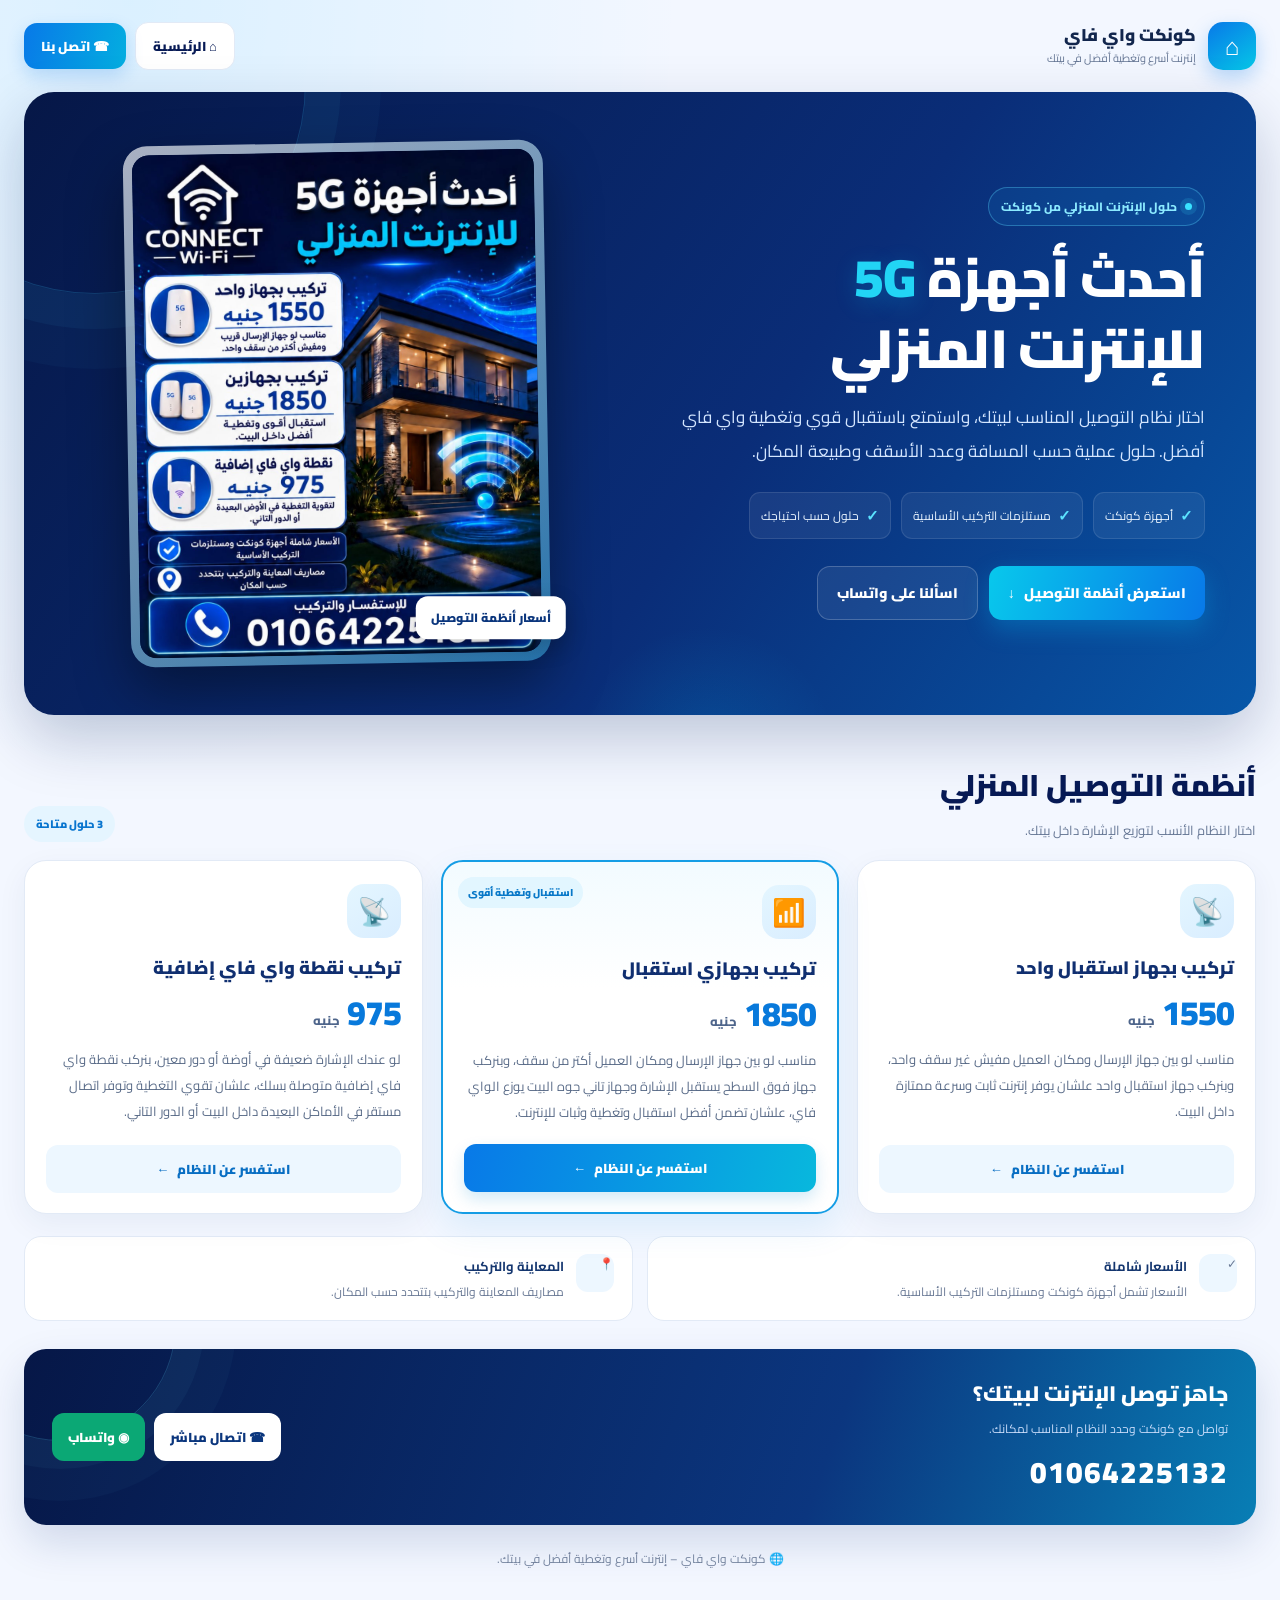
<file: offers.html>
<!doctype html>
<html lang="ar" dir="rtl">
<head>
<meta charset="utf-8">
<meta name="viewport" content="width=device-width,initial-scale=1">
<meta name="theme-color" content="#071a55">
<meta name="description" content="تعرف على أنظمة توصيل كونكت واي فاي للإنترنت المنزلي وأحدث أسعار التركيب.">
<title>عروض كونكت واي فاي | أنظمة التوصيل المنزلي</title>
<link rel="manifest" href="./manifest.webmanifest">
<link rel="stylesheet" href="./assets/fonts/fonts.css">
<style>
:root{
 --navy:#071a55;--navy2:#0c2d78;--blue:#0879e8;--cyan:#08c5e8;
 --ink:#12264d;--muted:#667795;--line:#e2eaf6;--surface:#fff;
 --bg:#f3f7ff;--green:#0aa875;--shadow:0 18px 50px rgba(8,35,91,.11)
}
*{box-sizing:border-box}
html{scroll-behavior:smooth}
body{margin:0;background:radial-gradient(ellipse at 10% 0%,rgba(0,180,255,.10),transparent 34%),var(--bg);color:var(--ink);font-family:"Cairo","Tajawal",Arial,sans-serif}
a{ -webkit-tap-highlight-color:transparent}
.page{width:min(1240px,calc(100% - 48px));margin:auto;padding:22px 0 52px}
.topbar{display:flex;align-items:center;justify-content:space-between;gap:18px;margin-bottom:22px}
.brand{display:flex;align-items:center;gap:12px;min-width:0}
.brand-mark{width:48px;height:48px;display:grid;place-items:center;border-radius:15px;color:#fff;font-size:24px;background:linear-gradient(145deg,#0879e8,#05c7e7);box-shadow:0 8px 20px #0879e844}
.brand-text strong{display:block;font-size:17px;font-weight:900;line-height:1.4}
.brand-text small{display:block;color:var(--muted);font-size:11px}
.top-actions{display:flex;align-items:center;gap:9px}
.nav-btn{display:inline-flex;align-items:center;justify-content:center;gap:8px;padding:11px 17px;border-radius:13px;text-decoration:none;font-size:13px;font-weight:850;transition:.2s ease}
.nav-home{background:#fff;color:var(--navy);border:1px solid var(--line)}
.nav-contact{background:linear-gradient(105deg,#0879e8,#04aee0);color:#fff;box-shadow:0 7px 18px #0879e833}
.nav-btn:hover{transform:translateY(-2px);box-shadow:0 10px 24px #0b367022}
.hero{position:relative;overflow:hidden;display:grid;grid-template-columns:minmax(0,1.03fr) minmax(340px,.97fr);align-items:center;gap:clamp(26px,4vw,56px);padding:clamp(26px,4vw,54px);border-radius:30px;background:linear-gradient(125deg,#061747 0%,#0a2d78 58%,#0757a8 100%);color:#fff;box-shadow:0 24px 60px rgba(5,29,82,.22)}
.hero:before,.hero:after{content:"";position:absolute;border-radius:50%;pointer-events:none}
.hero:before{width:420px;height:420px;border:1px solid #3ccaff33;left:-140px;top:-220px;box-shadow:0 0 0 35px #3ccaff0d,0 0 0 75px #3ccaff09}
.hero:after{width:260px;height:260px;background:radial-gradient(circle,#00bfff26,transparent 70%);right:34%;bottom:-170px}
.hero-copy,.hero-visual{position:relative;z-index:1}
.eyebrow{display:inline-flex;align-items:center;gap:8px;padding:7px 12px;border:1px solid #5ddaff55;border-radius:30px;background:#1ca7ef1b;color:#8ceaff;font-size:12px;font-weight:800;margin-bottom:17px}
.pulse{width:7px;height:7px;border-radius:50%;background:#39e2ff;box-shadow:0 0 0 5px #39e2ff24}
.hero h1{font-size:clamp(30px,4.2vw,54px);line-height:1.32;margin:0 0 15px;font-weight:950;letter-spacing:-.6px}
.hero h1 em{font-style:normal;color:#22d5f5;text-shadow:0 5px 22px #00c7ff3a}
.hero-desc{font-size:clamp(14px,1.35vw,17px);line-height:2;color:#d4e6ff;max-width:560px;margin:0 0 24px}
.hero-points{display:flex;flex-wrap:wrap;gap:10px;margin-bottom:27px}
.hero-point{display:flex;align-items:center;gap:7px;padding:8px 11px;border-radius:11px;background:#ffffff10;border:1px solid #ffffff1b;color:#eaf5ff;font-size:12px}
.hero-point b{color:#5be3ff;font-size:15px}
.hero-actions{display:flex;flex-wrap:wrap;gap:11px}
.hero-btn{display:inline-flex;align-items:center;justify-content:center;gap:9px;padding:13px 19px;border-radius:13px;text-decoration:none;font-size:14px;font-weight:900;transition:.2s}
.hero-btn.primary{background:linear-gradient(105deg,#08c8ec,#0879e8);color:white;box-shadow:0 9px 25px #00a9e955}
.hero-btn.secondary{color:white;background:#ffffff12;border:1px solid #ffffff35}
.hero-btn:hover{transform:translateY(-3px);filter:brightness(1.08)}
.hero-visual{display:flex;justify-content:center;align-items:center}
.poster-frame{position:relative;width:min(100%,420px);padding:9px;border-radius:24px;background:linear-gradient(145deg,#ffffffa8,#50dfff66);box-shadow:0 24px 55px #0006;transform:rotate(-1deg)}
.poster-frame img{display:block;width:100%;height:auto;max-height:680px;object-fit:contain;border-radius:17px;background:#061747}
.poster-tag{position:absolute;bottom:22px;right:-15px;padding:10px 15px;border-radius:12px;background:#fff;color:#0b367d;font-size:12px;font-weight:900;box-shadow:0 8px 22px #0003;transform:rotate(1deg)}
.section-head{display:flex;align-items:end;justify-content:space-between;gap:16px;margin:42px 0 18px}
.section-head h2{font-size:clamp(22px,2.5vw,30px);margin:0;color:var(--navy);font-weight:950}
.section-head p{margin:5px 0 0;color:var(--muted);font-size:13px}
.section-chip{white-space:nowrap;padding:8px 12px;border-radius:30px;background:#e5f5ff;color:#0875cf;font-size:11px;font-weight:900}
.offer-grid{display:grid;grid-template-columns:repeat(3,minmax(0,1fr));gap:18px}
.offer-card{position:relative;display:flex;flex-direction:column;min-width:0;padding:23px 21px 20px;border-radius:22px;background:var(--surface);border:1px solid var(--line);box-shadow:0 10px 30px rgba(15,48,100,.06);transition:transform .22s,box-shadow .22s,border-color .22s}
.offer-card:hover{transform:translateY(-6px);box-shadow:0 20px 42px rgba(15,48,100,.12);border-color:#a9d8ff}
.offer-card.featured{border:2px solid #159de5;background:linear-gradient(180deg,#f2fbff 0%,#fff 36%);box-shadow:0 14px 35px #0787d51a}
.card-label{position:absolute;top:15px;left:15px;padding:6px 10px;border-radius:30px;background:#e2f6ff;color:#0878c8;font-size:10px;font-weight:900}
.offer-icon{width:54px;height:54px;display:grid;place-items:center;margin-bottom:16px;border-radius:17px;background:linear-gradient(145deg,#e4f6ff,#d9edff);font-size:27px}
.offer-card h3{font-size:18px;line-height:1.6;margin:0 0 8px;color:#102f70;font-weight:950}
.price-line{display:flex;align-items:baseline;gap:7px;margin:2px 0 13px}
.price{font-size:34px;line-height:1.2;font-weight:950;color:#0879db;letter-spacing:-1px}
.currency{font-size:13px;color:#4e658b;font-weight:800}
.offer-card p{font-size:13px;line-height:2;color:#596b88;margin:0 0 19px;flex:1}
.card-action{display:flex;align-items:center;justify-content:center;gap:8px;width:100%;padding:12px;border-radius:12px;background:#edf7ff;color:#086ec3;text-decoration:none;font-size:13px;font-weight:900;transition:.2s}
.featured .card-action{background:linear-gradient(105deg,#0879e8,#08b8dd);color:#fff;box-shadow:0 7px 16px #0788d52e}
.card-action:hover{filter:brightness(.97);transform:translateY(-1px)}
.info-strip{display:grid;grid-template-columns:1fr 1fr;gap:14px;margin-top:22px}
.info-box{display:flex;align-items:flex-start;gap:12px;padding:17px 18px;border:1px solid var(--line);border-radius:17px;background:#fff}
.info-icon{width:38px;height:38px;display:grid;place-items:center;flex:0 0 38px;border-radius:12px;background:#edf7ff;font-size:19px}
.info-box strong{display:block;font-size:13px;color:#14366f;margin:0 0 4px}
.info-box span{display:block;color:#697995;font-size:12px;line-height:1.7}
.contact-panel{position:relative;overflow:hidden;display:flex;align-items:center;justify-content:space-between;gap:20px;margin-top:28px;padding:25px 28px;border-radius:22px;background:linear-gradient(110deg,#061747,#0b367f 65%,#087eb5);color:#fff;box-shadow:0 18px 42px #0a2b6b25}
.contact-panel:after{content:"";position:absolute;width:230px;height:230px;border:1px solid #63dfff33;border-radius:50%;left:-80px;top:-140px;box-shadow:0 0 0 28px #63dfff0a,0 0 0 60px #63dfff08}
.contact-copy,.contact-actions{position:relative;z-index:1}
.contact-copy h2{font-size:21px;margin:0 0 5px;font-weight:950}
.contact-copy p{font-size:12px;color:#c9dcfa;margin:0;line-height:1.8}
.contact-number{display:block;font-size:clamp(21px,2.4vw,30px);font-weight:950;letter-spacing:1px;color:#fff;margin-top:5px;direction:ltr;text-align:right}
.contact-actions{display:flex;gap:9px;flex-wrap:wrap}
.contact-actions a{display:inline-flex;align-items:center;justify-content:center;gap:8px;padding:12px 16px;border-radius:12px;text-decoration:none;font-size:13px;font-weight:900;white-space:nowrap;transition:.2s}
.contact-actions a:hover{transform:translateY(-2px)}
.contact-call{background:#fff;color:#0b367d}.contact-wa{background:#0ba875;color:#fff}
.footer{text-align:center;padding:22px 8px 0;color:#7786a0;font-size:12px}
@media(max-width:980px){
 .page{width:min(900px,calc(100% - 36px))}
 .hero{grid-template-columns:minmax(0,1fr) minmax(280px,.78fr);padding:30px;gap:24px}
 .offer-grid{grid-template-columns:repeat(2,minmax(0,1fr))}
 .offer-card:last-child{grid-column:1/-1;max-width:calc(50% - 9px);justify-self:center;width:100%}
}
@media(max-width:680px){
 .page{width:calc(100% - 22px);padding-top:12px}
 .topbar{margin-bottom:14px}.brand-mark{width:42px;height:42px;border-radius:13px}
 .brand-text strong{font-size:14px}.brand-text small{font-size:10px}
 .nav-btn{padding:10px 11px;font-size:11px}
 .hero{grid-template-columns:1fr;padding:25px 20px 23px;border-radius:23px;gap:22px}
 .hero h1{font-size:clamp(29px,8vw,39px)}
 .hero-desc{font-size:13px;margin-bottom:18px}
 .hero-points{gap:7px;margin-bottom:20px}.hero-point{font-size:10px;padding:7px 9px}
 .hero-visual{order:-1}
 .poster-frame{width:min(76%,310px);padding:6px;border-radius:18px}
 .poster-frame img{max-height:440px;border-radius:13px}
 .poster-tag{right:-12px;bottom:15px;font-size:10px;padding:8px 11px}
 .section-head{margin:30px 0 14px;align-items:flex-start}
 .section-head h2{font-size:22px}.section-head p{font-size:11px}
 .section-chip{font-size:9px;padding:7px 9px}
 .offer-grid{grid-template-columns:1fr;gap:12px}
 .offer-card,.offer-card:last-child{grid-column:auto;max-width:none;padding:19px 17px}
 .offer-icon{width:46px;height:46px;font-size:23px;margin-bottom:11px}
 .offer-card h3{font-size:16px}.price{font-size:30px}
 .offer-card p{font-size:12px;margin-bottom:15px}
 .info-strip{grid-template-columns:1fr;gap:10px;margin-top:15px}
 .info-box{padding:14px}
 .contact-panel{align-items:flex-start;flex-direction:column;padding:21px 19px;gap:16px}
 .contact-copy h2{font-size:18px}.contact-number{font-size:25px}
 .contact-actions{width:100%}.contact-actions a{flex:1;padding:12px 10px;font-size:12px}
}
@media(prefers-reduced-motion:reduce){*,*:before,*:after{scroll-behavior:auto!important;transition:none!important}}

/* V137 — mobile layout refinement; desktop and tablet layout remain unchanged */
@media(max-width:680px){
 body{background:#f5f8ff}
 .page{width:100%;padding:10px 12px 30px}
 .topbar{padding:2px 2px 4px;gap:8px;align-items:center}
 .brand{gap:9px}
 .brand-mark{width:39px;height:39px;flex-basis:39px;font-size:21px}
 .brand-text strong{font-size:13px}
 .brand-text small{font-size:9px}
 .top-actions{gap:6px}
 .nav-btn{padding:9px 10px;border-radius:11px;font-size:10px}
 .hero{display:flex;flex-direction:column;align-items:stretch;gap:14px;padding:23px 18px 19px;border-radius:21px}
 .hero-copy{order:2;text-align:right}
 .hero-visual{order:1;justify-content:center;margin:0 0 5px;width:100%}
 .eyebrow{font-size:10px;padding:6px 10px;margin-bottom:12px}
 .hero h1{font-size:clamp(27px,7.2vw,35px);line-height:1.35;margin-bottom:10px}
 .hero-desc{font-size:12px;line-height:1.9;margin-bottom:15px}
 .hero-points{display:grid;grid-template-columns:1fr 1fr;gap:7px;margin-bottom:16px}
 .hero-point{font-size:10px;line-height:1.5;padding:8px 9px;justify-content:flex-start}
 .hero-actions{display:grid;grid-template-columns:1fr;gap:8px}
 .hero-btn{width:100%;padding:12px 13px;font-size:12px;border-radius:12px}
 .hero-visual{width:100%}
 .poster-frame{width:min(100%,320px);max-width:100%;padding:7px;border-radius:17px;transform:none;margin:0 auto}
 .poster-frame img{display:block;width:100%;height:auto;max-height:none;object-fit:contain;border-radius:12px}
 .poster-frame{background:linear-gradient(145deg,#dff8ff,#45c9f2);box-shadow:0 16px 34px rgba(0,15,55,.38)}

 .poster-tag{right:auto;left:-10px;bottom:15px;padding:8px 11px;font-size:10px;white-space:nowrap}
 .section-head{margin:27px 2px 13px;gap:8px;align-items:center}
 .section-head h2{font-size:20px;line-height:1.5}
 .section-head p{font-size:11px;line-height:1.7}
 .section-chip{font-size:9px;padding:7px 9px}
 .offer-grid{gap:11px}
 .offer-card,.offer-card:last-child{padding:17px 15px 15px;border-radius:18px}
 .offer-card:hover{transform:none}
 .offer-icon{width:42px;height:42px;border-radius:13px;font-size:21px;margin-bottom:9px}
 .card-label{top:13px;left:12px;font-size:9px;padding:5px 8px}
 .offer-card h3{font-size:16px;line-height:1.6;margin-bottom:5px}
 .price-line{margin:0 0 8px}
 .price{font-size:29px}
 .currency{font-size:12px}
 .offer-card p{font-size:12px;line-height:1.9;margin-bottom:13px}
 .card-action{padding:11px 12px;font-size:12px;border-radius:11px}
 .info-strip{gap:8px;margin-top:13px}
 .info-box{padding:12px;border-radius:14px;gap:10px}
 .info-icon{width:34px;height:34px;flex-basis:34px;border-radius:10px}
 .info-box strong{font-size:12px}
 .info-box span{font-size:11px;line-height:1.7}
 .contact-panel{margin-top:16px;padding:19px 16px;border-radius:19px;gap:13px}
 .contact-copy h2{font-size:17px}
 .contact-copy p{font-size:11px}
 .contact-number{font-size:25px;margin-top:7px}
 .contact-actions{display:grid;grid-template-columns:1fr 1fr;gap:8px}
 .contact-actions a{min-width:0;padding:11px 8px;font-size:11px;border-radius:11px}
 .footer{font-size:11px;line-height:1.8;padding-top:17px}
}
@media(max-width:370px){
 .page{padding-inline:9px}
 .brand-text small{display:none}
 .nav-btn{padding:8px 8px;font-size:9px}
 .hero{padding:19px 14px 16px}
 .poster-frame{width:min(100%,290px)}
 .poster-frame img{max-height:none}
 .hero h1{font-size:27px}
 .hero-points{grid-template-columns:1fr}
 .section-head h2{font-size:18px}
 .offer-card,.offer-card:last-child{padding:15px 13px}
 .contact-actions{grid-template-columns:1fr}
}

</style>
</head>
<body>
<main class="page">
<header class="topbar">
 <div class="brand"><span class="brand-mark" aria-hidden="true">⌂</span><span class="brand-text"><strong>كونكت واي فاي</strong><small>إنترنت أسرع وتغطية أفضل في بيتك</small></span></div>
 <nav class="top-actions" aria-label="التنقل"><a class="nav-btn nav-home" href="./index.html">⌂ الرئيسية</a><a class="nav-btn nav-contact" href="tel:01064225132">☎ اتصل بنا</a></nav>
</header>

<section class="hero" aria-labelledby="heroTitle">
 <div class="hero-copy">
  <span class="eyebrow"><i class="pulse"></i> حلول الإنترنت المنزلي من كونكت</span>
  <h1 id="heroTitle">أحدث أجهزة <em>5G</em><br>للإنترنت المنزلي</h1>
  <p class="hero-desc">اختار نظام التوصيل المناسب لبيتك، واستمتع باستقبال قوي وتغطية واي فاي أفضل. حلول عملية حسب المسافة وعدد الأسقف وطبيعة المكان.</p>
  <div class="hero-points">
   <span class="hero-point"><b>✓</b> أجهزة كونكت</span>
   <span class="hero-point"><b>✓</b> مستلزمات التركيب الأساسية</span>
   <span class="hero-point"><b>✓</b> حلول حسب احتياجك</span>
  </div>
  <div class="hero-actions">
   <a class="hero-btn primary" href="#systems">استعرض أنظمة التوصيل <span>↓</span></a>
   <a class="hero-btn secondary" href="https://wa.me/201064225132" target="_self" rel="noopener noreferrer">اسألنا على واتساب</a>
  </div>
 </div>
 <div class="hero-visual">
  <div class="poster-frame"><img src="./assets/offers/home-installation-5g.png" alt="إعلان أنظمة توصيل كونكت في البيت وأحدث أجهزة 5G وأسعار التركيب"><span class="poster-tag">أسعار أنظمة التوصيل</span></div>
 </div>
</section>

<section id="systems" aria-labelledby="systemsTitle">
 <div class="section-head"><div><h2 id="systemsTitle">أنظمة التوصيل المنزلي</h2><p>اختار النظام الأنسب لتوزيع الإشارة داخل بيتك.</p></div><span class="section-chip">3 حلول متاحة</span></div>
 <div class="offer-grid">
  <article class="offer-card">
   <span class="offer-icon" aria-hidden="true">📡</span>
   <h3>تركيب بجهاز استقبال واحد</h3>
   <div class="price-line"><strong class="price">1550</strong><span class="currency">جنيه</span></div>
   <p>مناسب لو بين جهاز الإرسال ومكان العميل مفيش غير سقف واحد، وبنركب جهاز استقبال واحد علشان يوفر إنترنت ثابت وسرعة ممتازة داخل البيت.</p>
   <a class="card-action" href="https://wa.me/201064225132?text=%D8%A3%D8%B1%D9%8A%D8%AF%20%D8%A7%D9%84%D8%A7%D8%B3%D8%AA%D9%81%D8%B3%D8%A7%D8%B1%20%D8%B9%D9%86%20%D8%AA%D8%B1%D9%83%D9%8A%D8%A8%20%D8%A8%D8%AC%D9%87%D8%A7%D8%B2%20%D8%A7%D8%B3%D8%AA%D9%82%D8%A8%D8%A7%D9%84%20%D9%88%D8%A7%D8%AD%D8%AF" target="_self" rel="noopener noreferrer">استفسر عن النظام <span>←</span></a>
  </article>
  <article class="offer-card featured">
   <span class="card-label">استقبال وتغطية أقوى</span>
   <span class="offer-icon" aria-hidden="true">📶</span>
   <h3>تركيب بجهازي استقبال</h3>
   <div class="price-line"><strong class="price">1850</strong><span class="currency">جنيه</span></div>
   <p>مناسب لو بين جهاز الإرسال ومكان العميل أكتر من سقف، وبنركب جهاز فوق السطح يستقبل الإشارة وجهاز تاني جوه البيت يوزع الواي فاي، علشان تضمن أفضل استقبال وتغطية وثبات للإنترنت.</p>
   <a class="card-action" href="https://wa.me/201064225132?text=%D8%A3%D8%B1%D9%8A%D8%AF%20%D8%A7%D9%84%D8%A7%D8%B3%D8%AA%D9%81%D8%B3%D8%A7%D8%B1%20%D8%B9%D9%86%20%D8%AA%D8%B1%D9%83%D9%8A%D8%A8%20%D8%A8%D8%AC%D9%87%D8%A7%D8%B2%D9%8A%20%D8%A7%D8%B3%D8%AA%D9%82%D8%A8%D8%A7%D9%84" target="_self" rel="noopener noreferrer">استفسر عن النظام <span>←</span></a>
  </article>
  <article class="offer-card">
   <span class="offer-icon" aria-hidden="true">📡</span>
   <h3>تركيب نقطة واي فاي إضافية</h3>
   <div class="price-line"><strong class="price">975</strong><span class="currency">جنيه</span></div>
   <p>لو عندك الإشارة ضعيفة في أوضة أو دور معين، بنركب نقطة واي فاي إضافية متوصلة بسلك، علشان تقوي التغطية وتوفر اتصال مستقر في الأماكن البعيدة داخل البيت أو الدور التاني.</p>
   <a class="card-action" href="https://wa.me/201064225132?text=%D8%A3%D8%B1%D9%8A%D8%AF%20%D8%A7%D9%84%D8%A7%D8%B3%D8%AA%D9%81%D8%B3%D8%A7%D8%B1%20%D8%B9%D9%86%20%D9%86%D9%82%D8%B7%D8%A9%20%D9%88%D8%A7%D9%8A%20%D9%81%D8%A7%D9%8A%20%D8%A5%D8%B6%D8%A7%D9%81%D9%8A%D8%A9" target="_self" rel="noopener noreferrer">استفسر عن النظام <span>←</span></a>
  </article>
 </div>
</section>

<section class="info-strip" aria-label="ملاحظات الأسعار">
 <div class="info-box"><span class="info-icon">✓</span><div><strong>الأسعار شاملة</strong><span>الأسعار تشمل أجهزة كونكت ومستلزمات التركيب الأساسية.</span></div></div>
 <div class="info-box"><span class="info-icon">📍</span><div><strong>المعاينة والتركيب</strong><span>مصاريف المعاينة والتركيب بتتحدد حسب المكان.</span></div></div>
</section>

<section class="contact-panel" aria-label="الحجز والاستفسار">
 <div class="contact-copy"><h2>جاهز توصل الإنترنت لبيتك؟</h2><p>تواصل مع كونكت وحدد النظام المناسب لمكانك.</p><strong class="contact-number">01064225132</strong></div>
 <div class="contact-actions"><a class="contact-call" href="tel:01064225132">☎ اتصال مباشر</a><a class="contact-wa" href="https://wa.me/201064225132" target="_self" rel="noopener noreferrer">◉ واتساب</a></div>
</section>
<footer class="footer">🌐 كونكت واي فاي – إنترنت أسرع وتغطية أفضل في بيتك.</footer>
</main>
</body>
</html>
</file>
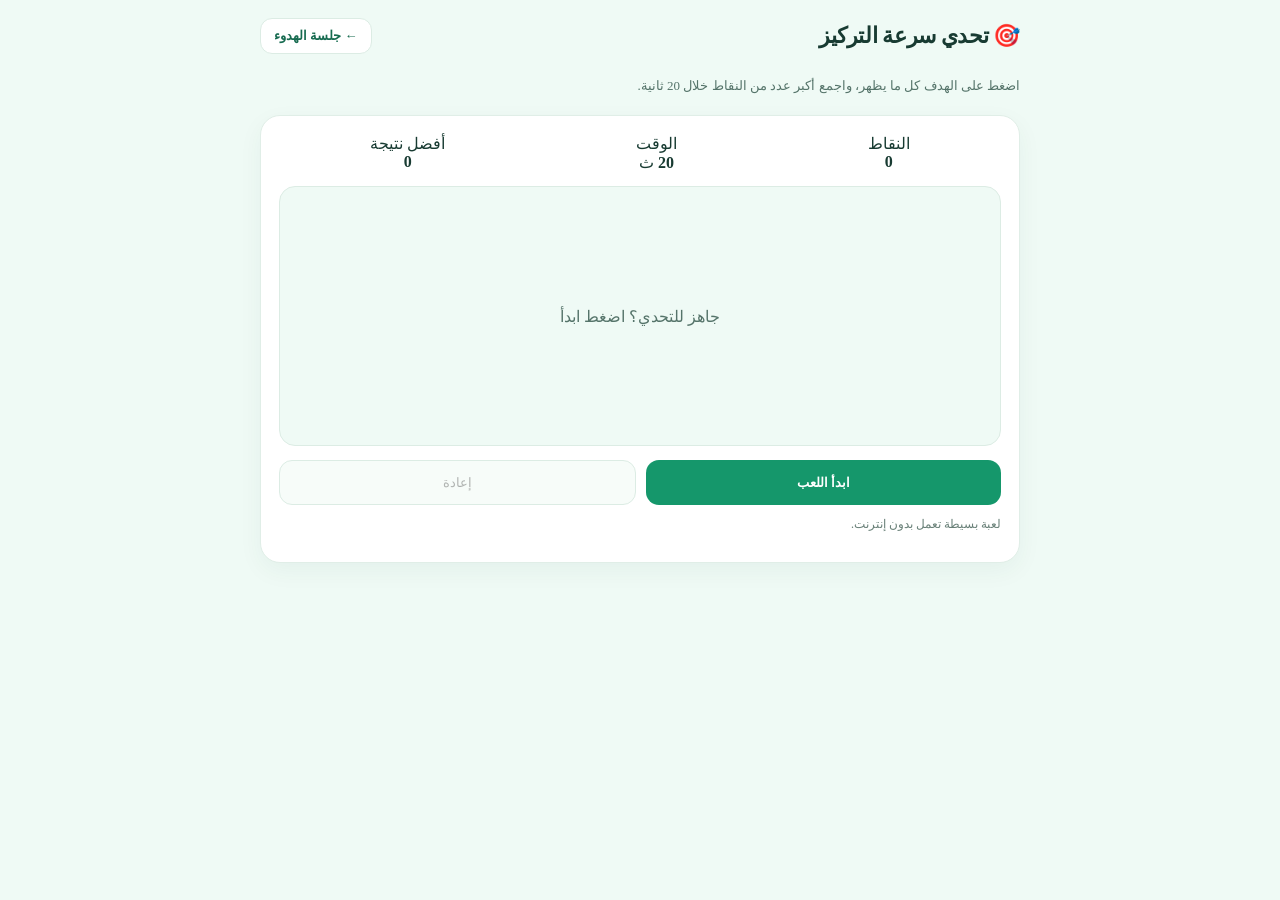
<file: quick-game.html>
<head>
<meta charset="utf-8">
<meta name="viewport" content="width=device-width,initial-scale=1,viewport-fit=cover">
<meta name="theme-color" content="#eff7ff">
<meta name="description" content="تطبيق كونكت واي فاي لإدارة حسابك وخدمات الشبكة والدعم الفني.">
<link rel="manifest" href="./manifest.webmanifest">
<link rel="icon" href="./icons/icon-192.png">
<link rel="apple-touch-icon" href="./icons/icon-192.png">
<title>تحدي سرعة التركيز | كونكت واي فاي</title>
<link rel="stylesheet" href="./assets/fonts/fonts.css">
<style>
*{box-sizing:border-box}html{min-height:100%;scroll-behavior:smooth}body{margin:0;min-height:100vh;font-family:"Cairo",Tahoma,sans-serif;color:var(--text);background:var(--bg);padding-bottom:calc(22px + env(safe-area-inset-bottom));transition:background .25s,color .25s}
:root{--bg:#eff7ff;--panel:#fff;--text:#142846;--muted:#687b94;--line:#dce8f2;--accent:#087fc7;--accent2:#39bce8;--support:#119b66;--shadow:0 8px 25px rgba(22,75,119,.08)}
body[data-theme="sky"]{--bg:#eaf6ff;--panel:rgba(255,255,255,.94);--text:#102b52;--muted:#607b9e;--line:#cfe6f4;--accent:#0789d4;--accent2:#42c9f2;background:linear-gradient(160deg,#dff2ff,#f7fbff 55%,#e8f5ff)}
body[data-theme="neon"]{--bg:#061326;--panel:rgba(7,25,48,.94);--text:#f3f9ff;--muted:#9db7d2;--line:rgba(40,180,255,.28);--accent:#00c8ff;--accent2:#7a64ff;--support:#08c98b;background:radial-gradient(ellipse at 50% 0%,#073d69,transparent 45%),#041022}
body[data-theme="waves"]{--bg:#090e35;--panel:rgba(20,25,75,.94);--text:#fff;--muted:#c1c5e9;--line:rgba(130,115,255,.3);--accent:#ff5fc8;--accent2:#32d9ff;--support:#16c98b;background:radial-gradient(ellipse at 10% 80%,rgba(239,52,180,.22),transparent 38%),#080d31}
body[data-theme="minimal"]{--bg:#f4f6fa;--panel:#fff;--text:#192b43;--muted:#718096;--line:#e4eaf1;--accent:#1769aa;--accent2:#36a8cf;--support:#16875e;background:#f4f6fa}
body[data-theme="desert"]{--bg:#f9efe0;--panel:rgba(255,250,241,.96);--text:#422d21;--muted:#876b53;--line:rgba(133,83,43,.2);--accent:#c56a25;--accent2:#e7a34c;--support:#21865b;background:linear-gradient(160deg,#f5dfc1,#fff8ed 65%,#efd8b7)}
body[data-theme="cyber"]{--bg:#10082d;--panel:rgba(28,15,67,.95);--text:#fff;--muted:#c6b8e8;--line:rgba(171,105,255,.32);--accent:#20d9ff;--accent2:#bd4cff;--support:#18d18b;background:radial-gradient(ellipse at 80% 0%,#42106a,transparent 40%),#0b0623}
.bg-art{position:fixed;inset:0;z-index:-1;pointer-events:none;background-position:center top;background-size:cover;opacity:.19}
body[data-theme="sky"] .bg-art{background-image:url("./backgrounds/sky.svg")}
body[data-theme="neon"] .bg-art{background-image:url("./backgrounds/neon.svg");opacity:.35}
body[data-theme="waves"] .bg-art{background-image:url("./backgrounds/waves.svg");opacity:.42}
body[data-theme="minimal"] .bg-art{background-image:url("./backgrounds/minimal.svg");opacity:.28}
body[data-theme="desert"] .bg-art{background-image:url("./backgrounds/desert.svg");opacity:.35}
body[data-theme="cyber"] .bg-art{background-image:url("./backgrounds/cyber.svg");opacity:.4}
.app{width:min(100% - 28px,540px);margin:0 auto;padding:calc(12px + env(safe-area-inset-top)) 0 10px}
.topbar{height:54px;display:flex;align-items:center;justify-content:space-between;gap:12px}
.brand{display:flex;align-items:center;gap:10px;min-width:0}.logo{width:43px;height:43px;object-fit:contain;background:#fff;border-radius:13px;border:1px solid var(--line);padding:2px}
.brand-name{font-size:16px;font-weight:900;line-height:1.3}.brand-sub{font-size:9px;letter-spacing:.8px;color:var(--muted)}

.top-actions{display:flex;align-items:center;gap:8px}
.header-action svg{width:19px;height:19px;fill:none;stroke:currentColor;stroke-width:1.9;stroke-linecap:round;stroke-linejoin:round}
.header-action{display:grid;place-items:center}
.header-action:active{transform:scale(.94)}
@media(max-width:420px){.top-actions{gap:6px}.header-action,.top-actions .round-btn{width:38px;height:38px;min-width:38px}}
.top-actions{display:flex;gap:7px}.round-btn{width:38px;height:38px;border-radius:13px;border:1px solid var(--line);background:var(--panel);color:var(--text);display:grid;place-items:center;font-size:17px;cursor:pointer}
/* V23: compact five-item navigation — all shortcuts visible without horizontal scrolling */
.quick-nav{position:sticky;top:6px;z-index:15;display:grid;grid-template-columns:repeat(5,minmax(0,1fr));gap:5px;margin:9px 0 14px;padding:6px;border:1px solid var(--line);border-radius:16px;background:color-mix(in srgb,var(--panel) 94%,transparent);backdrop-filter:blur(14px);-webkit-backdrop-filter:blur(14px);box-shadow:0 5px 18px rgba(22,75,119,.06)}
.quick-nav a{min-width:0;min-height:55px;display:flex;flex-direction:column;align-items:center;justify-content:center;gap:4px;padding:5px 1px;border-radius:11px;text-decoration:none;color:var(--text);background:transparent;border:1px solid transparent;font-size:clamp(7px,2.05vw,9px);font-weight:800;line-height:1.25;white-space:nowrap;text-align:center;transition:background .2s,border-color .2s,transform .2s}
.quick-nav a:hover,.quick-nav a:focus-visible{background:color-mix(in srgb,var(--accent) 8%,var(--panel));border-color:color-mix(in srgb,var(--accent) 18%,var(--line));outline:none}
.quick-nav a:active{transform:scale(.95)}.quick-nav .quick-icon{width:25px;height:25px;display:grid;place-items:center;border-radius:8px;background:color-mix(in srgb,var(--accent) 10%,var(--panel));color:var(--accent)}
.quick-nav .quick-icon svg{width:15px;height:15px;fill:none;stroke:currentColor;stroke-width:1.8;stroke-linecap:round;stroke-linejoin:round;display:block}
#services,#notifications,#offers,#help-center,#support{scroll-margin-top:82px}
@media(min-width:700px){.quick-nav{margin:10px 0 18px;gap:8px;padding:7px}.quick-nav a{min-height:58px;font-size:11px;gap:5px}.quick-nav .quick-icon{width:27px;height:27px}}
@media(min-width:700px){.quick-nav{margin:10px 0 18px;justify-content:center}.quick-nav a{font-size:11px;padding:9px 14px}}
.hero{position:relative;margin:17px 0 19px;padding:23px 19px 21px;border-radius:23px;background:var(--panel);border:1px solid var(--line);box-shadow:var(--shadow);overflow:hidden}
.hero:after{content:"";position:absolute;width:155px;height:155px;border-radius:50%;border:1px solid color-mix(in srgb,var(--accent) 25%,transparent);left:-64px;top:-90px;box-shadow:0 0 0 17px color-mix(in srgb,var(--accent) 5%,transparent),0 0 0 36px color-mix(in srgb,var(--accent) 3%,transparent)}
.eyebrow{display:inline-flex;align-items:center;gap:7px;color:var(--accent);font-size:10px;font-weight:800}.live-dot{width:7px;height:7px;border-radius:50%;background:var(--accent2);box-shadow:0 0 0 4px color-mix(in srgb,var(--accent2) 14%,transparent)}
h1{font-size:clamp(26px,7vw,34px);font-weight:900;line-height:1.45;margin:9px 0 4px;letter-spacing:-.4px}
h1 span{color:var(--accent)}.hero p{font-size:11px;line-height:1.9;color:var(--muted);margin:0;max-width:340px}
.section-title{display:flex;align-items:center;justify-content:space-between;margin:0 2px 10px}.section-title h2{font-size:14px;font-weight:900;margin:0}.section-title span{font-size:9px;color:var(--muted)}
.services{display:grid;grid-template-columns:1fr;gap:10px}
.service{min-height:90px;display:flex;align-items:center;gap:13px;padding:13px 14px;border-radius:18px;background:var(--panel);border:1px solid var(--line);box-shadow:var(--shadow);text-decoration:none;color:var(--text);transition:transform .2s,border-color .2s;position:relative;overflow:hidden}
.service:active{transform:scale(.985)}.service:hover{border-color:var(--accent)}
.service-icon{width:53px;height:53px;flex:none;border-radius:16px;display:grid;place-items:center;background:color-mix(in srgb,var(--accent) 12%,var(--panel));color:var(--accent);border:1px solid color-mix(in srgb,var(--accent) 17%,transparent)}
.service-icon svg{width:27px;height:27px;fill:none;stroke:currentColor;stroke-width:1.8;stroke-linecap:round;stroke-linejoin:round}
.service-copy{flex:1;min-width:0}.service h3{font-size:15px;font-weight:900;margin:0 0 2px;line-height:1.55}.service p{font-size:10px;line-height:1.7;color:var(--muted);margin:0}
.go{width:34px;height:34px;flex:none;border-radius:12px;display:grid;place-items:center;background:color-mix(in srgb,var(--accent) 9%,var(--panel));color:var(--accent);border:1px solid color-mix(in srgb,var(--accent) 18%,var(--line));transition:transform .22s,background .22s,border-color .22s}.go svg{width:17px;height:17px;fill:none;stroke:currentColor;stroke-width:2;stroke-linecap:round;stroke-linejoin:round}.service:hover .go{transform:translateX(-3px);background:color-mix(in srgb,var(--accent) 16%,var(--panel));border-color:var(--accent)}.service:active .go{transform:scale(.92)}
.service.agent .service-icon{--accent:#8265d8;color:#8265d8;background:color-mix(in srgb,#8265d8 12%,var(--panel))}
.service.admin .service-icon{--accent:#e46b48;color:#e46b48;background:color-mix(in srgb,#e46b48 12%,var(--panel))}
.support{margin-top:15px;display:flex;align-items:center;justify-content:space-between;gap:10px;padding:12px 13px;border-radius:17px;background:color-mix(in srgb,var(--support) 9%,var(--panel));border:1px solid color-mix(in srgb,var(--support) 25%,var(--line))}
.support-copy{display:flex;align-items:center;gap:9px;min-width:0}.wa{width:39px;height:39px;flex:none;border-radius:13px;display:grid;place-items:center;background:color-mix(in srgb,var(--support) 17%,var(--panel));color:var(--support);font-size:20px}
.support h3{font-size:12px;margin:0;font-weight:900}.support p{font-size:9px;margin:1px 0 0;color:var(--muted)}
.support-link{padding:9px 11px;border-radius:11px;background:var(--support);color:#fff;text-decoration:none;font-size:10px;font-weight:900;white-space:nowrap}
.tools{display:flex;justify-content:center;gap:9px;margin:13px 0 0}.tool-btn{display:flex;align-items:center;gap:7px;border:1px solid var(--line);background:var(--panel);color:var(--muted);border-radius:12px;padding:9px 12px;font:700 10px "Cairo",sans-serif;cursor:pointer}
.tool-btn svg{width:15px;height:15px;fill:none;stroke:currentColor;stroke-width:1.8;stroke-linecap:round;stroke-linejoin:round}
.footer{text-align:center;font-size:9px;color:var(--muted);padding:17px 0 5px}
.sheet-backdrop{position:fixed;inset:0;background:rgba(3,14,30,.48);z-index:20;opacity:0;pointer-events:none;transition:opacity .25s}
.sheet-backdrop.open{opacity:1;pointer-events:auto}
.sheet{position:fixed;z-index:21;bottom:0;left:0;right:0;max-height:min(78vh,680px);overflow:auto;padding:12px 18px calc(20px + env(safe-area-inset-bottom));background:var(--panel);color:var(--text);border-radius:24px 24px 0 0;border:1px solid var(--line);box-shadow:0 -12px 45px rgba(0,0,0,.18);transform:translateY(105%);transition:transform .3s ease}
.sheet.open{transform:translateY(0)}.handle{width:42px;height:4px;border-radius:5px;background:var(--muted);opacity:.35;margin:0 auto 14px}
.sheet-head{display:flex;align-items:center;justify-content:space-between;margin-bottom:12px}.sheet-head h2{font-size:16px;margin:0}.close{border:0;background:transparent;color:var(--muted);font-size:24px}
.theme-grid{display:grid;grid-template-columns:repeat(2,minmax(0,1fr));gap:10px}
.theme-option{border:2px solid var(--line);border-radius:13px;padding:6px;background:var(--panel);color:var(--text);text-align:right;cursor:pointer;min-width:0}
.theme-option[aria-pressed="true"]{border-color:var(--accent);box-shadow:0 0 0 2px color-mix(in srgb,var(--accent) 12%,transparent)}
.swatch{height:65px;border-radius:8px;background-size:cover;background-position:center;margin-bottom:6px}
.theme-option[data-theme-choice="sky"] .swatch{background-image:url("./backgrounds/sky.svg")}
.theme-option[data-theme-choice="neon"] .swatch{background-image:url("./backgrounds/neon.svg")}
.theme-option[data-theme-choice="waves"] .swatch{background-image:url("./backgrounds/waves.svg")}
.theme-option[data-theme-choice="minimal"] .swatch{background-image:url("./backgrounds/minimal.svg")}
.theme-option[data-theme-choice="desert"] .swatch{background-image:url("./backgrounds/desert.svg")}
.theme-option[data-theme-choice="cyber"] .swatch{background-image:url("./backgrounds/cyber.svg")}
.theme-option strong{font-size:10px;display:block}.theme-option small{font-size:8px;color:var(--muted)}
.toast{position:fixed;z-index:30;bottom:calc(18px + env(safe-area-inset-bottom));left:50%;transform:translate(-50%,15px);opacity:0;pointer-events:none;background:#15243b;color:#fff;border-radius:10px;padding:11px 15px;font-size:11px;transition:.25s;max-width:calc(100% - 28px);text-align:center}
.toast.on{opacity:1;transform:translate(-50%,0)}

/* V17: animated Arabic display headline + responsive support CTA */
.hero-title{
 font-family:"Alexandria","Cairo",sans-serif;
 font-size:clamp(31px,8vw,43px);
 font-weight:400;
 line-height:1.35;
 letter-spacing:.1px;
 margin:8px 0 1px;
 color:var(--text);
 text-shadow:0 3px 16px color-mix(in srgb,var(--accent) 14%,transparent);
}
.type-line{
 font-family:"Tajawal","Cairo",sans-serif;
 font-weight:800;
 min-height:42px;
 display:flex;
 align-items:center;
 justify-content:center;
 gap:4px;
 direction:rtl;
 color:var(--accent);
 font-size:clamp(23px,6vw,31px);
 line-height:1.55;
 margin:0 0 7px;
}
.type-cursor{
 display:inline-block;
 width:2px;
 height:1.05em;
 border-radius:2px;
 background:var(--accent2);
 box-shadow:0 0 9px var(--accent2);
 animation:cursorBlink .75s steps(2,start) infinite;
}
@keyframes cursorBlink{to{visibility:hidden}}
.support-link{
 position:relative;
 isolation:isolate;
 transform-origin:center;
 animation:supportBounce 2.8s ease-in-out infinite;
 box-shadow:0 7px 18px color-mix(in srgb,var(--support) 24%,transparent);
}
.support-link:before{
 content:"";
 position:absolute;
 inset:-4px;
 z-index:-1;
 border:1px solid color-mix(in srgb,var(--support) 42%,transparent);
 border-radius:14px;
 opacity:0;
 animation:supportRipple 2.8s ease-out infinite;
}
.support-link:active{transform:scale(.94);animation:none}
.support-link:hover{animation-play-state:paused;filter:brightness(1.07)}
@keyframes supportBounce{
 0%,72%,100%{transform:translateY(0) scale(1)}
 78%{transform:translateY(-4px) scale(1.025)}
 84%{transform:translateY(0) scale(.99)}
 90%{transform:translateY(-2px) scale(1.01)}
}
@keyframes supportRipple{
 0%,65%{transform:scale(.96);opacity:0}
 73%{opacity:.55}
 100%{transform:scale(1.16);opacity:0}
}
@media(prefers-reduced-motion:reduce){
 .support-link,.support-link:before,.type-cursor{animation:none!important}
}


/* V19: customer announcements and current offers */
.content-hub{display:grid;grid-template-columns:1fr;gap:12px;margin:16px 0 2px}
.content-panel{min-width:0;padding:14px;border:1px solid var(--line);border-radius:18px;background:var(--panel);box-shadow:var(--shadow)}
.content-head{display:flex;align-items:center;justify-content:space-between;gap:8px;margin-bottom:11px}
.content-heading{display:flex;align-items:center;gap:8px;min-width:0}
.content-symbol{width:34px;height:34px;flex:none;border-radius:11px;display:grid;place-items:center;background:color-mix(in srgb,var(--accent) 11%,var(--panel));color:var(--accent)}
.content-symbol svg{width:18px;height:18px;fill:none;stroke:currentColor;stroke-width:1.8;stroke-linecap:round;stroke-linejoin:round}
.content-heading h2{font-size:13px;font-weight:900;margin:0}
.content-heading small{display:block;color:var(--muted);font-size:9px;margin-top:1px}
.content-more{border:0;background:transparent;color:var(--accent);font:800 10px "Cairo",sans-serif;white-space:nowrap;cursor:pointer;padding:6px}
.content-list{display:grid;gap:8px}
.content-item{padding:10px 11px;border-radius:13px;background:color-mix(in srgb,var(--accent) 4%,var(--panel));border:1px solid color-mix(in srgb,var(--line) 80%,transparent);min-width:0}
.content-item-top{display:flex;align-items:center;justify-content:space-between;gap:8px;margin-bottom:4px}
.content-item h3{font-size:11px;line-height:1.6;margin:0;font-weight:900;color:var(--text)}
.content-date{font-size:8px;color:var(--muted);white-space:nowrap}
.content-item p{font-size:10px;line-height:1.8;color:var(--muted);margin:0;overflow-wrap:anywhere}
.content-tag{display:inline-flex;align-items:center;padding:3px 7px;border-radius:20px;font-size:8px;font-weight:800;background:color-mix(in srgb,var(--accent) 10%,var(--panel));color:var(--accent);margin-top:6px}
.content-tag.alert{color:#b65a21;background:#fff0e4}.content-tag.maintenance{color:#8265d8;background:#f0ebff}
.content-empty{padding:15px 9px;text-align:center;border:1px dashed var(--line);border-radius:13px;color:var(--muted);font-size:10px;line-height:1.8}
.offer-item img{display:block;width:100%;max-height:135px;object-fit:cover;border-radius:10px;margin:0 0 8px;background:var(--line)}
.offer-action{display:inline-flex;margin-top:8px;padding:7px 10px;border-radius:9px;background:var(--accent);color:white;text-decoration:none;font-size:9px;font-weight:900}
.content-status{font-size:8px;color:var(--muted);margin-top:8px;text-align:left}
@media(min-width:700px){.content-hub{grid-template-columns:repeat(2,minmax(0,1fr));gap:14px;margin-top:18px}.content-panel{padding:15px}.content-item{padding:11px}}

@media(min-width:700px){body{padding-bottom:30px}.app{width:min(100% - 48px,760px);padding-top:25px}.hero{padding:35px 32px;margin:24px 0}.hero p{font-size:13px}.services{grid-template-columns:repeat(3,minmax(0,1fr));gap:14px}.service{min-height:175px;align-items:flex-start;flex-direction:column;padding:18px}.service-icon{width:55px;height:55px}.service h3{font-size:16px}.service p{font-size:11px}.go{position:absolute;left:15px;bottom:15px}.support{padding:15px 18px}.sheet{width:min(100%,620px);left:50%;right:auto;transform:translate(-50%,105%);border-radius:24px 24px 0 0}.sheet.open{transform:translate(-50%,0)}}
@media(prefers-reduced-motion:reduce){*,*:before,*:after{animation:none!important;transition:none!important;scroll-behavior:auto!important}}

/* V21: customer help center */
.help-center{margin-top:18px}
.help-groups{display:grid;grid-template-columns:1fr;gap:12px}
.help-group{background:var(--panel);border:1px solid var(--line);border-radius:18px;padding:13px;box-shadow:var(--shadow);min-width:0}
.help-group-head{display:flex;align-items:center;gap:9px;margin-bottom:10px}
.help-group-icon{width:36px;height:36px;display:grid;place-items:center;border-radius:12px;background:color-mix(in srgb,var(--accent) 12%,var(--panel));color:var(--accent);font-size:17px}
.help-group-head h3{font-size:13px;margin:0;font-weight:900}.help-group-head p{font-size:9px;color:var(--muted);margin:1px 0 0}
.help-list{display:grid;grid-template-columns:1fr;gap:8px}
.help-link{display:flex;align-items:center;gap:10px;padding:8px;border:1px solid var(--line);border-radius:13px;color:var(--text);text-decoration:none;min-width:0;transition:border-color .2s,transform .2s;background:color-mix(in srgb,var(--panel) 94%,var(--bg))}
.help-link:hover{border-color:var(--accent)}.help-link:active{transform:scale(.99)}
.help-thumb{width:82px;height:54px;flex:none;border-radius:9px;background:color-mix(in srgb,var(--accent) 7%,var(--panel));display:grid;place-items:center}.youtube-thumb svg{width:43px;height:31px;display:block}
.help-copy{flex:1;min-width:0}.help-copy strong{display:block;font-size:10px;line-height:1.6}.help-copy small{display:block;color:var(--muted);font-size:8px;margin-top:2px}
.help-play{width:27px;height:27px;flex:none;border-radius:50%;display:grid;place-items:center;background:color-mix(in srgb,#e53935 12%,var(--panel));color:#e53935;font-size:11px}
.help-download{display:flex;align-items:center;justify-content:center;gap:8px;margin-top:9px;padding:10px;border-radius:12px;background:color-mix(in srgb,var(--support) 10%,var(--panel));border:1px solid color-mix(in srgb,var(--support) 25%,var(--line));color:var(--support);font-size:10px;font-weight:900;text-decoration:none}
@media(min-width:700px){.help-groups{grid-template-columns:repeat(2,minmax(0,1fr))}.help-group:first-child{grid-column:1/-1}.help-group:first-child .help-list{grid-template-columns:repeat(2,minmax(0,1fr))}.help-group:first-child .help-link:last-child{grid-column:1/-1}}


/* V26: quiet update feedback and ambient audio control */
.header-action.sound-on{color:var(--accent);background:color-mix(in srgb,var(--accent) 13%,var(--panel));position:relative}
.header-action.sound-off{color:#dc2626;position:relative}
.header-action.sound-off::after{content:"";position:absolute;width:21px;height:2.5px;background:#dc2626;border-radius:3px;transform:rotate(-45deg);box-shadow:0 0 0 1px var(--panel);pointer-events:none}
.sound-indicator{position:absolute;width:6px;height:6px;border-radius:50%;background:#16a36a;right:4px;top:4px;box-shadow:0 0 0 2px var(--panel)}
.header-action.is-updating{position:relative;opacity:.9}.header-action.is-updating svg{animation:none!important;opacity:.18}.header-action.is-updating::after{content:"";position:absolute;width:17px;height:17px;border:2px solid currentColor;border-left-color:transparent;border-radius:50%;animation:connect-spin .8s linear infinite}
@keyframes connect-spin{to{transform:rotate(360deg)}}
.header-action:disabled{opacity:.8;cursor:wait}
.update-notice{position:fixed;z-index:100;top:14px;left:50%;transform:translate(-50%,-18px);width:min(92vw,430px);display:flex;align-items:center;gap:11px;padding:13px 16px;border:1px solid var(--line);border-radius:17px;background:var(--panel);color:var(--text);box-shadow:0 12px 34px #10294b25;font-size:13px;font-weight:800;line-height:1.7;opacity:0;pointer-events:none;transition:opacity .25s,transform .25s}
.update-notice.on{opacity:1;transform:translate(-50%,0)}
.update-notice-icon{width:28px;height:28px;flex:none;border-radius:50%;display:grid;place-items:center;background:color-mix(in srgb,var(--accent) 13%,var(--panel));color:var(--accent)}
.update-notice.success .update-notice-icon{background:#dcfce7;color:#15803d}
.update-notice.error .update-notice-icon{background:#fee2e2;color:#b91c1c}
.update-notice.loading .update-notice-icon:before{content:"";width:15px;height:15px;border:2px solid currentColor;border-left-color:transparent;border-radius:50%;animation:connect-spin .8s linear infinite}
.update-notice.success .update-notice-icon:before{content:"✓";font-size:19px}
.update-notice.error .update-notice-icon:before{content:"!";font-size:18px}
@media(max-width:420px){.top-actions{gap:5px}.header-action,.top-actions .round-btn{width:36px;height:36px;min-width:36px}}


/* V32: refined premium hero identity */
.hero-premium{
 position:relative; isolation:isolate; display:flex; flex-direction:column; align-items:flex-start;
 min-height:0; padding:25px 25px 23px; margin:17px 0 19px; text-align:right;
 background:linear-gradient(125deg,color-mix(in srgb,var(--panel) 96%,white),var(--panel));
 border:1px solid color-mix(in srgb,var(--accent) 15%,var(--line));
 border-radius:22px; box-shadow:0 12px 34px rgba(24,83,130,.075);
}
.hero-premium:after{width:190px;height:190px;left:auto;right:-115px;top:-120px;border-color:color-mix(in srgb,var(--accent) 13%,transparent);box-shadow:0 0 0 18px color-mix(in srgb,var(--accent) 3%,transparent),0 0 0 38px color-mix(in srgb,var(--accent) 2%,transparent);z-index:-1}
.hero-brandline{display:flex;align-items:center;gap:9px;margin-bottom:8px}
.hero-mark{width:31px;height:31px;display:grid;place-items:center;border-radius:10px;background:color-mix(in srgb,var(--accent) 10%,var(--panel));color:var(--accent);border:1px solid color-mix(in srgb,var(--accent) 18%,var(--line))}
.hero-mark svg{width:19px;height:19px;fill:none;stroke:currentColor;stroke-width:1.8;stroke-linecap:round}
.hero-premium .eyebrow{font-size:10px;letter-spacing:0}
.hero-premium .hero-title{font-family:"Alexandria","Cairo",sans-serif;font-size:clamp(27px,5.2vw,36px);font-weight:650;line-height:1.35;letter-spacing:-1px;margin:0 0 1px;color:var(--text);text-shadow:none}
.hero-premium .hero-title span{color:var(--accent);font-weight:750}
.hero-premium .type-line{justify-content:flex-start;min-height:0;font-size:clamp(17px,3.5vw,23px);font-weight:750;line-height:1.5;margin:0 0 7px;gap:3px}
.hero-premium .type-cursor{height:.9em;width:2px}
.hero-premium p{font-size:11px;line-height:1.8;max-width:none;margin:0;color:var(--muted)}
.hero-accent{position:absolute;right:0;top:22px;bottom:22px;width:3px;border-radius:4px;background:linear-gradient(180deg,var(--accent),color-mix(in srgb,var(--accent2) 55%,var(--accent)));opacity:.8}
@media(min-width:700px){.hero-premium{padding:27px 30px 25px;min-height:195px;justify-content:center}.hero-premium .hero-title{font-size:38px}.hero-premium .type-line{font-size:23px}.hero-premium p{font-size:12px}}
@media(max-width:420px){.hero-premium{padding:21px 19px 19px;border-radius:19px}.hero-premium .hero-title{font-size:29px}.hero-premium .type-line{font-size:18px}.hero-mark{width:29px;height:29px}}
/* V33: balanced hero typography and centered content rhythm */
.hero-premium{align-items:center;text-align:center;padding:30px 28px 28px;gap:0;min-height:0}
.hero-brandline{justify-content:center;flex-wrap:wrap;margin:0 0 13px;gap:9px}
.hero-premium .eyebrow{font-size:10px;line-height:1.7}
.hero-premium .hero-title{font-size:clamp(27px,4.4vw,34px);line-height:1.45;letter-spacing:-.45px;margin:0 0 5px;font-weight:650}
.hero-premium .type-line{justify-content:center;min-height:0;font-size:clamp(17px,2.7vw,21px);line-height:1.65;margin:0 0 10px;gap:4px}
.hero-premium p{font-size:12px;line-height:1.9;max-width:100%;margin:0 auto;letter-spacing:0}
.hero-accent{right:50%;top:auto;bottom:0;transform:translateX(50%);width:76px;height:3px}
.hero-premium:after{right:-110px;left:auto;top:-130px}
@media(min-width:700px){.hero-premium{padding:29px 38px 30px;min-height:190px}.hero-premium .hero-title{font-size:35px}.hero-premium .type-line{font-size:21px}.hero-premium p{font-size:12px}}
@media(max-width:420px){.hero-premium{padding:24px 17px 23px;gap:0}.hero-brandline{margin-bottom:10px}.hero-premium .hero-title{font-size:27px;margin-bottom:5px}.hero-premium .type-line{font-size:17px;margin-bottom:8px}.hero-premium p{font-size:10px}.hero-accent{width:58px}}


.update-notice.has-action{pointer-events:auto;flex-wrap:wrap;justify-content:flex-start}
.update-notice.has-action #updateNoticeText{flex:1;min-width:150px}
.apply-update{border:0;border-radius:10px;padding:9px 14px;background:var(--accent);color:#fff;font:inherit;font-weight:900;cursor:pointer;white-space:nowrap}
.apply-update[hidden]{display:none}
#refreshApp svg{width:18px;height:18px;stroke-width:2.2}
#refreshApp{color:var(--text)}
#refreshApp svg{width:19px;height:19px;fill:none;stroke:currentColor;stroke-width:2;stroke-linecap:round;stroke-linejoin:round}
#refreshApp:not(.is-updating)::after{content:none}
#refreshApp.is-updating svg{opacity:.25}

/* V37: right-to-left alignment for the Connect WiFi brand title */
.hero-premium .hero-title{
 direction:rtl;
 text-align:right;
 align-self:stretch;
 width:100%;
 unicode-bidi:plaintext;
}

/* V38: restore prominent Connect WiFi hero title and enlarge desktop layout */
@media(min-width:700px){
 .app{width:min(100% - 56px,860px)}
 .hero-premium{padding:34px 42px 32px;min-height:220px}
 .hero-premium .hero-title{font-size:48px;line-height:1.4;font-weight:650;letter-spacing:-.7px;direction:rtl;text-align:right;align-self:stretch;width:100%}
 .hero-premium .type-line{font-size:26px;line-height:1.6}
 .hero-premium p{font-size:13px}
 .hero-brandline{margin-bottom:15px}
 .topbar{height:60px}
 .brand-name{font-size:18px}
 .brand-sub{font-size:10px}
 .round-btn{width:44px;height:44px}
 .quick-nav a{font-size:12px;min-height:62px}
 .quick-nav .quick-icon{width:30px;height:30px}
 .section-title h2{font-size:16px}
 .section-title span{font-size:11px}
 .service{min-height:190px;padding:20px}
 .service h3{font-size:17px}
 .service p{font-size:12px;line-height:1.9}
}
@media(max-width:699px){
 .hero-premium .hero-title{direction:rtl;text-align:right;align-self:stretch;width:100%;font-size:clamp(30px,7vw,38px)}
}

/* V39: RTL alignment for hero eyebrow and supporting description */
.hero-premium .hero-brandline{
 direction:rtl;
 justify-content:flex-start;
 align-self:stretch;
 width:100%;
 text-align:right;
}
.hero-premium .eyebrow{
 direction:rtl;
 text-align:right;
}
.hero-premium > p{
 direction:rtl;
 text-align:right;
 align-self:stretch;
 width:100%;
 margin-right:0;
 margin-left:0;
}

/* V40: anchor the eyebrow line to the right edge in RTL */
.hero-premium .hero-brandline{direction:rtl;justify-content:flex-start;text-align:right}
.hero-premium .eyebrow{direction:rtl;text-align:right;unicode-bidi:plaintext}

.install-guide{display:flex;align-items:center;gap:12px;margin:12px 0 14px;padding:12px 14px;border:1px solid color-mix(in srgb,var(--accent) 25%,var(--line));border-radius:17px;background:var(--panel);box-shadow:var(--shadow);direction:rtl;text-align:right}
.install-guide[hidden]{display:none}.install-guide-logo{width:48px;height:48px;flex:none;object-fit:contain;border-radius:13px;background:#fff;border:1px solid var(--line);padding:3px}
.install-guide-copy{display:flex;flex:1;min-width:0;flex-direction:column;gap:3px}.install-guide-copy strong{font-size:13px;font-weight:900;color:var(--text);line-height:1.5}.install-guide-copy span{font-size:11px;color:var(--muted);line-height:1.65}
.install-guide-action{flex:none;border:0;border-radius:11px;background:var(--accent);color:#fff;padding:10px 13px;font:inherit;font-size:11px;font-weight:900;cursor:pointer}
.install-guide.browser-warning{border-color:#f0b35b;background:color-mix(in srgb,#fff7e8 85%,var(--panel))}
@media(max-width:480px){.install-guide{gap:9px;padding:10px}.install-guide-logo{width:42px;height:42px}.install-guide-copy strong{font-size:12px}.install-guide-copy span{font-size:10px}.install-guide-action{padding:9px 10px;font-size:10px}}

.install-success{position:fixed;inset:0;z-index:300;display:grid;place-items:center;padding:20px;background:rgba(9,28,52,.48);backdrop-filter:blur(5px)}
.install-success[hidden]{display:none}
.install-success-card{width:min(100%,390px);padding:25px 22px;border-radius:24px;background:var(--panel);border:1px solid var(--line);box-shadow:0 22px 70px rgba(8,35,65,.24);text-align:center;direction:rtl}
.install-success-logo{width:76px;height:76px;object-fit:contain;padding:5px;border-radius:20px;background:#fff;border:1px solid var(--line)}
.install-success-card h2{font-size:19px;line-height:1.6;margin:14px 0 7px;color:var(--text)}
.install-success-card p{font-size:13px;line-height:1.9;color:var(--muted);margin:0}
.install-success-steps{display:flex;align-items:center;justify-content:center;gap:8px;flex-wrap:wrap;margin:17px 0;padding:12px;border-radius:14px;background:color-mix(in srgb,var(--accent) 8%,var(--panel));font-size:11px;font-weight:800;color:var(--text)}
.install-success-steps span{display:grid;place-items:center;width:22px;height:22px;border-radius:50%;background:var(--accent);color:white}
.install-success-close{width:100%;border:0;border-radius:13px;padding:12px;background:var(--accent);color:#fff;font:inherit;font-weight:900;cursor:pointer}

/* V44: animated Connect WiFi logo hero */
.hero-logo-stage{position:relative;width:100%;display:flex;justify-content:center;align-items:center;min-height:174px;margin:2px 0 3px;perspective:700px}
.hero-logo-stage:before{content:"";position:absolute;width:138px;height:16px;bottom:8px;border-radius:50%;background:color-mix(in srgb,var(--accent) 18%,transparent);filter:blur(10px);animation:logo-shadow 3.8s ease-in-out infinite}
.hero-logo-animated{position:relative;z-index:1;width:clamp(118px,19vw,170px);height:auto;max-height:170px;object-fit:contain;filter:drop-shadow(0 9px 13px rgba(12,70,112,.13));transform-origin:50% 85%;animation:logo-pop-bounce 4.6s cubic-bezier(.22,.8,.25,1) infinite;cursor:pointer;transition:filter .25s}
.hero-logo-animated:hover{filter:drop-shadow(0 14px 20px rgba(8,137,212,.27)) brightness(1.04)}
.hero-logo-animated:active{transform:scale(.94)}
@keyframes logo-pop-bounce{
 0%{opacity:0;transform:translateY(76px) scale(.68) rotate(-7deg)}
 9%{opacity:1;transform:translateY(-13px) scale(1.06) rotate(3deg)}
 15%{opacity:1;transform:translateY(5px) scale(.97) rotate(-1.5deg)}
 21%{opacity:1;transform:translateY(-5px) scale(1.02) rotate(1deg)}
 27%,66%{opacity:1;transform:translateY(0) scale(1) rotate(0)}
 75%{opacity:.9;transform:translateY(-9px) scale(1.02) rotate(0)}
 87%{opacity:0;transform:translateY(70px) scale(.72) rotate(5deg)}
 100%{opacity:0;transform:translateY(76px) scale(.68) rotate(5deg)}
}
@keyframes logo-shadow{0%,87%,100%{opacity:0;transform:scale(.55)}12%,66%{opacity:1;transform:scale(1)}}
@media(max-width:699px){.hero-logo-stage{min-height:132px;margin:0}.hero-logo-animated{width:clamp(105px,32vw,132px);max-height:132px}}
@media(prefers-reduced-motion:reduce){.hero-logo-animated,.hero-logo-stage:before{animation:none}.hero-logo-animated{opacity:1;transform:none}}

/* V45: dedicated logo stage, isolated from the typewriter line */
.hero-premium .hero-logo-stage{
 position:relative;
 display:grid;
 place-items:center;
 width:100%;
 height:178px;
 min-height:178px;
 margin:2px 0 10px;
 overflow:hidden;
 background:transparent!important;
 isolation:isolate;
}
.hero-premium .hero-logo-stage:before{
 content:"";
 position:absolute;
 left:50%;
 bottom:17px;
 width:112px;
 height:13px;
 border-radius:50%;
 background:radial-gradient(ellipse,rgba(17,83,130,.18),transparent 72%);
 transform:translateX(-50%);
 animation:heroLogoShadow 3.2s ease-in-out infinite;
}
.hero-premium .hero-logo-animated{
 display:block;
 position:relative;
 z-index:1;
 width:clamp(128px,20vw,166px);
 height:clamp(128px,20vw,166px);
 max-width:100%;
 max-height:166px;
 object-fit:contain;
 background:transparent!important;
 mix-blend-mode:multiply;
 animation:heroLogoBounce 3.2s cubic-bezier(.4,0,.2,1) infinite;
}
@keyframes heroLogoBounce{
 0%,100%{opacity:0;transform:translateY(48px) scale(.88)}
 12%{opacity:1;transform:translateY(0) scale(1)}
 23%{opacity:1;transform:translateY(-10px) scale(1.035)}
 34%{opacity:1;transform:translateY(0) scale(1)}
 72%{opacity:1;transform:translateY(0) scale(1)}
 88%{opacity:0;transform:translateY(-24px) scale(.94)}
}
@keyframes heroLogoShadow{
 0%,100%{opacity:0;transform:translateX(-50%) scale(.72)}
 18%,70%{opacity:1;transform:translateX(-50%) scale(1)}
}
.hero-premium .type-line{position:relative;z-index:2;min-height:1.7em;margin-top:0}
@media(min-width:700px){.hero-premium .hero-logo-stage{height:190px;min-height:190px;margin:4px 0 12px}}
@media(max-width:699px){.hero-premium .hero-logo-stage{height:148px;min-height:148px;margin:0 0 8px}.hero-premium .hero-logo-animated{width:clamp(116px,34vw,140px);height:140px}}
@media(prefers-reduced-motion:reduce){
 .hero-premium .hero-logo-animated,.hero-premium .hero-logo-stage:before{animation:none}
 .hero-premium .hero-logo-animated{opacity:1;transform:none}
}

/* V46: dancing logo with persistent Arabic wordmark */
.hero-premium .hero-logo-stage{height:205px;min-height:205px;gap:4px;align-content:center;overflow:hidden}
.hero-premium .hero-logo-animated{
 animation:heroLogoDance 2.4s ease-in-out infinite;
}
.hero-premium .hero-logo-wordmark{
 position:relative;z-index:2;display:block;direction:rtl;text-align:center;
 font-family:"Alexandria","Cairo",sans-serif;
 font-size:clamp(20px,3.5vw,27px);font-weight:850;line-height:1.4;
 color:var(--text);letter-spacing:-.4px;
 animation:heroWordDance 2.4s ease-in-out infinite;
}
@keyframes heroLogoDance{
 0%,100%{transform:translateY(0) rotate(0deg) scale(1)}
 12%{transform:translateY(-9px) rotate(-5deg) scale(1.04)}
 25%{transform:translateY(0) rotate(5deg) scale(1)}
 38%{transform:translateY(-6px) rotate(-4deg) scale(1.03)}
 52%,78%{transform:translateY(0) rotate(0deg) scale(1)}
 88%{transform:translateY(-3px) rotate(3deg) scale(1.01)}
}
@keyframes heroWordDance{
 0%,100%{transform:translateY(0) scale(1)}
 12%,38%{transform:translateY(-2px) scale(1.025)}
 25%,52%,78%{transform:translateY(0) scale(1)}
 88%{transform:translateY(-1px) scale(1.01)}
}
@media(min-width:700px){.hero-premium .hero-logo-stage{height:225px;min-height:225px}.hero-premium .hero-logo-animated{width:150px;height:150px}}
@media(max-width:699px){.hero-premium .hero-logo-stage{height:185px;min-height:185px}.hero-premium .hero-logo-animated{width:clamp(112px,30vw,130px);height:130px}.hero-premium .hero-logo-wordmark{font-size:21px}}
@media(prefers-reduced-motion:reduce){
 .hero-premium .hero-logo-animated,.hero-premium .hero-logo-wordmark{animation:none}
}

/* V48: customer-focused hero features and playful logo interaction */
.hero-premium{padding-bottom:30px}
.hero-premium .hero-feature-strip{
 display:flex;align-items:center;justify-content:center;gap:clamp(12px,3vw,34px);
 width:min(100%,590px);margin:18px auto 0;padding:12px 14px;
 border:1px solid color-mix(in srgb,var(--accent) 15%,var(--line));
 border-radius:16px;background:color-mix(in srgb,var(--accent) 4%,var(--panel));
}
.hero-feature{display:flex;align-items:center;gap:7px;min-width:0;color:var(--text);font-size:11px;font-weight:800;white-space:nowrap}
.hero-feature-icon{display:grid;place-items:center;width:29px;height:29px;flex:none;border-radius:9px;background:color-mix(in srgb,var(--accent) 12%,var(--panel));color:var(--accent)}
.hero-feature-icon svg{width:16px;height:16px;fill:none;stroke:currentColor;stroke-width:1.8;stroke-linecap:round;stroke-linejoin:round}
.hero-premium .hero-tap-feedback{min-height:18px;margin-top:9px;text-align:center;color:var(--muted);font-size:10px;font-weight:700;opacity:.85;transition:opacity .25s,transform .25s}
.hero-premium .hero-tap-feedback.active{color:var(--accent);transform:translateY(-2px)}
.hero-premium .hero-logo-stage{cursor:pointer;touch-action:manipulation}
.hero-premium .hero-logo-stage.logo-tapped .hero-logo-animated{animation:heroLogoTap .72s cubic-bezier(.2,.8,.2,1) 1,heroLogoDance 2.4s ease-in-out infinite}
.hero-premium .hero-logo-stage.logo-tapped .hero-logo-wordmark{animation:heroWordTap .72s ease-out 1,heroWordDance 2.4s ease-in-out infinite}
@keyframes heroLogoTap{0%{transform:scale(1)}35%{transform:scale(1.18) rotate(-9deg)}70%{transform:scale(.94) rotate(7deg)}100%{transform:scale(1)}}
@keyframes heroWordTap{0%{transform:scale(1)}45%{transform:scale(1.08)}100%{transform:scale(1)}}
@media(max-width:699px){
 .hero-premium .hero-feature-strip{gap:8px;padding:10px 7px;margin-top:13px}
 .hero-feature{gap:4px;font-size:9px}
 .hero-feature-icon{width:25px;height:25px}
 .hero-premium .hero-tap-feedback{font-size:9px}
}
@media(prefers-reduced-motion:reduce){
 .hero-premium .hero-logo-stage.logo-tapped .hero-logo-animated,.hero-premium .hero-logo-stage.logo-tapped .hero-logo-wordmark{animation:none}
}

/* V49: six-second rocket fly-by carrying the greeting */
.hero-premium .hero-tap-feedback{display:none!important}
.rocket-message{
 position:fixed;z-index:9999;top:34%;left:0;
 display:flex;align-items:center;gap:12px;
 direction:ltr;white-space:nowrap;pointer-events:none;
 opacity:0;visibility:hidden;
 filter:drop-shadow(0 8px 18px rgba(10,55,95,.16));
}
.rocket-message.is-flying{
 visibility:visible;
 animation:rocketFlyAcross 6s cubic-bezier(.22,.65,.25,1) forwards;
}
.rocket-message-text{
 order:1;display:block;direction:rtl;text-align:center;
 padding:13px 20px;border:1px solid rgba(0,145,220,.24);
 border-radius:18px;background:rgba(255,255,255,.96);
 color:#12345b;font-size:clamp(14px,2.3vw,20px);font-weight:900;
 box-shadow:0 8px 28px rgba(10,75,125,.13);
}
.rocket-message-icon{
 order:2;display:grid;place-items:center;flex:none;
 width:58px;height:58px;border-radius:50%;
 background:rgba(255,255,255,.92);border:1px solid rgba(0,145,220,.2);
 font-size:36px;transform:rotate(-12deg);
}
@keyframes rocketFlyAcross{
 0%{transform:translateX(110vw) translateY(18px) scale(.72);opacity:0}
 8%{opacity:1}
 22%{transform:translateX(70vw) translateY(-10px) scale(1);opacity:1}
 48%{transform:translateX(28vw) translateY(8px) scale(1.02);opacity:1}
 78%{transform:translateX(-48vw) translateY(-8px) scale(.98);opacity:1}
 94%{opacity:1}
 100%{transform:translateX(-115vw) translateY(-18px) scale(.78);opacity:0}
}
@media(max-width:600px){
 .rocket-message{top:31%;gap:8px}
 .rocket-message-text{padding:11px 13px;border-radius:15px;font-size:13px}
 .rocket-message-icon{width:46px;height:46px;font-size:29px}
}
@media(prefers-reduced-motion:reduce){
 .rocket-message.is-flying{animation:none;opacity:1;visibility:visible;left:50%;top:35%;transform:translateX(-50%)}
}

/* V51: one large feature phrase sweeps around the logo at a time */
.hero-premium .hero-logo-stage{overflow:visible!important;isolation:isolate}
.hero-orbit-phrase{
 position:absolute;z-index:5;left:50%;top:50%;
 width:max-content;max-width:92%;
 padding:9px 17px;border-radius:15px;
 color:#078bd0;background:rgba(255,255,255,.94);
 border:1px solid rgba(0,145,220,.18);
 box-shadow:0 10px 26px rgba(10,65,110,.14);
 font-size:clamp(19px,3.1vw,27px);font-weight:950;
 line-height:1.45;text-align:center;direction:rtl;white-space:nowrap;
 opacity:0;visibility:hidden;pointer-events:none;
 transform-origin:center;
}
.hero-orbit-phrase.is-moving{visibility:visible;animation:phraseOrbitSweep 4.4s cubic-bezier(.22,.68,.25,1) both}
@keyframes phraseOrbitSweep{
 0%{opacity:0;transform:translate(-50%,-50%) translate(145px,72px) rotate(28deg) rotateY(72deg) scale(.48);filter:blur(3px)}
 12%{opacity:1;transform:translate(-50%,-50%) translate(105px,20px) rotate(18deg) rotateY(28deg) scale(.78);filter:blur(0)}
 35%{opacity:1;transform:translate(-50%,-50%) translate(38px,-72px) rotate(-9deg) rotateY(0) scale(1.12)}
 55%{opacity:1;transform:translate(-50%,-50%) translate(-8px,-88px) rotate(-7deg) scale(1.15)}
 78%{opacity:1;transform:translate(-50%,-50%) translate(-100px,-18px) rotate(-20deg) rotateY(-25deg) scale(.9)}
 100%{opacity:0;transform:translate(-50%,-50%) translate(-150px,66px) rotate(-30deg) rotateY(-70deg) scale(.55);filter:blur(2px)}
}
@media(max-width:699px){
 .hero-orbit-phrase{font-size:clamp(16px,4.4vw,21px);padding:7px 11px}
 @keyframes phraseOrbitSweep{
  0%{opacity:0;transform:translate(-50%,-50%) translate(100px,55px) rotate(26deg) rotateY(70deg) scale(.5);filter:blur(2px)}
  12%{opacity:1;transform:translate(-50%,-50%) translate(70px,10px) rotate(16deg) scale(.78);filter:blur(0)}
  35%{opacity:1;transform:translate(-50%,-50%) translate(25px,-58px) rotate(-9deg) scale(1.08)}
  55%{opacity:1;transform:translate(-50%,-50%) translate(-4px,-69px) rotate(-7deg) scale(1.1)}
  78%{opacity:1;transform:translate(-50%,-50%) translate(-68px,-12px) rotate(-18deg) scale(.9)}
  100%{opacity:0;transform:translate(-50%,-50%) translate(-105px,52px) rotate(-28deg) scale(.55);filter:blur(2px)}
 }
}
@media(prefers-reduced-motion:reduce){.hero-orbit-phrase{display:none}}

/* V52: keep the animated phrase above the logo and fully legible */
.hero-orbit-phrase{
 z-index:6;
 color:#078bd0;
 background:rgba(255,255,255,.98);
 text-shadow:none;
 filter:none!important;
}
@keyframes phraseOrbitSweep{
 0%{opacity:0;transform:translate(-50%,-50%) translate(118px,-112px) rotate(24deg) scale(.72)}
 10%{opacity:1;transform:translate(-50%,-50%) translate(92px,-142px) rotate(16deg) scale(.92)}
 28%{opacity:1;transform:translate(-50%,-50%) translate(35px,-164px) rotate(7deg) scale(1.08)}
 48%{opacity:1;transform:translate(-50%,-50%) translate(-28px,-164px) rotate(-5deg) scale(1.12)}
 70%{opacity:1;transform:translate(-50%,-50%) translate(-92px,-140px) rotate(-15deg) scale(1)}
 90%{opacity:1;transform:translate(-50%,-50%) translate(-118px,-112px) rotate(-22deg) scale(.9)}
 100%{opacity:0;transform:translate(-50%,-50%) translate(-132px,-92px) rotate(-27deg) scale(.82)}
}
@media(max-width:699px){
 @keyframes phraseOrbitSweep{
  0%{opacity:0;transform:translate(-50%,-50%) translate(78px,-86px) rotate(23deg) scale(.7)}
  10%{opacity:1;transform:translate(-50%,-50%) translate(60px,-108px) rotate(15deg) scale(.9)}
  28%{opacity:1;transform:translate(-50%,-50%) translate(24px,-126px) rotate(7deg) scale(1.04)}
  48%{opacity:1;transform:translate(-50%,-50%) translate(-20px,-126px) rotate(-5deg) scale(1.06)}
  70%{opacity:1;transform:translate(-50%,-50%) translate(-60px,-108px) rotate(-15deg) scale(.98)}
  90%{opacity:1;transform:translate(-50%,-50%) translate(-78px,-86px) rotate(-22deg) scale(.88)}
  100%{opacity:0;transform:translate(-50%,-50%) translate(-86px,-70px) rotate(-27deg) scale(.8)}
 }
}

/* V53: confine the orbiting phrase to the hero card, below the sticky navigation */
.hero-premium{
 position:relative;
 overflow:hidden!important;
 isolation:isolate;
}
.hero-premium .hero-logo-stage{overflow:visible!important}
.hero-premium .hero-orbit-phrase{
 z-index:4;
 max-width:min(88%,420px);
}
.quick-nav{z-index:30}

/* V54: protect the eyebrow from orbiting labels and restore the interaction hint */
.hero-premium .hero-brandline{position:relative;z-index:7;margin-bottom:42px}
.hero-premium .hero-logo-stage{z-index:2}
.hero-premium .hero-orbit-phrase{z-index:5}
.hero-premium .hero-tap-feedback{
 display:block!important;
 position:relative;z-index:3;
 min-height:20px;margin-top:8px;
 color:var(--muted);font-size:11px;font-weight:700;
 text-align:center;opacity:.9;
}
@media(max-width:699px){
 .hero-premium .hero-brandline{margin-bottom:34px}
 .hero-premium .hero-tap-feedback{font-size:10px;margin-top:7px}
}
/* Rocket leads from the left; its message trails behind to the right */
.rocket-message{direction:rtl}
.rocket-message-icon{order:1;transform:rotate(45deg)}
.rocket-message-text{order:2}
@keyframes rocketFlyAcross{
 0%{transform:translateX(-115vw) translateY(18px) scale(.72);opacity:0}
 8%{opacity:1}
 22%{transform:translateX(-70vw) translateY(-10px) scale(1);opacity:1}
 48%{transform:translateX(-28vw) translateY(8px) scale(1.02);opacity:1}
 78%{transform:translateX(48vw) translateY(-8px) scale(.98);opacity:1}
 94%{opacity:1}
 100%{transform:translateX(115vw) translateY(-18px) scale(.78);opacity:0}
}

/* V55: distinct accent color for the logo interaction hint */
.hero-premium .hero-tap-feedback{
 color:#0796df!important;
 font-weight:900!important;
}
.hero-premium .hero-tap-feedback:before{
 content:"✦";
 display:inline-block;
 margin-left:6px;
 color:#f2a928;
 font-size:12px;
 vertical-align:1px;
}
.hero-premium .hero-tap-feedback.active{
 color:#e58a18!important;
}

/* V56: orbit card stays fully below the eyebrow line */
.hero-premium .hero-brandline{position:relative;z-index:10;margin-bottom:50px}
.hero-premium .hero-logo-stage{position:relative;z-index:2}
.hero-premium .hero-orbit-phrase{z-index:6;top:50%;max-width:min(86%,390px)}
@keyframes phraseOrbitSweep{
 0%{opacity:0;transform:translate(-50%,-50%) translate(118px,-42px) rotate(24deg) scale(.72)}
 10%{opacity:1;transform:translate(-50%,-50%) translate(92px,-64px) rotate(16deg) scale(.92)}
 28%{opacity:1;transform:translate(-50%,-50%) translate(35px,-82px) rotate(7deg) scale(1.08)}
 48%{opacity:1;transform:translate(-50%,-50%) translate(-28px,-82px) rotate(-5deg) scale(1.12)}
 70%{opacity:1;transform:translate(-50%,-50%) translate(-92px,-64px) rotate(-15deg) scale(1)}
 90%{opacity:1;transform:translate(-50%,-50%) translate(-118px,-42px) rotate(-22deg) scale(.9)}
 100%{opacity:0;transform:translate(-50%,-50%) translate(-132px,-28px) rotate(-27deg) scale(.82)}
}
@media(max-width:699px){
 .hero-premium .hero-brandline{margin-bottom:44px}
 .hero-premium .hero-orbit-phrase{max-width:88%;font-size:clamp(15px,4vw,20px)}
 @keyframes phraseOrbitSweep{
  0%{opacity:0;transform:translate(-50%,-50%) translate(78px,-32px) rotate(23deg) scale(.7)}
  10%{opacity:1;transform:translate(-50%,-50%) translate(60px,-48px) rotate(15deg) scale(.9)}
  28%{opacity:1;transform:translate(-50%,-50%) translate(24px,-63px) rotate(7deg) scale(1.04)}
  48%{opacity:1;transform:translate(-50%,-50%) translate(-20px,-63px) rotate(-5deg) scale(1.06)}
  70%{opacity:1;transform:translate(-50%,-50%) translate(-60px,-48px) rotate(-15deg) scale(.98)}
  90%{opacity:1;transform:translate(-50%,-50%) translate(-78px,-32px) rotate(-22deg) scale(.88)}
  100%{opacity:0;transform:translate(-50%,-50%) translate(-86px,-20px) rotate(-27deg) scale(.8)}
 }
}

/* V57: independent feature lane; never cover the eyebrow, logo, or wordmark */
.hero-premium .hero-brandline{margin-bottom:8px!important;z-index:10}
.hero-premium .hero-phrase-lane{
 position:relative;display:block;width:100%;height:78px;min-height:78px;
 margin:0 auto 2px;overflow:hidden;isolation:isolate;z-index:3;
}
.hero-premium .hero-phrase-lane .hero-orbit-phrase{
 position:absolute;left:50%;top:50%;z-index:1;
 width:max-content;max-width:88%;white-space:nowrap;
 transform-origin:center;pointer-events:none;
}
.hero-premium .hero-phrase-lane .hero-orbit-phrase.is-moving{
 animation:phraseLaneTravel 4.4s cubic-bezier(.22,.68,.25,1) both;
}
@keyframes phraseLaneTravel{
 0%{opacity:0;transform:translate(-50%,-50%) translateX(95px) rotate(12deg) scale(.82)}
 12%{opacity:1;transform:translate(-50%,-50%) translateX(58px) rotate(8deg) scale(.94)}
 38%{opacity:1;transform:translate(-50%,-50%) translateX(12px) rotate(-3deg) scale(1.06)}
 68%{opacity:1;transform:translate(-50%,-50%) translateX(-42px) rotate(-8deg) scale(1.02)}
 88%{opacity:1;transform:translate(-50%,-50%) translateX(-75px) rotate(-12deg) scale(.94)}
 100%{opacity:0;transform:translate(-50%,-50%) translateX(-100px) rotate(-15deg) scale(.86)}
}
.hero-premium .hero-logo-stage{position:relative;z-index:2;overflow:visible!important}
@media(max-width:699px){
 .hero-premium .hero-phrase-lane{height:72px;min-height:72px;margin-bottom:0}
 .hero-premium .hero-phrase-lane .hero-orbit-phrase{max-width:90%;font-size:clamp(15px,4vw,20px);padding:7px 11px}
 @keyframes phraseLaneTravel{
  0%{opacity:0;transform:translate(-50%,-50%) translateX(72px) rotate(12deg) scale(.8)}
  12%{opacity:1;transform:translate(-50%,-50%) translateX(44px) rotate(8deg) scale(.92)}
  38%{opacity:1;transform:translate(-50%,-50%) translateX(8px) rotate(-3deg) scale(1.04)}
  68%{opacity:1;transform:translate(-50%,-50%) translateX(-32px) rotate(-8deg) scale(1)}
  88%{opacity:1;transform:translate(-50%,-50%) translateX(-56px) rotate(-12deg) scale(.92)}
  100%{opacity:0;transform:translate(-50%,-50%) translateX(-74px) rotate(-15deg) scale(.84)}
 }
}


/* V63 — cards rise quickly, pause, then drop very quickly */
.hero-premium .hero-logo-stage{position:relative;isolation:isolate;overflow:visible!important;z-index:4;min-height:190px}
.hero-premium .hero-logo-animated{position:relative;z-index:5}
.hero-premium .hero-logo-wordmark{position:relative;z-index:6}
.logo-reel-layer{position:absolute;inset:0 0 auto;height:190px;z-index:7;pointer-events:none;overflow:visible}
.logo-reel-layer .hero-orbit-phrase{position:absolute;left:50%;top:43%;z-index:7;width:max-content;max-width:min(82vw,390px);white-space:nowrap;overflow:hidden;text-overflow:ellipsis;padding:11px 20px;border-radius:16px;background:rgba(255,255,255,.99);border:1px solid rgba(0,145,220,.25);box-shadow:0 10px 28px rgba(10,65,110,.18),0 0 0 4px rgba(76,190,255,.08);color:#078bd0;font-size:clamp(17px,2.8vw,25px);font-weight:950;direction:rtl;text-align:center;opacity:0;visibility:hidden;transform:translate(-50%,-50%) translateY(22px) scale(.62);transform-origin:center;will-change:transform,opacity}
.logo-reel-layer .hero-orbit-phrase.is-moving{animation:connectCardPop 4.2s linear both}
@keyframes connectCardPop{
 0%,2%{opacity:0;visibility:hidden;transform:translate(-50%,-50%) translateY(22px) scale(.62)}
 10%{opacity:1;visibility:visible;transform:translate(-50%,-50%) translateY(-112px) scale(1)}
 68%{opacity:1;visibility:visible;transform:translate(-50%,-50%) translateY(-112px) scale(1)}
 78%{opacity:0;visibility:hidden;transform:translate(-50%,-50%) translateY(26px) scale(.68)}
 100%{opacity:0;visibility:hidden;transform:translate(-50%,-50%) translateY(26px) scale(.62)}
}
@media(max-width:699px){
 .hero-premium .hero-logo-stage{min-height:150px}
 .logo-reel-layer{height:150px}
 .logo-reel-layer .hero-orbit-phrase{max-width:84vw;padding:8px 12px;border-radius:12px;font-size:clamp(14px,3.7vw,18px)}
 @keyframes connectCardPop{
  0%,2%{opacity:0;visibility:hidden;transform:translate(-50%,-50%) translateY(16px) scale(.62)}
  10%{opacity:1;visibility:visible;transform:translate(-50%,-50%) translateY(-88px) scale(1)}
  68%{opacity:1;visibility:visible;transform:translate(-50%,-50%) translateY(-88px) scale(1)}
  78%{opacity:0;visibility:hidden;transform:translate(-50%,-50%) translateY(20px) scale(.68)}
  100%{opacity:0;visibility:hidden;transform:translate(-50%,-50%) translateY(20px) scale(.62)}
 }
}
@media(prefers-reduced-motion:reduce){.logo-reel-layer{display:none!important}}

/* V65 — reserve an independent responsive row for the portal tagline */
.hero-premium .hero-portal-label{
 position:relative!important;z-index:20!important;
 display:flex!important;align-items:center;justify-content:flex-start!important;
 align-self:stretch!important;width:100%!important;min-height:42px;
 box-sizing:border-box;margin:0 0 18px!important;padding:2px 0;
 direction:rtl;flex-wrap:nowrap;gap:9px;
}
.hero-premium .hero-portal-label .eyebrow{
 display:inline-flex;align-items:center;white-space:normal;
 line-height:1.65;text-align:right;direction:rtl;
}
.hero-premium .hero-logo-stage{
 position:relative;z-index:2;isolation:isolate;
 margin-top:0!important;overflow:visible!important;
}
.hero-premium .logo-reel-layer{z-index:7}
.hero-premium .logo-reel-layer .hero-orbit-phrase{top:55%}
@keyframes connectCardPop{
 0%,2%{opacity:0;visibility:hidden;transform:translate(-50%,-50%) translateY(22px) scale(.62)}
 10%{opacity:1;visibility:visible;transform:translate(-50%,-50%) translateY(-80px) scale(1)}
 68%{opacity:1;visibility:visible;transform:translate(-50%,-50%) translateY(-80px) scale(1)}
 78%{opacity:0;visibility:hidden;transform:translate(-50%,-50%) translateY(26px) scale(.68)}
 100%{opacity:0;visibility:hidden;transform:translate(-50%,-50%) translateY(26px) scale(.62)}
}
@media(max-width:699px){
 .hero-premium .hero-portal-label{
  min-height:40px;margin:0 0 13px!important;
  padding-inline:2px;gap:7px
 }
 .hero-premium .hero-portal-label .hero-mark{flex:0 0 31px}
 .hero-premium .hero-portal-label .eyebrow{
  font-size:clamp(9px,2.6vw,11px);line-height:1.6
 }
 .hero-premium .hero-logo-stage{margin-top:0!important}
 .hero-premium .logo-reel-layer .hero-orbit-phrase{top:55%}
 @keyframes connectCardPop{
  0%,2%{opacity:0;visibility:hidden;transform:translate(-50%,-50%) translateY(16px) scale(.62)}
  10%{opacity:1;visibility:visible;transform:translate(-50%,-50%) translateY(-68px) scale(1)}
  68%{opacity:1;visibility:visible;transform:translate(-50%,-50%) translateY(-68px) scale(1)}
  78%{opacity:0;visibility:hidden;transform:translate(-50%,-50%) translateY(20px) scale(.68)}
  100%{opacity:0;visibility:hidden;transform:translate(-50%,-50%) translateY(20px) scale(.62)}
 }
}



/* V67 — restore the fixed horizontal feature strip shown in the reference */
.hero-premium .hero-feature-strip{
 display:flex!important;align-items:center;justify-content:center;
 gap:clamp(12px,3vw,30px);width:min(100%,590px);
 margin:18px auto 0;padding:11px 14px;box-sizing:border-box;
 border:1px solid color-mix(in srgb,var(--accent) 18%,var(--line));
 border-radius:16px;background:color-mix(in srgb,var(--accent) 4%,var(--panel));
 position:relative;z-index:2;direction:rtl
}
.hero-premium .hero-feature{display:flex;align-items:center;gap:7px;white-space:nowrap}
.hero-premium .hero-tap-feedback{margin-top:9px}
@media(max-width:699px){
 .hero-premium .hero-feature-strip{gap:8px;padding:10px 7px;margin-top:13px}
 .hero-premium .hero-feature{gap:4px;font-size:9px}
 .hero-premium .hero-feature-icon{width:25px;height:25px}
}




/* V73 — restrained highlights: gentle border pulse, no sweeping shine */
.services .service.customer,
.services .service.agent{
 position:relative;isolation:isolate;border-width:1.5px!important;
}
.services .service.customer{
 --attention-rgb:0,145,220;
 border-color:rgba(0,145,220,.62)!important;
 background:linear-gradient(110deg,rgba(0,145,220,.055),var(--panel) 58%)!important;
 animation:serviceSoftPulse 3.8s ease-in-out infinite!important;
 box-shadow:0 0 0 1px rgba(0,145,220,.06),var(--shadow)!important;
}
.services .service.agent{
 --attention-rgb:128,95,205;
 border-color:rgba(128,95,205,.62)!important;
 background:linear-gradient(110deg,rgba(128,95,205,.055),var(--panel) 58%)!important;
 animation:serviceSoftPulse 3.8s ease-in-out infinite!important;
 animation-delay:1.9s!important;
 box-shadow:0 0 0 1px rgba(128,95,205,.06),var(--shadow)!important;
}
.services .service.customer::before,
.services .service.agent::before{content:none!important;display:none!important}
.services .service.customer>*,
.services .service.agent>*{position:relative;z-index:1}
.services .service.customer .service-icon,
.services .service.agent .service-icon{
 outline:0!important;
 box-shadow:0 0 0 2px rgba(var(--attention-rgb),.09)!important;
 animation:serviceSoftIcon 3.8s ease-in-out infinite!important;
}
.services .service.agent .service-icon{animation-delay:1.9s!important}
@keyframes serviceSoftPulse{
 0%,100%{
  border-color:rgba(var(--attention-rgb),.48);
  box-shadow:0 0 0 1px rgba(var(--attention-rgb),.04),var(--shadow);
 }
 50%{
  border-color:rgba(var(--attention-rgb),.82);
  box-shadow:0 0 0 3px rgba(var(--attention-rgb),.075),0 5px 15px rgba(var(--attention-rgb),.09);
 }
}
@keyframes serviceSoftIcon{
 0%,100%{box-shadow:0 0 0 1px rgba(var(--attention-rgb),.06)!important}
 50%{box-shadow:0 0 0 3px rgba(var(--attention-rgb),.13)!important}
}
.services .service.admin{
 animation:none!important;box-shadow:var(--shadow)!important;
 border-color:var(--line)!important;background:var(--panel)!important;
}
.services .service.admin::before{display:none!important;content:none!important}
.services .service.admin .service-icon{animation:none!important;outline:0!important;box-shadow:none!important}
@media(prefers-reduced-motion:reduce){
 .services .service.customer,.services .service.agent,
 .services .service.customer .service-icon,.services .service.agent .service-icon{animation:none!important}
 .services .service.customer{border-color:rgba(0,145,220,.62)!important}
 .services .service.agent{border-color:rgba(128,95,205,.62)!important}
}


/* V74 — clear but elegant click feedback on the Connect logo */
.hero-premium .hero-logo-stage{cursor:pointer;touch-action:manipulation;outline:none}
.hero-premium .hero-logo-stage::after{
 content:"";position:absolute;left:50%;top:46%;
 width:118px;height:118px;border-radius:50%;
 border:2px solid rgba(0,157,230,0);
 transform:translate(-50%,-50%) scale(.72);
 opacity:0;pointer-events:none;z-index:0
}
.hero-premium .hero-logo-stage.logo-tapped::after{
 animation:connectLogoRipple .9s ease-out 1
}
.hero-premium .hero-logo-stage.logo-tapped .hero-logo-animated{
 filter:drop-shadow(0 0 9px rgba(0,157,230,.55)) brightness(1.13)!important;
}
.hero-premium .hero-logo-stage:focus-visible{
 outline:3px solid rgba(0,157,230,.55);outline-offset:5px;border-radius:22px
}
@keyframes connectLogoRipple{
 0%{opacity:0;transform:translate(-50%,-50%) scale(.68);border-color:rgba(0,157,230,0)}
 18%{opacity:1;border-color:rgba(0,157,230,.62)}
 100%{opacity:0;transform:translate(-50%,-50%) scale(1.55);border-color:rgba(0,157,230,0)}
}
@media(prefers-reduced-motion:reduce){
 .hero-premium .hero-logo-stage.logo-tapped::after{animation:none;opacity:0}
}


/* V75 — reliable logo click feedback and visible interaction prompt */
.hero-premium .hero-tap-feedback{
 display:inline-flex!important;align-items:center;justify-content:center;
 min-height:30px;margin:10px auto 2px;padding:5px 13px;
 border-radius:999px;color:var(--accent);font-weight:900;
 font-size:12px;letter-spacing:.1px;
 background:rgba(0,145,220,.07);
 border:1px solid rgba(0,145,220,.14);
 animation:logoHintBreathe 2.4s ease-in-out infinite;
 transition:background .2s,transform .2s,color .2s;
}
.hero-premium .hero-tap-feedback.active{
 color:#fff!important;background:var(--accent)!important;
 transform:scale(1.04);animation:none;
}
.hero-premium .hero-logo-stage{
 cursor:pointer!important;touch-action:manipulation;
 -webkit-tap-highlight-color:transparent;user-select:none;
}
.hero-premium .hero-logo-stage.logo-pressed-v75 .hero-logo-animated{
 animation:logoTapFeedbackV75 .68s cubic-bezier(.2,.8,.25,1) both!important;
 filter:drop-shadow(0 0 12px rgba(0,145,220,.65)) brightness(1.16)!important;
}
.hero-premium .hero-logo-stage.logo-pressed-v75::after{
 content:"";position:absolute;left:50%;top:45%;
 width:110px;height:110px;border-radius:50%;
 border:2px solid rgba(0,145,220,.55);
 transform:translate(-50%,-50%) scale(.55);
 pointer-events:none;z-index:3;
 animation:logoRippleV75 .72s ease-out both;
}
@keyframes logoTapFeedbackV75{
 0%{transform:scale(1) rotate(0)}
 30%{transform:scale(1.17) rotate(-7deg)}
 58%{transform:scale(.92) rotate(5deg)}
 82%{transform:scale(1.06) rotate(-2deg)}
 100%{transform:scale(1) rotate(0)}
}
@keyframes logoRippleV75{
 0%{opacity:.85;transform:translate(-50%,-50%) scale(.55)}
 100%{opacity:0;transform:translate(-50%,-50%) scale(1.65)}
}
@keyframes logoHintBreathe{
 0%,100%{opacity:.72;box-shadow:0 0 0 0 rgba(0,145,220,0)}
 50%{opacity:1;box-shadow:0 0 0 4px rgba(0,145,220,.08)}
}
@media(max-width:699px){
 .hero-premium .hero-tap-feedback{font-size:10px;min-height:28px;margin-top:8px}
}
@media(prefers-reduced-motion:reduce){
 .hero-premium .hero-tap-feedback{animation:none!important}
 .hero-premium .hero-logo-stage.logo-pressed-v75 .hero-logo-animated{animation:none!important}
 .hero-premium .hero-logo-stage.logo-pressed-v75::after{animation:none!important;opacity:0}
}


/* V76 — restore the role-confirmation dialog as a true viewport overlay */
.role-confirm-backdrop[hidden]{display:none!important}
.role-confirm-backdrop{
 position:fixed!important;inset:0!important;z-index:2147483000!important;
 display:grid!important;place-items:center!important;
 padding:18px!important;box-sizing:border-box!important;
 background:rgba(8,25,48,.56)!important;
 -webkit-backdrop-filter:blur(7px);backdrop-filter:blur(7px);
 overflow-y:auto!important;overscroll-behavior:contain;
}
.role-confirm-dialog{
 position:relative!important;display:block!important;
 width:min(100%,390px)!important;max-height:calc(100vh - 36px);
 overflow:auto;box-sizing:border-box!important;margin:auto!important;
 padding:30px 23px 22px!important;border-radius:24px!important;
 border:1px solid rgba(0,145,220,.22)!important;
 background:#fff!important;color:#102c50!important;
 box-shadow:0 24px 75px rgba(0,25,65,.3)!important;
 text-align:center!important;direction:rtl!important;
}
.role-confirm-close{
 position:absolute!important;top:10px!important;left:11px!important;
 width:34px!important;height:34px!important;border:0!important;
 border-radius:11px!important;background:#eef5fa!important;
 color:#526a82!important;font-size:24px!important;cursor:pointer!important;
}
.role-confirm-icon{
 width:58px!important;height:58px!important;margin:0 auto 13px!important;
 display:grid!important;place-items:center!important;border-radius:18px!important;
 background:#eaf6fc!important;color:#078bd0!important;font-size:29px!important;font-weight:900!important;
}
.role-confirm-dialog h2{margin:0 0 8px!important;color:#102c50!important;font-size:22px!important;line-height:1.5!important;font-weight:950!important}
.role-confirm-dialog p{margin:0 auto 21px!important;max-width:290px!important;color:#647b93!important;font-size:13px!important;line-height:1.9!important}
.role-confirm-actions{display:grid!important;grid-template-columns:1fr 1fr!important;gap:10px!important}
.role-confirm-actions button{
 min-height:48px!important;padding:10px 12px!important;border-radius:13px!important;
 font:inherit!important;font-size:14px!important;font-weight:900!important;cursor:pointer!important;
}
.role-confirm-yes{border:1px solid #078bd0!important;background:linear-gradient(135deg,#08a2e7,#087bc4)!important;color:#fff!important}
.role-confirm-no{border:1px solid #d9e4ed!important;background:#f6f9fc!important;color:#193654!important}


/* V77 — continuous scale animation on the actual wordmark, no ring or prompt */
.hero-premium .hero-logo-stage::after{content:none!important;display:none!important}
.hero-premium .hero-tap-feedback{display:none!important}
.hero-premium .hero-logo-wordmark{
 display:inline-block;transform-origin:center;
 animation:connectWordmarkPulse 2.6s ease-in-out infinite!important;
 will-change:transform,filter;
}
@keyframes connectWordmarkPulse{
 0%,100%{transform:scale(1);filter:drop-shadow(0 0 0 rgba(0,145,220,0))}
 50%{transform:scale(1.075);filter:drop-shadow(0 4px 9px rgba(0,145,220,.22))}
}
@media(max-width:699px){.hero-premium .hero-logo-wordmark{animation-duration:2.4s!important}}
@media(prefers-reduced-motion:reduce){.hero-premium .hero-logo-wordmark{animation:none!important}}


/* V78: animated tap instruction; no ring around the logo */
.hero-premium .hero-tap-feedback{
 display:block!important;width:max-content;max-width:92%;
 margin:12px auto 0;padding:7px 12px;
 border:0!important;border-radius:0!important;background:transparent!important;
 box-shadow:none!important;color:var(--accent);
 font-size:clamp(11px,2.2vw,14px);font-weight:900;text-align:center;
 animation:connectTapHintPulse 1.35s ease-in-out infinite;
 transform-origin:center;
}
@keyframes connectTapHintPulse{
 0%,100%{transform:scale(1);opacity:.78;text-shadow:0 0 0 transparent}
 50%{transform:scale(1.12);opacity:1;text-shadow:0 0 9px color-mix(in srgb,var(--accent) 35%,transparent)}
}
.hero-premium .hero-logo-stage::after{content:none!important;display:none!important}
@media(prefers-reduced-motion:reduce){.hero-premium .hero-tap-feedback{animation:none!important}}


/* V81 — offline mini game and tasbeeh */
.daily-fun{margin:22px 0;padding:18px;border:1px solid var(--line);border-radius:24px;background:linear-gradient(135deg,color-mix(in srgb,var(--accent) 7%,var(--panel)),var(--panel));box-shadow:var(--shadow)}
.daily-fun-heading{display:flex;align-items:center;justify-content:space-between;gap:12px;margin-bottom:16px}
.daily-fun-kicker{display:block;color:var(--accent);font-size:11px;font-weight:900;margin-bottom:4px}
.daily-fun-heading h2{margin:0;font-size:20px;color:var(--text)}
.daily-fun-heading p{margin:5px 0 0;color:var(--muted);font-size:12px;line-height:1.7}
.daily-fun-badge{width:42px;height:42px;display:grid;place-items:center;border-radius:15px;background:color-mix(in srgb,var(--accent) 13%,var(--panel));color:var(--accent);font-size:25px}
.daily-fun-grid{display:grid;grid-template-columns:repeat(2,minmax(0,1fr));gap:14px}
.fun-card{min-width:0;padding:15px;border:1px solid var(--line);border-radius:19px;background:var(--panel)}
.fun-card-title{display:flex;align-items:flex-start;gap:10px}
.fun-emoji{width:39px;height:39px;flex:0 0 39px;display:grid;place-items:center;border-radius:13px;background:color-mix(in srgb,var(--accent) 10%,var(--panel));font-size:20px}
.fun-card-title h3{margin:0;color:var(--text);font-size:15px}
.fun-card-title p{margin:4px 0 0;color:var(--muted);font-size:11px;line-height:1.6}
.game-stats{display:flex;justify-content:space-between;gap:6px;margin:14px 0 9px}
.game-stats span{padding:6px 8px;border-radius:10px;background:var(--bg);color:var(--muted);font-size:10px}
.game-stats strong{color:var(--text);font-size:12px;margin-inline-start:3px}
.game-arena{height:156px;position:relative;overflow:hidden;border:1px dashed var(--line);border-radius:15px;background:color-mix(in srgb,var(--accent) 4%,var(--bg));display:grid;place-items:center}
.game-instruction{padding:10px;color:var(--muted);font-size:12px;text-align:center}
.game-target{position:absolute;width:44px;height:44px;border:0;border-radius:50%;background:radial-gradient(circle at 35% 30%,#fff 0 8%,#5ed6b0 10% 28%,#12a879 68%);box-shadow:0 4px 12px #12a87955;color:transparent;touch-action:manipulation;cursor:pointer}
.game-actions{display:flex;gap:8px;margin-top:10px}
.fun-primary,.fun-secondary{min-height:39px;padding:0 14px;border:0;border-radius:12px;font:inherit;font-size:12px;font-weight:800;cursor:pointer}
.fun-primary{flex:1;background:var(--accent);color:#fff}
.fun-secondary{background:var(--bg);color:var(--text);border:1px solid var(--line)}
.fun-secondary:disabled{opacity:.4}
.fun-footnote{min-height:17px;margin:8px 0 0;color:var(--muted);font-size:10px;line-height:1.6}
.tasbeeh-phrase{margin:14px 0 0;text-align:center;color:var(--muted);font-size:14px;font-weight:800}
.tasbeeh-count{margin:0;text-align:center;color:var(--accent);font-size:52px;font-weight:900;line-height:1.35;font-variant-numeric:tabular-nums}
.tasbeeh-progress{height:6px;overflow:hidden;border-radius:20px;background:var(--bg);margin:2px 0 12px}
.tasbeeh-progress span{display:block;width:0;height:100%;border-radius:20px;background:linear-gradient(90deg,#27b98a,var(--accent));transition:width .2s}
.tasbeeh-targets{display:flex;justify-content:center;gap:7px;margin-bottom:10px}
.tasbeeh-target-choice{padding:6px 12px;border:1px solid var(--line);border-radius:20px;background:var(--bg);color:var(--muted);font:inherit;font-size:11px;cursor:pointer}
.tasbeeh-target-choice.is-selected{border-color:var(--accent);background:color-mix(in srgb,var(--accent) 10%,var(--panel));color:var(--accent);font-weight:900}
.tasbeeh-add{width:100%;min-height:43px;border:0;border-radius:13px;background:var(--accent);color:white;font:inherit;font-size:14px;font-weight:900;cursor:pointer;touch-action:manipulation}
.tasbeeh-bottom{display:flex;justify-content:space-between;gap:8px;margin-top:9px}
.tasbeeh-change,.tasbeeh-reset{border:0;background:transparent;color:var(--muted);font:inherit;font-size:10px;cursor:pointer;padding:6px}
.tasbeeh-reset{color:#d66b63}
@media(max-width:640px){.daily-fun{padding:13px;border-radius:19px}.daily-fun-grid{grid-template-columns:1fr}.game-arena{height:145px}.daily-fun-heading h2{font-size:18px}}
@media(prefers-reduced-motion:reduce){.tasbeeh-progress span{transition:none}}


.quick-fun-link{color:var(--accent)!important;font-weight:900}
.daily-fun-shortcuts{display:grid;grid-template-columns:repeat(2,minmax(0,1fr));gap:10px;margin:0 0 14px}
.daily-shortcut{display:flex;align-items:center;gap:10px;min-width:0;padding:11px 12px;border:1px solid var(--line);border-radius:14px;background:var(--panel);color:var(--text);text-decoration:none}
.daily-shortcut>span:first-child{font-size:22px}
.daily-shortcut>span:nth-child(2){display:grid;gap:3px;min-width:0}
.daily-shortcut strong{font-size:12px}
.daily-shortcut small{font-size:10px;color:var(--muted)}
.daily-shortcut b{margin-inline-start:auto;color:var(--accent)}
@media(max-width:640px){.daily-fun-shortcuts{grid-template-columns:1fr}}


/* V83: keep quick shortcuts in a single tidy row on phones */
.quick-nav{display:grid!important;grid-template-columns:repeat(6,minmax(0,1fr))!important;gap:4px!important;align-items:center}
.quick-nav>a{min-width:0!important;padding:9px 2px!important;white-space:nowrap}
.quick-nav>a>span:last-child{font-size:10px!important}
@media(max-width:380px){.quick-nav>a>span:last-child{font-size:9px!important}}







/* V87 — deterministic physical placement for every service-card arrow */
@media (min-width:700px){
  #services > a.service > span.go{
    position:absolute !important;
    inset: auto auto 15px 15px !important;
    top:auto !important;
    right:auto !important;
    bottom:15px !important;
    left:15px !important;
    margin:0 !important;
    transform:none;
  }
}


/* V90 — keep the services heading visible below the sticky quick navigation */
#services-heading{
  scroll-margin-top:105px !important;
}


/* V95 — premium Quran radio player */
.quran-radio-card{
 position:relative;overflow:hidden;margin:0 0 20px;padding:20px;
 border:1px solid rgba(16,132,99,.16);border-radius:24px;
 background:radial-gradient(circle at 8% 8%,rgba(255,255,255,.9),transparent 34%),
 linear-gradient(125deg,#e6f8ef 0%,#f5fbf8 48%,#fff 100%);
 box-shadow:0 14px 34px rgba(14,105,78,.11);
}
.quran-radio-card:after{content:"";position:absolute;width:190px;height:190px;border-radius:50%;left:-72px;top:-105px;background:rgba(31,160,119,.08);pointer-events:none}
.quran-radio-info{position:relative;z-index:1;display:flex;align-items:center;gap:14px;min-width:0;margin-bottom:16px}
.quran-radio-icon{width:58px;height:58px;flex:none;display:grid;place-items:center;border-radius:19px;background:linear-gradient(145deg,#0d936b,#056b52);color:white;font-size:28px;box-shadow:0 8px 18px rgba(5,107,82,.2)}
.quran-radio-copy{min-width:0}
.quran-radio-copy h2{font-size:17px;letter-spacing:-.3px;margin:0 0 5px;color:#124b3b}
.quran-radio-copy p{font-size:12px;line-height:1.7;color:#587b6d;margin:0}
.quran-radio-live{display:inline-flex;align-items:center;gap:7px;color:#087b58;font-size:10px;font-weight:900;margin-top:7px;padding:4px 9px;border-radius:30px;background:rgba(17,153,105,.1)}
.quran-radio-live:before{content:"";width:7px;height:7px;border-radius:50%;background:#13a66f;box-shadow:0 0 0 4px rgba(19,166,111,.12)}
.quran-radio-audio{position:relative;z-index:1;display:block;width:100%;height:48px;border-radius:14px;accent-color:#0b8b65}
.quran-radio-note{position:relative;z-index:1;font-size:10px;color:#668276;margin:9px 3px 0;line-height:1.7}
@media(max-width:480px){.quran-radio-card{padding:16px;border-radius:20px}.quran-radio-icon{width:50px;height:50px;border-radius:16px;font-size:24px}.quran-radio-copy h2{font-size:14px}.quran-radio-copy p{font-size:10px}}


/* V95 — refreshed electronic tasbeeh */
.tasbeeh-card{position:relative;overflow:hidden;border-color:color-mix(in srgb,var(--accent) 22%,var(--line));background:linear-gradient(145deg,color-mix(in srgb,var(--accent) 9%,var(--panel)),var(--panel) 68%);box-shadow:0 12px 28px rgba(20,90,75,.09)}
.tasbeeh-card:before{content:"";position:absolute;inset:auto -45px -85px auto;width:180px;height:180px;border-radius:50%;background:color-mix(in srgb,var(--accent) 7%,transparent);pointer-events:none}
.tasbeeh-card .fun-card-title{position:relative}
.tasbeeh-card .tasbeeh-phrase{font-size:19px;font-weight:900;color:var(--accent);text-align:center;margin:17px 0 7px;min-height:32px}
.tasbeeh-card .tasbeeh-count{font-size:44px;font-weight:950;letter-spacing:1px;text-align:center;color:var(--text);font-variant-numeric:tabular-nums}
.tasbeeh-card .tasbeeh-add{min-height:58px;border-radius:18px;font-size:18px;font-weight:950;box-shadow:0 8px 18px color-mix(in srgb,var(--accent) 22%,transparent)}
.tasbeeh-card .tasbeeh-target-choice{border-radius:11px}
.tasbeeh-card .fun-footnote{min-height:34px;font-weight:700;color:var(--accent)}
@media(max-width:680px){.daily-fun-grid{grid-template-columns:1fr}.tasbeeh-card .tasbeeh-count{font-size:40px}}


/* V98 — local hotspot login service */
@media(min-width:700px){.service.hotspot-service{grid-column:1/-1;min-height:112px;flex-direction:row;align-items:center;padding:17px 18px}.service.hotspot-service .service-copy{align-self:center}.service.hotspot-service .go{position:absolute;left:15px;bottom:15px}}
.service.hotspot-service{border-color:rgba(16,155,132,.28);background:linear-gradient(115deg,rgba(20,166,145,.075),var(--panel) 58%);cursor:pointer}
.service.hotspot-service .service-icon{background:rgba(17,157,137,.11);color:#079b83;border-color:rgba(17,157,137,.2)}
.service.hotspot-service:hover{border-color:#0caa91;box-shadow:0 9px 24px rgba(8,145,125,.12)}
.hotspot-help{margin:9px 2px 15px;padding:12px 14px;border:1px solid rgba(220,155,54,.28);border-radius:13px;background:rgba(255,190,80,.10);color:var(--text);font-size:11px;line-height:1.8}



/* V102 — grouped customer and management service areas */
.service-group{margin:0 0 18px;padding:14px;border:1px solid var(--line);border-radius:20px;background:color-mix(in srgb,var(--panel) 72%,transparent)}
.service-group-heading{display:flex;align-items:center;gap:10px;margin:0 2px 12px}
.service-group-icon{width:38px;height:38px;display:grid;place-items:center;border-radius:12px;background:color-mix(in srgb,var(--accent) 11%,var(--panel));font-size:18px}
.service-group-heading h2{font-size:15px;font-weight:950;margin:0;color:var(--text)}
.service-group-heading p{font-size:10px;margin:2px 0 0;color:var(--muted)}
.customer-group{border-color:rgba(16,155,132,.22);background:linear-gradient(145deg,rgba(16,155,132,.055),var(--panel))}
.management-group{background:var(--panel)}
.management-services{grid-template-columns:repeat(2,minmax(0,1fr))}
@media(max-width:699px){.management-services{grid-template-columns:1fr}}
@media(min-width:700px){.customer-group .services{grid-template-columns:1fr}.customer-group .service{min-height:100px;flex-direction:row;align-items:center}.customer-group .service .go{position:absolute;left:15px;bottom:15px}}


/* V103 — compact, clear hotspot confirmation */
.role-confirm-dialog.hotspot-confirm{
 width:min(100%,350px)!important;
 padding:25px 20px 19px!important;
 border-radius:22px!important;
}
.role-confirm-dialog.hotspot-confirm .role-confirm-icon{
 width:52px!important;height:52px!important;margin:0 auto 10px!important;
 border-radius:16px!important;background:#e8f7f4!important;color:#079b83!important;
 font-size:27px!important;
}
.role-confirm-dialog.hotspot-confirm h2{
 margin:0 0 7px!important;font-size:19px!important;line-height:1.45!important;
}
.role-confirm-dialog.hotspot-confirm p{
 max-width:285px!important;margin:0 auto 17px!important;
 font-size:12px!important;line-height:1.75!important;
}
.role-confirm-dialog.hotspot-confirm .role-confirm-actions{
 grid-template-columns:1fr 1fr!important;gap:9px!important;
}
.role-confirm-dialog.hotspot-confirm .role-confirm-actions button{
 min-height:45px!important;padding:8px 10px!important;
 white-space:nowrap!important;font-size:13px!important;border-radius:12px!important;
}
.role-confirm-dialog.hotspot-confirm .role-confirm-yes{
 background:linear-gradient(135deg,#12a58d,#07866f)!important;border-color:#07866f!important;
}
.role-confirm-dialog.hotspot-confirm .role-confirm-no{
 background:#f3f7f9!important;border-color:#dce7ec!important;color:#375166!important;
}


html.connect-needs-chrome body > :not(#chromeRequired){display:none!important}
#chromeRequired{display:none}
html.connect-needs-chrome #chromeRequired{display:flex!important}
.chrome-required{position:fixed;inset:0;z-index:2147483000;background:linear-gradient(145deg,#f7fffb,#e8f7f1);align-items:center;justify-content:center;padding:24px;font-family:inherit;direction:rtl}
.chrome-required-card{width:min(100%,420px);background:#fff;border:1px solid #d8eee4;border-radius:24px;padding:28px 22px;text-align:center;box-shadow:0 18px 55px rgba(16,92,65,.13)}
.chrome-required-logo{width:76px;height:76px;object-fit:contain;margin:0 auto 14px}
.chrome-required-card h1{font-size:22px;color:#174b38;margin:0 0 10px}
.chrome-required-card p{font-size:14px;line-height:1.9;color:#52675e;margin:0 0 20px}
.chrome-required-action{display:flex;align-items:center;justify-content:center;gap:10px;width:100%;padding:15px 16px;border:0;border-radius:14px;background:#16834a;color:white;font-size:16px;font-weight:800;text-decoration:none;cursor:pointer}
.chrome-required-note{display:block;margin-top:14px;color:#718178;font-size:11px;line-height:1.7}
.chrome-required-card .chrome-store-action{margin-top:10px;background:#f1f7f3;color:#17613d;border:1px solid #cfe5d8}

/* V128 — clarify the two different customer actions */
.customer-group .service.customer{order:0}
.customer-group .service.hotspot-service{order:1}
.service.hotspot-service{min-height:104px}
.service.hotspot-service .service-copy h3{font-size:14px;line-height:1.65}
.service.hotspot-service .service-copy p{font-size:11px;line-height:1.85;max-width:650px}
@media(max-width:520px){
 .service.hotspot-service{align-items:flex-start;padding-top:14px;padding-bottom:14px}
 .service.hotspot-service .service-icon{width:48px;height:48px}
 .service.hotspot-service .service-copy h3{font-size:13px}
 .service.hotspot-service .service-copy p{font-size:10px}
}

/* V129 — concise confirmation actions */
.role-confirm-dialog.hotspot-confirm .role-confirm-actions button{
 min-width:88px;
 padding:10px 18px;
 white-space:nowrap;
}
\n/* V131 — physically anchor only the distributor arrow to the card's bottom-left */
.management-services > a.service.agent{
  position:relative !important;
}
.management-services > a.service.agent > span.go{
  position:absolute !important;
  inset:auto auto 15px 15px !important;
  top:auto !important;
  right:auto !important;
  bottom:15px !important;
  left:15px !important;
  margin:0 !important;
  transform:none !important;
}
\n</style>
<script>
(function(){
 var ua=navigator.userAgent||"";
 var android=/Android/i.test(ua);
 var ios=/iPhone|iPad|iPod/i.test(ua)||(navigator.platform==="MacIntel"&&navigator.maxTouchPoints>1);
 var chrome=/Chrome\/\d+/i.test(ua)&&/Android/i.test(ua)&&!/EdgA|OPR|SamsungBrowser|YaBrowser|DuckDuckGo|Brave|;\s*wv\)/i.test(ua);
 if(android&&!chrome){
   document.documentElement.classList.add("connect-needs-chrome");
 }
 if(ios) document.documentElement.classList.add("connect-ios");
})();
</script>
<meta name="apple-mobile-web-app-capable" content="yes">
<meta name="mobile-web-app-capable" content="yes">
<meta name="application-name" content="كونكت واي فاي">
<style>
:root{--quiet-green:#15976b;--quiet-ink:#183b32;--quiet-soft:#effaf5}
body{margin:0;background:var(--quiet-soft);color:var(--quiet-ink);font-family:inherit}
.quiet-wrap{width:min(760px,calc(100% - 28px));margin:0 auto;padding:18px 0 38px}
.quiet-top{display:flex;align-items:center;justify-content:space-between;gap:12px;margin-bottom:20px}
.quiet-top h1{font-size:22px;margin:0;font-weight:850}
.quiet-back{display:inline-flex;align-items:center;gap:7px;padding:9px 13px;border-radius:12px;background:#fff;border:1px solid #dcece4;color:#176b50;text-decoration:none;font-size:13px;font-weight:750}
.quiet-intro{margin:0 0 18px;color:#55746a;font-size:13px;line-height:1.8}
.quiet-card{background:#fff;border:1px solid #e0eee7;border-radius:20px;padding:18px;margin:12px 0;box-shadow:0 8px 24px rgba(20,80,60,.05)}
.quiet-card h2{font-size:17px;margin:0 0 7px}
.quiet-menu{display:grid;grid-template-columns:repeat(2,minmax(0,1fr));gap:12px}
.quiet-menu a{display:flex;align-items:center;gap:12px;min-height:82px;padding:14px;background:#fff;border:1px solid #e0eee7;border-radius:18px;text-decoration:none;color:inherit;box-shadow:0 6px 18px rgba(20,80,60,.04)}
.quiet-menu .q-icon{width:42px;height:42px;display:grid;place-items:center;border-radius:14px;background:#eaf8f1;font-size:22px;flex:0 0 42px}
.quiet-menu strong{display:block;font-size:14px}
.quiet-menu small{display:block;color:#71867e;font-size:11px;margin-top:4px;line-height:1.5}
@media(max-width:480px){.quiet-menu{grid-template-columns:1fr}}
</style></head><body dir="rtl"><main class="quiet-wrap"><header class="quiet-top"><h1>🎯 تحدي سرعة التركيز</h1><a class="quiet-back" href="./quiet.html">← جلسة الهدوء</a></header>
<p class="quiet-intro">اضغط على الهدف كل ما يظهر، واجمع أكبر عدد من النقاط خلال 20 ثانية.</p>
<section class="quiet-card"><div style="display:flex;justify-content:space-around;gap:8px;text-align:center;margin-bottom:14px"><span>النقاط<br><strong id="gameScore">0</strong></span><span>الوقت<br><strong id="gameTime">20</strong> ث</span><span>أفضل نتيجة<br><strong id="gameBest">0</strong></span></div>
<div id="gameArena" style="height:260px;position:relative;border-radius:16px;background:#effaf5;border:1px solid #dcece4;overflow:hidden;display:grid;place-items:center"><span id="gameInstruction" style="color:#55746a">جاهز للتحدي؟ اضغط ابدأ</span><button id="gameTarget" type="button" hidden aria-label="الهدف" style="position:absolute;width:44px;height:44px;border:0;border-radius:50%;background:#15976b;color:white;font-size:25px">●</button></div>
<div style="display:flex;gap:10px;margin-top:14px"><button id="gameStart" type="button" style="flex:1;padding:14px;border:0;border-radius:13px;background:#15976b;color:white;font-weight:800">ابدأ اللعب</button><button id="gameReset" type="button" disabled style="flex:1;padding:14px;border:1px solid #dcece4;border-radius:13px;background:#f7fcf9">إعادة</button></div><p id="gameStatus" style="font-size:12px;color:#698078" aria-live="polite">لعبة بسيطة تعمل بدون إنترنت.</p></section></main><script>(()=>{const init=()=>{const $=id=>document.getElementById(id),arena=$("gameArena"),target=$("gameTarget"),start=$("gameStart"),reset=$("gameReset");let score=0,seconds=20,timer=null,running=false,best=0;try{best=Number(localStorage.getItem("connect_fun_game_best_v1")||0)}catch(e){}$("gameBest").textContent=best;const update=()=>{$("gameScore").textContent=score;$("gameTime").textContent=seconds};const move=()=>{const mx=Math.max(0,arena.clientWidth-52),my=Math.max(0,arena.clientHeight-52);target.style.left=(8+Math.random()*Math.max(0,mx-16))+"px";target.style.top=(8+Math.random()*Math.max(0,my-16))+"px"};const finish=()=>{running=false;clearInterval(timer);target.hidden=true;start.disabled=false;start.textContent="العب مرة تانية";$("gameInstruction").hidden=false;$("gameInstruction").textContent="انتهى الوقت! نتيجتك "+score+" نقطة";$("gameStatus").textContent=score>best?"رقم جديد! أحسنت، دي أفضل نتيجة ليك.":"جرّب تاني وحاول تحسّن نتيجتك.";if(score>best){best=score;try{localStorage.setItem("connect_fun_game_best_v1",String(best))}catch(e){}$("gameBest").textContent=best}};start.addEventListener("click",()=>{if(running)return;score=0;seconds=20;running=true;start.disabled=true;start.textContent="اللعب مستمر…";$("gameInstruction").hidden=true;target.hidden=false;reset.disabled=false;$("gameStatus").textContent="اضغط على الدائرة الخضراء بسرعة!";update();move();clearInterval(timer);timer=setInterval(()=>{seconds--;update();if(seconds<=0)finish()},1000)});target.addEventListener("click",()=>{if(!running)return;score++;update();move();if(navigator.vibrate)navigator.vibrate(12)});reset.addEventListener("click",()=>{clearInterval(timer);running=false;score=0;seconds=20;update();target.hidden=true;start.disabled=false;start.textContent="ابدأ اللعب";reset.disabled=true;$("gameInstruction").hidden=false;$("gameInstruction").textContent="جاهز للتحدي؟ اضغط ابدأ";$("gameStatus").textContent="تمت إعادة اللعبة."})};if(document.readyState==="loading")document.addEventListener("DOMContentLoaded",init,{once:true});else init()})();</script></body></html>
</file>
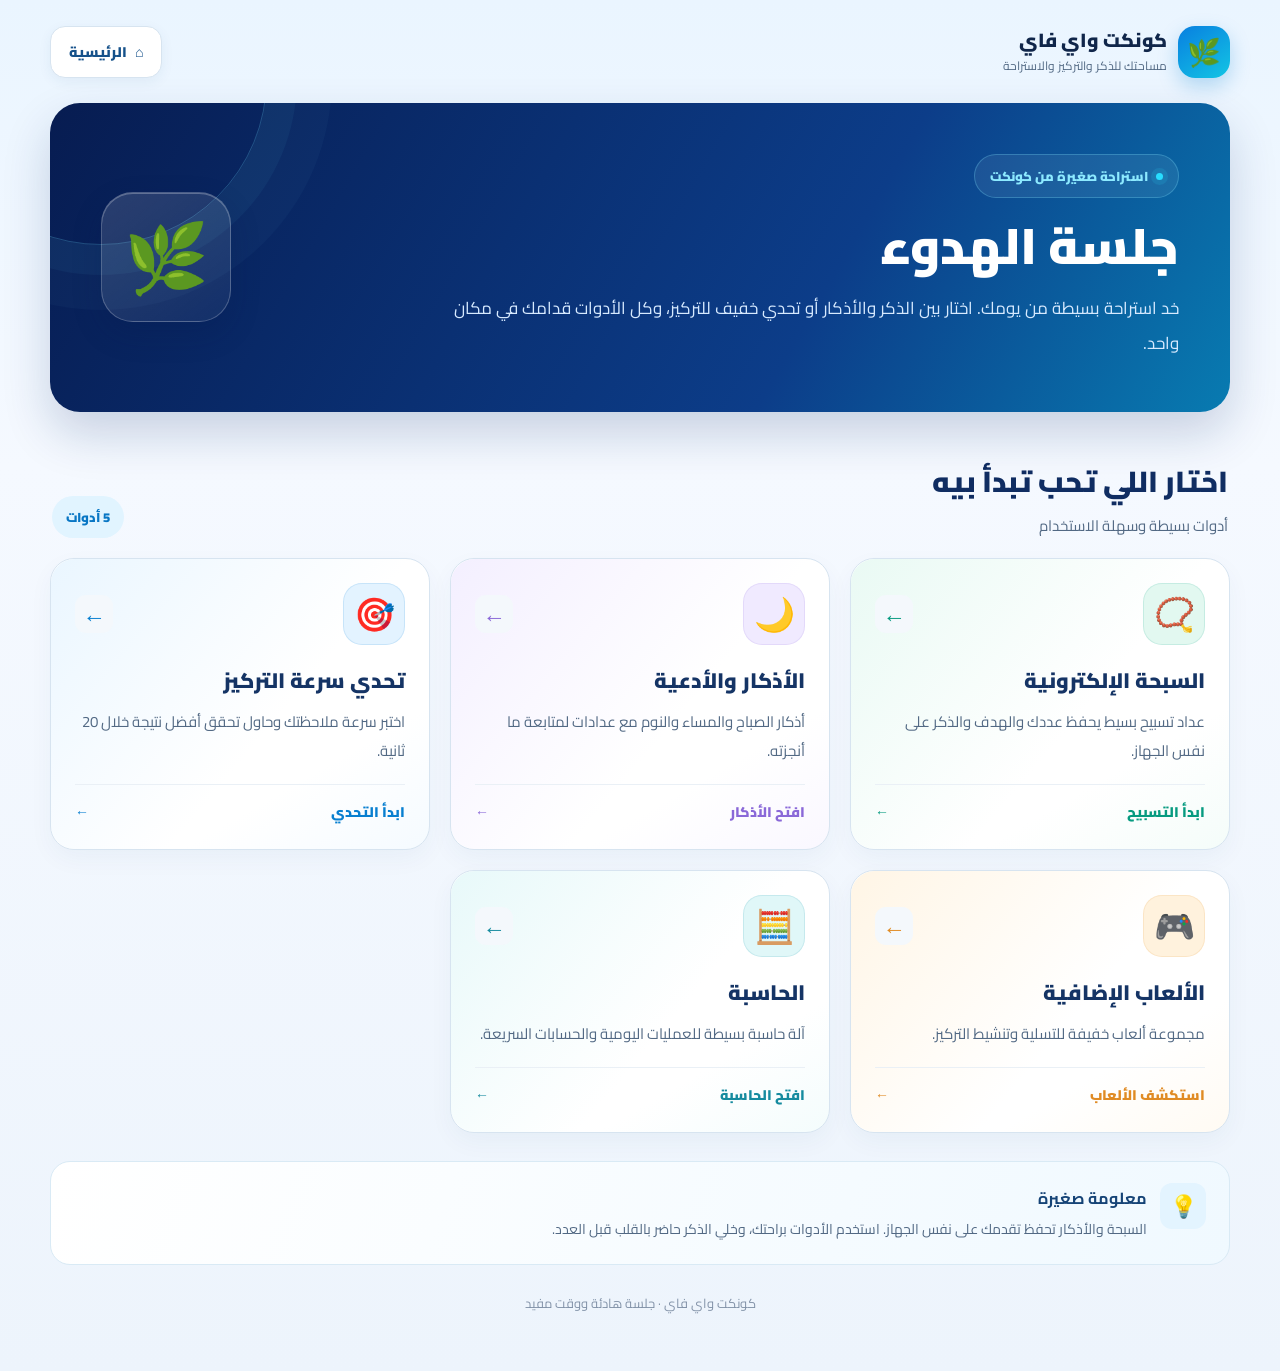
<file: quiet.html>
<!doctype html>
<html lang="ar" dir="rtl">
<head>
<meta charset="utf-8">
<meta name="viewport" content="width=device-width,initial-scale=1,viewport-fit=cover">
<meta name="theme-color" content="#eff7ff">
<meta name="description" content="جلسة الهدوء من كونكت واي فاي: السبحة والأذكار والألعاب والحاسبة.">
<link rel="manifest" href="./manifest.webmanifest">
<link rel="icon" href="./icons/icon-192.png">
<link rel="apple-touch-icon" href="./icons/icon-192.png">
<link rel="stylesheet" href="./assets/fonts/fonts.css">
<title>جلسة الهدوء | كونكت واي فاي</title>
<style>
:root{--ink:#10284b;--muted:#667b96;--line:#dce8f4;--panel:#fff;--blue:#087fd0;--cyan:#19c3e6;--green:#0aa879;--bg:#f0f7ff;--shadow:0 14px 34px rgba(15,55,100,.09)}
*{box-sizing:border-box}
html{scroll-behavior:smooth}
body{margin:0;min-height:100vh;background:radial-gradient(ellipse at 90% 0%,#d9f3ff 0,transparent 32%),linear-gradient(160deg,#f1f8ff,#f8fbff 55%,#edf6ff);color:var(--ink);font-family:"Cairo","Tajawal",Tahoma,sans-serif}
a{-webkit-tap-highlight-color:transparent}
.page{width:min(1120px,calc(100% - 40px));margin:auto;padding:22px 0 48px}
.topbar{display:flex;align-items:center;justify-content:space-between;gap:14px;margin-bottom:22px}
.brand{display:flex;align-items:center;gap:11px;min-width:0}
.brand-mark{width:46px;height:46px;display:grid;place-items:center;border-radius:15px;background:linear-gradient(145deg,#087fe0,#13c5e4);color:#fff;font-size:23px;box-shadow:0 8px 20px #087fd044}
.brand-copy strong{display:block;font-size:16px;font-weight:950;line-height:1.4}
.brand-copy small{display:block;color:var(--muted);font-size:10px}
.home-link{display:inline-flex;align-items:center;justify-content:center;gap:8px;padding:10px 15px;border:1px solid var(--line);border-radius:13px;background:#fff;color:#15518a;text-decoration:none;font-size:12px;font-weight:900;box-shadow:0 4px 13px #1a4c7910;transition:.2s}
.home-link:hover{transform:translateY(-2px);box-shadow:var(--shadow)}
.hero{position:relative;overflow:hidden;display:grid;grid-template-columns:1fr auto;align-items:center;gap:24px;padding:clamp(25px,4vw,43px);border-radius:27px;background:linear-gradient(120deg,#071c51 0%,#0c3d89 65%,#087bb1 100%);color:#fff;box-shadow:0 22px 48px #0b2c6630}
.hero:before{content:"";position:absolute;width:330px;height:330px;left:-115px;top:-190px;border:1px solid #72dfff3d;border-radius:50%;box-shadow:0 0 0 30px #72dfff0c,0 0 0 65px #72dfff08}
.hero-copy,.hero-symbol{position:relative;z-index:1}
.kicker{display:inline-flex;align-items:center;gap:8px;color:#8deaff;background:#ffffff12;border:1px solid #7de4ff45;border-radius:30px;padding:7px 12px;font-size:11px;font-weight:900}
.kicker i{width:7px;height:7px;border-radius:50%;background:#28dcff;box-shadow:0 0 0 5px #28dcff20}
.hero h1{font-size:clamp(28px,4vw,43px);line-height:1.35;margin:13px 0 8px;font-weight:950}
.hero p{max-width:650px;color:#d7eaff;font-size:14px;line-height:2;margin:0}
.hero-symbol{width:118px;height:118px;display:grid;place-items:center;border-radius:32px;background:linear-gradient(145deg,#ffffff24,#ffffff0b);border:1px solid #ffffff38;font-size:60px;box-shadow:inset 0 1px #ffffff44,0 12px 30px #001a4b33}
.section-head{display:flex;align-items:end;justify-content:space-between;gap:12px;margin:35px 2px 16px}
.section-head h2{font-size:23px;margin:0;font-weight:950;color:#102d62}
.section-head p{font-size:12px;color:var(--muted);margin:4px 0 0;line-height:1.7}
.section-count{padding:7px 11px;border-radius:30px;background:#e1f4ff;color:#0876c4;font-size:10px;font-weight:900;white-space:nowrap}
.tools-grid{display:grid;grid-template-columns:repeat(3,minmax(0,1fr));gap:16px}
.tool-card{--tone:#087fd0;--tone-soft:#e7f5ff;position:relative;isolation:isolate;display:flex;flex-direction:column;min-width:0;min-height:206px;padding:20px;border:1px solid var(--line);border-radius:21px;background:linear-gradient(150deg,#fff 0%,#fff 72%,var(--tone-soft) 150%);color:inherit;text-decoration:none;box-shadow:0 9px 24px #1b47700b;transition:transform .22s,box-shadow .22s,border-color .22s}
.tool-card:before{content:"";position:absolute;z-index:-1;inset:0;border-radius:inherit;background:linear-gradient(130deg,var(--tone-soft),transparent 58%);opacity:.75}
.tool-card:hover{transform:translateY(-5px);border-color:color-mix(in srgb,var(--tone) 35%,var(--line));box-shadow:0 18px 34px #153e7019}
.tool-card:active{transform:scale(.99)}
.tool-card.tasbeeh{--tone:#079b80;--tone-soft:#e2f8f0}
.tool-card.adhkar{--tone:#8a68d8;--tone-soft:#f0eaff}
.tool-card.focus{--tone:#087fd0;--tone-soft:#e3f3ff}
.tool-card.games{--tone:#e08b24;--tone-soft:#fff2dd}
.tool-card.calc{--tone:#168b9f;--tone-soft:#e0f7f8}
.tool-top{display:flex;align-items:center;justify-content:space-between;gap:10px;margin-bottom:17px}
.tool-icon{width:55px;height:55px;display:grid;place-items:center;border-radius:17px;background:var(--tone-soft);font-size:29px;box-shadow:inset 0 0 0 1px color-mix(in srgb,var(--tone) 13%,transparent)}
.tool-arrow{width:32px;height:32px;display:grid;place-items:center;border-radius:11px;background:#f4f8fc;color:var(--tone);font-size:20px;font-weight:900;transition:.2s}
.tool-card:hover .tool-arrow{background:var(--tone);color:#fff;transform:translateX(-3px)}
.tool-card h3{font-size:17px;line-height:1.5;margin:0 0 6px;font-weight:950;color:#153465}
.tool-card p{font-size:12px;line-height:1.8;color:var(--muted);margin:0 0 17px;flex:1}
.tool-cta{display:flex;align-items:center;justify-content:space-between;gap:8px;padding-top:12px;border-top:1px solid #eaf0f6;color:var(--tone);font-size:11px;font-weight:950}
.tip{display:flex;align-items:flex-start;gap:13px;margin-top:22px;padding:17px 19px;border:1px solid #d9eaf5;border-radius:17px;background:linear-gradient(110deg,#fff,#f0f9ff)}
.tip-icon{width:38px;height:38px;flex:0 0 38px;display:grid;place-items:center;border-radius:12px;background:#e3f4ff;font-size:19px}
.tip strong{display:block;font-size:13px;color:#164477;margin:0 0 3px}
.tip p{font-size:11px;line-height:1.8;color:var(--muted);margin:0}
.footer{text-align:center;color:#8292a8;font-size:11px;line-height:1.8;padding:22px 5px 0}
@media(min-width:900px){.tool-card{min-height:225px;padding:23px}.tools-grid{gap:18px}}
@media(max-width:760px){.page{width:min(100% - 28px,620px);padding:14px 0 35px}.hero{grid-template-columns:1fr auto;gap:15px;padding:24px 20px;border-radius:22px}.hero-symbol{width:82px;height:82px;border-radius:23px;font-size:43px}.hero h1{font-size:28px}.hero p{font-size:12px}.tools-grid{grid-template-columns:repeat(2,minmax(0,1fr));gap:11px}.tool-card{min-height:190px;padding:15px;border-radius:18px}.tool-icon{width:48px;height:48px;font-size:25px}.tool-card h3{font-size:15px}.tool-card p{font-size:11px}.section-head{margin-top:28px}.section-head h2{font-size:20px}}
@media(max-width:430px){.page{width:calc(100% - 20px);padding-top:10px}.topbar{margin-bottom:14px}.brand-mark{width:40px;height:40px;border-radius:13px}.brand-copy strong{font-size:14px}.brand-copy small{font-size:9px}.home-link{padding:9px 11px;font-size:11px}.hero{grid-template-columns:1fr;padding:20px 17px;gap:12px}.hero-symbol{display:none}.hero h1{font-size:26px;margin:10px 0 6px}.hero p{font-size:11px;line-height:1.85}.section-head{align-items:center;margin:24px 1px 12px}.section-head h2{font-size:18px}.section-head p{font-size:10px}.section-count{font-size:9px;padding:6px 8px}.tools-grid{gap:9px}.tool-card{min-height:177px;padding:13px;border-radius:16px}.tool-top{margin-bottom:13px}.tool-icon{width:43px;height:43px;border-radius:13px;font-size:23px}.tool-arrow{width:28px;height:28px;font-size:17px}.tool-card h3{font-size:13px}.tool-card p{font-size:10px;line-height:1.7;margin-bottom:12px}.tool-cta{font-size:10px;padding-top:9px}.tip{padding:13px;gap:10px;margin-top:15px}.tip strong{font-size:12px}.tip p{font-size:10px}}
@media(max-width:340px){.tools-grid{grid-template-columns:1fr}.tool-card{min-height:0}.tool-card p{font-size:11px}}
@media(prefers-reduced-motion:reduce){*,*:before,*:after{scroll-behavior:auto!important;transition:none!important}}

/* V142 — premium app layout and readable typography */
:root{--ink:#10264a;--muted:#526984;--line:#d7e4f0;--shadow:0 14px 34px rgba(15,55,100,.10)}
body{background:linear-gradient(180deg,#eaf5ff 0,#f5f9ff 34%,#edf4fc 100%);font-size:16px}
.page{width:min(1180px,calc(100% - 48px));padding:26px 0 56px}
.topbar{margin-bottom:25px}
.brand-mark{width:52px;height:52px;font-size:27px;border-radius:17px}
.brand-copy strong{font-size:19px}
.brand-copy small{font-size:12px}
.home-link{padding:12px 18px;font-size:14px;border-radius:15px}
.hero{min-height:245px;padding:clamp(30px,4vw,52px);border-radius:30px}
.kicker{font-size:13px;padding:9px 15px}
.hero h1{font-size:clamp(34px,4.3vw,50px);margin:15px 0 10px}
.hero p{font-size:17px;line-height:2.05;max-width:760px}
.hero-symbol{width:130px;height:130px;font-size:68px}
.section-head{margin:42px 2px 20px}
.section-head h2{font-size:29px}
.section-head p{font-size:15px}
.section-count{font-size:13px;padding:9px 14px}
.tools-grid{gap:20px}
.tool-card{min-height:245px;padding:24px;border-radius:24px}
.tool-top{margin-bottom:20px}
.tool-icon{width:62px;height:62px;font-size:33px;border-radius:19px}
.tool-arrow{width:38px;height:38px;font-size:23px}
.tool-card h3{font-size:21px;line-height:1.55;margin-bottom:9px}
.tool-card p{font-size:15px;line-height:1.95;margin-bottom:19px;color:#526984}
.tool-cta{font-size:14px;padding-top:14px}
.tip{margin-top:28px;padding:21px 23px;border-radius:20px}
.tip-icon{width:46px;height:46px;flex-basis:46px;font-size:22px}
.tip strong{font-size:16px}
.tip p{font-size:14px;line-height:1.9}
.footer{font-size:13px;padding-top:27px}
@media(min-width:761px) and (max-width:1050px){
 .tools-grid{grid-template-columns:repeat(2,minmax(0,1fr))}
}
@media(max-width:760px){
 .page{width:min(100% - 32px,620px);padding:18px 0 calc(36px + env(safe-area-inset-bottom))}
 .topbar{margin-bottom:18px}
 .brand-mark{width:48px;height:48px;font-size:25px}
 .brand-copy strong{font-size:17px}
 .brand-copy small{font-size:11px}
 .home-link{padding:11px 15px;font-size:13px}
 .hero{min-height:0;grid-template-columns:1fr;padding:27px 23px;border-radius:25px;gap:0}
 .hero-symbol{display:none}
 .kicker{font-size:12px;padding:8px 13px}
 .hero h1{font-size:34px;line-height:1.4;margin:14px 0 8px}
 .hero p{font-size:16px;line-height:2.05}
 .section-head{margin:32px 2px 17px}
 .section-head h2{font-size:25px}
 .section-head p{font-size:14px}
 .section-count{font-size:12px}
 .tools-grid{grid-template-columns:repeat(2,minmax(0,1fr));gap:13px}
 .tool-card{min-height:225px;padding:18px;border-radius:21px}
 .tool-icon{width:54px;height:54px;font-size:29px}
 .tool-card h3{font-size:18px}
 .tool-card p{font-size:14px;line-height:1.9}
 .tool-cta{font-size:13px}
 .tip{padding:17px;margin-top:20px}
 .tip strong{font-size:15px}
 .tip p{font-size:13px}
}
@media(max-width:520px){
 .page{width:100%;padding:12px 14px calc(30px + env(safe-area-inset-bottom))}
 .topbar{padding:2px 1px 0;margin-bottom:16px}
 .brand{gap:9px}
 .brand-mark{width:46px;height:46px;border-radius:15px}
 .brand-copy strong{font-size:16px}
 .brand-copy small{font-size:10px}
 .home-link{padding:10px 13px;font-size:12px}
 .hero{padding:25px 21px;border-radius:23px}
 .hero h1{font-size:32px}
 .hero p{font-size:15px;line-height:2}
 .section-head{align-items:center;margin:28px 2px 15px}
 .section-head h2{font-size:23px}
 .section-head p{font-size:13px}
 .tools-grid{grid-template-columns:1fr;gap:12px}
 .tool-card{min-height:0;padding:17px 18px;border-radius:20px;display:grid;grid-template-columns:58px minmax(0,1fr) 32px;grid-template-rows:auto auto;column-gap:13px;align-items:center}
 .tool-top{display:contents}
 .tool-icon{grid-column:1;grid-row:1;width:54px;height:54px;font-size:29px;border-radius:17px}
 .tool-arrow{grid-column:3;grid-row:1;width:31px;height:31px}
 .tool-card h3{grid-column:2;grid-row:1;font-size:18px;line-height:1.5;margin:0}
 .tool-card p{grid-column:1/-1;grid-row:2;font-size:14px;line-height:1.85;margin:13px 0 12px}
 .tool-cta{grid-column:1/-1;grid-row:3;font-size:14px;padding-top:12px}
 .tip{padding:16px 15px;gap:12px;margin-top:17px}
 .tip-icon{width:42px;height:42px;flex-basis:42px}
 .tip strong{font-size:14px}
 .tip p{font-size:12px;line-height:1.9}
 .footer{font-size:12px}
}
@media(max-width:350px){
 .page{padding-inline:11px}
 .hero h1{font-size:29px}
 .tool-card{grid-template-columns:49px minmax(0,1fr) 28px;column-gap:10px;padding:15px}
 .tool-icon{width:47px;height:47px;font-size:25px}
 .tool-card h3{font-size:16px}
 .tool-card p{font-size:13px}
}

</style>
</head>
<body>
<main class="page">
<header class="topbar">
 <div class="brand"><span class="brand-mark" aria-hidden="true">🌿</span><span class="brand-copy"><strong>كونكت واي فاي</strong><small>مساحتك للذكر والتركيز والاستراحة</small></span></div>
 <a class="home-link" href="./index.html"><span aria-hidden="true">⌂</span> الرئيسية</a>
</header>
<section class="hero" aria-labelledby="quietTitle">
 <div class="hero-copy"><span class="kicker"><i></i> استراحة صغيرة من كونكت</span><h1 id="quietTitle">جلسة الهدوء</h1><p>خد استراحة بسيطة من يومك. اختار بين الذكر والأذكار أو تحدي خفيف للتركيز، وكل الأدوات قدامك في مكان واحد.</p></div>
 <div class="hero-symbol" aria-hidden="true">🌿</div>
</section>
<section aria-labelledby="toolsTitle">
 <div class="section-head"><div><h2 id="toolsTitle">اختار اللي تحب تبدأ بيه</h2><p>أدوات بسيطة وسهلة الاستخدام</p></div><span class="section-count">5 أدوات</span></div>
 <nav class="tools-grid" aria-label="أدوات جلسة الهدوء">
  <a class="tool-card tasbeeh" href="./tasbeeh.html"><div class="tool-top"><span class="tool-icon">📿</span><span class="tool-arrow">←</span></div><h3>السبحة الإلكترونية</h3><p>عداد تسبيح بسيط يحفظ عددك والهدف والذكر على نفس الجهاز.</p><span class="tool-cta">ابدأ التسبيح <b>←</b></span></a>
  <a class="tool-card adhkar" href="./adhkar.html"><div class="tool-top"><span class="tool-icon">🌙</span><span class="tool-arrow">←</span></div><h3>الأذكار والأدعية</h3><p>أذكار الصباح والمساء والنوم مع عدادات لمتابعة ما أنجزته.</p><span class="tool-cta">افتح الأذكار <b>←</b></span></a>
  <a class="tool-card focus" href="./quick-game.html"><div class="tool-top"><span class="tool-icon">🎯</span><span class="tool-arrow">←</span></div><h3>تحدي سرعة التركيز</h3><p>اختبر سرعة ملاحظتك وحاول تحقق أفضل نتيجة خلال 20 ثانية.</p><span class="tool-cta">ابدأ التحدي <b>←</b></span></a>
  <a class="tool-card games" href="./games.html"><div class="tool-top"><span class="tool-icon">🎮</span><span class="tool-arrow">←</span></div><h3>الألعاب الإضافية</h3><p>مجموعة ألعاب خفيفة للتسلية وتنشيط التركيز.</p><span class="tool-cta">استكشف الألعاب <b>←</b></span></a>
  <a class="tool-card calc" href="./calculator.html"><div class="tool-top"><span class="tool-icon">🧮</span><span class="tool-arrow">←</span></div><h3>الحاسبة</h3><p>آلة حاسبة بسيطة للعمليات اليومية والحسابات السريعة.</p><span class="tool-cta">افتح الحاسبة <b>←</b></span></a>
 </nav>
</section>
<aside class="tip"><span class="tip-icon">💡</span><div><strong>معلومة صغيرة</strong><p>السبحة والأذكار تحفظ تقدمك على نفس الجهاز. استخدم الأدوات براحتك، وخلي الذكر حاضر بالقلب قبل العدد.</p></div></aside>
<footer class="footer">كونكت واي فاي · جلسة هادئة ووقت مفيد</footer>
</main>
</body>
</html>
</file>
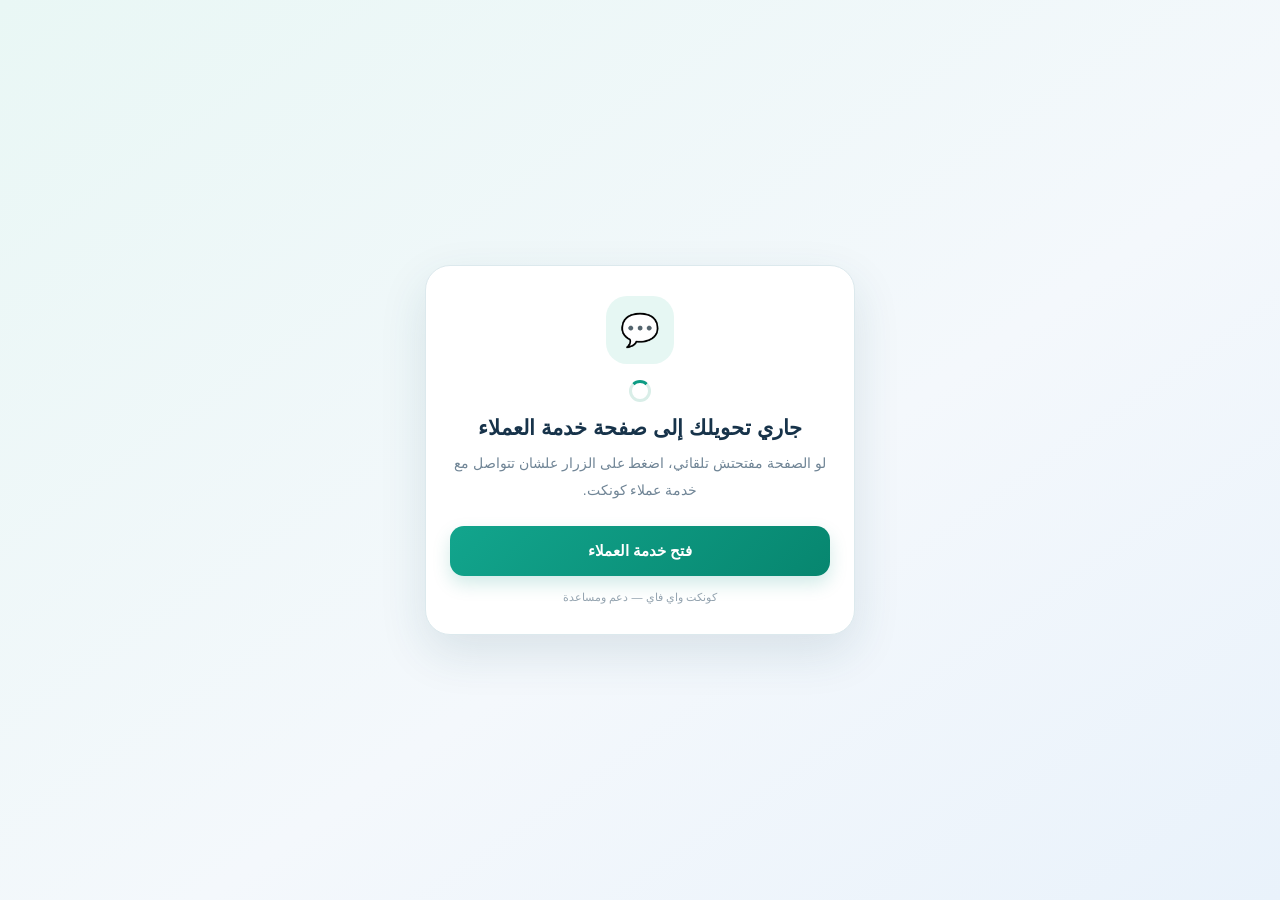
<file: support.html>
<!doctype html>
<html lang="ar" dir="rtl">
<head>
<meta charset="utf-8">
<meta name="viewport" content="width=device-width,initial-scale=1">
<meta name="theme-color" content="#109b87">
<title>خدمة عملاء كونكت واي فاي</title>
<style>
*{box-sizing:border-box}body{margin:0;min-height:100vh;display:grid;place-items:center;padding:20px;background:linear-gradient(145deg,#e9f7f5,#f4f8fc 58%,#e9f2fb);font-family:Tahoma,Arial,sans-serif;color:#17334a}
.card{width:min(100%,430px);padding:30px 24px;text-align:center;background:#fff;border:1px solid #dce9ed;border-radius:25px;box-shadow:0 18px 48px rgba(28,74,92,.12)}
.icon{width:68px;height:68px;margin:0 auto 16px;display:grid;place-items:center;border-radius:21px;background:#e6f7f3;color:#079b83;font-size:32px}
h1{font-size:21px;margin:0 0 10px;font-weight:900}p{font-size:14px;line-height:1.9;color:#708596;margin:0 0 22px}
a{display:flex;min-height:50px;align-items:center;justify-content:center;border-radius:14px;background:linear-gradient(135deg,#12a58d,#07866f);color:#fff;text-decoration:none;font-weight:800;font-size:15px;box-shadow:0 8px 18px rgba(8,145,125,.18)}
.small{font-size:11px;color:#93a3af;margin-top:15px}.loader{width:22px;height:22px;margin:0 auto 14px;border:3px solid #d9eee8;border-top-color:#0b9b83;border-radius:50%;animation:spin .8s linear infinite}
@keyframes spin{to{transform:rotate(360deg)}}@media(prefers-reduced-motion:reduce){.loader{animation:none}}
</style>
</head>
<body>
<main class="card">
 <div class="icon" aria-hidden="true">💬</div><div class="loader" aria-hidden="true"></div>
 <h1>جاري تحويلك إلى صفحة خدمة العملاء</h1>
 <p>لو الصفحة مفتحتش تلقائي، اضغط على الزرار علشان تتواصل مع خدمة عملاء كونكت.</p>
 <a id="supportLink" href="https://tawk.to/chat/666fbdbd9a809f19fb3e829f/1i0i7qbe6">فتح خدمة العملاء</a>
 <div class="small">كونكت واي فاي — دعم ومساعدة</div>
</main>
<script>
(()=>{const url="https://tawk.to/chat/666fbdbd9a809f19fb3e829f/1i0i7qbe6";document.getElementById("supportLink").href=url;window.setTimeout(()=>window.location.replace(url),1600)})();
</script>
</body></html>
</file>
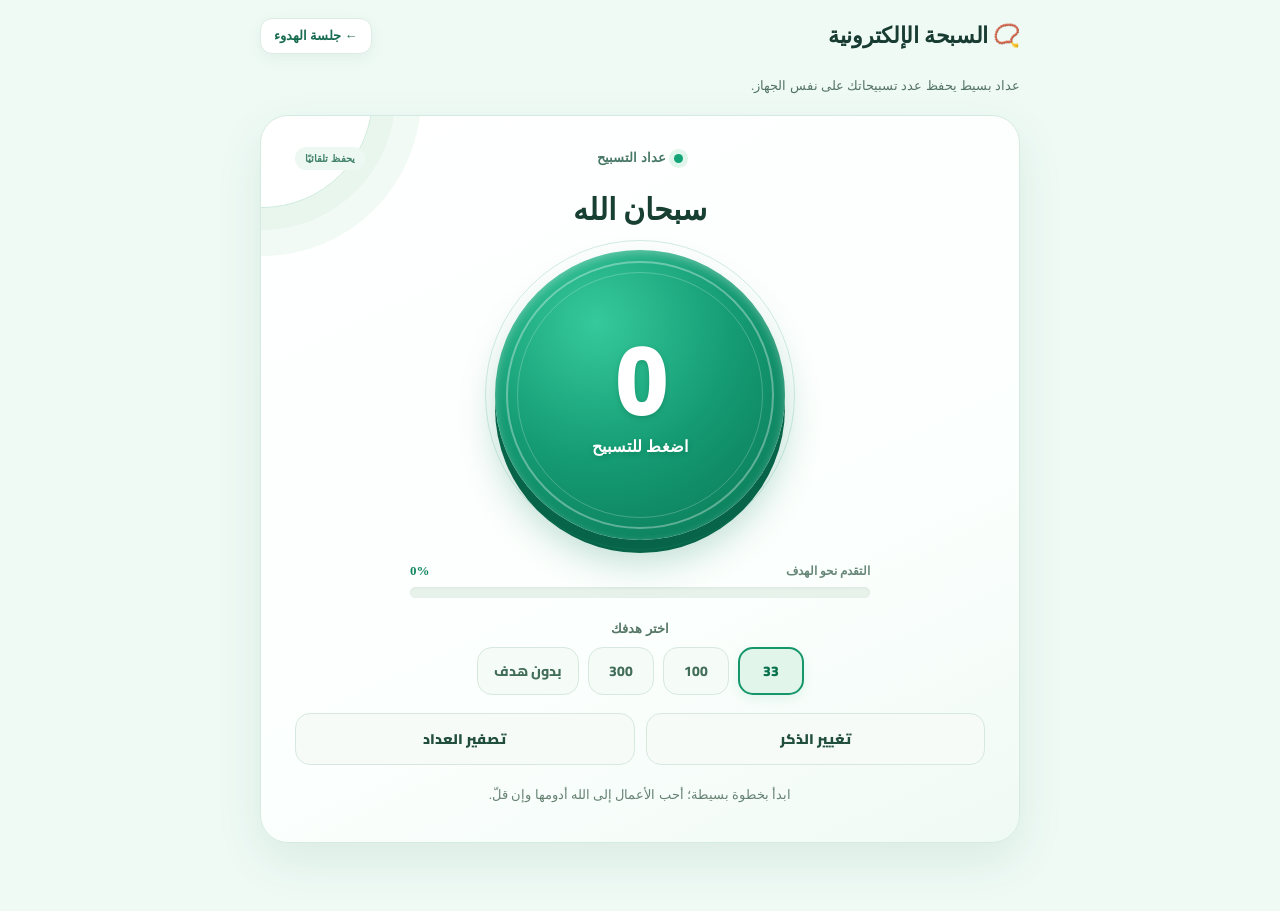
<file: tasbeeh.html>
<head>
<meta charset="utf-8">
<meta name="viewport" content="width=device-width,initial-scale=1,viewport-fit=cover">
<meta name="theme-color" content="#eff7ff">
<meta name="description" content="تطبيق كونكت واي فاي لإدارة حسابك وخدمات الشبكة والدعم الفني.">
<link rel="manifest" href="./manifest.webmanifest">
<link rel="icon" href="./icons/icon-192.png">
<link rel="apple-touch-icon" href="./icons/icon-192.png">
<title>السبحة الإلكترونية | كونكت واي فاي</title>
<link rel="stylesheet" href="./assets/fonts/fonts.css">
<style>
*{box-sizing:border-box}html{min-height:100%;scroll-behavior:smooth}body{margin:0;min-height:100vh;font-family:"Cairo",Tahoma,sans-serif;color:var(--text);background:var(--bg);padding-bottom:calc(22px + env(safe-area-inset-bottom));transition:background .25s,color .25s}
:root{--bg:#eff7ff;--panel:#fff;--text:#142846;--muted:#687b94;--line:#dce8f2;--accent:#087fc7;--accent2:#39bce8;--support:#119b66;--shadow:0 8px 25px rgba(22,75,119,.08)}
body[data-theme="sky"]{--bg:#eaf6ff;--panel:rgba(255,255,255,.94);--text:#102b52;--muted:#607b9e;--line:#cfe6f4;--accent:#0789d4;--accent2:#42c9f2;background:linear-gradient(160deg,#dff2ff,#f7fbff 55%,#e8f5ff)}
body[data-theme="neon"]{--bg:#061326;--panel:rgba(7,25,48,.94);--text:#f3f9ff;--muted:#9db7d2;--line:rgba(40,180,255,.28);--accent:#00c8ff;--accent2:#7a64ff;--support:#08c98b;background:radial-gradient(ellipse at 50% 0%,#073d69,transparent 45%),#041022}
body[data-theme="waves"]{--bg:#090e35;--panel:rgba(20,25,75,.94);--text:#fff;--muted:#c1c5e9;--line:rgba(130,115,255,.3);--accent:#ff5fc8;--accent2:#32d9ff;--support:#16c98b;background:radial-gradient(ellipse at 10% 80%,rgba(239,52,180,.22),transparent 38%),#080d31}
body[data-theme="minimal"]{--bg:#f4f6fa;--panel:#fff;--text:#192b43;--muted:#718096;--line:#e4eaf1;--accent:#1769aa;--accent2:#36a8cf;--support:#16875e;background:#f4f6fa}
body[data-theme="desert"]{--bg:#f9efe0;--panel:rgba(255,250,241,.96);--text:#422d21;--muted:#876b53;--line:rgba(133,83,43,.2);--accent:#c56a25;--accent2:#e7a34c;--support:#21865b;background:linear-gradient(160deg,#f5dfc1,#fff8ed 65%,#efd8b7)}
body[data-theme="cyber"]{--bg:#10082d;--panel:rgba(28,15,67,.95);--text:#fff;--muted:#c6b8e8;--line:rgba(171,105,255,.32);--accent:#20d9ff;--accent2:#bd4cff;--support:#18d18b;background:radial-gradient(ellipse at 80% 0%,#42106a,transparent 40%),#0b0623}
.bg-art{position:fixed;inset:0;z-index:-1;pointer-events:none;background-position:center top;background-size:cover;opacity:.19}
body[data-theme="sky"] .bg-art{background-image:url("./backgrounds/sky.svg")}
body[data-theme="neon"] .bg-art{background-image:url("./backgrounds/neon.svg");opacity:.35}
body[data-theme="waves"] .bg-art{background-image:url("./backgrounds/waves.svg");opacity:.42}
body[data-theme="minimal"] .bg-art{background-image:url("./backgrounds/minimal.svg");opacity:.28}
body[data-theme="desert"] .bg-art{background-image:url("./backgrounds/desert.svg");opacity:.35}
body[data-theme="cyber"] .bg-art{background-image:url("./backgrounds/cyber.svg");opacity:.4}
.app{width:min(100% - 28px,540px);margin:0 auto;padding:calc(12px + env(safe-area-inset-top)) 0 10px}
.topbar{height:54px;display:flex;align-items:center;justify-content:space-between;gap:12px}
.brand{display:flex;align-items:center;gap:10px;min-width:0}.logo{width:43px;height:43px;object-fit:contain;background:#fff;border-radius:13px;border:1px solid var(--line);padding:2px}
.brand-name{font-size:16px;font-weight:900;line-height:1.3}.brand-sub{font-size:9px;letter-spacing:.8px;color:var(--muted)}

.top-actions{display:flex;align-items:center;gap:8px}
.header-action svg{width:19px;height:19px;fill:none;stroke:currentColor;stroke-width:1.9;stroke-linecap:round;stroke-linejoin:round}
.header-action{display:grid;place-items:center}
.header-action:active{transform:scale(.94)}
@media(max-width:420px){.top-actions{gap:6px}.header-action,.top-actions .round-btn{width:38px;height:38px;min-width:38px}}
.top-actions{display:flex;gap:7px}.round-btn{width:38px;height:38px;border-radius:13px;border:1px solid var(--line);background:var(--panel);color:var(--text);display:grid;place-items:center;font-size:17px;cursor:pointer}
/* V23: compact five-item navigation — all shortcuts visible without horizontal scrolling */
.quick-nav{position:sticky;top:6px;z-index:15;display:grid;grid-template-columns:repeat(5,minmax(0,1fr));gap:5px;margin:9px 0 14px;padding:6px;border:1px solid var(--line);border-radius:16px;background:color-mix(in srgb,var(--panel) 94%,transparent);backdrop-filter:blur(14px);-webkit-backdrop-filter:blur(14px);box-shadow:0 5px 18px rgba(22,75,119,.06)}
.quick-nav a{min-width:0;min-height:55px;display:flex;flex-direction:column;align-items:center;justify-content:center;gap:4px;padding:5px 1px;border-radius:11px;text-decoration:none;color:var(--text);background:transparent;border:1px solid transparent;font-size:clamp(7px,2.05vw,9px);font-weight:800;line-height:1.25;white-space:nowrap;text-align:center;transition:background .2s,border-color .2s,transform .2s}
.quick-nav a:hover,.quick-nav a:focus-visible{background:color-mix(in srgb,var(--accent) 8%,var(--panel));border-color:color-mix(in srgb,var(--accent) 18%,var(--line));outline:none}
.quick-nav a:active{transform:scale(.95)}.quick-nav .quick-icon{width:25px;height:25px;display:grid;place-items:center;border-radius:8px;background:color-mix(in srgb,var(--accent) 10%,var(--panel));color:var(--accent)}
.quick-nav .quick-icon svg{width:15px;height:15px;fill:none;stroke:currentColor;stroke-width:1.8;stroke-linecap:round;stroke-linejoin:round;display:block}
#services,#notifications,#offers,#help-center,#support{scroll-margin-top:82px}
@media(min-width:700px){.quick-nav{margin:10px 0 18px;gap:8px;padding:7px}.quick-nav a{min-height:58px;font-size:11px;gap:5px}.quick-nav .quick-icon{width:27px;height:27px}}
@media(min-width:700px){.quick-nav{margin:10px 0 18px;justify-content:center}.quick-nav a{font-size:11px;padding:9px 14px}}
.hero{position:relative;margin:17px 0 19px;padding:23px 19px 21px;border-radius:23px;background:var(--panel);border:1px solid var(--line);box-shadow:var(--shadow);overflow:hidden}
.hero:after{content:"";position:absolute;width:155px;height:155px;border-radius:50%;border:1px solid color-mix(in srgb,var(--accent) 25%,transparent);left:-64px;top:-90px;box-shadow:0 0 0 17px color-mix(in srgb,var(--accent) 5%,transparent),0 0 0 36px color-mix(in srgb,var(--accent) 3%,transparent)}
.eyebrow{display:inline-flex;align-items:center;gap:7px;color:var(--accent);font-size:10px;font-weight:800}.live-dot{width:7px;height:7px;border-radius:50%;background:var(--accent2);box-shadow:0 0 0 4px color-mix(in srgb,var(--accent2) 14%,transparent)}
h1{font-size:clamp(26px,7vw,34px);font-weight:900;line-height:1.45;margin:9px 0 4px;letter-spacing:-.4px}
h1 span{color:var(--accent)}.hero p{font-size:11px;line-height:1.9;color:var(--muted);margin:0;max-width:340px}
.section-title{display:flex;align-items:center;justify-content:space-between;margin:0 2px 10px}.section-title h2{font-size:14px;font-weight:900;margin:0}.section-title span{font-size:9px;color:var(--muted)}
.services{display:grid;grid-template-columns:1fr;gap:10px}
.service{min-height:90px;display:flex;align-items:center;gap:13px;padding:13px 14px;border-radius:18px;background:var(--panel);border:1px solid var(--line);box-shadow:var(--shadow);text-decoration:none;color:var(--text);transition:transform .2s,border-color .2s;position:relative;overflow:hidden}
.service:active{transform:scale(.985)}.service:hover{border-color:var(--accent)}
.service-icon{width:53px;height:53px;flex:none;border-radius:16px;display:grid;place-items:center;background:color-mix(in srgb,var(--accent) 12%,var(--panel));color:var(--accent);border:1px solid color-mix(in srgb,var(--accent) 17%,transparent)}
.service-icon svg{width:27px;height:27px;fill:none;stroke:currentColor;stroke-width:1.8;stroke-linecap:round;stroke-linejoin:round}
.service-copy{flex:1;min-width:0}.service h3{font-size:15px;font-weight:900;margin:0 0 2px;line-height:1.55}.service p{font-size:10px;line-height:1.7;color:var(--muted);margin:0}
.go{width:34px;height:34px;flex:none;border-radius:12px;display:grid;place-items:center;background:color-mix(in srgb,var(--accent) 9%,var(--panel));color:var(--accent);border:1px solid color-mix(in srgb,var(--accent) 18%,var(--line));transition:transform .22s,background .22s,border-color .22s}.go svg{width:17px;height:17px;fill:none;stroke:currentColor;stroke-width:2;stroke-linecap:round;stroke-linejoin:round}.service:hover .go{transform:translateX(-3px);background:color-mix(in srgb,var(--accent) 16%,var(--panel));border-color:var(--accent)}.service:active .go{transform:scale(.92)}
.service.agent .service-icon{--accent:#8265d8;color:#8265d8;background:color-mix(in srgb,#8265d8 12%,var(--panel))}
.service.admin .service-icon{--accent:#e46b48;color:#e46b48;background:color-mix(in srgb,#e46b48 12%,var(--panel))}
.support{margin-top:15px;display:flex;align-items:center;justify-content:space-between;gap:10px;padding:12px 13px;border-radius:17px;background:color-mix(in srgb,var(--support) 9%,var(--panel));border:1px solid color-mix(in srgb,var(--support) 25%,var(--line))}
.support-copy{display:flex;align-items:center;gap:9px;min-width:0}.wa{width:39px;height:39px;flex:none;border-radius:13px;display:grid;place-items:center;background:color-mix(in srgb,var(--support) 17%,var(--panel));color:var(--support);font-size:20px}
.support h3{font-size:12px;margin:0;font-weight:900}.support p{font-size:9px;margin:1px 0 0;color:var(--muted)}
.support-link{padding:9px 11px;border-radius:11px;background:var(--support);color:#fff;text-decoration:none;font-size:10px;font-weight:900;white-space:nowrap}
.tools{display:flex;justify-content:center;gap:9px;margin:13px 0 0}.tool-btn{display:flex;align-items:center;gap:7px;border:1px solid var(--line);background:var(--panel);color:var(--muted);border-radius:12px;padding:9px 12px;font:700 10px "Cairo",sans-serif;cursor:pointer}
.tool-btn svg{width:15px;height:15px;fill:none;stroke:currentColor;stroke-width:1.8;stroke-linecap:round;stroke-linejoin:round}
.footer{text-align:center;font-size:9px;color:var(--muted);padding:17px 0 5px}
.sheet-backdrop{position:fixed;inset:0;background:rgba(3,14,30,.48);z-index:20;opacity:0;pointer-events:none;transition:opacity .25s}
.sheet-backdrop.open{opacity:1;pointer-events:auto}
.sheet{position:fixed;z-index:21;bottom:0;left:0;right:0;max-height:min(78vh,680px);overflow:auto;padding:12px 18px calc(20px + env(safe-area-inset-bottom));background:var(--panel);color:var(--text);border-radius:24px 24px 0 0;border:1px solid var(--line);box-shadow:0 -12px 45px rgba(0,0,0,.18);transform:translateY(105%);transition:transform .3s ease}
.sheet.open{transform:translateY(0)}.handle{width:42px;height:4px;border-radius:5px;background:var(--muted);opacity:.35;margin:0 auto 14px}
.sheet-head{display:flex;align-items:center;justify-content:space-between;margin-bottom:12px}.sheet-head h2{font-size:16px;margin:0}.close{border:0;background:transparent;color:var(--muted);font-size:24px}
.theme-grid{display:grid;grid-template-columns:repeat(2,minmax(0,1fr));gap:10px}
.theme-option{border:2px solid var(--line);border-radius:13px;padding:6px;background:var(--panel);color:var(--text);text-align:right;cursor:pointer;min-width:0}
.theme-option[aria-pressed="true"]{border-color:var(--accent);box-shadow:0 0 0 2px color-mix(in srgb,var(--accent) 12%,transparent)}
.swatch{height:65px;border-radius:8px;background-size:cover;background-position:center;margin-bottom:6px}
.theme-option[data-theme-choice="sky"] .swatch{background-image:url("./backgrounds/sky.svg")}
.theme-option[data-theme-choice="neon"] .swatch{background-image:url("./backgrounds/neon.svg")}
.theme-option[data-theme-choice="waves"] .swatch{background-image:url("./backgrounds/waves.svg")}
.theme-option[data-theme-choice="minimal"] .swatch{background-image:url("./backgrounds/minimal.svg")}
.theme-option[data-theme-choice="desert"] .swatch{background-image:url("./backgrounds/desert.svg")}
.theme-option[data-theme-choice="cyber"] .swatch{background-image:url("./backgrounds/cyber.svg")}
.theme-option strong{font-size:10px;display:block}.theme-option small{font-size:8px;color:var(--muted)}
.toast{position:fixed;z-index:30;bottom:calc(18px + env(safe-area-inset-bottom));left:50%;transform:translate(-50%,15px);opacity:0;pointer-events:none;background:#15243b;color:#fff;border-radius:10px;padding:11px 15px;font-size:11px;transition:.25s;max-width:calc(100% - 28px);text-align:center}
.toast.on{opacity:1;transform:translate(-50%,0)}

/* V17: animated Arabic display headline + responsive support CTA */
.hero-title{
 font-family:"Alexandria","Cairo",sans-serif;
 font-size:clamp(31px,8vw,43px);
 font-weight:400;
 line-height:1.35;
 letter-spacing:.1px;
 margin:8px 0 1px;
 color:var(--text);
 text-shadow:0 3px 16px color-mix(in srgb,var(--accent) 14%,transparent);
}
.type-line{
 font-family:"Tajawal","Cairo",sans-serif;
 font-weight:800;
 min-height:42px;
 display:flex;
 align-items:center;
 justify-content:center;
 gap:4px;
 direction:rtl;
 color:var(--accent);
 font-size:clamp(23px,6vw,31px);
 line-height:1.55;
 margin:0 0 7px;
}
.type-cursor{
 display:inline-block;
 width:2px;
 height:1.05em;
 border-radius:2px;
 background:var(--accent2);
 box-shadow:0 0 9px var(--accent2);
 animation:cursorBlink .75s steps(2,start) infinite;
}
@keyframes cursorBlink{to{visibility:hidden}}
.support-link{
 position:relative;
 isolation:isolate;
 transform-origin:center;
 animation:supportBounce 2.8s ease-in-out infinite;
 box-shadow:0 7px 18px color-mix(in srgb,var(--support) 24%,transparent);
}
.support-link:before{
 content:"";
 position:absolute;
 inset:-4px;
 z-index:-1;
 border:1px solid color-mix(in srgb,var(--support) 42%,transparent);
 border-radius:14px;
 opacity:0;
 animation:supportRipple 2.8s ease-out infinite;
}
.support-link:active{transform:scale(.94);animation:none}
.support-link:hover{animation-play-state:paused;filter:brightness(1.07)}
@keyframes supportBounce{
 0%,72%,100%{transform:translateY(0) scale(1)}
 78%{transform:translateY(-4px) scale(1.025)}
 84%{transform:translateY(0) scale(.99)}
 90%{transform:translateY(-2px) scale(1.01)}
}
@keyframes supportRipple{
 0%,65%{transform:scale(.96);opacity:0}
 73%{opacity:.55}
 100%{transform:scale(1.16);opacity:0}
}
@media(prefers-reduced-motion:reduce){
 .support-link,.support-link:before,.type-cursor{animation:none!important}
}


/* V19: customer announcements and current offers */
.content-hub{display:grid;grid-template-columns:1fr;gap:12px;margin:16px 0 2px}
.content-panel{min-width:0;padding:14px;border:1px solid var(--line);border-radius:18px;background:var(--panel);box-shadow:var(--shadow)}
.content-head{display:flex;align-items:center;justify-content:space-between;gap:8px;margin-bottom:11px}
.content-heading{display:flex;align-items:center;gap:8px;min-width:0}
.content-symbol{width:34px;height:34px;flex:none;border-radius:11px;display:grid;place-items:center;background:color-mix(in srgb,var(--accent) 11%,var(--panel));color:var(--accent)}
.content-symbol svg{width:18px;height:18px;fill:none;stroke:currentColor;stroke-width:1.8;stroke-linecap:round;stroke-linejoin:round}
.content-heading h2{font-size:13px;font-weight:900;margin:0}
.content-heading small{display:block;color:var(--muted);font-size:9px;margin-top:1px}
.content-more{border:0;background:transparent;color:var(--accent);font:800 10px "Cairo",sans-serif;white-space:nowrap;cursor:pointer;padding:6px}
.content-list{display:grid;gap:8px}
.content-item{padding:10px 11px;border-radius:13px;background:color-mix(in srgb,var(--accent) 4%,var(--panel));border:1px solid color-mix(in srgb,var(--line) 80%,transparent);min-width:0}
.content-item-top{display:flex;align-items:center;justify-content:space-between;gap:8px;margin-bottom:4px}
.content-item h3{font-size:11px;line-height:1.6;margin:0;font-weight:900;color:var(--text)}
.content-date{font-size:8px;color:var(--muted);white-space:nowrap}
.content-item p{font-size:10px;line-height:1.8;color:var(--muted);margin:0;overflow-wrap:anywhere}
.content-tag{display:inline-flex;align-items:center;padding:3px 7px;border-radius:20px;font-size:8px;font-weight:800;background:color-mix(in srgb,var(--accent) 10%,var(--panel));color:var(--accent);margin-top:6px}
.content-tag.alert{color:#b65a21;background:#fff0e4}.content-tag.maintenance{color:#8265d8;background:#f0ebff}
.content-empty{padding:15px 9px;text-align:center;border:1px dashed var(--line);border-radius:13px;color:var(--muted);font-size:10px;line-height:1.8}
.offer-item img{display:block;width:100%;max-height:135px;object-fit:cover;border-radius:10px;margin:0 0 8px;background:var(--line)}
.offer-action{display:inline-flex;margin-top:8px;padding:7px 10px;border-radius:9px;background:var(--accent);color:white;text-decoration:none;font-size:9px;font-weight:900}
.content-status{font-size:8px;color:var(--muted);margin-top:8px;text-align:left}
@media(min-width:700px){.content-hub{grid-template-columns:repeat(2,minmax(0,1fr));gap:14px;margin-top:18px}.content-panel{padding:15px}.content-item{padding:11px}}

@media(min-width:700px){body{padding-bottom:30px}.app{width:min(100% - 48px,760px);padding-top:25px}.hero{padding:35px 32px;margin:24px 0}.hero p{font-size:13px}.services{grid-template-columns:repeat(3,minmax(0,1fr));gap:14px}.service{min-height:175px;align-items:flex-start;flex-direction:column;padding:18px}.service-icon{width:55px;height:55px}.service h3{font-size:16px}.service p{font-size:11px}.go{position:absolute;left:15px;bottom:15px}.support{padding:15px 18px}.sheet{width:min(100%,620px);left:50%;right:auto;transform:translate(-50%,105%);border-radius:24px 24px 0 0}.sheet.open{transform:translate(-50%,0)}}
@media(prefers-reduced-motion:reduce){*,*:before,*:after{animation:none!important;transition:none!important;scroll-behavior:auto!important}}

/* V21: customer help center */
.help-center{margin-top:18px}
.help-groups{display:grid;grid-template-columns:1fr;gap:12px}
.help-group{background:var(--panel);border:1px solid var(--line);border-radius:18px;padding:13px;box-shadow:var(--shadow);min-width:0}
.help-group-head{display:flex;align-items:center;gap:9px;margin-bottom:10px}
.help-group-icon{width:36px;height:36px;display:grid;place-items:center;border-radius:12px;background:color-mix(in srgb,var(--accent) 12%,var(--panel));color:var(--accent);font-size:17px}
.help-group-head h3{font-size:13px;margin:0;font-weight:900}.help-group-head p{font-size:9px;color:var(--muted);margin:1px 0 0}
.help-list{display:grid;grid-template-columns:1fr;gap:8px}
.help-link{display:flex;align-items:center;gap:10px;padding:8px;border:1px solid var(--line);border-radius:13px;color:var(--text);text-decoration:none;min-width:0;transition:border-color .2s,transform .2s;background:color-mix(in srgb,var(--panel) 94%,var(--bg))}
.help-link:hover{border-color:var(--accent)}.help-link:active{transform:scale(.99)}
.help-thumb{width:82px;height:54px;flex:none;border-radius:9px;background:color-mix(in srgb,var(--accent) 7%,var(--panel));display:grid;place-items:center}.youtube-thumb svg{width:43px;height:31px;display:block}
.help-copy{flex:1;min-width:0}.help-copy strong{display:block;font-size:10px;line-height:1.6}.help-copy small{display:block;color:var(--muted);font-size:8px;margin-top:2px}
.help-play{width:27px;height:27px;flex:none;border-radius:50%;display:grid;place-items:center;background:color-mix(in srgb,#e53935 12%,var(--panel));color:#e53935;font-size:11px}
.help-download{display:flex;align-items:center;justify-content:center;gap:8px;margin-top:9px;padding:10px;border-radius:12px;background:color-mix(in srgb,var(--support) 10%,var(--panel));border:1px solid color-mix(in srgb,var(--support) 25%,var(--line));color:var(--support);font-size:10px;font-weight:900;text-decoration:none}
@media(min-width:700px){.help-groups{grid-template-columns:repeat(2,minmax(0,1fr))}.help-group:first-child{grid-column:1/-1}.help-group:first-child .help-list{grid-template-columns:repeat(2,minmax(0,1fr))}.help-group:first-child .help-link:last-child{grid-column:1/-1}}


/* V26: quiet update feedback and ambient audio control */
.header-action.sound-on{color:var(--accent);background:color-mix(in srgb,var(--accent) 13%,var(--panel));position:relative}
.header-action.sound-off{color:#dc2626;position:relative}
.header-action.sound-off::after{content:"";position:absolute;width:21px;height:2.5px;background:#dc2626;border-radius:3px;transform:rotate(-45deg);box-shadow:0 0 0 1px var(--panel);pointer-events:none}
.sound-indicator{position:absolute;width:6px;height:6px;border-radius:50%;background:#16a36a;right:4px;top:4px;box-shadow:0 0 0 2px var(--panel)}
.header-action.is-updating{position:relative;opacity:.9}.header-action.is-updating svg{animation:none!important;opacity:.18}.header-action.is-updating::after{content:"";position:absolute;width:17px;height:17px;border:2px solid currentColor;border-left-color:transparent;border-radius:50%;animation:connect-spin .8s linear infinite}
@keyframes connect-spin{to{transform:rotate(360deg)}}
.header-action:disabled{opacity:.8;cursor:wait}
.update-notice{position:fixed;z-index:100;top:14px;left:50%;transform:translate(-50%,-18px);width:min(92vw,430px);display:flex;align-items:center;gap:11px;padding:13px 16px;border:1px solid var(--line);border-radius:17px;background:var(--panel);color:var(--text);box-shadow:0 12px 34px #10294b25;font-size:13px;font-weight:800;line-height:1.7;opacity:0;pointer-events:none;transition:opacity .25s,transform .25s}
.update-notice.on{opacity:1;transform:translate(-50%,0)}
.update-notice-icon{width:28px;height:28px;flex:none;border-radius:50%;display:grid;place-items:center;background:color-mix(in srgb,var(--accent) 13%,var(--panel));color:var(--accent)}
.update-notice.success .update-notice-icon{background:#dcfce7;color:#15803d}
.update-notice.error .update-notice-icon{background:#fee2e2;color:#b91c1c}
.update-notice.loading .update-notice-icon:before{content:"";width:15px;height:15px;border:2px solid currentColor;border-left-color:transparent;border-radius:50%;animation:connect-spin .8s linear infinite}
.update-notice.success .update-notice-icon:before{content:"✓";font-size:19px}
.update-notice.error .update-notice-icon:before{content:"!";font-size:18px}
@media(max-width:420px){.top-actions{gap:5px}.header-action,.top-actions .round-btn{width:36px;height:36px;min-width:36px}}


/* V32: refined premium hero identity */
.hero-premium{
 position:relative; isolation:isolate; display:flex; flex-direction:column; align-items:flex-start;
 min-height:0; padding:25px 25px 23px; margin:17px 0 19px; text-align:right;
 background:linear-gradient(125deg,color-mix(in srgb,var(--panel) 96%,white),var(--panel));
 border:1px solid color-mix(in srgb,var(--accent) 15%,var(--line));
 border-radius:22px; box-shadow:0 12px 34px rgba(24,83,130,.075);
}
.hero-premium:after{width:190px;height:190px;left:auto;right:-115px;top:-120px;border-color:color-mix(in srgb,var(--accent) 13%,transparent);box-shadow:0 0 0 18px color-mix(in srgb,var(--accent) 3%,transparent),0 0 0 38px color-mix(in srgb,var(--accent) 2%,transparent);z-index:-1}
.hero-brandline{display:flex;align-items:center;gap:9px;margin-bottom:8px}
.hero-mark{width:31px;height:31px;display:grid;place-items:center;border-radius:10px;background:color-mix(in srgb,var(--accent) 10%,var(--panel));color:var(--accent);border:1px solid color-mix(in srgb,var(--accent) 18%,var(--line))}
.hero-mark svg{width:19px;height:19px;fill:none;stroke:currentColor;stroke-width:1.8;stroke-linecap:round}
.hero-premium .eyebrow{font-size:10px;letter-spacing:0}
.hero-premium .hero-title{font-family:"Alexandria","Cairo",sans-serif;font-size:clamp(27px,5.2vw,36px);font-weight:650;line-height:1.35;letter-spacing:-1px;margin:0 0 1px;color:var(--text);text-shadow:none}
.hero-premium .hero-title span{color:var(--accent);font-weight:750}
.hero-premium .type-line{justify-content:flex-start;min-height:0;font-size:clamp(17px,3.5vw,23px);font-weight:750;line-height:1.5;margin:0 0 7px;gap:3px}
.hero-premium .type-cursor{height:.9em;width:2px}
.hero-premium p{font-size:11px;line-height:1.8;max-width:none;margin:0;color:var(--muted)}
.hero-accent{position:absolute;right:0;top:22px;bottom:22px;width:3px;border-radius:4px;background:linear-gradient(180deg,var(--accent),color-mix(in srgb,var(--accent2) 55%,var(--accent)));opacity:.8}
@media(min-width:700px){.hero-premium{padding:27px 30px 25px;min-height:195px;justify-content:center}.hero-premium .hero-title{font-size:38px}.hero-premium .type-line{font-size:23px}.hero-premium p{font-size:12px}}
@media(max-width:420px){.hero-premium{padding:21px 19px 19px;border-radius:19px}.hero-premium .hero-title{font-size:29px}.hero-premium .type-line{font-size:18px}.hero-mark{width:29px;height:29px}}
/* V33: balanced hero typography and centered content rhythm */
.hero-premium{align-items:center;text-align:center;padding:30px 28px 28px;gap:0;min-height:0}
.hero-brandline{justify-content:center;flex-wrap:wrap;margin:0 0 13px;gap:9px}
.hero-premium .eyebrow{font-size:10px;line-height:1.7}
.hero-premium .hero-title{font-size:clamp(27px,4.4vw,34px);line-height:1.45;letter-spacing:-.45px;margin:0 0 5px;font-weight:650}
.hero-premium .type-line{justify-content:center;min-height:0;font-size:clamp(17px,2.7vw,21px);line-height:1.65;margin:0 0 10px;gap:4px}
.hero-premium p{font-size:12px;line-height:1.9;max-width:100%;margin:0 auto;letter-spacing:0}
.hero-accent{right:50%;top:auto;bottom:0;transform:translateX(50%);width:76px;height:3px}
.hero-premium:after{right:-110px;left:auto;top:-130px}
@media(min-width:700px){.hero-premium{padding:29px 38px 30px;min-height:190px}.hero-premium .hero-title{font-size:35px}.hero-premium .type-line{font-size:21px}.hero-premium p{font-size:12px}}
@media(max-width:420px){.hero-premium{padding:24px 17px 23px;gap:0}.hero-brandline{margin-bottom:10px}.hero-premium .hero-title{font-size:27px;margin-bottom:5px}.hero-premium .type-line{font-size:17px;margin-bottom:8px}.hero-premium p{font-size:10px}.hero-accent{width:58px}}


.update-notice.has-action{pointer-events:auto;flex-wrap:wrap;justify-content:flex-start}
.update-notice.has-action #updateNoticeText{flex:1;min-width:150px}
.apply-update{border:0;border-radius:10px;padding:9px 14px;background:var(--accent);color:#fff;font:inherit;font-weight:900;cursor:pointer;white-space:nowrap}
.apply-update[hidden]{display:none}
#refreshApp svg{width:18px;height:18px;stroke-width:2.2}
#refreshApp{color:var(--text)}
#refreshApp svg{width:19px;height:19px;fill:none;stroke:currentColor;stroke-width:2;stroke-linecap:round;stroke-linejoin:round}
#refreshApp:not(.is-updating)::after{content:none}
#refreshApp.is-updating svg{opacity:.25}

/* V37: right-to-left alignment for the Connect WiFi brand title */
.hero-premium .hero-title{
 direction:rtl;
 text-align:right;
 align-self:stretch;
 width:100%;
 unicode-bidi:plaintext;
}

/* V38: restore prominent Connect WiFi hero title and enlarge desktop layout */
@media(min-width:700px){
 .app{width:min(100% - 56px,860px)}
 .hero-premium{padding:34px 42px 32px;min-height:220px}
 .hero-premium .hero-title{font-size:48px;line-height:1.4;font-weight:650;letter-spacing:-.7px;direction:rtl;text-align:right;align-self:stretch;width:100%}
 .hero-premium .type-line{font-size:26px;line-height:1.6}
 .hero-premium p{font-size:13px}
 .hero-brandline{margin-bottom:15px}
 .topbar{height:60px}
 .brand-name{font-size:18px}
 .brand-sub{font-size:10px}
 .round-btn{width:44px;height:44px}
 .quick-nav a{font-size:12px;min-height:62px}
 .quick-nav .quick-icon{width:30px;height:30px}
 .section-title h2{font-size:16px}
 .section-title span{font-size:11px}
 .service{min-height:190px;padding:20px}
 .service h3{font-size:17px}
 .service p{font-size:12px;line-height:1.9}
}
@media(max-width:699px){
 .hero-premium .hero-title{direction:rtl;text-align:right;align-self:stretch;width:100%;font-size:clamp(30px,7vw,38px)}
}

/* V39: RTL alignment for hero eyebrow and supporting description */
.hero-premium .hero-brandline{
 direction:rtl;
 justify-content:flex-start;
 align-self:stretch;
 width:100%;
 text-align:right;
}
.hero-premium .eyebrow{
 direction:rtl;
 text-align:right;
}
.hero-premium > p{
 direction:rtl;
 text-align:right;
 align-self:stretch;
 width:100%;
 margin-right:0;
 margin-left:0;
}

/* V40: anchor the eyebrow line to the right edge in RTL */
.hero-premium .hero-brandline{direction:rtl;justify-content:flex-start;text-align:right}
.hero-premium .eyebrow{direction:rtl;text-align:right;unicode-bidi:plaintext}

.install-guide{display:flex;align-items:center;gap:12px;margin:12px 0 14px;padding:12px 14px;border:1px solid color-mix(in srgb,var(--accent) 25%,var(--line));border-radius:17px;background:var(--panel);box-shadow:var(--shadow);direction:rtl;text-align:right}
.install-guide[hidden]{display:none}.install-guide-logo{width:48px;height:48px;flex:none;object-fit:contain;border-radius:13px;background:#fff;border:1px solid var(--line);padding:3px}
.install-guide-copy{display:flex;flex:1;min-width:0;flex-direction:column;gap:3px}.install-guide-copy strong{font-size:13px;font-weight:900;color:var(--text);line-height:1.5}.install-guide-copy span{font-size:11px;color:var(--muted);line-height:1.65}
.install-guide-action{flex:none;border:0;border-radius:11px;background:var(--accent);color:#fff;padding:10px 13px;font:inherit;font-size:11px;font-weight:900;cursor:pointer}
.install-guide.browser-warning{border-color:#f0b35b;background:color-mix(in srgb,#fff7e8 85%,var(--panel))}
@media(max-width:480px){.install-guide{gap:9px;padding:10px}.install-guide-logo{width:42px;height:42px}.install-guide-copy strong{font-size:12px}.install-guide-copy span{font-size:10px}.install-guide-action{padding:9px 10px;font-size:10px}}

.install-success{position:fixed;inset:0;z-index:300;display:grid;place-items:center;padding:20px;background:rgba(9,28,52,.48);backdrop-filter:blur(5px)}
.install-success[hidden]{display:none}
.install-success-card{width:min(100%,390px);padding:25px 22px;border-radius:24px;background:var(--panel);border:1px solid var(--line);box-shadow:0 22px 70px rgba(8,35,65,.24);text-align:center;direction:rtl}
.install-success-logo{width:76px;height:76px;object-fit:contain;padding:5px;border-radius:20px;background:#fff;border:1px solid var(--line)}
.install-success-card h2{font-size:19px;line-height:1.6;margin:14px 0 7px;color:var(--text)}
.install-success-card p{font-size:13px;line-height:1.9;color:var(--muted);margin:0}
.install-success-steps{display:flex;align-items:center;justify-content:center;gap:8px;flex-wrap:wrap;margin:17px 0;padding:12px;border-radius:14px;background:color-mix(in srgb,var(--accent) 8%,var(--panel));font-size:11px;font-weight:800;color:var(--text)}
.install-success-steps span{display:grid;place-items:center;width:22px;height:22px;border-radius:50%;background:var(--accent);color:white}
.install-success-close{width:100%;border:0;border-radius:13px;padding:12px;background:var(--accent);color:#fff;font:inherit;font-weight:900;cursor:pointer}

/* V44: animated Connect WiFi logo hero */
.hero-logo-stage{position:relative;width:100%;display:flex;justify-content:center;align-items:center;min-height:174px;margin:2px 0 3px;perspective:700px}
.hero-logo-stage:before{content:"";position:absolute;width:138px;height:16px;bottom:8px;border-radius:50%;background:color-mix(in srgb,var(--accent) 18%,transparent);filter:blur(10px);animation:logo-shadow 3.8s ease-in-out infinite}
.hero-logo-animated{position:relative;z-index:1;width:clamp(118px,19vw,170px);height:auto;max-height:170px;object-fit:contain;filter:drop-shadow(0 9px 13px rgba(12,70,112,.13));transform-origin:50% 85%;animation:logo-pop-bounce 4.6s cubic-bezier(.22,.8,.25,1) infinite;cursor:pointer;transition:filter .25s}
.hero-logo-animated:hover{filter:drop-shadow(0 14px 20px rgba(8,137,212,.27)) brightness(1.04)}
.hero-logo-animated:active{transform:scale(.94)}
@keyframes logo-pop-bounce{
 0%{opacity:0;transform:translateY(76px) scale(.68) rotate(-7deg)}
 9%{opacity:1;transform:translateY(-13px) scale(1.06) rotate(3deg)}
 15%{opacity:1;transform:translateY(5px) scale(.97) rotate(-1.5deg)}
 21%{opacity:1;transform:translateY(-5px) scale(1.02) rotate(1deg)}
 27%,66%{opacity:1;transform:translateY(0) scale(1) rotate(0)}
 75%{opacity:.9;transform:translateY(-9px) scale(1.02) rotate(0)}
 87%{opacity:0;transform:translateY(70px) scale(.72) rotate(5deg)}
 100%{opacity:0;transform:translateY(76px) scale(.68) rotate(5deg)}
}
@keyframes logo-shadow{0%,87%,100%{opacity:0;transform:scale(.55)}12%,66%{opacity:1;transform:scale(1)}}
@media(max-width:699px){.hero-logo-stage{min-height:132px;margin:0}.hero-logo-animated{width:clamp(105px,32vw,132px);max-height:132px}}
@media(prefers-reduced-motion:reduce){.hero-logo-animated,.hero-logo-stage:before{animation:none}.hero-logo-animated{opacity:1;transform:none}}

/* V45: dedicated logo stage, isolated from the typewriter line */
.hero-premium .hero-logo-stage{
 position:relative;
 display:grid;
 place-items:center;
 width:100%;
 height:178px;
 min-height:178px;
 margin:2px 0 10px;
 overflow:hidden;
 background:transparent!important;
 isolation:isolate;
}
.hero-premium .hero-logo-stage:before{
 content:"";
 position:absolute;
 left:50%;
 bottom:17px;
 width:112px;
 height:13px;
 border-radius:50%;
 background:radial-gradient(ellipse,rgba(17,83,130,.18),transparent 72%);
 transform:translateX(-50%);
 animation:heroLogoShadow 3.2s ease-in-out infinite;
}
.hero-premium .hero-logo-animated{
 display:block;
 position:relative;
 z-index:1;
 width:clamp(128px,20vw,166px);
 height:clamp(128px,20vw,166px);
 max-width:100%;
 max-height:166px;
 object-fit:contain;
 background:transparent!important;
 mix-blend-mode:multiply;
 animation:heroLogoBounce 3.2s cubic-bezier(.4,0,.2,1) infinite;
}
@keyframes heroLogoBounce{
 0%,100%{opacity:0;transform:translateY(48px) scale(.88)}
 12%{opacity:1;transform:translateY(0) scale(1)}
 23%{opacity:1;transform:translateY(-10px) scale(1.035)}
 34%{opacity:1;transform:translateY(0) scale(1)}
 72%{opacity:1;transform:translateY(0) scale(1)}
 88%{opacity:0;transform:translateY(-24px) scale(.94)}
}
@keyframes heroLogoShadow{
 0%,100%{opacity:0;transform:translateX(-50%) scale(.72)}
 18%,70%{opacity:1;transform:translateX(-50%) scale(1)}
}
.hero-premium .type-line{position:relative;z-index:2;min-height:1.7em;margin-top:0}
@media(min-width:700px){.hero-premium .hero-logo-stage{height:190px;min-height:190px;margin:4px 0 12px}}
@media(max-width:699px){.hero-premium .hero-logo-stage{height:148px;min-height:148px;margin:0 0 8px}.hero-premium .hero-logo-animated{width:clamp(116px,34vw,140px);height:140px}}
@media(prefers-reduced-motion:reduce){
 .hero-premium .hero-logo-animated,.hero-premium .hero-logo-stage:before{animation:none}
 .hero-premium .hero-logo-animated{opacity:1;transform:none}
}

/* V46: dancing logo with persistent Arabic wordmark */
.hero-premium .hero-logo-stage{height:205px;min-height:205px;gap:4px;align-content:center;overflow:hidden}
.hero-premium .hero-logo-animated{
 animation:heroLogoDance 2.4s ease-in-out infinite;
}
.hero-premium .hero-logo-wordmark{
 position:relative;z-index:2;display:block;direction:rtl;text-align:center;
 font-family:"Alexandria","Cairo",sans-serif;
 font-size:clamp(20px,3.5vw,27px);font-weight:850;line-height:1.4;
 color:var(--text);letter-spacing:-.4px;
 animation:heroWordDance 2.4s ease-in-out infinite;
}
@keyframes heroLogoDance{
 0%,100%{transform:translateY(0) rotate(0deg) scale(1)}
 12%{transform:translateY(-9px) rotate(-5deg) scale(1.04)}
 25%{transform:translateY(0) rotate(5deg) scale(1)}
 38%{transform:translateY(-6px) rotate(-4deg) scale(1.03)}
 52%,78%{transform:translateY(0) rotate(0deg) scale(1)}
 88%{transform:translateY(-3px) rotate(3deg) scale(1.01)}
}
@keyframes heroWordDance{
 0%,100%{transform:translateY(0) scale(1)}
 12%,38%{transform:translateY(-2px) scale(1.025)}
 25%,52%,78%{transform:translateY(0) scale(1)}
 88%{transform:translateY(-1px) scale(1.01)}
}
@media(min-width:700px){.hero-premium .hero-logo-stage{height:225px;min-height:225px}.hero-premium .hero-logo-animated{width:150px;height:150px}}
@media(max-width:699px){.hero-premium .hero-logo-stage{height:185px;min-height:185px}.hero-premium .hero-logo-animated{width:clamp(112px,30vw,130px);height:130px}.hero-premium .hero-logo-wordmark{font-size:21px}}
@media(prefers-reduced-motion:reduce){
 .hero-premium .hero-logo-animated,.hero-premium .hero-logo-wordmark{animation:none}
}

/* V48: customer-focused hero features and playful logo interaction */
.hero-premium{padding-bottom:30px}
.hero-premium .hero-feature-strip{
 display:flex;align-items:center;justify-content:center;gap:clamp(12px,3vw,34px);
 width:min(100%,590px);margin:18px auto 0;padding:12px 14px;
 border:1px solid color-mix(in srgb,var(--accent) 15%,var(--line));
 border-radius:16px;background:color-mix(in srgb,var(--accent) 4%,var(--panel));
}
.hero-feature{display:flex;align-items:center;gap:7px;min-width:0;color:var(--text);font-size:11px;font-weight:800;white-space:nowrap}
.hero-feature-icon{display:grid;place-items:center;width:29px;height:29px;flex:none;border-radius:9px;background:color-mix(in srgb,var(--accent) 12%,var(--panel));color:var(--accent)}
.hero-feature-icon svg{width:16px;height:16px;fill:none;stroke:currentColor;stroke-width:1.8;stroke-linecap:round;stroke-linejoin:round}
.hero-premium .hero-tap-feedback{min-height:18px;margin-top:9px;text-align:center;color:var(--muted);font-size:10px;font-weight:700;opacity:.85;transition:opacity .25s,transform .25s}
.hero-premium .hero-tap-feedback.active{color:var(--accent);transform:translateY(-2px)}
.hero-premium .hero-logo-stage{cursor:pointer;touch-action:manipulation}
.hero-premium .hero-logo-stage.logo-tapped .hero-logo-animated{animation:heroLogoTap .72s cubic-bezier(.2,.8,.2,1) 1,heroLogoDance 2.4s ease-in-out infinite}
.hero-premium .hero-logo-stage.logo-tapped .hero-logo-wordmark{animation:heroWordTap .72s ease-out 1,heroWordDance 2.4s ease-in-out infinite}
@keyframes heroLogoTap{0%{transform:scale(1)}35%{transform:scale(1.18) rotate(-9deg)}70%{transform:scale(.94) rotate(7deg)}100%{transform:scale(1)}}
@keyframes heroWordTap{0%{transform:scale(1)}45%{transform:scale(1.08)}100%{transform:scale(1)}}
@media(max-width:699px){
 .hero-premium .hero-feature-strip{gap:8px;padding:10px 7px;margin-top:13px}
 .hero-feature{gap:4px;font-size:9px}
 .hero-feature-icon{width:25px;height:25px}
 .hero-premium .hero-tap-feedback{font-size:9px}
}
@media(prefers-reduced-motion:reduce){
 .hero-premium .hero-logo-stage.logo-tapped .hero-logo-animated,.hero-premium .hero-logo-stage.logo-tapped .hero-logo-wordmark{animation:none}
}

/* V49: six-second rocket fly-by carrying the greeting */
.hero-premium .hero-tap-feedback{display:none!important}
.rocket-message{
 position:fixed;z-index:9999;top:34%;left:0;
 display:flex;align-items:center;gap:12px;
 direction:ltr;white-space:nowrap;pointer-events:none;
 opacity:0;visibility:hidden;
 filter:drop-shadow(0 8px 18px rgba(10,55,95,.16));
}
.rocket-message.is-flying{
 visibility:visible;
 animation:rocketFlyAcross 6s cubic-bezier(.22,.65,.25,1) forwards;
}
.rocket-message-text{
 order:1;display:block;direction:rtl;text-align:center;
 padding:13px 20px;border:1px solid rgba(0,145,220,.24);
 border-radius:18px;background:rgba(255,255,255,.96);
 color:#12345b;font-size:clamp(14px,2.3vw,20px);font-weight:900;
 box-shadow:0 8px 28px rgba(10,75,125,.13);
}
.rocket-message-icon{
 order:2;display:grid;place-items:center;flex:none;
 width:58px;height:58px;border-radius:50%;
 background:rgba(255,255,255,.92);border:1px solid rgba(0,145,220,.2);
 font-size:36px;transform:rotate(-12deg);
}
@keyframes rocketFlyAcross{
 0%{transform:translateX(110vw) translateY(18px) scale(.72);opacity:0}
 8%{opacity:1}
 22%{transform:translateX(70vw) translateY(-10px) scale(1);opacity:1}
 48%{transform:translateX(28vw) translateY(8px) scale(1.02);opacity:1}
 78%{transform:translateX(-48vw) translateY(-8px) scale(.98);opacity:1}
 94%{opacity:1}
 100%{transform:translateX(-115vw) translateY(-18px) scale(.78);opacity:0}
}
@media(max-width:600px){
 .rocket-message{top:31%;gap:8px}
 .rocket-message-text{padding:11px 13px;border-radius:15px;font-size:13px}
 .rocket-message-icon{width:46px;height:46px;font-size:29px}
}
@media(prefers-reduced-motion:reduce){
 .rocket-message.is-flying{animation:none;opacity:1;visibility:visible;left:50%;top:35%;transform:translateX(-50%)}
}

/* V51: one large feature phrase sweeps around the logo at a time */
.hero-premium .hero-logo-stage{overflow:visible!important;isolation:isolate}
.hero-orbit-phrase{
 position:absolute;z-index:5;left:50%;top:50%;
 width:max-content;max-width:92%;
 padding:9px 17px;border-radius:15px;
 color:#078bd0;background:rgba(255,255,255,.94);
 border:1px solid rgba(0,145,220,.18);
 box-shadow:0 10px 26px rgba(10,65,110,.14);
 font-size:clamp(19px,3.1vw,27px);font-weight:950;
 line-height:1.45;text-align:center;direction:rtl;white-space:nowrap;
 opacity:0;visibility:hidden;pointer-events:none;
 transform-origin:center;
}
.hero-orbit-phrase.is-moving{visibility:visible;animation:phraseOrbitSweep 4.4s cubic-bezier(.22,.68,.25,1) both}
@keyframes phraseOrbitSweep{
 0%{opacity:0;transform:translate(-50%,-50%) translate(145px,72px) rotate(28deg) rotateY(72deg) scale(.48);filter:blur(3px)}
 12%{opacity:1;transform:translate(-50%,-50%) translate(105px,20px) rotate(18deg) rotateY(28deg) scale(.78);filter:blur(0)}
 35%{opacity:1;transform:translate(-50%,-50%) translate(38px,-72px) rotate(-9deg) rotateY(0) scale(1.12)}
 55%{opacity:1;transform:translate(-50%,-50%) translate(-8px,-88px) rotate(-7deg) scale(1.15)}
 78%{opacity:1;transform:translate(-50%,-50%) translate(-100px,-18px) rotate(-20deg) rotateY(-25deg) scale(.9)}
 100%{opacity:0;transform:translate(-50%,-50%) translate(-150px,66px) rotate(-30deg) rotateY(-70deg) scale(.55);filter:blur(2px)}
}
@media(max-width:699px){
 .hero-orbit-phrase{font-size:clamp(16px,4.4vw,21px);padding:7px 11px}
 @keyframes phraseOrbitSweep{
  0%{opacity:0;transform:translate(-50%,-50%) translate(100px,55px) rotate(26deg) rotateY(70deg) scale(.5);filter:blur(2px)}
  12%{opacity:1;transform:translate(-50%,-50%) translate(70px,10px) rotate(16deg) scale(.78);filter:blur(0)}
  35%{opacity:1;transform:translate(-50%,-50%) translate(25px,-58px) rotate(-9deg) scale(1.08)}
  55%{opacity:1;transform:translate(-50%,-50%) translate(-4px,-69px) rotate(-7deg) scale(1.1)}
  78%{opacity:1;transform:translate(-50%,-50%) translate(-68px,-12px) rotate(-18deg) scale(.9)}
  100%{opacity:0;transform:translate(-50%,-50%) translate(-105px,52px) rotate(-28deg) scale(.55);filter:blur(2px)}
 }
}
@media(prefers-reduced-motion:reduce){.hero-orbit-phrase{display:none}}

/* V52: keep the animated phrase above the logo and fully legible */
.hero-orbit-phrase{
 z-index:6;
 color:#078bd0;
 background:rgba(255,255,255,.98);
 text-shadow:none;
 filter:none!important;
}
@keyframes phraseOrbitSweep{
 0%{opacity:0;transform:translate(-50%,-50%) translate(118px,-112px) rotate(24deg) scale(.72)}
 10%{opacity:1;transform:translate(-50%,-50%) translate(92px,-142px) rotate(16deg) scale(.92)}
 28%{opacity:1;transform:translate(-50%,-50%) translate(35px,-164px) rotate(7deg) scale(1.08)}
 48%{opacity:1;transform:translate(-50%,-50%) translate(-28px,-164px) rotate(-5deg) scale(1.12)}
 70%{opacity:1;transform:translate(-50%,-50%) translate(-92px,-140px) rotate(-15deg) scale(1)}
 90%{opacity:1;transform:translate(-50%,-50%) translate(-118px,-112px) rotate(-22deg) scale(.9)}
 100%{opacity:0;transform:translate(-50%,-50%) translate(-132px,-92px) rotate(-27deg) scale(.82)}
}
@media(max-width:699px){
 @keyframes phraseOrbitSweep{
  0%{opacity:0;transform:translate(-50%,-50%) translate(78px,-86px) rotate(23deg) scale(.7)}
  10%{opacity:1;transform:translate(-50%,-50%) translate(60px,-108px) rotate(15deg) scale(.9)}
  28%{opacity:1;transform:translate(-50%,-50%) translate(24px,-126px) rotate(7deg) scale(1.04)}
  48%{opacity:1;transform:translate(-50%,-50%) translate(-20px,-126px) rotate(-5deg) scale(1.06)}
  70%{opacity:1;transform:translate(-50%,-50%) translate(-60px,-108px) rotate(-15deg) scale(.98)}
  90%{opacity:1;transform:translate(-50%,-50%) translate(-78px,-86px) rotate(-22deg) scale(.88)}
  100%{opacity:0;transform:translate(-50%,-50%) translate(-86px,-70px) rotate(-27deg) scale(.8)}
 }
}

/* V53: confine the orbiting phrase to the hero card, below the sticky navigation */
.hero-premium{
 position:relative;
 overflow:hidden!important;
 isolation:isolate;
}
.hero-premium .hero-logo-stage{overflow:visible!important}
.hero-premium .hero-orbit-phrase{
 z-index:4;
 max-width:min(88%,420px);
}
.quick-nav{z-index:30}

/* V54: protect the eyebrow from orbiting labels and restore the interaction hint */
.hero-premium .hero-brandline{position:relative;z-index:7;margin-bottom:42px}
.hero-premium .hero-logo-stage{z-index:2}
.hero-premium .hero-orbit-phrase{z-index:5}
.hero-premium .hero-tap-feedback{
 display:block!important;
 position:relative;z-index:3;
 min-height:20px;margin-top:8px;
 color:var(--muted);font-size:11px;font-weight:700;
 text-align:center;opacity:.9;
}
@media(max-width:699px){
 .hero-premium .hero-brandline{margin-bottom:34px}
 .hero-premium .hero-tap-feedback{font-size:10px;margin-top:7px}
}
/* Rocket leads from the left; its message trails behind to the right */
.rocket-message{direction:rtl}
.rocket-message-icon{order:1;transform:rotate(45deg)}
.rocket-message-text{order:2}
@keyframes rocketFlyAcross{
 0%{transform:translateX(-115vw) translateY(18px) scale(.72);opacity:0}
 8%{opacity:1}
 22%{transform:translateX(-70vw) translateY(-10px) scale(1);opacity:1}
 48%{transform:translateX(-28vw) translateY(8px) scale(1.02);opacity:1}
 78%{transform:translateX(48vw) translateY(-8px) scale(.98);opacity:1}
 94%{opacity:1}
 100%{transform:translateX(115vw) translateY(-18px) scale(.78);opacity:0}
}

/* V55: distinct accent color for the logo interaction hint */
.hero-premium .hero-tap-feedback{
 color:#0796df!important;
 font-weight:900!important;
}
.hero-premium .hero-tap-feedback:before{
 content:"✦";
 display:inline-block;
 margin-left:6px;
 color:#f2a928;
 font-size:12px;
 vertical-align:1px;
}
.hero-premium .hero-tap-feedback.active{
 color:#e58a18!important;
}

/* V56: orbit card stays fully below the eyebrow line */
.hero-premium .hero-brandline{position:relative;z-index:10;margin-bottom:50px}
.hero-premium .hero-logo-stage{position:relative;z-index:2}
.hero-premium .hero-orbit-phrase{z-index:6;top:50%;max-width:min(86%,390px)}
@keyframes phraseOrbitSweep{
 0%{opacity:0;transform:translate(-50%,-50%) translate(118px,-42px) rotate(24deg) scale(.72)}
 10%{opacity:1;transform:translate(-50%,-50%) translate(92px,-64px) rotate(16deg) scale(.92)}
 28%{opacity:1;transform:translate(-50%,-50%) translate(35px,-82px) rotate(7deg) scale(1.08)}
 48%{opacity:1;transform:translate(-50%,-50%) translate(-28px,-82px) rotate(-5deg) scale(1.12)}
 70%{opacity:1;transform:translate(-50%,-50%) translate(-92px,-64px) rotate(-15deg) scale(1)}
 90%{opacity:1;transform:translate(-50%,-50%) translate(-118px,-42px) rotate(-22deg) scale(.9)}
 100%{opacity:0;transform:translate(-50%,-50%) translate(-132px,-28px) rotate(-27deg) scale(.82)}
}
@media(max-width:699px){
 .hero-premium .hero-brandline{margin-bottom:44px}
 .hero-premium .hero-orbit-phrase{max-width:88%;font-size:clamp(15px,4vw,20px)}
 @keyframes phraseOrbitSweep{
  0%{opacity:0;transform:translate(-50%,-50%) translate(78px,-32px) rotate(23deg) scale(.7)}
  10%{opacity:1;transform:translate(-50%,-50%) translate(60px,-48px) rotate(15deg) scale(.9)}
  28%{opacity:1;transform:translate(-50%,-50%) translate(24px,-63px) rotate(7deg) scale(1.04)}
  48%{opacity:1;transform:translate(-50%,-50%) translate(-20px,-63px) rotate(-5deg) scale(1.06)}
  70%{opacity:1;transform:translate(-50%,-50%) translate(-60px,-48px) rotate(-15deg) scale(.98)}
  90%{opacity:1;transform:translate(-50%,-50%) translate(-78px,-32px) rotate(-22deg) scale(.88)}
  100%{opacity:0;transform:translate(-50%,-50%) translate(-86px,-20px) rotate(-27deg) scale(.8)}
 }
}

/* V57: independent feature lane; never cover the eyebrow, logo, or wordmark */
.hero-premium .hero-brandline{margin-bottom:8px!important;z-index:10}
.hero-premium .hero-phrase-lane{
 position:relative;display:block;width:100%;height:78px;min-height:78px;
 margin:0 auto 2px;overflow:hidden;isolation:isolate;z-index:3;
}
.hero-premium .hero-phrase-lane .hero-orbit-phrase{
 position:absolute;left:50%;top:50%;z-index:1;
 width:max-content;max-width:88%;white-space:nowrap;
 transform-origin:center;pointer-events:none;
}
.hero-premium .hero-phrase-lane .hero-orbit-phrase.is-moving{
 animation:phraseLaneTravel 4.4s cubic-bezier(.22,.68,.25,1) both;
}
@keyframes phraseLaneTravel{
 0%{opacity:0;transform:translate(-50%,-50%) translateX(95px) rotate(12deg) scale(.82)}
 12%{opacity:1;transform:translate(-50%,-50%) translateX(58px) rotate(8deg) scale(.94)}
 38%{opacity:1;transform:translate(-50%,-50%) translateX(12px) rotate(-3deg) scale(1.06)}
 68%{opacity:1;transform:translate(-50%,-50%) translateX(-42px) rotate(-8deg) scale(1.02)}
 88%{opacity:1;transform:translate(-50%,-50%) translateX(-75px) rotate(-12deg) scale(.94)}
 100%{opacity:0;transform:translate(-50%,-50%) translateX(-100px) rotate(-15deg) scale(.86)}
}
.hero-premium .hero-logo-stage{position:relative;z-index:2;overflow:visible!important}
@media(max-width:699px){
 .hero-premium .hero-phrase-lane{height:72px;min-height:72px;margin-bottom:0}
 .hero-premium .hero-phrase-lane .hero-orbit-phrase{max-width:90%;font-size:clamp(15px,4vw,20px);padding:7px 11px}
 @keyframes phraseLaneTravel{
  0%{opacity:0;transform:translate(-50%,-50%) translateX(72px) rotate(12deg) scale(.8)}
  12%{opacity:1;transform:translate(-50%,-50%) translateX(44px) rotate(8deg) scale(.92)}
  38%{opacity:1;transform:translate(-50%,-50%) translateX(8px) rotate(-3deg) scale(1.04)}
  68%{opacity:1;transform:translate(-50%,-50%) translateX(-32px) rotate(-8deg) scale(1)}
  88%{opacity:1;transform:translate(-50%,-50%) translateX(-56px) rotate(-12deg) scale(.92)}
  100%{opacity:0;transform:translate(-50%,-50%) translateX(-74px) rotate(-15deg) scale(.84)}
 }
}


/* V63 — cards rise quickly, pause, then drop very quickly */
.hero-premium .hero-logo-stage{position:relative;isolation:isolate;overflow:visible!important;z-index:4;min-height:190px}
.hero-premium .hero-logo-animated{position:relative;z-index:5}
.hero-premium .hero-logo-wordmark{position:relative;z-index:6}
.logo-reel-layer{position:absolute;inset:0 0 auto;height:190px;z-index:7;pointer-events:none;overflow:visible}
.logo-reel-layer .hero-orbit-phrase{position:absolute;left:50%;top:43%;z-index:7;width:max-content;max-width:min(82vw,390px);white-space:nowrap;overflow:hidden;text-overflow:ellipsis;padding:11px 20px;border-radius:16px;background:rgba(255,255,255,.99);border:1px solid rgba(0,145,220,.25);box-shadow:0 10px 28px rgba(10,65,110,.18),0 0 0 4px rgba(76,190,255,.08);color:#078bd0;font-size:clamp(17px,2.8vw,25px);font-weight:950;direction:rtl;text-align:center;opacity:0;visibility:hidden;transform:translate(-50%,-50%) translateY(22px) scale(.62);transform-origin:center;will-change:transform,opacity}
.logo-reel-layer .hero-orbit-phrase.is-moving{animation:connectCardPop 4.2s linear both}
@keyframes connectCardPop{
 0%,2%{opacity:0;visibility:hidden;transform:translate(-50%,-50%) translateY(22px) scale(.62)}
 10%{opacity:1;visibility:visible;transform:translate(-50%,-50%) translateY(-112px) scale(1)}
 68%{opacity:1;visibility:visible;transform:translate(-50%,-50%) translateY(-112px) scale(1)}
 78%{opacity:0;visibility:hidden;transform:translate(-50%,-50%) translateY(26px) scale(.68)}
 100%{opacity:0;visibility:hidden;transform:translate(-50%,-50%) translateY(26px) scale(.62)}
}
@media(max-width:699px){
 .hero-premium .hero-logo-stage{min-height:150px}
 .logo-reel-layer{height:150px}
 .logo-reel-layer .hero-orbit-phrase{max-width:84vw;padding:8px 12px;border-radius:12px;font-size:clamp(14px,3.7vw,18px)}
 @keyframes connectCardPop{
  0%,2%{opacity:0;visibility:hidden;transform:translate(-50%,-50%) translateY(16px) scale(.62)}
  10%{opacity:1;visibility:visible;transform:translate(-50%,-50%) translateY(-88px) scale(1)}
  68%{opacity:1;visibility:visible;transform:translate(-50%,-50%) translateY(-88px) scale(1)}
  78%{opacity:0;visibility:hidden;transform:translate(-50%,-50%) translateY(20px) scale(.68)}
  100%{opacity:0;visibility:hidden;transform:translate(-50%,-50%) translateY(20px) scale(.62)}
 }
}
@media(prefers-reduced-motion:reduce){.logo-reel-layer{display:none!important}}

/* V65 — reserve an independent responsive row for the portal tagline */
.hero-premium .hero-portal-label{
 position:relative!important;z-index:20!important;
 display:flex!important;align-items:center;justify-content:flex-start!important;
 align-self:stretch!important;width:100%!important;min-height:42px;
 box-sizing:border-box;margin:0 0 18px!important;padding:2px 0;
 direction:rtl;flex-wrap:nowrap;gap:9px;
}
.hero-premium .hero-portal-label .eyebrow{
 display:inline-flex;align-items:center;white-space:normal;
 line-height:1.65;text-align:right;direction:rtl;
}
.hero-premium .hero-logo-stage{
 position:relative;z-index:2;isolation:isolate;
 margin-top:0!important;overflow:visible!important;
}
.hero-premium .logo-reel-layer{z-index:7}
.hero-premium .logo-reel-layer .hero-orbit-phrase{top:55%}
@keyframes connectCardPop{
 0%,2%{opacity:0;visibility:hidden;transform:translate(-50%,-50%) translateY(22px) scale(.62)}
 10%{opacity:1;visibility:visible;transform:translate(-50%,-50%) translateY(-80px) scale(1)}
 68%{opacity:1;visibility:visible;transform:translate(-50%,-50%) translateY(-80px) scale(1)}
 78%{opacity:0;visibility:hidden;transform:translate(-50%,-50%) translateY(26px) scale(.68)}
 100%{opacity:0;visibility:hidden;transform:translate(-50%,-50%) translateY(26px) scale(.62)}
}
@media(max-width:699px){
 .hero-premium .hero-portal-label{
  min-height:40px;margin:0 0 13px!important;
  padding-inline:2px;gap:7px
 }
 .hero-premium .hero-portal-label .hero-mark{flex:0 0 31px}
 .hero-premium .hero-portal-label .eyebrow{
  font-size:clamp(9px,2.6vw,11px);line-height:1.6
 }
 .hero-premium .hero-logo-stage{margin-top:0!important}
 .hero-premium .logo-reel-layer .hero-orbit-phrase{top:55%}
 @keyframes connectCardPop{
  0%,2%{opacity:0;visibility:hidden;transform:translate(-50%,-50%) translateY(16px) scale(.62)}
  10%{opacity:1;visibility:visible;transform:translate(-50%,-50%) translateY(-68px) scale(1)}
  68%{opacity:1;visibility:visible;transform:translate(-50%,-50%) translateY(-68px) scale(1)}
  78%{opacity:0;visibility:hidden;transform:translate(-50%,-50%) translateY(20px) scale(.68)}
  100%{opacity:0;visibility:hidden;transform:translate(-50%,-50%) translateY(20px) scale(.62)}
 }
}



/* V67 — restore the fixed horizontal feature strip shown in the reference */
.hero-premium .hero-feature-strip{
 display:flex!important;align-items:center;justify-content:center;
 gap:clamp(12px,3vw,30px);width:min(100%,590px);
 margin:18px auto 0;padding:11px 14px;box-sizing:border-box;
 border:1px solid color-mix(in srgb,var(--accent) 18%,var(--line));
 border-radius:16px;background:color-mix(in srgb,var(--accent) 4%,var(--panel));
 position:relative;z-index:2;direction:rtl
}
.hero-premium .hero-feature{display:flex;align-items:center;gap:7px;white-space:nowrap}
.hero-premium .hero-tap-feedback{margin-top:9px}
@media(max-width:699px){
 .hero-premium .hero-feature-strip{gap:8px;padding:10px 7px;margin-top:13px}
 .hero-premium .hero-feature{gap:4px;font-size:9px}
 .hero-premium .hero-feature-icon{width:25px;height:25px}
}




/* V73 — restrained highlights: gentle border pulse, no sweeping shine */
.services .service.customer,
.services .service.agent{
 position:relative;isolation:isolate;border-width:1.5px!important;
}
.services .service.customer{
 --attention-rgb:0,145,220;
 border-color:rgba(0,145,220,.62)!important;
 background:linear-gradient(110deg,rgba(0,145,220,.055),var(--panel) 58%)!important;
 animation:serviceSoftPulse 3.8s ease-in-out infinite!important;
 box-shadow:0 0 0 1px rgba(0,145,220,.06),var(--shadow)!important;
}
.services .service.agent{
 --attention-rgb:128,95,205;
 border-color:rgba(128,95,205,.62)!important;
 background:linear-gradient(110deg,rgba(128,95,205,.055),var(--panel) 58%)!important;
 animation:serviceSoftPulse 3.8s ease-in-out infinite!important;
 animation-delay:1.9s!important;
 box-shadow:0 0 0 1px rgba(128,95,205,.06),var(--shadow)!important;
}
.services .service.customer::before,
.services .service.agent::before{content:none!important;display:none!important}
.services .service.customer>*,
.services .service.agent>*{position:relative;z-index:1}
.services .service.customer .service-icon,
.services .service.agent .service-icon{
 outline:0!important;
 box-shadow:0 0 0 2px rgba(var(--attention-rgb),.09)!important;
 animation:serviceSoftIcon 3.8s ease-in-out infinite!important;
}
.services .service.agent .service-icon{animation-delay:1.9s!important}
@keyframes serviceSoftPulse{
 0%,100%{
  border-color:rgba(var(--attention-rgb),.48);
  box-shadow:0 0 0 1px rgba(var(--attention-rgb),.04),var(--shadow);
 }
 50%{
  border-color:rgba(var(--attention-rgb),.82);
  box-shadow:0 0 0 3px rgba(var(--attention-rgb),.075),0 5px 15px rgba(var(--attention-rgb),.09);
 }
}
@keyframes serviceSoftIcon{
 0%,100%{box-shadow:0 0 0 1px rgba(var(--attention-rgb),.06)!important}
 50%{box-shadow:0 0 0 3px rgba(var(--attention-rgb),.13)!important}
}
.services .service.admin{
 animation:none!important;box-shadow:var(--shadow)!important;
 border-color:var(--line)!important;background:var(--panel)!important;
}
.services .service.admin::before{display:none!important;content:none!important}
.services .service.admin .service-icon{animation:none!important;outline:0!important;box-shadow:none!important}
@media(prefers-reduced-motion:reduce){
 .services .service.customer,.services .service.agent,
 .services .service.customer .service-icon,.services .service.agent .service-icon{animation:none!important}
 .services .service.customer{border-color:rgba(0,145,220,.62)!important}
 .services .service.agent{border-color:rgba(128,95,205,.62)!important}
}


/* V74 — clear but elegant click feedback on the Connect logo */
.hero-premium .hero-logo-stage{cursor:pointer;touch-action:manipulation;outline:none}
.hero-premium .hero-logo-stage::after{
 content:"";position:absolute;left:50%;top:46%;
 width:118px;height:118px;border-radius:50%;
 border:2px solid rgba(0,157,230,0);
 transform:translate(-50%,-50%) scale(.72);
 opacity:0;pointer-events:none;z-index:0
}
.hero-premium .hero-logo-stage.logo-tapped::after{
 animation:connectLogoRipple .9s ease-out 1
}
.hero-premium .hero-logo-stage.logo-tapped .hero-logo-animated{
 filter:drop-shadow(0 0 9px rgba(0,157,230,.55)) brightness(1.13)!important;
}
.hero-premium .hero-logo-stage:focus-visible{
 outline:3px solid rgba(0,157,230,.55);outline-offset:5px;border-radius:22px
}
@keyframes connectLogoRipple{
 0%{opacity:0;transform:translate(-50%,-50%) scale(.68);border-color:rgba(0,157,230,0)}
 18%{opacity:1;border-color:rgba(0,157,230,.62)}
 100%{opacity:0;transform:translate(-50%,-50%) scale(1.55);border-color:rgba(0,157,230,0)}
}
@media(prefers-reduced-motion:reduce){
 .hero-premium .hero-logo-stage.logo-tapped::after{animation:none;opacity:0}
}


/* V75 — reliable logo click feedback and visible interaction prompt */
.hero-premium .hero-tap-feedback{
 display:inline-flex!important;align-items:center;justify-content:center;
 min-height:30px;margin:10px auto 2px;padding:5px 13px;
 border-radius:999px;color:var(--accent);font-weight:900;
 font-size:12px;letter-spacing:.1px;
 background:rgba(0,145,220,.07);
 border:1px solid rgba(0,145,220,.14);
 animation:logoHintBreathe 2.4s ease-in-out infinite;
 transition:background .2s,transform .2s,color .2s;
}
.hero-premium .hero-tap-feedback.active{
 color:#fff!important;background:var(--accent)!important;
 transform:scale(1.04);animation:none;
}
.hero-premium .hero-logo-stage{
 cursor:pointer!important;touch-action:manipulation;
 -webkit-tap-highlight-color:transparent;user-select:none;
}
.hero-premium .hero-logo-stage.logo-pressed-v75 .hero-logo-animated{
 animation:logoTapFeedbackV75 .68s cubic-bezier(.2,.8,.25,1) both!important;
 filter:drop-shadow(0 0 12px rgba(0,145,220,.65)) brightness(1.16)!important;
}
.hero-premium .hero-logo-stage.logo-pressed-v75::after{
 content:"";position:absolute;left:50%;top:45%;
 width:110px;height:110px;border-radius:50%;
 border:2px solid rgba(0,145,220,.55);
 transform:translate(-50%,-50%) scale(.55);
 pointer-events:none;z-index:3;
 animation:logoRippleV75 .72s ease-out both;
}
@keyframes logoTapFeedbackV75{
 0%{transform:scale(1) rotate(0)}
 30%{transform:scale(1.17) rotate(-7deg)}
 58%{transform:scale(.92) rotate(5deg)}
 82%{transform:scale(1.06) rotate(-2deg)}
 100%{transform:scale(1) rotate(0)}
}
@keyframes logoRippleV75{
 0%{opacity:.85;transform:translate(-50%,-50%) scale(.55)}
 100%{opacity:0;transform:translate(-50%,-50%) scale(1.65)}
}
@keyframes logoHintBreathe{
 0%,100%{opacity:.72;box-shadow:0 0 0 0 rgba(0,145,220,0)}
 50%{opacity:1;box-shadow:0 0 0 4px rgba(0,145,220,.08)}
}
@media(max-width:699px){
 .hero-premium .hero-tap-feedback{font-size:10px;min-height:28px;margin-top:8px}
}
@media(prefers-reduced-motion:reduce){
 .hero-premium .hero-tap-feedback{animation:none!important}
 .hero-premium .hero-logo-stage.logo-pressed-v75 .hero-logo-animated{animation:none!important}
 .hero-premium .hero-logo-stage.logo-pressed-v75::after{animation:none!important;opacity:0}
}


/* V76 — restore the role-confirmation dialog as a true viewport overlay */
.role-confirm-backdrop[hidden]{display:none!important}
.role-confirm-backdrop{
 position:fixed!important;inset:0!important;z-index:2147483000!important;
 display:grid!important;place-items:center!important;
 padding:18px!important;box-sizing:border-box!important;
 background:rgba(8,25,48,.56)!important;
 -webkit-backdrop-filter:blur(7px);backdrop-filter:blur(7px);
 overflow-y:auto!important;overscroll-behavior:contain;
}
.role-confirm-dialog{
 position:relative!important;display:block!important;
 width:min(100%,390px)!important;max-height:calc(100vh - 36px);
 overflow:auto;box-sizing:border-box!important;margin:auto!important;
 padding:30px 23px 22px!important;border-radius:24px!important;
 border:1px solid rgba(0,145,220,.22)!important;
 background:#fff!important;color:#102c50!important;
 box-shadow:0 24px 75px rgba(0,25,65,.3)!important;
 text-align:center!important;direction:rtl!important;
}
.role-confirm-close{
 position:absolute!important;top:10px!important;left:11px!important;
 width:34px!important;height:34px!important;border:0!important;
 border-radius:11px!important;background:#eef5fa!important;
 color:#526a82!important;font-size:24px!important;cursor:pointer!important;
}
.role-confirm-icon{
 width:58px!important;height:58px!important;margin:0 auto 13px!important;
 display:grid!important;place-items:center!important;border-radius:18px!important;
 background:#eaf6fc!important;color:#078bd0!important;font-size:29px!important;font-weight:900!important;
}
.role-confirm-dialog h2{margin:0 0 8px!important;color:#102c50!important;font-size:22px!important;line-height:1.5!important;font-weight:950!important}
.role-confirm-dialog p{margin:0 auto 21px!important;max-width:290px!important;color:#647b93!important;font-size:13px!important;line-height:1.9!important}
.role-confirm-actions{display:grid!important;grid-template-columns:1fr 1fr!important;gap:10px!important}
.role-confirm-actions button{
 min-height:48px!important;padding:10px 12px!important;border-radius:13px!important;
 font:inherit!important;font-size:14px!important;font-weight:900!important;cursor:pointer!important;
}
.role-confirm-yes{border:1px solid #078bd0!important;background:linear-gradient(135deg,#08a2e7,#087bc4)!important;color:#fff!important}
.role-confirm-no{border:1px solid #d9e4ed!important;background:#f6f9fc!important;color:#193654!important}


/* V77 — continuous scale animation on the actual wordmark, no ring or prompt */
.hero-premium .hero-logo-stage::after{content:none!important;display:none!important}
.hero-premium .hero-tap-feedback{display:none!important}
.hero-premium .hero-logo-wordmark{
 display:inline-block;transform-origin:center;
 animation:connectWordmarkPulse 2.6s ease-in-out infinite!important;
 will-change:transform,filter;
}
@keyframes connectWordmarkPulse{
 0%,100%{transform:scale(1);filter:drop-shadow(0 0 0 rgba(0,145,220,0))}
 50%{transform:scale(1.075);filter:drop-shadow(0 4px 9px rgba(0,145,220,.22))}
}
@media(max-width:699px){.hero-premium .hero-logo-wordmark{animation-duration:2.4s!important}}
@media(prefers-reduced-motion:reduce){.hero-premium .hero-logo-wordmark{animation:none!important}}


/* V78: animated tap instruction; no ring around the logo */
.hero-premium .hero-tap-feedback{
 display:block!important;width:max-content;max-width:92%;
 margin:12px auto 0;padding:7px 12px;
 border:0!important;border-radius:0!important;background:transparent!important;
 box-shadow:none!important;color:var(--accent);
 font-size:clamp(11px,2.2vw,14px);font-weight:900;text-align:center;
 animation:connectTapHintPulse 1.35s ease-in-out infinite;
 transform-origin:center;
}
@keyframes connectTapHintPulse{
 0%,100%{transform:scale(1);opacity:.78;text-shadow:0 0 0 transparent}
 50%{transform:scale(1.12);opacity:1;text-shadow:0 0 9px color-mix(in srgb,var(--accent) 35%,transparent)}
}
.hero-premium .hero-logo-stage::after{content:none!important;display:none!important}
@media(prefers-reduced-motion:reduce){.hero-premium .hero-tap-feedback{animation:none!important}}


/* V81 — offline mini game and tasbeeh */
.daily-fun{margin:22px 0;padding:18px;border:1px solid var(--line);border-radius:24px;background:linear-gradient(135deg,color-mix(in srgb,var(--accent) 7%,var(--panel)),var(--panel));box-shadow:var(--shadow)}
.daily-fun-heading{display:flex;align-items:center;justify-content:space-between;gap:12px;margin-bottom:16px}
.daily-fun-kicker{display:block;color:var(--accent);font-size:11px;font-weight:900;margin-bottom:4px}
.daily-fun-heading h2{margin:0;font-size:20px;color:var(--text)}
.daily-fun-heading p{margin:5px 0 0;color:var(--muted);font-size:12px;line-height:1.7}
.daily-fun-badge{width:42px;height:42px;display:grid;place-items:center;border-radius:15px;background:color-mix(in srgb,var(--accent) 13%,var(--panel));color:var(--accent);font-size:25px}
.daily-fun-grid{display:grid;grid-template-columns:repeat(2,minmax(0,1fr));gap:14px}
.fun-card{min-width:0;padding:15px;border:1px solid var(--line);border-radius:19px;background:var(--panel)}
.fun-card-title{display:flex;align-items:flex-start;gap:10px}
.fun-emoji{width:39px;height:39px;flex:0 0 39px;display:grid;place-items:center;border-radius:13px;background:color-mix(in srgb,var(--accent) 10%,var(--panel));font-size:20px}
.fun-card-title h3{margin:0;color:var(--text);font-size:15px}
.fun-card-title p{margin:4px 0 0;color:var(--muted);font-size:11px;line-height:1.6}
.game-stats{display:flex;justify-content:space-between;gap:6px;margin:14px 0 9px}
.game-stats span{padding:6px 8px;border-radius:10px;background:var(--bg);color:var(--muted);font-size:10px}
.game-stats strong{color:var(--text);font-size:12px;margin-inline-start:3px}
.game-arena{height:156px;position:relative;overflow:hidden;border:1px dashed var(--line);border-radius:15px;background:color-mix(in srgb,var(--accent) 4%,var(--bg));display:grid;place-items:center}
.game-instruction{padding:10px;color:var(--muted);font-size:12px;text-align:center}
.game-target{position:absolute;width:44px;height:44px;border:0;border-radius:50%;background:radial-gradient(circle at 35% 30%,#fff 0 8%,#5ed6b0 10% 28%,#12a879 68%);box-shadow:0 4px 12px #12a87955;color:transparent;touch-action:manipulation;cursor:pointer}
.game-actions{display:flex;gap:8px;margin-top:10px}
.fun-primary,.fun-secondary{min-height:39px;padding:0 14px;border:0;border-radius:12px;font:inherit;font-size:12px;font-weight:800;cursor:pointer}
.fun-primary{flex:1;background:var(--accent);color:#fff}
.fun-secondary{background:var(--bg);color:var(--text);border:1px solid var(--line)}
.fun-secondary:disabled{opacity:.4}
.fun-footnote{min-height:17px;margin:8px 0 0;color:var(--muted);font-size:10px;line-height:1.6}
.tasbeeh-phrase{margin:14px 0 0;text-align:center;color:var(--muted);font-size:14px;font-weight:800}
.tasbeeh-count{margin:0;text-align:center;color:var(--accent);font-size:52px;font-weight:900;line-height:1.35;font-variant-numeric:tabular-nums}
.tasbeeh-progress{height:6px;overflow:hidden;border-radius:20px;background:var(--bg);margin:2px 0 12px}
.tasbeeh-progress span{display:block;width:0;height:100%;border-radius:20px;background:linear-gradient(90deg,#27b98a,var(--accent));transition:width .2s}
.tasbeeh-targets{display:flex;justify-content:center;gap:7px;margin-bottom:10px}
.tasbeeh-target-choice{padding:6px 12px;border:1px solid var(--line);border-radius:20px;background:var(--bg);color:var(--muted);font:inherit;font-size:11px;cursor:pointer}
.tasbeeh-target-choice.is-selected{border-color:var(--accent);background:color-mix(in srgb,var(--accent) 10%,var(--panel));color:var(--accent);font-weight:900}
.tasbeeh-add{width:100%;min-height:43px;border:0;border-radius:13px;background:var(--accent);color:white;font:inherit;font-size:14px;font-weight:900;cursor:pointer;touch-action:manipulation}
.tasbeeh-bottom{display:flex;justify-content:space-between;gap:8px;margin-top:9px}
.tasbeeh-change,.tasbeeh-reset{border:0;background:transparent;color:var(--muted);font:inherit;font-size:10px;cursor:pointer;padding:6px}
.tasbeeh-reset{color:#d66b63}
@media(max-width:640px){.daily-fun{padding:13px;border-radius:19px}.daily-fun-grid{grid-template-columns:1fr}.game-arena{height:145px}.daily-fun-heading h2{font-size:18px}}
@media(prefers-reduced-motion:reduce){.tasbeeh-progress span{transition:none}}


.quick-fun-link{color:var(--accent)!important;font-weight:900}
.daily-fun-shortcuts{display:grid;grid-template-columns:repeat(2,minmax(0,1fr));gap:10px;margin:0 0 14px}
.daily-shortcut{display:flex;align-items:center;gap:10px;min-width:0;padding:11px 12px;border:1px solid var(--line);border-radius:14px;background:var(--panel);color:var(--text);text-decoration:none}
.daily-shortcut>span:first-child{font-size:22px}
.daily-shortcut>span:nth-child(2){display:grid;gap:3px;min-width:0}
.daily-shortcut strong{font-size:12px}
.daily-shortcut small{font-size:10px;color:var(--muted)}
.daily-shortcut b{margin-inline-start:auto;color:var(--accent)}
@media(max-width:640px){.daily-fun-shortcuts{grid-template-columns:1fr}}


/* V83: keep quick shortcuts in a single tidy row on phones */
.quick-nav{display:grid!important;grid-template-columns:repeat(6,minmax(0,1fr))!important;gap:4px!important;align-items:center}
.quick-nav>a{min-width:0!important;padding:9px 2px!important;white-space:nowrap}
.quick-nav>a>span:last-child{font-size:10px!important}
@media(max-width:380px){.quick-nav>a>span:last-child{font-size:9px!important}}







/* V87 — deterministic physical placement for every service-card arrow */
@media (min-width:700px){
  #services > a.service > span.go{
    position:absolute !important;
    inset: auto auto 15px 15px !important;
    top:auto !important;
    right:auto !important;
    bottom:15px !important;
    left:15px !important;
    margin:0 !important;
    transform:none;
  }
}


/* V90 — keep the services heading visible below the sticky quick navigation */
#services-heading{
  scroll-margin-top:105px !important;
}


/* V95 — premium Quran radio player */
.quran-radio-card{
 position:relative;overflow:hidden;margin:0 0 20px;padding:20px;
 border:1px solid rgba(16,132,99,.16);border-radius:24px;
 background:radial-gradient(circle at 8% 8%,rgba(255,255,255,.9),transparent 34%),
 linear-gradient(125deg,#e6f8ef 0%,#f5fbf8 48%,#fff 100%);
 box-shadow:0 14px 34px rgba(14,105,78,.11);
}
.quran-radio-card:after{content:"";position:absolute;width:190px;height:190px;border-radius:50%;left:-72px;top:-105px;background:rgba(31,160,119,.08);pointer-events:none}
.quran-radio-info{position:relative;z-index:1;display:flex;align-items:center;gap:14px;min-width:0;margin-bottom:16px}
.quran-radio-icon{width:58px;height:58px;flex:none;display:grid;place-items:center;border-radius:19px;background:linear-gradient(145deg,#0d936b,#056b52);color:white;font-size:28px;box-shadow:0 8px 18px rgba(5,107,82,.2)}
.quran-radio-copy{min-width:0}
.quran-radio-copy h2{font-size:17px;letter-spacing:-.3px;margin:0 0 5px;color:#124b3b}
.quran-radio-copy p{font-size:12px;line-height:1.7;color:#587b6d;margin:0}
.quran-radio-live{display:inline-flex;align-items:center;gap:7px;color:#087b58;font-size:10px;font-weight:900;margin-top:7px;padding:4px 9px;border-radius:30px;background:rgba(17,153,105,.1)}
.quran-radio-live:before{content:"";width:7px;height:7px;border-radius:50%;background:#13a66f;box-shadow:0 0 0 4px rgba(19,166,111,.12)}
.quran-radio-audio{position:relative;z-index:1;display:block;width:100%;height:48px;border-radius:14px;accent-color:#0b8b65}
.quran-radio-note{position:relative;z-index:1;font-size:10px;color:#668276;margin:9px 3px 0;line-height:1.7}
@media(max-width:480px){.quran-radio-card{padding:16px;border-radius:20px}.quran-radio-icon{width:50px;height:50px;border-radius:16px;font-size:24px}.quran-radio-copy h2{font-size:14px}.quran-radio-copy p{font-size:10px}}


/* V95 — refreshed electronic tasbeeh */
.tasbeeh-card{position:relative;overflow:hidden;border-color:color-mix(in srgb,var(--accent) 22%,var(--line));background:linear-gradient(145deg,color-mix(in srgb,var(--accent) 9%,var(--panel)),var(--panel) 68%);box-shadow:0 12px 28px rgba(20,90,75,.09)}
.tasbeeh-card:before{content:"";position:absolute;inset:auto -45px -85px auto;width:180px;height:180px;border-radius:50%;background:color-mix(in srgb,var(--accent) 7%,transparent);pointer-events:none}
.tasbeeh-card .fun-card-title{position:relative}
.tasbeeh-card .tasbeeh-phrase{font-size:19px;font-weight:900;color:var(--accent);text-align:center;margin:17px 0 7px;min-height:32px}
.tasbeeh-card .tasbeeh-count{font-size:44px;font-weight:950;letter-spacing:1px;text-align:center;color:var(--text);font-variant-numeric:tabular-nums}
.tasbeeh-card .tasbeeh-add{min-height:58px;border-radius:18px;font-size:18px;font-weight:950;box-shadow:0 8px 18px color-mix(in srgb,var(--accent) 22%,transparent)}
.tasbeeh-card .tasbeeh-target-choice{border-radius:11px}
.tasbeeh-card .fun-footnote{min-height:34px;font-weight:700;color:var(--accent)}
@media(max-width:680px){.daily-fun-grid{grid-template-columns:1fr}.tasbeeh-card .tasbeeh-count{font-size:40px}}


/* V98 — local hotspot login service */
@media(min-width:700px){.service.hotspot-service{grid-column:1/-1;min-height:112px;flex-direction:row;align-items:center;padding:17px 18px}.service.hotspot-service .service-copy{align-self:center}.service.hotspot-service .go{position:absolute;left:15px;bottom:15px}}
.service.hotspot-service{border-color:rgba(16,155,132,.28);background:linear-gradient(115deg,rgba(20,166,145,.075),var(--panel) 58%);cursor:pointer}
.service.hotspot-service .service-icon{background:rgba(17,157,137,.11);color:#079b83;border-color:rgba(17,157,137,.2)}
.service.hotspot-service:hover{border-color:#0caa91;box-shadow:0 9px 24px rgba(8,145,125,.12)}
.hotspot-help{margin:9px 2px 15px;padding:12px 14px;border:1px solid rgba(220,155,54,.28);border-radius:13px;background:rgba(255,190,80,.10);color:var(--text);font-size:11px;line-height:1.8}



/* V102 — grouped customer and management service areas */
.service-group{margin:0 0 18px;padding:14px;border:1px solid var(--line);border-radius:20px;background:color-mix(in srgb,var(--panel) 72%,transparent)}
.service-group-heading{display:flex;align-items:center;gap:10px;margin:0 2px 12px}
.service-group-icon{width:38px;height:38px;display:grid;place-items:center;border-radius:12px;background:color-mix(in srgb,var(--accent) 11%,var(--panel));font-size:18px}
.service-group-heading h2{font-size:15px;font-weight:950;margin:0;color:var(--text)}
.service-group-heading p{font-size:10px;margin:2px 0 0;color:var(--muted)}
.customer-group{border-color:rgba(16,155,132,.22);background:linear-gradient(145deg,rgba(16,155,132,.055),var(--panel))}
.management-group{background:var(--panel)}
.management-services{grid-template-columns:repeat(2,minmax(0,1fr))}
@media(max-width:699px){.management-services{grid-template-columns:1fr}}
@media(min-width:700px){.customer-group .services{grid-template-columns:1fr}.customer-group .service{min-height:100px;flex-direction:row;align-items:center}.customer-group .service .go{position:absolute;left:15px;bottom:15px}}


/* V103 — compact, clear hotspot confirmation */
.role-confirm-dialog.hotspot-confirm{
 width:min(100%,350px)!important;
 padding:25px 20px 19px!important;
 border-radius:22px!important;
}
.role-confirm-dialog.hotspot-confirm .role-confirm-icon{
 width:52px!important;height:52px!important;margin:0 auto 10px!important;
 border-radius:16px!important;background:#e8f7f4!important;color:#079b83!important;
 font-size:27px!important;
}
.role-confirm-dialog.hotspot-confirm h2{
 margin:0 0 7px!important;font-size:19px!important;line-height:1.45!important;
}
.role-confirm-dialog.hotspot-confirm p{
 max-width:285px!important;margin:0 auto 17px!important;
 font-size:12px!important;line-height:1.75!important;
}
.role-confirm-dialog.hotspot-confirm .role-confirm-actions{
 grid-template-columns:1fr 1fr!important;gap:9px!important;
}
.role-confirm-dialog.hotspot-confirm .role-confirm-actions button{
 min-height:45px!important;padding:8px 10px!important;
 white-space:nowrap!important;font-size:13px!important;border-radius:12px!important;
}
.role-confirm-dialog.hotspot-confirm .role-confirm-yes{
 background:linear-gradient(135deg,#12a58d,#07866f)!important;border-color:#07866f!important;
}
.role-confirm-dialog.hotspot-confirm .role-confirm-no{
 background:#f3f7f9!important;border-color:#dce7ec!important;color:#375166!important;
}


html.connect-needs-chrome body > :not(#chromeRequired){display:none!important}
#chromeRequired{display:none}
html.connect-needs-chrome #chromeRequired{display:flex!important}
.chrome-required{position:fixed;inset:0;z-index:2147483000;background:linear-gradient(145deg,#f7fffb,#e8f7f1);align-items:center;justify-content:center;padding:24px;font-family:inherit;direction:rtl}
.chrome-required-card{width:min(100%,420px);background:#fff;border:1px solid #d8eee4;border-radius:24px;padding:28px 22px;text-align:center;box-shadow:0 18px 55px rgba(16,92,65,.13)}
.chrome-required-logo{width:76px;height:76px;object-fit:contain;margin:0 auto 14px}
.chrome-required-card h1{font-size:22px;color:#174b38;margin:0 0 10px}
.chrome-required-card p{font-size:14px;line-height:1.9;color:#52675e;margin:0 0 20px}
.chrome-required-action{display:flex;align-items:center;justify-content:center;gap:10px;width:100%;padding:15px 16px;border:0;border-radius:14px;background:#16834a;color:white;font-size:16px;font-weight:800;text-decoration:none;cursor:pointer}
.chrome-required-note{display:block;margin-top:14px;color:#718178;font-size:11px;line-height:1.7}
.chrome-required-card .chrome-store-action{margin-top:10px;background:#f1f7f3;color:#17613d;border:1px solid #cfe5d8}

/* V128 — clarify the two different customer actions */
.customer-group .service.customer{order:0}
.customer-group .service.hotspot-service{order:1}
.service.hotspot-service{min-height:104px}
.service.hotspot-service .service-copy h3{font-size:14px;line-height:1.65}
.service.hotspot-service .service-copy p{font-size:11px;line-height:1.85;max-width:650px}
@media(max-width:520px){
 .service.hotspot-service{align-items:flex-start;padding-top:14px;padding-bottom:14px}
 .service.hotspot-service .service-icon{width:48px;height:48px}
 .service.hotspot-service .service-copy h3{font-size:13px}
 .service.hotspot-service .service-copy p{font-size:10px}
}

/* V129 — concise confirmation actions */
.role-confirm-dialog.hotspot-confirm .role-confirm-actions button{
 min-width:88px;
 padding:10px 18px;
 white-space:nowrap;
}
\n/* V131 — physically anchor only the distributor arrow to the card's bottom-left */
.management-services > a.service.agent{
  position:relative !important;
}
.management-services > a.service.agent > span.go{
  position:absolute !important;
  inset:auto auto 15px 15px !important;
  top:auto !important;
  right:auto !important;
  bottom:15px !important;
  left:15px !important;
  margin:0 !important;
  transform:none !important;
}
\n
/* V143 — tactile, large-area electronic tasbeeh */
:root{--quiet-green:#118b68;--quiet-ink:#173c32;--quiet-soft:#eef9f4}
body{background:radial-gradient(ellipse at 50% 0%,#d9f4e8 0,transparent 38%),linear-gradient(180deg,#effaf5,#f7fcf9 65%,#edf8f2);color:var(--quiet-ink)}
.quiet-wrap{width:min(760px,calc(100% - 32px));padding:24px 0 50px}
.quiet-top{margin-bottom:22px}
.quiet-top h1{font-size:clamp(23px,3vw,30px);font-weight:950;letter-spacing:-.3px}
.quiet-back{padding:12px 17px;border-radius:15px;font-size:14px;font-weight:850;box-shadow:0 5px 16px rgba(15,85,60,.06)}
.quiet-intro{font-size:16px;line-height:2;color:#496d5f;margin-bottom:22px}
.tasbeeh-main-card{position:relative;overflow:hidden;padding:clamp(20px,4vw,34px);margin:0;border:1px solid #d6ebe0;border-radius:28px;background:linear-gradient(155deg,#fff 0%,#fbfffd 65%,#f0faf5 100%);box-shadow:0 18px 48px rgba(24,91,65,.09);text-align:center}
.tasbeeh-main-card:before{content:"";position:absolute;width:220px;height:220px;left:-110px;top:-130px;border:1px solid #cdeadd;border-radius:50%;box-shadow:0 0 0 22px #e8f6ee,0 0 0 48px #f1faf5;pointer-events:none}
.tasbeeh-card-head{position:relative;display:flex;align-items:center;justify-content:center;gap:8px;color:#477765;font-size:13px;font-weight:900}
.tasbeeh-live-dot{width:9px;height:9px;border-radius:50%;background:#12a477;box-shadow:0 0 0 5px #e0f5eb}
.tasbeeh-save{position:absolute;left:0;padding:6px 10px;border-radius:20px;background:#edf8f2;color:#42836a;font-size:10px}
.tasbeeh-phrase{position:relative;margin:20px 0 16px;font-size:clamp(22px,4vw,30px);line-height:1.6;font-weight:950;color:#173f32}
.tasbeeh-touch-zone{position:relative;isolation:isolate;display:grid;place-items:center;width:min(76vw,290px);height:min(76vw,290px);min-width:230px;min-height:230px;margin:0 auto 23px;padding:15px;border:0;border-radius:50%;cursor:pointer;color:#fff;background:radial-gradient(circle at 35% 25%,#35c99b 0,#159b73 48%,#087451 100%);box-shadow:0 13px 0 #086448,0 22px 36px rgba(9,119,82,.25),inset 0 3px 8px #ffffff50;touch-action:manipulation;user-select:none;-webkit-user-select:none;-webkit-tap-highlight-color:transparent;transition:transform .08s,box-shadow .08s}
.tasbeeh-touch-zone:before{content:"";position:absolute;inset:11px;border:2px solid #ffffff55;border-radius:50%;pointer-events:none}
.tasbeeh-touch-zone:after{content:"";position:absolute;inset:22px;border:1px solid #ffffff38;border-radius:50%;pointer-events:none}
.tasbeeh-touch-zone:active{transform:translateY(7px) scale(.985);box-shadow:0 5px 0 #086448,0 11px 20px rgba(9,119,82,.2),inset 0 3px 8px #ffffff50}
.tasbeeh-touch-halo{position:absolute;inset:-10px;border:1px solid #159b7330;border-radius:50%;pointer-events:none}
.tasbeeh-touch-inner{position:relative;z-index:1;display:flex;flex-direction:column;align-items:center;justify-content:center;gap:5px;text-shadow:0 2px 5px #005b3b45}
.tasbeeh-touch-inner #tasbeehCount{font-size:clamp(66px,15vw,92px);font-weight:950;line-height:1.05;font-variant-numeric:tabular-nums}
.tasbeeh-touch-inner small{font-size:16px;font-weight:850;letter-spacing:.1px}
.tasbeeh-progress-wrap{max-width:460px;margin:0 auto 23px;text-align:right}
.tasbeeh-progress-meta{display:flex;justify-content:space-between;align-items:center;margin-bottom:8px;color:#668777;font-size:12px;font-weight:800}
.tasbeeh-progress-meta strong{color:#12865f;font-size:13px}
.tasbeeh-progress-track{height:11px;overflow:hidden;border-radius:30px;background:#e7f2eb;box-shadow:inset 0 1px 3px #164b3010}
.tasbeeh-progress-track span{display:block;width:0;height:100%;border-radius:inherit;background:linear-gradient(90deg,#0b8b62,#39c69a);transition:width .25s ease}
.tasbeeh-target-block{margin:0 auto 18px}
.tasbeeh-label{display:block;margin-bottom:10px;color:#577866;font-size:13px;font-weight:900}
.tasbeeh-targets{display:flex;justify-content:center;flex-wrap:wrap;gap:9px}
.tasbeeh-target-choice{min-width:66px;min-height:46px;padding:9px 16px;border:1px solid #d7e9df;border-radius:15px;background:#f5fbf7;color:#426d59;font:800 14px "Cairo",sans-serif;cursor:pointer;transition:.18s}
.tasbeeh-target-choice.is-selected{background:#e1f5ea;border:2px solid #15976b;color:#08714e;box-shadow:0 4px 12px #15976b18}
.tasbeeh-controls{display:grid;grid-template-columns:1fr 1fr;gap:11px;margin-top:18px}
.tasbeeh-controls button{min-height:52px;padding:12px 14px;border:1px solid #d7e9df;border-radius:15px;background:#f6fbf8;color:#214f3c;font:850 14px "Cairo",sans-serif;cursor:pointer;transition:transform .15s,background .15s}
.tasbeeh-controls button:active,.tasbeeh-target-choice:active{transform:scale(.97)}
.tasbeeh-status{margin:18px 0 0;color:#668273;font-size:13px;line-height:1.9}
@media(max-width:520px){
 .quiet-wrap{width:calc(100% - 24px);padding:16px 0 calc(34px + env(safe-area-inset-bottom))}
 .quiet-top{gap:9px;margin-bottom:19px}
 .quiet-top h1{font-size:22px;line-height:1.5}
 .quiet-back{padding:10px 12px;font-size:12px;white-space:nowrap}
 .quiet-intro{font-size:14px;line-height:1.9;margin-bottom:18px}
 .tasbeeh-main-card{padding:19px 15px 20px;border-radius:24px}
 .tasbeeh-card-head{font-size:12px}
 .tasbeeh-save{font-size:9px;padding:5px 8px}
 .tasbeeh-phrase{font-size:24px;margin:19px 0 15px}
 .tasbeeh-touch-zone{width:min(76vw,280px);height:min(76vw,280px);min-width:225px;min-height:225px;margin-bottom:23px}
 .tasbeeh-touch-inner #tasbeehCount{font-size:82px}
 .tasbeeh-touch-inner small{font-size:15px}
 .tasbeeh-progress-wrap{margin-bottom:20px}
 .tasbeeh-target-choice{min-width:61px;min-height:45px;padding:8px 13px;font-size:13px}
 .tasbeeh-controls{gap:9px}
 .tasbeeh-controls button{min-height:54px;font-size:13px}
 .tasbeeh-status{font-size:12px}
}
@media(max-width:360px){
 .quiet-wrap{width:calc(100% - 18px)}
 .tasbeeh-main-card{padding:16px 11px}
 .tasbeeh-touch-zone{width:230px;height:230px;min-width:230px;min-height:230px}
 .tasbeeh-touch-inner #tasbeehCount{font-size:72px}
 .tasbeeh-targets{gap:6px}
 .tasbeeh-target-choice{min-width:55px;padding:7px 10px}
 .tasbeeh-controls button{font-size:12px}
}

</style>
<script>
(function(){
 var ua=navigator.userAgent||"";
 var android=/Android/i.test(ua);
 var ios=/iPhone|iPad|iPod/i.test(ua)||(navigator.platform==="MacIntel"&&navigator.maxTouchPoints>1);
 var chrome=/Chrome\/\d+/i.test(ua)&&/Android/i.test(ua)&&!/EdgA|OPR|SamsungBrowser|YaBrowser|DuckDuckGo|Brave|;\s*wv\)/i.test(ua);
 if(android&&!chrome){
   document.documentElement.classList.add("connect-needs-chrome");
 }
 if(ios) document.documentElement.classList.add("connect-ios");
})();
</script>
<meta name="apple-mobile-web-app-capable" content="yes">
<meta name="mobile-web-app-capable" content="yes">
<meta name="application-name" content="كونكت واي فاي">
<style>
:root{--quiet-green:#15976b;--quiet-ink:#183b32;--quiet-soft:#effaf5}
body{margin:0;background:var(--quiet-soft);color:var(--quiet-ink);font-family:inherit}
.quiet-wrap{width:min(760px,calc(100% - 28px));margin:0 auto;padding:18px 0 38px}
.quiet-top{display:flex;align-items:center;justify-content:space-between;gap:12px;margin-bottom:20px}
.quiet-top h1{font-size:22px;margin:0;font-weight:850}
.quiet-back{display:inline-flex;align-items:center;gap:7px;padding:9px 13px;border-radius:12px;background:#fff;border:1px solid #dcece4;color:#176b50;text-decoration:none;font-size:13px;font-weight:750}
.quiet-intro{margin:0 0 18px;color:#55746a;font-size:13px;line-height:1.8}
.quiet-card{background:#fff;border:1px solid #e0eee7;border-radius:20px;padding:18px;margin:12px 0;box-shadow:0 8px 24px rgba(20,80,60,.05)}
.quiet-card h2{font-size:17px;margin:0 0 7px}
.quiet-menu{display:grid;grid-template-columns:repeat(2,minmax(0,1fr));gap:12px}
.quiet-menu a{display:flex;align-items:center;gap:12px;min-height:82px;padding:14px;background:#fff;border:1px solid #e0eee7;border-radius:18px;text-decoration:none;color:inherit;box-shadow:0 6px 18px rgba(20,80,60,.04)}
.quiet-menu .q-icon{width:42px;height:42px;display:grid;place-items:center;border-radius:14px;background:#eaf8f1;font-size:22px;flex:0 0 42px}
.quiet-menu strong{display:block;font-size:14px}
.quiet-menu small{display:block;color:#71867e;font-size:11px;margin-top:4px;line-height:1.5}
@media(max-width:480px){.quiet-menu{grid-template-columns:1fr}}
</style></head><body dir="rtl"><main class="quiet-wrap"><header class="quiet-top"><h1>📿 السبحة الإلكترونية</h1><a class="quiet-back" href="./quiet.html">← جلسة الهدوء</a></header>
<p class="quiet-intro">عداد بسيط يحفظ عدد تسبيحاتك على نفس الجهاز.</p>
<section class="tasbeeh-main-card">
 <div class="tasbeeh-card-head"><span class="tasbeeh-live-dot"></span><span>عداد التسبيح</span><span class="tasbeeh-save">يحفظ تلقائيًا</span></div>
 <h2 id="tasbeehPhrase" class="tasbeeh-phrase">سبحان الله</h2>
 <button type="button" id="tasbeehAdd" class="tasbeeh-touch-zone" aria-label="اضغط للتسبيح وزيادة العداد واحدًا">
  <span class="tasbeeh-touch-halo"></span>
  <span class="tasbeeh-touch-inner"><span id="tasbeehCount" aria-live="polite">0</span><small>اضغط للتسبيح</small></span>
 </button>
 <div class="tasbeeh-progress-wrap"><div class="tasbeeh-progress-meta"><span>التقدم نحو الهدف</span><strong id="tasbeehProgressLabel">0%</strong></div><div class="tasbeeh-progress-track"><span id="tasbeehProgress"></span></div></div>
 <div class="tasbeeh-target-block"><span class="tasbeeh-label">اختر هدفك</span>
  <div class="tasbeeh-targets" role="group" aria-label="اختيار هدف التسبيح">
   <button type="button" class="tasbeeh-target-choice is-selected" data-target="33">33</button><button type="button" class="tasbeeh-target-choice" data-target="100">100</button><button type="button" class="tasbeeh-target-choice" data-target="300">300</button><button type="button" class="tasbeeh-target-choice" data-target="0">بدون هدف</button>
  </div>
 </div>
 <div class="tasbeeh-controls"><button type="button" id="tasbeehChange">تغيير الذكر</button><button type="button" id="tasbeehReset">تصفير العداد</button></div>
 <p id="tasbeehStatus" class="tasbeeh-status" aria-live="polite">عدادك محفوظ على نفس الجهاز.</p>
</section></main><script>(()=>{const init=()=>{
const $=id=>document.getElementById(id),phrases=["سبحان الله","الحمد لله","الله أكبر","أستغفر الله","لا إله إلا الله","اللهم صلِّ وسلم على نبينا محمد","سبحان الله وبحمده","سبحان الله العظيم","لا حول ولا قوة إلا بالله","حسبي الله ونعم الوكيل","اللهم اغفر لي","رب اغفر لي وتب عليّ","اللهم أعني على ذكرك وشكرك وحسن عبادتك","اللهم إنك عفو تحب العفو فاعف عني"],key="connect_tasbeeh_state_v1";
let saved={count:0,target:33,phrase:0};try{saved={...saved,...JSON.parse(localStorage.getItem(key)||"{}")}}catch(e){}
let count=Math.max(0,Number(saved.count)||0),goal=[0,33,100,300].includes(Number(saved.target))?Number(saved.target):33,phrase=((Number(saved.phrase)||0)%phrases.length+phrases.length)%phrases.length;
const persist=()=>{try{localStorage.setItem(key,JSON.stringify({count,target:goal,phrase}))}catch(e){}};
const render=()=>{$("tasbeehCount").textContent=count.toLocaleString("en-US");$("tasbeehPhrase").textContent=phrases[phrase];$("tasbeehProgress").style.width=goal?Math.min(100,count/goal*100)+"%":"0%";$("tasbeehProgressLabel").textContent=goal?Math.min(100,Math.round(count/goal*100))+"%":"—";document.querySelectorAll(".tasbeeh-target-choice").forEach(b=>b.classList.toggle("is-selected",Number(b.dataset.target)===goal));$("tasbeehStatus").textContent=count===0?"ابدأ بخطوة بسيطة؛ أحب الأعمال إلى الله أدومها وإن قلّ.":count%100===0?"ما شاء الله! أتممت "+count+" ذكرًا، استمر على وردك.":count%33===0?"أحسنت! وصلت إلى "+count+" تسبيحة، تقبّل الله منك.":goal&&count>=goal?"اكتمل هدفك، تقبّل الله منك واجعل لك وردًا ثابتًا.":goal?"باقي "+(goal-count)+" للوصول لهدفك، خذها بهدوء.":"استمر براحتك؛ كل ذكر خير، ولا تجعل العدد يشغلك عن حضور القلب."};
$("tasbeehAdd").addEventListener("click",()=>{count++;persist();render();if(navigator.vibrate)navigator.vibrate(8)});
document.querySelectorAll(".tasbeeh-target-choice").forEach(b=>b.addEventListener("click",()=>{goal=Number(b.dataset.target);persist();render()}));
$("tasbeehChange").addEventListener("click",()=>{phrase=(phrase+1)%phrases.length;persist();render()});
$("tasbeehReset").addEventListener("click",()=>{if(!confirm("هل تريد تصفير عداد التسبيح؟"))return;count=0;persist();render()});render()
};if(document.readyState==="loading")document.addEventListener("DOMContentLoaded",init,{once:true});else init()})();</script></body></html>
</file>
<file: assets/fonts/fonts.css>
@font-face{font-family:"Cairo";font-style:normal;font-weight:400;font-display:swap;src:url("./Cairo-400.ttf") format("truetype");}
@font-face{font-family:"Cairo";font-style:normal;font-weight:500;font-display:swap;src:url("./Cairo-500.ttf") format("truetype");}
@font-face{font-family:"Cairo";font-style:normal;font-weight:600;font-display:swap;src:url("./Cairo-600.ttf") format("truetype");}
@font-face{font-family:"Cairo";font-style:normal;font-weight:700;font-display:swap;src:url("./Cairo-700.ttf") format("truetype");}
@font-face{font-family:"Cairo";font-style:normal;font-weight:800;font-display:swap;src:url("./Cairo-800.ttf") format("truetype");}
@font-face{font-family:"Cairo";font-style:normal;font-weight:900;font-display:swap;src:url("./Cairo-900.ttf") format("truetype");}
@font-face{font-family:"Alexandria";font-style:normal;font-weight:400;font-display:swap;src:url("./Alexandria-400.ttf") format("truetype");}
@font-face{font-family:"Alexandria";font-style:normal;font-weight:500;font-display:swap;src:url("./Alexandria-500.ttf") format("truetype");}
@font-face{font-family:"Alexandria";font-style:normal;font-weight:600;font-display:swap;src:url("./Alexandria-600.ttf") format("truetype");}
@font-face{font-family:"Alexandria";font-style:normal;font-weight:700;font-display:swap;src:url("./Alexandria-700.ttf") format("truetype");}
@font-face{font-family:"Alexandria";font-style:normal;font-weight:800;font-display:swap;src:url("./Alexandria-800.ttf") format("truetype");}
@font-face{font-family:"Alexandria";font-style:normal;font-weight:900;font-display:swap;src:url("./Alexandria-900.ttf") format("truetype");}
@font-face{font-family:"Tajawal";font-style:normal;font-weight:400;font-display:swap;src:url("./Tajawal-400.ttf") format("truetype");}
@font-face{font-family:"Tajawal";font-style:normal;font-weight:500;font-display:swap;src:url("./Tajawal-500.ttf") format("truetype");}
@font-face{font-family:"Tajawal";font-style:normal;font-weight:600;font-display:swap;src:url("./Tajawal-600.ttf") format("truetype");}
@font-face{font-family:"Tajawal";font-style:normal;font-weight:700;font-display:swap;src:url("./Tajawal-700.ttf") format("truetype");}
@font-face{font-family:"Tajawal";font-style:normal;font-weight:800;font-display:swap;src:url("./Tajawal-800.ttf") format("truetype");}
@font-face{font-family:"Tajawal";font-style:normal;font-weight:900;font-display:swap;src:url("./Tajawal-900.ttf") format("truetype");}
</file>
